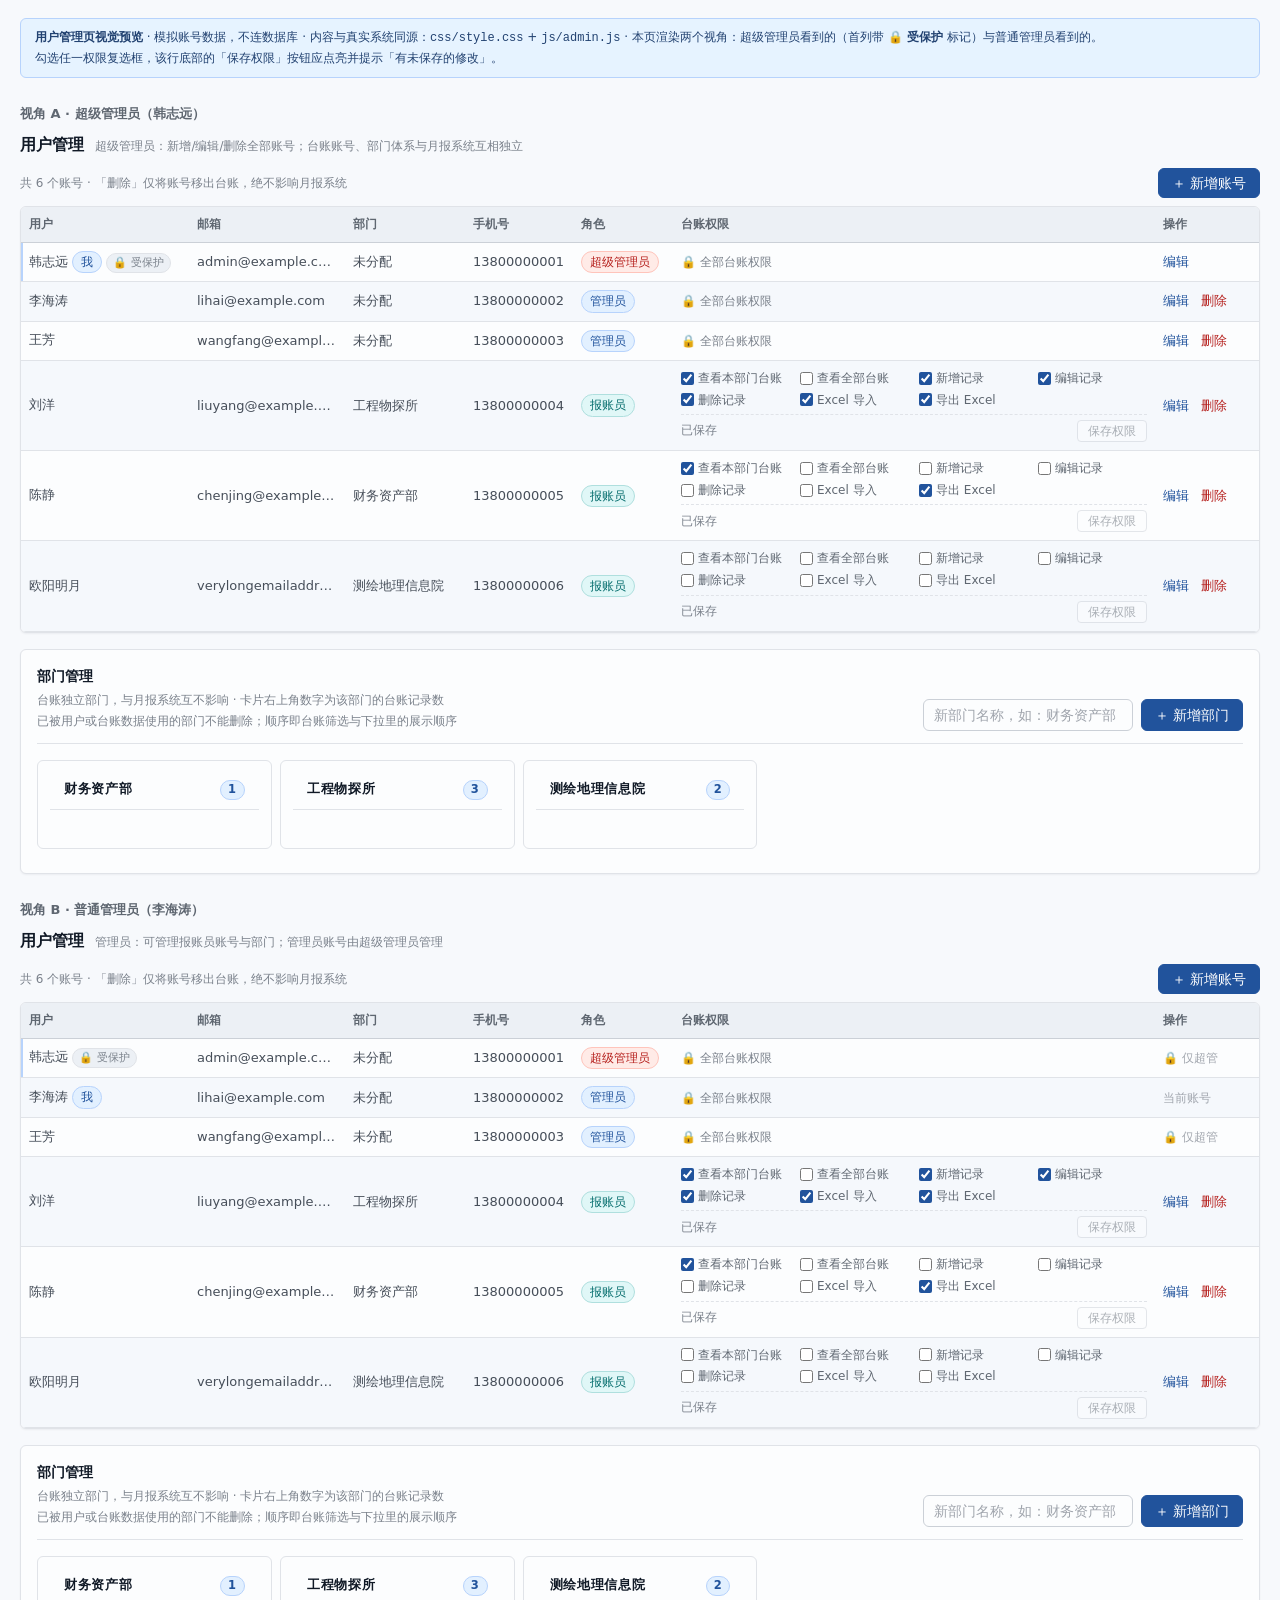
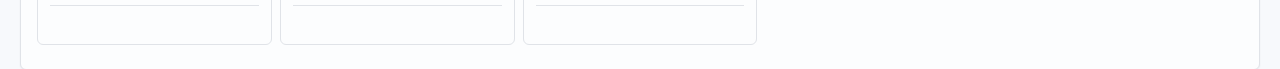
<file: docs/preview/admin-preview.html>
<!DOCTYPE html>
<html lang="zh-CN">
<head>
<meta charset="UTF-8">
<meta name="viewport" content="width=device-width, initial-scale=1">
<title>用户管理预览 · 企业应收账款台账系统</title>
<style>
/* ==========================================================================
   企业应收账款台账系统 · 样式表
   设计语言：账簿工业风 Ledger Industrial（精确 / 稳重 / 克制）
   上下文见 .impeccable.md；令牌改动请同步该文件

   分层：① 设计令牌 ② 基础与排版 ③ 原子 ④ 组件 ⑤ 响应式 ⑥ 打印
   ========================================================================== */

/* ==========================================================================
   ① 设计令牌
   ========================================================================== */
:root {
  /* — 中性色阶（冷调灰，色相偏主色 258°，避免"死灰"） — */
  --ink-950: oklch(21% 0.030 258);
  --ink-900: oklch(28% 0.028 258);   /* 侧边栏底色 */
  --ink-800: oklch(35% 0.024 258);
  --ink-700: oklch(42% 0.021 258);   /* 正文主色 */
  --ink-600: oklch(51% 0.019 258);   /* 正文次色 */
  --ink-500: oklch(60% 0.017 258);   /* 辅助文本（12px 下限） */
  --ink-400: oklch(72% 0.013 258);   /* 占位/禁用 */
  --ink-300: oklch(80% 0.012 258);   /* 深底上的文本 */
  --ink-100: oklch(93% 0.008 258);

  --line: oklch(91.5% 0.008 258);    /* 发丝分隔线 */
  --line-2: oklch(85.5% 0.012 258);  /* 强分隔线 / 控件描边 */

  --bg: oklch(96.8% 0.006 258);      /* 页面底 */
  --surface: oklch(99.4% 0.002 258); /* 卡片/表格底（非纯白） */
  --surface-2: oklch(98.1% 0.005 258); /* 斑马行 / 次级面板 */
  --surface-3: oklch(95.4% 0.008 258); /* 表头底 / 悬浮态 */

  /* — 主色：深靛蓝（区别于默认亮蓝，稳重可信） — */
  --primary: oklch(45% 0.130 258);
  --primary-600: oklch(39.5% 0.130 258);
  --primary-soft: oklch(95% 0.032 258);
  --primary-line: oklch(86% 0.065 258);

  /* — 语义色（朱砂红为唯一"警示"强调色，仅用于风险与危险操作） — */
  --danger: oklch(50% 0.185 28);
  --danger-600: oklch(43% 0.175 28);
  --danger-soft: oklch(96% 0.028 28);
  --danger-line: oklch(87% 0.070 28);

  --ok: oklch(50% 0.110 152);
  --ok-soft: oklch(96% 0.030 152);
  --ok-line: oklch(87% 0.065 152);

  --warn: oklch(52% 0.120 66);
  --warn-soft: oklch(96.5% 0.035 78);
  --warn-line: oklch(87% 0.080 78);

  --teal: oklch(47% 0.088 195);
  --teal-soft: oklch(96% 0.025 195);
  --violet: oklch(45% 0.140 300);
  --violet-soft: oklch(96% 0.025 300);

  --focus: oklch(58% 0.155 258);

  /* — 排版 — */
  --font: "PingFang SC", "HarmonyOS Sans SC", "Microsoft YaHei", "Segoe UI",
          system-ui, -apple-system, "Helvetica Neue", sans-serif;
  --t-xs: 0.75rem;      /* 12px 辅助说明 */
  --t-sm: 0.8125rem;    /* 13px 表格单元格 */
  --t-base: 0.875rem;   /* 14px 正文 */
  --t-md: 1rem;         /* 16px 页面标题 */
  --t-lg: 1.125rem;     /* 18px 区块标题 */
  --t-xl: 1.375rem;     /* 22px 弹窗标题 */
  --t-2xl: 1.75rem;     /* 28px KPI 数字 */
  --lh-tight: 1.35;
  --lh-base: 1.55;

  /* — 空间（4 的倍数，按角色取用，制造节奏而非平铺） — */
  --s1: 4px;  --s2: 8px;  --s3: 12px; --s4: 16px;
  --s5: 24px; --s6: 32px; --s7: 48px;

  /* — 圆角（收敛到三档，不再出现 8/12/14 混用） — */
  --r1: 4px; --r2: 6px; --r3: 10px; --r-pill: 999px;

  /* — 阴影：卡片靠发丝线，浮层才用阴影 — */
  --sh1: 0 1px 2px oklch(21% 0.03 258 / 0.05);
  --sh2: 0 6px 18px oklch(21% 0.03 258 / 0.10);
  --sh3: 0 18px 48px oklch(21% 0.03 258 / 0.18);

  /* — 动效：只动 transform/opacity/color，指数缓出 — */
  --ease: cubic-bezier(0.16, 1, 0.3, 1);
  --dur-f: 120ms;
  --dur: 200ms;

  /* 表格行底色（供冻结列继承，避免透明穿帮） */
  --row-bg: var(--surface);
  --row-alt: oklch(97.7% 0.006 258);   /* 斑马行：原为 surface-2（98.1%），与白底差 1.3% 实际看不出来 */
  --row-hover: oklch(96.5% 0.013 258); /* 必须比斑马行更深，否则偶数行 hover 反而变浅 */
  --row-checked: var(--primary-soft);
  --thead-bg: var(--surface-3);
  --thead-fc-bg: oklch(93.6% 0.010 258); /* 冻结区表头（比表头底再深一档，标示"这列被冻住了"） */
  --foot-bg: oklch(96.2% 0.010 258);
}

/* ==========================================================================
   ② 基础与排版
   ========================================================================== */
* { box-sizing: border-box; margin: 0; padding: 0; }
html, body { height: 100%; }
html { -webkit-text-size-adjust: 100%; }
#root { min-height: 100vh; }

body {
  font-family: var(--font);
  font-size: var(--t-base);
  line-height: var(--lh-base);
  font-kerning: normal;
  background: var(--bg);
  color: var(--ink-700);
  -webkit-font-smoothing: antialiased;
}

a { color: var(--primary); cursor: pointer; text-decoration: none; }
a:hover { text-decoration: underline; text-underline-offset: 2px; }

h1, h2, h3, h4 { color: var(--ink-950); line-height: var(--lh-tight); font-weight: 600; }
h1 { font-size: var(--t-xl); }
h2 { font-size: var(--t-md); }
h3 { font-size: var(--t-base); }

::selection { background: oklch(88% 0.06 258); color: var(--ink-950); }

/* 焦点可见性（键盘用户专用，鼠标点击不出现） */
:focus-visible {
  outline: 2px solid var(--focus);
  outline-offset: 2px;
  border-radius: var(--r1);
}
:focus:not(:focus-visible) { outline: none; }

/* ==========================================================================
   ③ 原子
   ========================================================================== */
.hidden { display: none !important; }
.muted { color: var(--ink-500); font-size: var(--t-xs); }
.ta-r { text-align: right; }
.text-danger { color: var(--danger); }
.text-ok { color: var(--ok); }
.page { display: block; }

/* ==========================================================================
   ④ 组件
   ========================================================================== */

/* ---------- 按钮 ---------- */
.btn {
  display: inline-flex; align-items: center; justify-content: center; gap: var(--s1);
  padding: 6px 13px; min-height: 30px;
  border: 1px solid var(--line-2); border-radius: var(--r2);
  background: var(--surface); color: var(--ink-700);
  font-family: var(--font); font-size: var(--t-base); line-height: 1.2;
  cursor: pointer; white-space: nowrap;
  transition: background var(--dur-f) var(--ease), border-color var(--dur-f) var(--ease),
              color var(--dur-f) var(--ease), transform var(--dur-f) var(--ease);
}
.btn:hover { border-color: var(--primary); color: var(--primary); background: var(--primary-soft); }
.btn:active { transform: translateY(1px); }
.btn:disabled, .btn[disabled] { opacity: 0.42; cursor: not-allowed; transform: none; }
.btn:disabled:hover { border-color: var(--line-2); color: var(--ink-700); background: var(--surface); }

.btn-primary { background: var(--primary); border-color: var(--primary); color: var(--surface); }
.btn-primary:hover { background: var(--primary-600); border-color: var(--primary-600); color: var(--surface); }
.btn-primary:disabled:hover { background: var(--primary); border-color: var(--primary); }

.btn-danger { background: var(--danger); border-color: var(--danger); color: var(--surface); }
.btn-danger:hover { background: var(--danger-600); border-color: var(--danger-600); color: var(--surface); }

.btn-danger-plain { color: var(--danger); border-color: var(--danger-line); background: var(--surface); }
.btn-danger-plain:hover { background: var(--danger-soft); border-color: var(--danger); color: var(--danger); }

.btn-xs { padding: 3px 9px; min-height: 24px; font-size: var(--t-xs); border-radius: var(--r1); }
.btn-sm { padding: 5px 11px; min-height: 28px; font-size: var(--t-sm); }
.btn-lg { padding: 10px 26px; min-height: 42px; font-size: var(--t-md); }
.btn-block { width: 100%; }

/* ---------- 输入控件 ---------- */
.ipt {
  padding: 6px 10px; min-height: 30px;
  border: 1px solid var(--line-2); border-radius: var(--r2);
  background: var(--surface); color: var(--ink-700);
  font-family: var(--font); font-size: var(--t-base); line-height: 1.3;
  transition: border-color var(--dur-f) var(--ease), box-shadow var(--dur-f) var(--ease);
}
.ipt::placeholder { color: var(--ink-400); }
.ipt:focus { border-color: var(--primary); box-shadow: 0 0 0 3px oklch(45% 0.13 258 / 0.13); outline: none; }
.ipt:disabled { background: var(--surface-2); color: var(--ink-500); cursor: not-allowed; }
textarea.ipt { min-height: 62px; line-height: var(--lh-base); resize: vertical; }
select.ipt { padding-right: 26px; cursor: pointer; }

/* ---------- 登录页 ---------- */
.login-wrap {
  min-height: 100vh; display: grid; place-items: center; padding: var(--s5);
  background:
    radial-gradient(120% 80% at 50% -20%, oklch(94% 0.020 258) 0%, transparent 60%),
    repeating-linear-gradient(0deg, oklch(93% 0.008 258 / 0.5) 0 1px, transparent 1px 32px),
    repeating-linear-gradient(90deg, oklch(93% 0.008 258 / 0.5) 0 1px, transparent 1px 32px),
    var(--bg);
}
.login-card {
  width: 396px; max-width: 100%;
  background: var(--surface); border: 1px solid var(--line);
  border-radius: var(--r3); padding: var(--s6) var(--s6) var(--s5);
  box-shadow: var(--sh3);
}
.login-logo {
  width: 46px; height: 46px; margin-bottom: var(--s4);
  border-radius: var(--r2); background: var(--ink-900);
  color: var(--surface); font-size: 22px; line-height: 46px; font-weight: 600;
  text-align: center; letter-spacing: 0;
}
.login-title { font-size: var(--t-lg); font-weight: 600; margin-bottom: var(--s1); letter-spacing: -0.01em; }
.login-sub { font-size: var(--t-sm); color: var(--ink-500); margin-bottom: var(--s5); }
.login-form { display: flex; flex-direction: column; gap: var(--s3); }
.login-form .form-field { gap: 5px; }
.login-foot {
  margin-top: var(--s5); padding-top: var(--s3);
  border-top: 1px solid var(--line);
  font-size: var(--t-xs); color: var(--ink-500); line-height: 1.7;
}

/* ---------- 主框架 ---------- */
.app-shell { display: flex; min-height: 100vh; }

.sidebar {
  width: 210px; flex-shrink: 0; background: var(--ink-900); color: var(--ink-300);
  display: flex; flex-direction: column; position: sticky; top: 0;
  height: 100vh; overflow-y: auto;
  border-right: 1px solid oklch(32% 0.02 258);
}
.side-brand {
  padding: var(--s5) var(--s4) var(--s4);
  font-size: 15px; font-weight: 600; color: var(--surface);
  letter-spacing: 0.02em; line-height: 1.45;
  border-bottom: 1px solid oklch(34% 0.02 258);
}
.side-nav { padding: var(--s3) var(--s2); display: flex; flex-direction: column; gap: 1px; }
.nav-item {
  display: flex; align-items: center; gap: var(--s2);
  padding: 8px var(--s3); border: none; border-radius: var(--r2);
  background: transparent; color: var(--ink-300);
  font-family: var(--font); font-size: var(--t-base); text-align: left;
  cursor: pointer; width: 100%; position: relative;
  transition: background var(--dur-f) var(--ease), color var(--dur-f) var(--ease);
}
.nav-item:hover { background: oklch(34% 0.022 258); color: var(--surface); }
.nav-item.active {
  background: oklch(36% 0.045 258); color: var(--surface); font-weight: 500;
}
.nav-item.active::before {
  content: ""; position: absolute; left: 0; top: 8px; bottom: 8px; width: 2px;
  background: oklch(72% 0.11 258); border-radius: 2px;
}
.nav-icon { width: 17px; text-align: center; opacity: 0.7; font-size: 13px; }
.nav-item.active .nav-icon { opacity: 1; }

.side-perms {
  margin-top: auto; padding: var(--s4) var(--s4) var(--s5);
  border-top: 1px solid oklch(34% 0.02 258);
}
.sp-title {
  font-size: 11px; color: oklch(72% 0.015 258);
  letter-spacing: 0.08em; text-transform: none; margin-bottom: var(--s2);
}
.perm-list { list-style: none; }
.perm-list li {
  display: flex; align-items: center; gap: 7px; padding: 2.5px 0;
  font-size: var(--t-xs); color: oklch(62% 0.014 258);
}
.perm-list li.on { color: var(--ink-300); }
.pm-icon { width: 13px; text-align: center; font-weight: 600; font-size: 11px; }
.perm-list li.on .pm-icon { color: oklch(78% 0.14 152); }
.perm-list li.off .pm-icon { color: oklch(46% 0.012 258); }

.app-main { flex: 1; min-width: 0; display: flex; flex-direction: column; }

.topbar {
  min-height: 54px; background: var(--surface); border-bottom: 1px solid var(--line);
  display: flex; align-items: center; justify-content: space-between; gap: var(--s4);
  padding: 0 var(--s5); position: sticky; top: 0; z-index: 20;
}
.topbar-left { display: flex; align-items: center; gap: var(--s2); min-width: 0; }
.topbar-title {
  font-size: var(--t-md); font-weight: 600; color: var(--ink-950);
  letter-spacing: -0.01em; white-space: nowrap; overflow: hidden; text-overflow: ellipsis;
}
.topbar-user { display: flex; align-items: center; gap: var(--s3); }
.user-dept {
  font-size: var(--t-xs); color: var(--primary); background: var(--primary-soft);
  border: 1px solid var(--primary-line); padding: 2px 10px; border-radius: var(--r-pill);
}
.user-name { font-size: var(--t-sm); font-weight: 500; color: var(--ink-700); }

.page-container { padding: var(--s4) var(--s5) var(--s7); flex: 1; min-width: 0; }
/* 台账总览：让表格吃掉剩余高度，页面上只留**一个**滚动区（就是表格卡片本身）。
   高度由 js/ledger.js 的 fitHeight() 量成 px 写进来（--x 由内联样式给出）：
   先前写 height:100% 是解析不出具体值的（上层 .app-main 的高度由内容决定），
   于是下面那句 max-height:100% 退化成 none —— 表格没有内部滚动区、整页往下滚，
   表头跟着滚走，横向滚动条被推到几千像素高的表格最底部。现在链条有确定值，
   表头 sticky 在卡片内生效，页面本身不再产生第二条滚动条。
   注意只给 #page-ledger 挂弹性链，不动 .page-container —— 否则看板等长页面
   会被压成"视口高 + 内容溢出"，容器自身的底部内边距就白给了。 */
#page-ledger:not(.hidden) {
  display: flex; flex-direction: column; min-height: 0;
}
#page-ledger #ledger-table-box { display: flex; flex-direction: column; flex: 1; min-height: 0; }
/* 表格卡片贴着数据收边（内容高就撑满、超出才出现内滚动），
   而不是拉成一个大白框、让合计行孤零零浮在中间 */
#page-ledger .table-wrap { flex: 0 1 auto; min-height: 0; max-height: 100%; }
/* 空状态没有"数据高度"可贴，若仍按内容收边就会在下方留一大片空白；
   这里让它吃掉剩余高度，把引导文案在可视区正中呈现 */
#page-ledger .table-wrap.is-empty { flex: 1 1 auto; max-height: 100%; }
.page-head { display: flex; align-items: baseline; gap: var(--s3); margin-bottom: var(--s3); flex-wrap: wrap; }
.page-head h2 { font-size: var(--t-md); font-weight: 600; letter-spacing: -0.01em; }
.page-head h3 { font-size: var(--t-base); }
.page-head .muted { flex: 1; min-width: 200px; }

/* ---------- 工具栏 / 筛选胶囊 ---------- */
.toolbar {
  display: flex; justify-content: space-between; align-items: center; gap: var(--s3);
  margin-bottom: var(--s2); flex-wrap: wrap;
}
.toolbar-left { display: flex; align-items: center; gap: var(--s2); flex-wrap: wrap; }
.toolbar-right { display: flex; gap: var(--s2); flex-wrap: wrap; }

.kw-input {
  width: 300px; padding: 6px 13px; min-height: 30px;
  border: 1px solid var(--line-2); border-radius: var(--r-pill);
  background: var(--surface); font-family: var(--font); font-size: var(--t-base); color: var(--ink-700);
  transition: border-color var(--dur-f) var(--ease), box-shadow var(--dur-f) var(--ease);
}
.kw-input::placeholder { color: var(--ink-400); }
.kw-input:focus { border-color: var(--primary); box-shadow: 0 0 0 3px oklch(45% 0.13 258 / 0.13); outline: none; }

.batch-chip {
  display: inline-flex; align-items: center; gap: var(--s1);
  background: var(--warn-soft); color: oklch(42% 0.11 66);
  border: 1px solid var(--warn-line); padding: 3px 12px; border-radius: var(--r-pill);
  font-size: var(--t-xs); font-weight: 500;
}
.batch-chip a { margin-left: var(--s1); font-weight: 600; color: inherit; }

/* 筛选条：恒定一行 chip，点开才是胶囊选项。
   原先 5 行胶囊平铺（部门一变多就 4~5 行），现在每个维度只占一个 chip，
   显示「维度名 + 当前值」，真的筛过这一维才上色。 */
.filterbar {
  display: flex; align-items: center; gap: 6px; flex-wrap: wrap;
  margin-bottom: var(--s2); min-height: 30px;
}
.fb-chip {
  display: inline-flex; align-items: center; gap: 6px; max-width: 300px;
  padding: 4px 10px; border: 1px solid var(--line-2); border-radius: var(--r-pill);
  background: var(--surface); color: var(--ink-500);
  font-family: var(--font); font-size: var(--t-xs); line-height: 1.5;
  cursor: pointer; white-space: nowrap;
  transition: background var(--dur-f) var(--ease), border-color var(--dur-f) var(--ease),
              color var(--dur-f) var(--ease);
}
.fb-lab { color: var(--ink-400); }
.fb-val {
  color: var(--ink-950); font-weight: 600; min-width: 0;
  max-width: 132px; overflow: hidden; text-overflow: ellipsis;
}
.fb-caret { font-size: 9px; opacity: 0.5; }
.fb-chip:hover { border-color: var(--primary); background: var(--primary-soft); }
.fb-chip:hover .fb-val { color: var(--primary); }
/* 默认值（部门=全部 / 结清状态=未结）保持素色：上色只表示"这一维真的筛过" */
.fb-chip.is-set { background: var(--primary-soft); border-color: var(--primary-line); }
.fb-chip.is-set .fb-val, .fb-chip.is-set .fb-lab { color: var(--primary); }
/* 选中的值在当前条件下一条也筛不出来 —— 点开就能看到每个选项的实际条数 */
.fb-chip.is-zero { background: var(--warn-soft); border-color: var(--warn-line); }
.fb-chip.is-zero .fb-val, .fb-chip.is-zero .fb-lab { color: oklch(42% 0.11 66); }
.fb-zero { font-size: 10.5px; font-weight: 700; color: oklch(42% 0.13 60); }
.fb-sum { margin-left: auto; font-size: var(--t-xs); color: var(--ink-500); }
.fb-sum b { color: var(--ink-950); font-weight: 600; font-variant-numeric: tabular-nums; }
.fb-clear { font-size: var(--t-xs); }

/* 维度选项面板：胶囊 + 「点下去能筛出几条」 */
.fb-pop {
  position: absolute; z-index: 60; width: max-content; min-width: 200px; max-width: 460px;
  background: var(--surface); border: 1px solid var(--line-2); border-radius: var(--r3);
  box-shadow: var(--sh2); overflow: hidden;
}
.fb-pop-head {
  display: flex; justify-content: space-between; align-items: baseline; gap: var(--s3);
  padding: 9px var(--s3); border-bottom: 1px solid var(--line);
  background: var(--surface-2); font-size: var(--t-sm); font-weight: 600; color: var(--ink-950);
}
.fb-pop-tip { font-size: 11.5px; font-weight: 400; color: var(--ink-500); }
.fb-search {
  display: block; margin: var(--s2) var(--s3) 0; width: calc(100% - 2 * var(--s3));
  padding: 5px 11px; border: 1px solid var(--line-2); border-radius: var(--r-pill);
  font-family: var(--font); font-size: var(--t-xs); color: var(--ink-700);
}
.fb-search:focus { border-color: var(--primary); outline: none; }
.fb-opts {
  display: flex; flex-wrap: wrap; gap: 5px; align-content: flex-start;
  padding: var(--s3); max-height: 46vh; overflow-y: auto;
}
.fb-cnt {
  margin-left: 5px; font-size: 10.5px; font-weight: 500;
  font-variant-numeric: tabular-nums; color: var(--ink-400);
}
.capsule.active .fb-cnt, .capsule.is-zero .fb-cnt { color: inherit; opacity: 0.75; }
/* 0 条的选项淡化但保留可点：它正是"这一维没错、是被别的默认条件挡住了"的证据 */
.capsule.is-zero { opacity: 0.6; }
.capsule.is-zero:hover { opacity: 1; }
.capsule {
  padding: 3px 12px; border: 1px solid var(--line-2); border-radius: var(--r-pill);
  background: var(--surface); color: var(--ink-600);
  font-family: var(--font); font-size: var(--t-xs); line-height: 1.6;
  cursor: pointer; white-space: nowrap;
  transition: background var(--dur-f) var(--ease), border-color var(--dur-f) var(--ease),
              color var(--dur-f) var(--ease);
}
.capsule:hover { border-color: var(--primary); color: var(--primary); background: var(--primary-soft); }
.capsule.active {
  background: var(--primary); border-color: var(--primary); color: var(--surface); font-weight: 500;
}
/* 默认值（全部 / 未结）被选中时用淡色：实心蓝只表示"这一维真的筛过"，
   否则 5 行胶囊各挂一颗实心蓝，颜色不再承载任何信息 */
.capsule.active.is-default {
  background: var(--primary-soft); border-color: var(--primary-line);
  color: var(--primary); font-weight: 500;
}
.capsule.active.is-default:hover {
  background: oklch(92.5% 0.042 258); border-color: var(--primary);
}

/* ---------- 表格容器 ---------- */
.table-wrap {
  background: var(--surface); border: 1px solid var(--line); border-radius: var(--r2);
  overflow: auto; box-shadow: var(--sh1); overscroll-behavior: contain;
  max-height: calc(100vh - 252px);
}
.ledger-table, .map-table, .batch-table, .admin-table, .invoice-table {
  width: 100%; border-collapse: separate; border-spacing: 0;
  font-size: var(--t-sm); font-variant-numeric: tabular-nums;
}
.ledger-table th, .ledger-table td { padding: 6px 8px; }

/* 表头：固定 + 换行 + 发丝下沿 */
.ledger-table thead th {
  position: sticky; top: 0; z-index: 5;
  background: var(--thead-bg); color: var(--ink-600);
  font-weight: 600; font-size: var(--t-xs); line-height: var(--lh-tight);
  letter-spacing: 0.01em;
  padding: 8px; white-space: normal; word-break: break-word;
  vertical-align: middle; cursor: default;
  border-bottom: 1px solid var(--line-2);
  box-shadow: inset 0 -1px 0 var(--line), 0 1px 0 oklch(21% 0.03 258 / 0.03);
}
.ledger-table thead th.ta-r { padding-right: 10px; }
th[data-sort] { cursor: pointer; user-select: none; transition: color var(--dur-f) var(--ease); }
th[data-sort]:hover { color: var(--primary); background: var(--surface-2); }
th.sorted { color: var(--primary); }
th.sorted::after { content: "▾"; margin-left: 3px; font-size: 9px; opacity: 0.8; }

/* 数据行：行底色走变量，冻结列可继承（不透明，不穿帮） */
.ledger-table tbody tr { --row-bg: var(--surface); }
.ledger-table tbody tr:nth-child(even) { --row-bg: var(--row-alt); }
.ledger-table tbody tr:hover { --row-bg: var(--row-hover); }
.ledger-table tbody tr.row-checked { --row-bg: var(--row-checked); }
.ledger-table tbody td {
  background: var(--row-bg);
  border-bottom: 1px solid var(--line);
  padding: 6px 8px;
  white-space: nowrap; overflow: hidden; text-overflow: ellipsis;
  vertical-align: middle; line-height: 1.5;
}
.ledger-table tbody tr:last-child td { border-bottom: none; }

/* 冻结列：左侧「勾选 + 序号 + 用户指定的列」，右侧「操作」。
   ⚠️ 冻结列的【实际宽度】必须与 left 偏移严格相等。
   本表是 table-layout:auto，浏览器会把声明宽度向内容最小宽度回缩
   （勾选列声明 36px、实际只画到 29px），此时只写 width 会让冻结列
   比偏移窄，两列之间露出一条正在横向滚动的单元格 —— 表现为
   「序号冻结后左边有一片空白 / 穿帮」。故宽度只定义一次，三处锁死。 */
.ledger-table {
  --fc-check: 36px;                              /* 勾选列宽 */
  --fc-idx: 40px;                                /* 序号列宽 */
  --fc-act: 104px;                               /* 操作列宽 */
  --fc-w: calc(var(--fc-check) + var(--fc-idx)); /* 冻结区总宽 */
}
.ledger-table th.col-check, .ledger-table td.col-check {
  position: sticky; left: 0; z-index: 3;
  width: var(--fc-check); min-width: var(--fc-check); max-width: var(--fc-check);
  text-align: center;
}
.ledger-table th.col-idx, .ledger-table td.col-idx {
  position: sticky; left: var(--fc-check); z-index: 3;
  width: var(--fc-idx); min-width: var(--fc-idx); max-width: var(--fc-idx);
  text-align: center; color: var(--ink-500); font-size: var(--t-xs);
  box-shadow: inset -1px 0 0 var(--line);
}
.ledger-table th.col-actions, .ledger-table td.col-actions {
  position: sticky; right: 0; z-index: 3;
  width: var(--fc-act); min-width: var(--fc-act); max-width: var(--fc-act);
  box-shadow: inset 1px 0 0 var(--line);
}
.ledger-table thead th.col-check, .ledger-table thead th.col-idx,
.ledger-table thead th.col-actions, .ledger-table thead th.is-frozen { z-index: 8; }
/* 冻住的列：表头底色再深一档，与右侧滑动区分开 */
.ledger-table thead th.col-check, .ledger-table thead th.col-idx,
.ledger-table thead th.is-frozen { background: var(--thead-fc-bg); }

/* 用户自定义的左侧冻结列（「列设置」里指定，顺序即渲染顺序）。
   left 偏移由 js/ledger.js 的 syncFrozen() 按【实测宽度】生成
   （`.ledger-table .fz-i { left: … }` 写进 <style id="cfz-style">），
   这里只负责"粘住 + 表头底色 + 最后一列投影"。
   万一生成样式缺失，left 为 auto → 退化成不粘的普通单元格，不会压列。 */
.ledger-table th.is-frozen, .ledger-table td.is-frozen { position: sticky; z-index: 3; }

/* 横向滚动提示：只在确实还有内容被滚出去的一侧投影（类名由 ledger.js 的 syncOverflow 维护）。
   投影挂在"冻结区最后一列"上（用户没设冻结列时就是序号列），而不是写死 col-idx ——
   否则冻结了别的列之后，投影会出现在表格中间。 */
.table-wrap.is-scrolled .ledger-table .is-fz-last {
  box-shadow: inset -1px 0 0 var(--line), 12px 0 14px -12px oklch(21% 0.03 258 / 0.22);
}
.table-wrap.has-more .ledger-table th.col-actions,
.table-wrap.has-more .ledger-table td.col-actions {
  box-shadow: inset 1px 0 0 var(--line), -12px 0 14px -12px oklch(21% 0.03 258 / 0.22);
}

.col-actions { text-align: center; white-space: nowrap; }
.col-actions a { margin: 0 5px; font-size: var(--t-xs); }
.link-danger { color: var(--danger); }

/* 单元格语义 */
.td-money { font-variant-numeric: tabular-nums; letter-spacing: 0.005em; }
.td-money.owed { color: var(--danger); font-weight: 600; }
.td-money.neg { color: var(--danger); }
.td-date { color: var(--ink-600); font-variant-numeric: tabular-nums; }
/* 归属部门是「归属」类属性，不是内容主体 —— 压一档灰度，避免和项目名称/客户名称抢视线 */
.td-dept { color: var(--ink-600); }
/* 没有归属部门的记录：用警示色标出来，别让「未指定」混在其它单元格里看不见 */
.td-dept.is-none { color: var(--warn); font-style: italic; }
.td-name { line-height: 1.45; white-space: normal; word-break: break-word; }
/* 合计行：原本只有金额格带底纹，中间一格一格是透明的，视觉上像一条
   「断成几截的空白带」；改为整条铺满，并固定在表格底部当作实时合计条 */
.ledger-table tfoot td {
  position: sticky; bottom: 0; z-index: 4;
  background: var(--foot-bg);
  border-top: 1px solid var(--line-2);
  box-shadow: inset 0 1px 0 var(--line);
}
.td-foot { font-weight: 600; color: var(--ink-950); }
.ledger-table tfoot td.td-foot-label {
  left: 0; z-index: 6;
  font-weight: 600; color: var(--ink-600);
  box-shadow: inset 0 1px 0 var(--line), inset -1px 0 0 var(--line);
}
.table-wrap.is-scrolled .ledger-table tfoot td.td-foot-label {
  box-shadow: inset 0 1px 0 var(--line), inset -1px 0 0 var(--line),
              12px 0 14px -12px oklch(21% 0.03 258 / 0.22);
}
.empty-cell {
  text-align: center; color: var(--ink-500); padding: var(--s7) var(--s4) !important;
  font-size: var(--t-sm); line-height: 1.9; background: var(--surface);
}
.empty-cell::before {
  content: "▤"; display: block; margin: 0 auto var(--s3);
  width: 36px; height: 36px; line-height: 34px;
  font-size: 15px; color: var(--ink-400);
  border: 1px solid var(--line-2); border-radius: var(--r2); background: var(--surface-2);
}
.empty-cell b { color: var(--ink-700); font-weight: 600; }
/* 台账空状态用独立面板：这张表宽可达 3000px+，
   <td colspan="N"> 里的居中内容会落在整表中点（可视区之外），等于一片空白 */
.table-wrap.is-empty {
  display: flex; align-items: center; justify-content: center;
  min-height: 220px; padding: var(--s6) var(--s4);
}
.empty-state { text-align: center; max-width: 440px; }
.es-badge {
  display: block; width: 40px; height: 40px; margin: 0 auto var(--s3);
  line-height: 38px; font-size: 17px; color: var(--ink-400);
  border: 1px solid var(--line-2); border-radius: var(--r2); background: var(--surface-2);
}
.es-title { font-size: var(--t-base); font-weight: 600; color: var(--ink-700); }
.es-hint { margin-top: 6px; font-size: var(--t-sm); color: var(--ink-500); line-height: 1.75; }
/* 「当前条件下没有记录」时的快捷放行按钮：把挡路的那个筛选条件一键松开，
   省得用户自己对着一排筛选条件猜是哪一项把数据挡住了 */
.es-actions { display: flex; flex-direction: column; align-items: center; gap: 6px; margin-top: var(--s3); }
.table-status {
  display: flex; align-items: baseline; gap: var(--s3);
  margin-top: var(--s2); padding: 0 2px;
  font-size: var(--t-xs); color: var(--ink-500);
}
.table-status .ts-right { margin-left: auto; color: var(--ink-400); }
.table-status b { color: var(--ink-700); font-weight: 600; font-variant-numeric: tabular-nums; }
/* .row-admin 的整行粉色底已移除：斑马行 + 首列竖标记已足够，染色反而形成色块 */
.att-has { color: var(--primary); font-weight: 500; }

/* ---------- 标签 ---------- */
.tag {
  display: inline-block; padding: 1px 8px; border-radius: var(--r-pill);
  font-size: 11.5px; line-height: 1.6; font-weight: 500;
  border: 1px solid transparent; white-space: nowrap;
}
.tag-blue   { background: var(--primary-soft); color: var(--primary); border-color: var(--primary-line); }
.tag-green  { background: var(--ok-soft);      color: var(--ok);      border-color: var(--ok-line); }
.tag-teal   { background: var(--teal-soft);    color: var(--teal);    border-color: oklch(87% 0.05 195); }
.tag-gray   { background: var(--surface-3);    color: var(--ink-600);  border-color: var(--line); }
.tag-red    { background: var(--danger-soft);  color: var(--danger);  border-color: var(--danger-line); }
.tag-orange { background: var(--warn-soft);    color: var(--warn);    border-color: var(--warn-line); }
/* 兼容历史类名（超期预警） */
.tag-settled { background: var(--ok-soft); color: var(--ok); border-color: var(--ok-line); }
.tag-overdue { background: var(--danger-soft); color: var(--danger); border-color: var(--danger-line); font-weight: 600; }
.tag-soon    { background: var(--warn-soft); color: var(--warn); border-color: var(--warn-line); }
.tag-ok      { background: var(--surface-3); color: var(--ink-600); border-color: var(--line); }
.tag-none    { background: transparent; color: var(--ink-500); }

/* ---------- 弹窗 ---------- */
.modal-mask {
  position: fixed; inset: 0; z-index: 100;
  background: oklch(21% 0.03 258 / 0.42);
  display: flex; align-items: center; justify-content: center;
  padding: var(--s5); animation: mask-in var(--dur) var(--ease);
}
.modal {
  background: var(--surface); border: 1px solid var(--line); border-radius: var(--r3);
  width: 640px; max-width: 96vw; max-height: 90vh;
  display: flex; flex-direction: column; box-shadow: var(--sh3);
  animation: modal-in var(--dur) var(--ease);
}
@keyframes mask-in { from { opacity: 0; } to { opacity: 1; } }
@keyframes modal-in {
  from { opacity: 0; transform: translateY(6px) scale(0.985); }
  to { opacity: 1; transform: none; }
}
.modal-sm { width: 400px; }
.modal-lg { width: 780px; }
.modal-xl { width: min(1060px, 96vw); }
.modal-xl .modal-body { max-height: calc(100vh - 200px); overflow-y: auto; }
.modal-header {
  padding: var(--s4) var(--s5); font-size: var(--t-base); font-weight: 600; color: var(--ink-950);
  border-bottom: 1px solid var(--line);
  display: flex; justify-content: space-between; align-items: center; gap: var(--s4);
}
.modal-close {
  cursor: pointer; font-size: 20px; line-height: 1; color: var(--ink-400);
  width: 26px; height: 26px; display: inline-flex; align-items: center; justify-content: center;
  border-radius: var(--r1); transition: background var(--dur-f) var(--ease), color var(--dur-f) var(--ease);
}
.modal-close:hover { background: var(--surface-3); color: var(--ink-950); }
.modal-tabs { display: flex; gap: var(--s1); padding: var(--s2) var(--s4) 0; border-bottom: 1px solid var(--line); }
.mtab {
  padding: 8px 15px; border: none; background: transparent; cursor: pointer;
  font-family: var(--font); font-size: var(--t-base); color: var(--ink-500);
  border-bottom: 2px solid transparent; border-radius: var(--r1) var(--r1) 0 0;
  transition: color var(--dur-f) var(--ease), border-color var(--dur-f) var(--ease);
}
.mtab:hover { color: var(--primary); }
.mtab.active { color: var(--primary); border-bottom-color: var(--primary); font-weight: 600; }
.modal-body { padding: var(--s4) var(--s5); overflow-y: auto; }
.modal-footer {
  padding: var(--s3) var(--s5); border-top: 1px solid var(--line);
  display: flex; justify-content: flex-end; gap: var(--s2); background: var(--surface-2);
  border-radius: 0 0 var(--r3) var(--r3);
}
.confirm-msg { line-height: 1.8; color: var(--ink-700); }

/* ---------- 表单 ---------- */
.form-grid { display: grid; grid-template-columns: 1fr 1fr; gap: var(--s3) var(--s4); }
.form-field { display: flex; flex-direction: column; gap: 5px; min-width: 0; }
.form-full { grid-column: 1 / -1; margin-top: var(--s3); }
.ff-label { font-size: var(--t-xs); color: var(--ink-600); letter-spacing: 0.01em; }
.form-hint { font-size: var(--t-xs); color: var(--ink-500); margin-top: var(--s3); line-height: 1.7; }
.ff-dept { grid-column: 1 / -1; max-width: 320px; }
.form-sec { padding: 2px 0 var(--s4); border-bottom: 1px solid var(--line); }
.form-sec:last-of-type { border-bottom: none; }
.form-sec-title {
  font-size: var(--t-sm); font-weight: 600; color: var(--ink-950);
  margin: var(--s4) 0 var(--s3); display: flex; align-items: center; gap: var(--s2);
}
.form-sec-title::before {
  content: ""; width: 3px; height: 13px; border-radius: 2px; background: var(--primary);
  flex-shrink: 0;
}
.form-sec-tag {
  font-size: 11px; font-weight: 400; color: var(--primary);
  background: var(--primary-soft); border: 1px solid var(--primary-line);
  border-radius: var(--r-pill); padding: 1px 8px;
}
.form-sec-tag.warn { color: var(--warn); background: var(--warn-soft); border-color: var(--warn-line); }

/* 锁定字段（部门账号不可编辑） */
.ff-locked .ipt { background: var(--surface-3); color: var(--ink-400); cursor: not-allowed; }
.ff-locked .ff-label { color: var(--ink-400); }
.lock-banner {
  font-size: var(--t-sm); color: oklch(42% 0.10 66);
  background: var(--warn-soft); border: 1px solid var(--warn-line);
  border-left: 3px solid var(--warn);
  border-radius: var(--r2); padding: var(--s2) var(--s3); margin-bottom: var(--s2);
  line-height: 1.7;
}

/* 实时计算条（账内 / 账外 / 余额） */
.calc-bar {
  display: flex; gap: var(--s5); flex-wrap: wrap;
  background: var(--surface-2); border: 1px solid var(--line);
  border-radius: var(--r2); padding: var(--s3) var(--s4); margin-top: var(--s3);
  border-left: 3px solid var(--primary);
}
.calc-bar span {
  font-size: var(--t-xs); color: var(--ink-500);
  display: flex; align-items: baseline; gap: 6px;
}
.calc-bar b {
  font-size: 15px; color: var(--ink-950); font-weight: 600;
  font-variant-numeric: tabular-nums; letter-spacing: 0.005em;
}
.calc-bar i { font-size: 11px; font-style: normal; color: var(--ink-400); }

.editor-error {
  color: var(--danger); background: var(--danger-soft);
  border: 1px solid var(--danger-line); border-left: 3px solid var(--danger);
  border-radius: var(--r2); padding: var(--s2) var(--s3);
  font-size: var(--t-sm); margin-top: var(--s3); line-height: 1.7;
}

/* select + 其他自由填写 */
.sel-free { display: flex; flex-direction: column; gap: 6px; }

/* ---------- 导入 ---------- */
.file-pick {
  border: 1px dashed var(--line-2); border-radius: var(--r3);
  padding: var(--s6) var(--s5); text-align: center; color: var(--ink-500);
  cursor: pointer; margin-bottom: var(--s4);
  transition: border-color var(--dur) var(--ease), background var(--dur) var(--ease),
              color var(--dur) var(--ease);
}
.file-pick:hover, .file-pick.drag {
  border-color: var(--primary); background: var(--primary-soft); color: var(--primary);
}
.file-pick .muted { display: block; margin-top: 4px; }
.fp-icon { font-size: 26px; margin-bottom: var(--s2); color: var(--ink-400); line-height: 1; }
.file-pick:hover .fp-icon, .file-pick.drag .fp-icon { color: var(--primary); }
.import-opts { margin-top: var(--s1); }
.import-step { display: flex; flex-direction: column; }
.import-meta { margin-bottom: var(--s2); font-size: var(--t-base); color: var(--ink-700); }
.import-meta b { color: var(--ink-950); }
.map-wrap { max-height: 320px; }
.map-table th, .map-table td { padding: 7px 10px; border-bottom: 1px solid var(--line); text-align: left; }
.map-table thead th {
  background: var(--thead-bg); font-size: var(--t-xs); color: var(--ink-600);
  position: sticky; top: 0; font-weight: 600;
}
.map-src { font-weight: 500; color: var(--ink-700); }
.map-sample { color: var(--ink-500); font-size: var(--t-xs); }
.map-table tr.map-miss td { background: var(--warn-soft); }
.map-select { width: 100%; padding: 4px 8px; }

/* 部门归属预检（导入第 3 步）：匹配不上的部门名在这里就地指定归属 */
.dept-check {
  margin: var(--s3) 0 var(--s1); padding: var(--s2) var(--s3);
  border: 1px solid var(--line); border-left: 3px solid var(--primary);
  border-radius: var(--r2); background: var(--surface-2);
  font-size: var(--t-sm); line-height: 1.7; color: var(--ink-700);
}
.dept-check.is-ok {
  color: oklch(42% 0.09 152); background: var(--ok-soft);
  border-color: var(--ok-line); border-left-color: var(--ok);
}
.dept-check.is-warn {
  color: oklch(42% 0.10 66); background: var(--warn-soft);
  border-color: var(--warn-line); border-left-color: var(--warn);
}
.dchk-title { font-weight: 600; }
.dchk-hint { color: var(--ink-600); font-size: var(--t-xs); margin-top: 2px; }
.dchk-hint a { color: var(--primary); cursor: pointer; font-weight: 500; }
.dchk-row { display: flex; align-items: center; gap: var(--s2); margin-top: 6px; }
.dchk-name {
  /* 0 1 auto 而不是 1 1 auto：部门名普遍只有 3~6 字，让它撑满整行会把
     「N 行」推到最右边、和名字之间隔出一大片空白。改成按内容收边，
     多余空间交给下拉的 margin-left:auto 吸收。 */
  flex: 0 1 auto; min-width: 0; font-weight: 500; color: var(--ink-950);
  overflow: hidden; text-overflow: ellipsis; white-space: nowrap;
}
.dchk-cnt { flex: 0 0 auto; font-size: var(--t-xs); color: var(--ink-500); font-variant-numeric: tabular-nums; }
.dchk-sel { flex: 0 0 auto; width: 200px; margin-left: auto; padding: 3px 8px; }
.dchk-row.is-set .dchk-name { color: var(--ok); }
.done-dept { text-align: left; max-width: 100%; margin-top: var(--s1); }

/* 导入预览表：列多（19 列）且表头长，让表头不换行、随表格横向滚动，
   否则「合同金额（自动带入决算）」这类长表头会被挤成 5 行，比数据还占地方。
   只约束 th —— td 里有项目名称/备注这类长文本，放开让它们正常收缩。 */
.import-step .ledger-table th { white-space: nowrap; }

.import-done { align-items: center; padding: var(--s5) 0 var(--s2); }
.done-icon {
  width: 52px; height: 52px; border-radius: 50%; font-size: 24px; font-weight: 600;
  display: flex; align-items: center; justify-content: center; margin-bottom: var(--s3);
}
.done-icon.ok { background: var(--ok-soft); color: var(--ok); }
.done-icon.warn { background: var(--warn-soft); color: var(--warn); }
.done-title { font-size: var(--t-lg); font-weight: 600; margin-bottom: var(--s1); color: var(--ink-950); }
.done-stats { margin-bottom: var(--s4); color: var(--ink-600); }
.loading-hint {
  color: var(--ink-500); padding: var(--s5) 0; text-align: center; font-size: var(--t-sm);
}
.loading-hint::after {
  content: ""; display: inline-block; width: 14px; height: 14px; margin-left: 8px;
  vertical-align: -2px; border: 2px solid var(--line-2); border-top-color: var(--primary);
  border-radius: 50%; animation: spin 0.7s linear infinite;
}
@keyframes spin { to { transform: rotate(360deg); } }

/* ---------- 明细表（开票 / 回款 / 附件） ---------- */
.invoice-summary {
  display: flex; align-items: center; gap: var(--s3); flex-wrap: wrap;
  margin-bottom: var(--s3);
  background: var(--surface-2); border: 1px solid var(--line); border-radius: var(--r2);
  padding: var(--s2) var(--s3);
}
.invoice-summary .muted { font-size: var(--t-xs); }
.invoice-table th, .invoice-table td {
  padding: 6px 10px; border-bottom: 1px solid var(--line); text-align: left;
}
.invoice-table thead th {
  background: var(--thead-bg); font-size: var(--t-xs); color: var(--ink-600); font-weight: 600;
}
.invoice-table tbody tr:hover td { background: var(--row-hover); }
.invoice-table tbody tr:last-child td { border-bottom: none; }
.invoice-table { font-variant-numeric: tabular-nums; }
.invoice-add { display: flex; gap: var(--s2); margin-top: var(--s3); flex-wrap: wrap; align-items: center; }
.att-table td, .att-table th { vertical-align: middle; }

/* 附件上传 */
.att-upload { display: flex; gap: var(--s2); align-items: center; flex-wrap: wrap; margin-bottom: var(--s3); }
.att-progress {
  flex-basis: 100%; height: 5px; background: var(--surface-3);
  border-radius: var(--r-pill); overflow: hidden;
}
.att-progress-bar {
  height: 100%; width: 0; background: var(--primary); border-radius: var(--r-pill);
  transition: width var(--dur) var(--ease);
}
.att-has { color: var(--primary); font-weight: 500; }

/* ---------- 导出汇总表弹窗 ---------- */
.exp-scope {
  display: flex; gap: var(--s5); flex-wrap: wrap; align-items: center;
  font-size: var(--t-sm); color: var(--ink-600);
  background: var(--surface-2); border: 1px solid var(--line); border-radius: var(--r2);
  padding: var(--s3); margin-bottom: var(--s3);
}
.exp-scope label { display: inline-flex; align-items: center; gap: 5px; cursor: pointer; }
.exp-scope input { accent-color: var(--primary); cursor: pointer; }
.exp-total-row {
  display: flex; align-items: center; gap: 6px;
  font-size: var(--t-sm); color: var(--ink-600);
  margin: var(--s2) 0; cursor: pointer; line-height: 1.7;
}
.exp-total-row input { accent-color: var(--primary); cursor: pointer; flex-shrink: 0; }
.exp-total-row:hover { color: var(--primary); }
.exp-fields-head {
  display: flex; align-items: baseline; justify-content: space-between; gap: var(--s3);
  margin: var(--s4) 0 var(--s2); padding-bottom: var(--s2);
  border-bottom: 1px solid var(--line);
  font-size: var(--t-sm); font-weight: 600; color: var(--ink-950);
}
.exp-fields-ops { font-size: var(--t-xs); font-weight: 400; color: var(--ink-500); }
.exp-fields-ops a { margin: 0 2px; }
.exp-fields {
  display: grid; grid-template-columns: repeat(auto-fill, minmax(168px, 1fr));
  gap: 2px var(--s3); max-height: 300px; overflow-y: auto;
  padding: var(--s1) 0;
}
.exp-field {
  display: flex; align-items: center; gap: 6px;
  padding: 3px 4px; border-radius: var(--r1);
  font-size: var(--t-sm); color: var(--ink-700); cursor: pointer;
  transition: background var(--dur-f) var(--ease), color var(--dur-f) var(--ease);
}
.exp-field:hover { background: var(--surface-2); color: var(--primary); }
.exp-field input { accent-color: var(--primary); cursor: pointer; flex-shrink: 0; }

/* ---------- 选项管理 ---------- */
/* 双栏面板：左栏是类别索引（导航），右栏是当前类别的选项编辑区。
   为什么不用「12 个胶囊排一行」：类别名长短不一（最宽「单位（债权单位）」122px），
   横排要占满 1156px，且胶囊塞不下「项数」和「是否已自定义」这两个信息 ——
   而财务最需要知道的就是「哪些类别还只是内置默认、没落过库」。
   竖排还有个好处：这一页元素极少，横排时内容只占顶部约 40%，下方近半屏是空白。

   ⚠ 但「竖排把高度用起来」不等于「把面板撑满视口」。早期给 #page-dict 写了
   height:100%，百分比链因此解析出确定值，.dict-panel 被撑到满屏（实测 792px）；
   而本页内容常常只有 4~6 行选项，右栏下方就空出 506px，看着像没渲染完。
   现在面板按内容定高，长列表交给 .dm-body 自己滚，右栏空白由底部一致性卡片收尾。
   flex-basis 用 auto 而不是 0：父容器高是 auto，basis:0 会把面板的可算高度算成 0。 */
#page-dict:not(.hidden) { display: flex; flex-direction: column; min-height: 0; }
#page-dict .dict-panel { flex: 1 1 auto; min-height: 0; }

.dict-panel {
  display: grid; grid-template-columns: 212px minmax(0, 1fr);
  background: var(--surface); border: 1px solid var(--line); border-radius: var(--r2);
  box-shadow: var(--sh1); overflow: hidden; min-height: 360px;
}

/* — 左栏：类别索引 — */
.dict-cats {
  display: flex; flex-direction: column; min-height: 0;
  background: var(--surface-2); border-right: 1px solid var(--line);
}
.dc-head {
  display: flex; align-items: center; justify-content: space-between;
  padding: 9px 14px; border-bottom: 1px solid var(--line);
  font-size: var(--t-xs); font-weight: 600; color: var(--ink-500); letter-spacing: 0.06em;
}
.dc-total { font-weight: 400; color: var(--ink-400); font-variant-numeric: tabular-nums; }
.dc-list { flex: 1; min-height: 0; overflow-y: auto; overflow-x: hidden; padding: var(--s1) 0; }
/* 行高 29px（原 33px）：这 12 行是导航而不是内容，类别名最长 4 个字，33px 偏松；
   而且左栏高度直接决定面板高度 —— 12 行 396px 比右栏的选项表高出一大截，
   面板被左栏顶高后，右栏下方就空出一块（实测 94px）。压紧后降到 ~42px。
   29px 仍在可点击下限（WCAG 2.5.8：24px）之上。 */
.dc-item {
  display: flex; align-items: center; gap: var(--s2); width: 100%;
  padding: 5px 14px; border: none; border-left: 2px solid transparent;
  background: none; color: var(--ink-700);
  font-family: var(--font); font-size: var(--t-sm); line-height: 1.5; text-align: left;
  cursor: pointer;
  transition: background var(--dur-f) var(--ease), color var(--dur-f) var(--ease),
              border-color var(--dur-f) var(--ease);
}
.dc-item:hover { background: var(--surface-3); color: var(--primary); }
.dc-item.is-active {
  background: var(--primary-soft); border-left-color: var(--primary);
  color: var(--primary); font-weight: 600;
}
.dc-name { flex: 1; min-width: 0; overflow: hidden; text-overflow: ellipsis; white-space: nowrap; }
/* 项数固定宽度右对齐：否则「4」和「15」宽度不同，名称列会跟着前后差几像素，
   12 行的左缘看起来就会参差 */
.dc-num { width: 22px; flex-shrink: 0; text-align: right; font-size: var(--t-xs); color: var(--ink-400); font-variant-numeric: tabular-nums; }
.dc-item.is-active .dc-num { color: var(--primary); }
/* 已自定义（已在 ar_dict 落库）用实心点，内置默认用空心点 */
.dc-dot {
  width: 6px; height: 6px; border-radius: 50%; flex-shrink: 0;
  border: 1px solid var(--ink-300); background: transparent;
}
.dc-dot.is-db { background: var(--primary); border-color: var(--primary); }
.dc-legend {
  display: flex; gap: var(--s3); flex-wrap: wrap;
  padding: 8px 14px; border-top: 1px solid var(--line);
  font-size: 11px; color: var(--ink-400);
}
.dc-legend span { display: inline-flex; align-items: center; gap: 5px; }

/* — 右栏：当前类别编辑区 — */
.dict-main { display: flex; flex-direction: column; min-height: 0; }
.dm-head {
  display: flex; align-items: center; gap: var(--s2); flex-wrap: wrap;
  padding: 10px 16px; border-bottom: 1px solid var(--line);
}
.dm-head h3 { font-size: var(--t-base); }
.dm-count { margin-left: auto; font-size: var(--t-xs); color: var(--ink-500); font-variant-numeric: tabular-nums; }
.dm-warn {
  display: inline-flex; align-items: center; gap: 6px;
  font-size: var(--t-xs); font-weight: 500; color: var(--warn);
}
.dm-warn::before {
  content: ""; width: 5px; height: 5px; border-radius: 50%;
  background: var(--warn); box-shadow: 0 0 0 3px oklch(52% 0.12 66 / 0.16);
}
/* flex 竖排是为了让底部的一致性卡片（.dm-consist，在 .dm-body 之外）能贴住底缘；
   max-height 保证选项多时在卡片内部滚 —— 表头的 sticky 靠的正是这个滚动容器。
   380px ≈ 顶栏 + 页头 + 面板头 + 一致性卡片 + 底部按钮区的合计高度，
   留够这些之后面板才不会顶出视口（实测 15 行时右栏正好用满且页面无第二条滚动条）。 */
.dm-body {
  flex: 1; min-height: 0; overflow: auto;
  display: flex; flex-direction: column;
  max-height: max(240px, calc(100vh - 380px));
}
.dict-table { flex-shrink: 0; }

/* — 选项表 — */
.dict-table {
  width: 100%; border-collapse: separate; border-spacing: 0;
  font-size: var(--t-sm); font-variant-numeric: tabular-nums;
}
.dict-table thead th {
  position: sticky; top: 0; z-index: 2;
  background: var(--thead-bg); color: var(--ink-600);
  font-size: var(--t-xs); font-weight: 600; letter-spacing: 0.01em;
  text-align: left; padding: 7px 12px;
  box-shadow: inset 0 -1px 0 var(--line-2);
}
.dict-table tbody td { border-bottom: 1px solid var(--line); }
.dict-table tbody tr:last-child td { border-bottom: none; }
.dict-table tbody tr:hover td,
.dict-table tbody tr:focus-within td { background: var(--row-hover); }
.dict-table .dt-idx {
  width: 46px; text-align: right; padding: 8px 6px 8px 12px;
  color: var(--ink-400); font-size: var(--t-xs);
}
.dict-table thead .dt-idx, .dict-table thead .dt-act { text-align: right; }
.dict-table .dt-act { width: 118px; padding: 4px 10px; }
.dict-table .dt-val { padding: 0; }
/* 「在用」列：本选项被多少条台账（或附件）引用。
   0 用一条空槽加灰「—」表示 —— 空槽本身就是「从未使用」的信号。
   细条按本类别最高用量归一，只用于读数量级，不是精确图表。 */
.dict-table .dt-use { width: 132px; padding: 8px 10px; }
.du-cell { display: flex; align-items: center; gap: 8px; }
.du-meter { flex: 1; min-width: 24px; height: 4px; border-radius: 2px; background: var(--surface-3); overflow: hidden; }
.du-meter > i { display: block; height: 100%; border-radius: 2px; background: var(--primary); }
.du-n {
  flex-shrink: 0; width: 34px; text-align: right;
  font-size: var(--t-xs); color: var(--ink-600); font-variant-numeric: tabular-nums;
}
.du-n.is-zero { color: var(--ink-300); }
/* 输入框默认"隐形"——看起来就是一行文本（像账簿里的条目）。
   4 行 4 个 32px 描边输入框堆在一起是"一堆表单框"，噪音远大于信息；
   hover 只为提示"这里能打字"，不改变行本身的观感。
   line-height 用绝对值而非 1.5：13px×1.5=19.5 会让行高在 38/39 之间跳，
   表格边框看起来一深一浅。 */
.dict-item {
  display: block; width: 100%;
  padding: 8px 11px; margin: 0;
  border: 1px solid transparent; border-radius: var(--r1);
  background: transparent; color: var(--ink-700);
  font-family: var(--font); font-size: var(--t-sm); line-height: 20px;
  transition: background var(--dur-f) var(--ease), border-color var(--dur-f) var(--ease),
              box-shadow var(--dur-f) var(--ease);
}
.dict-item:hover { border-color: var(--line-2); background: var(--surface); }
.dict-item:focus {
  border-color: var(--primary); background: var(--surface);
  box-shadow: 0 0 0 3px oklch(45% 0.13 258 / 0.13); outline: none;
}
.dict-empty { padding: var(--s6) var(--s4) !important; text-align: center; line-height: 1.9; }
.dict-empty b { display: block; color: var(--ink-700); font-weight: 600; }
.dict-empty span { color: var(--ink-500); font-size: var(--t-xs); }
.dict-empty::before {
  content: "▤"; display: block; margin: 0 auto var(--s3);
  width: 34px; height: 34px; line-height: 32px;
  font-size: 14px; color: var(--ink-400);
  border: 1px solid var(--line-2); border-radius: var(--r2); background: var(--surface-2);
}

/* — 底部：与台账数据的一致性 区（数据里在用、选项表里没有的值）—
   这一块同时解决两件事：把「孤儿值」摆到财务眼前，以及让右栏下缘不再是空白。
   margin-top:auto 把它压到右栏底缘，选项只有 4~6 行时也不会飘在中间。 */
.dm-consist {
  margin-top: auto;
  border-top: 1px solid var(--line);
  background: var(--surface-2);
  padding: 10px 16px 12px;
}
.du-head { display: flex; align-items: baseline; gap: var(--s2); flex-wrap: wrap; margin-bottom: 7px; }
.du-head b { font-size: var(--t-xs); font-weight: 600; color: var(--ink-600); letter-spacing: 0.04em; }
.du-scope {
  font-size: 11px; color: var(--ink-400);
  padding: 0 6px; border-radius: 999px; border: 1px dashed var(--line-2);
}
.du-sum { margin-left: auto; font-size: var(--t-xs); color: var(--ink-500); font-variant-numeric: tabular-nums; }
.du-note { margin: 0; font-size: var(--t-xs); line-height: 1.8; color: var(--ink-500); }
.du-ok { display: flex; align-items: center; gap: 6px; margin: 0; font-size: var(--t-xs); color: var(--ok); }
.du-ok::before { content: "✓"; font-weight: 700; }
.du-alert {
  margin-bottom: var(--s2); padding: 6px 10px;
  font-size: var(--t-xs); line-height: 1.75;
  color: oklch(42% 0.10 66); background: var(--warn-soft);
  border: 1px solid var(--warn-line); border-radius: var(--r2);
}
.du-list {
  list-style: none; margin: 0; padding: 0;
  display: flex; flex-direction: column; gap: 4px;
  max-height: 168px; overflow-y: auto;
}
.du-row {
  display: flex; align-items: center; gap: var(--s2);
  padding: 4px 6px 4px 10px; border-radius: var(--r1);
  background: var(--surface); border: 1px solid var(--line);
  font-size: var(--t-xs);
}
.du-row.is-opt { border-color: var(--warn-line); background: var(--warn-soft); }
.du-val { flex: 1; min-width: 0; overflow: hidden; text-overflow: ellipsis; white-space: nowrap; color: var(--ink-700); }
.du-src {
  flex-shrink: 0; padding: 0 6px; border-radius: 999px;
  border: 1px solid var(--line); background: var(--surface-2); color: var(--ink-500);
}
.du-row.is-opt .du-src { border-color: var(--warn-line); background: transparent; color: var(--warn); }
.du-cnt { flex-shrink: 0; color: var(--ink-500); font-variant-numeric: tabular-nums; }
.du-row .btn { flex-shrink: 0; }
.du-tip { margin: var(--s2) 0 0; font-size: 11px; line-height: 1.75; color: var(--ink-400); }

/* 操作按钮：旧版是 12×14px 的裸文本链接，三个紧挨着 —— 远低于 24×24 的可点击下限，
   而且「上移」和「删除」只差十几像素，误点后一保存就真的删掉了。
   删除额外左移一档：把"改顺序"和"不可逆"分成两组，手感上也分开。 */
.dt-acts { display: flex; align-items: center; justify-content: flex-end; gap: 2px; }
.iconbtn {
  display: inline-flex; align-items: center; justify-content: center;
  width: 26px; height: 26px; flex-shrink: 0; padding: 0;
  border: 1px solid transparent; border-radius: var(--r1);
  background: transparent; color: var(--ink-500);
  font-family: var(--font); font-size: 13px; line-height: 1;
  cursor: pointer;
  transition: background var(--dur-f) var(--ease), border-color var(--dur-f) var(--ease),
              color var(--dur-f) var(--ease);
}
.iconbtn.is-del { margin-left: 6px; }
.iconbtn:hover { background: var(--surface-3); border-color: var(--line-2); color: var(--primary); }
.iconbtn.is-del:hover { background: var(--danger-soft); border-color: var(--danger-line); color: var(--danger); }
.iconbtn:disabled, .iconbtn:disabled:hover {
  color: var(--ink-300); background: transparent; border-color: transparent; cursor: not-allowed;
}

/* — 底部：新增 + 保存 — */
.dm-foot {
  display: flex; align-items: center; gap: var(--s3); flex-wrap: wrap;
  padding: 10px 16px; border-top: 1px solid var(--line); background: var(--surface-2);
}
/* 新增输入框不必占满整行：旧版是 904px 宽，只输「微信」两个字却占掉大半屏 */
.dm-add { display: flex; align-items: center; gap: var(--s2); flex: 1; min-width: 200px; max-width: 360px; }
.dm-add .ipt { flex: 1; min-width: 0; min-height: 28px; padding: 5px 10px; font-size: var(--t-sm); }
.dm-foot > .btn { margin-left: auto; }
.dm-foot .editor-error { flex-basis: 100%; margin: 0; }

/* 勾选框统一配色 */
.row-check, .perm-toggle input, .cp-item input { accent-color: var(--primary); cursor: pointer; }

/* ---------- 明细批量导入 ---------- */
.di-entry {
  margin-top: var(--s3); font-size: var(--t-sm); color: var(--ink-600);
  background: var(--surface-2); border: 1px dashed var(--line-2); border-radius: var(--r2);
  padding: var(--s2) var(--s3);
}
.di-entry a { color: var(--primary); cursor: pointer; font-weight: 600; }
.di-unmatched {
  margin: var(--s2) 0; font-size: var(--t-xs);
  color: oklch(42% 0.10 66); background: var(--warn-soft);
  border: 1px solid var(--warn-line); border-radius: var(--r2);
  padding: 6px 10px; word-break: break-all; line-height: 1.7;
}

/* ---------- 引导 / 设置 ---------- */
.guide-card {
  background: var(--surface); border: 1px solid var(--line); border-radius: var(--r2);
  padding: var(--s5) var(--s5) var(--s4); box-shadow: var(--sh1);
}
.guide-steps { padding-left: var(--s5); line-height: 2; margin-bottom: var(--s4); color: var(--ink-600); }
.guide-steps li::marker { color: var(--ink-400); font-variant-numeric: tabular-nums; }
.guide-steps b { color: var(--ink-950); }
.settings-card {
  background: var(--surface); border: 1px solid var(--line); border-radius: var(--r2);
  padding: var(--s5); box-shadow: var(--sh1); max-width: 540px;
  display: flex; flex-direction: column; gap: var(--s4);
}
/* 设置页：信息卡网格 + 键值行 */
.settings-grid {
  display: grid; gap: var(--s4); align-items: start;
  grid-template-columns: repeat(auto-fit, minmax(320px, 1fr));
}
.settings-grid .settings-card { max-width: none; gap: var(--s3); }
.set-title {
  font-size: var(--t-base); font-weight: 600; color: var(--ink-950);
  padding-bottom: var(--s2); border-bottom: 1px solid var(--line);
}
.set-list { display: flex; flex-direction: column; }
.set-row {
  display: flex; justify-content: space-between; align-items: baseline;
  gap: var(--s4); padding: 7px 0; border-bottom: 1px dashed var(--line);
  font-size: var(--t-sm);
}
.set-row:last-child { border-bottom: 0; }
.set-k { color: var(--ink-500); flex: none; }
.set-v { color: var(--ink-950); font-weight: 500; text-align: right; word-break: break-all; }
.set-hint { font-size: var(--t-xs); color: var(--ink-500); line-height: 1.8; margin: 0; }

/* 用户管理：权限表读取异常的可视化提示（避免静默显示成"没有权限"） */
.admin-warn {
  margin-bottom: var(--s3); padding: 10px var(--s3);
  font-size: var(--t-xs); line-height: 1.7; word-break: break-all;
  color: oklch(42% 0.10 66); background: var(--warn-soft);
  border: 1px solid var(--warn-line); border-radius: var(--r2);
}

/* ---------- 用户 / 批次管理表格 ---------- */
.batch-table th, .batch-table td, .admin-table th, .admin-table td {
  padding: 8px var(--s3); border-bottom: 1px solid var(--line); text-align: left;
}
.batch-table thead th, .admin-table thead th {
  background: var(--thead-bg); font-size: var(--t-xs); color: var(--ink-600);
  font-weight: 600; position: sticky; top: 0; z-index: 5;
  border-bottom: 1px solid var(--line-2);
}
.batch-table tbody tr, .admin-table tbody tr { --row-bg: var(--surface); }
.batch-table tbody tr:nth-child(even), .admin-table tbody tr:nth-child(even) { --row-bg: var(--row-alt); }
/* 行悬浮必须落在 td 上——td 自带不透明底色，染 tr 是看不见的 */
.batch-table tbody tr:hover td, .admin-table tbody tr:hover td { background: var(--row-hover); }
.batch-table tbody td, .admin-table tbody td { background: var(--row-bg); vertical-align: middle; }

/* 用户表：固定列宽（列宽写死在 colgroup 上，表头与表体永不漂移） */
.admin-table { table-layout: fixed; }
/* 横向内边距收到 8px：与台账主表一致，也给「台账权限」列腾出勾选网格的宽度 */
.admin-table th, .admin-table td { padding-left: 8px; padding-right: 8px; }
.admin-table col.c-user  { width: 168px; }
.admin-table col.c-mail  { width: 156px; }
.admin-table col.c-dept  { width: 120px; }
.admin-table col.c-phone { width: 108px; }
.admin-table col.c-role  { width: 100px; }
.admin-table col.c-act   { width: 104px; }
/* 单行省略：固定布局下超长内容会压到邻列，必须裁掉 */
.admin-table td.cell-ell { white-space: nowrap; overflow: hidden; text-overflow: ellipsis; }
.admin-table td.cell-name { white-space: normal; line-height: 1.45; }
.admin-table tbody td:last-child a + a { margin-left: 12px; }
/* 受保护的主管理员：整行染色会在单元格之间断成色块，改用首列一道竖标记 */
.admin-table tbody tr.row-admin td:first-child { box-shadow: inset 2px 0 0 var(--primary-line); }

/* 台账权限列：CSS Grid 对齐（绝不可给 td 直接 display:flex，会退出表格布局） */
.perm-cell {
  display: grid; grid-template-columns: repeat(auto-fit, minmax(96px, 1fr));
  gap: 3px 10px; align-items: center;
}
.perm-toggle {
  display: inline-flex; align-items: center; gap: 4px; min-width: 0;
  font-size: var(--t-xs); color: var(--ink-600); cursor: pointer; white-space: nowrap;
}
.perm-toggle:hover { color: var(--primary); }
.perm-toggle input { accent-color: var(--primary); cursor: pointer; flex-shrink: 0; }
.perm-foot {
  grid-column: 1 / -1; display: flex; align-items: center; justify-content: space-between;
  gap: var(--s2); margin-top: 2px; padding-top: 5px; border-top: 1px dashed var(--line);
}
.perm-state { font-size: 11.5px; color: var(--ink-500); }
.perm-cell.is-dirty .perm-state { color: var(--warn); font-weight: 500; }
.perm-save {
  font-family: var(--font); font-size: var(--t-xs); line-height: 1; padding: 4px 10px;
  border: 1px solid var(--line-2); background: var(--surface); color: var(--ink-600);
  border-radius: var(--r1); cursor: pointer;
  transition: border-color var(--dur-f) var(--ease), color var(--dur-f) var(--ease),
              background var(--dur-f) var(--ease);
}
.perm-save:hover:not(:disabled) { border-color: var(--primary); color: var(--primary); background: var(--primary-soft); }
.perm-cell.is-dirty .perm-save { background: var(--primary); border-color: var(--primary); color: var(--surface); }
.perm-cell.is-dirty .perm-save:hover:not(:disabled) { background: var(--primary-600); color: var(--surface); }
.perm-save:disabled { opacity: 0.5; cursor: default; }
.perm-full { font-size: var(--t-xs); color: var(--ink-500); }
.act-none { font-size: var(--t-xs); color: var(--ink-400); }
.lock-chip {
  display: inline-block; padding: 0 6px; border-radius: var(--r-pill);
  font-size: 11px; line-height: 1.6; color: var(--ink-500);
  background: var(--surface-3); border: 1px solid var(--line);
}

/* 密码强度条 */
.pwd-meter { height: 5px; background: var(--surface-3); border-radius: var(--r-pill); overflow: hidden; margin-top: var(--s2); }
.pwd-meter-bar { height: 100%; width: 0; background: var(--line-2); border-radius: var(--r-pill); transition: width var(--dur) var(--ease), background var(--dur) var(--ease); }
.pwd-hint { font-size: 11.5px; color: var(--ink-500); margin-top: var(--s1); min-height: 16px; }
.pwd-hint.ok { color: var(--ok); }

/* ---------- 部门管理（卡片网格） ---------- */
.dept-panel {
  margin-top: var(--s4); background: var(--surface); border: 1px solid var(--line);
  border-radius: var(--r2); box-shadow: var(--sh1); padding: var(--s4) var(--s4) var(--s5);
}
.dept-panel-head {
  display: flex; justify-content: space-between; align-items: flex-end; gap: var(--s4);
  flex-wrap: wrap; margin-bottom: var(--s4); padding-bottom: var(--s3);
  border-bottom: 1px solid var(--line);
}
.dph-title { font-size: var(--t-base); font-weight: 600; color: var(--ink-950); margin-bottom: 3px; }
.dph-sub { font-size: var(--t-xs); color: var(--ink-500); line-height: 1.7; }
.dept-add { display: flex; gap: var(--s2); }
.dept-add .ipt { width: 210px; }

.dept-grid { display: grid; grid-template-columns: repeat(auto-fill, minmax(196px, 1fr)); gap: var(--s2); }
.dept-card {
  position: relative; border: 1px solid var(--line); border-radius: var(--r2);
  padding: 10px var(--s3); background: var(--surface);
  min-height: 62px; display: flex; flex-direction: column; justify-content: space-between; gap: 6px;
  transition: border-color var(--dur-f) var(--ease), background var(--dur-f) var(--ease),
              box-shadow var(--dur-f) var(--ease);
}
.dept-card:hover {
  border-color: var(--primary); background: var(--surface);
  box-shadow: 0 2px 10px oklch(45% 0.13 258 / 0.10);
}
.dc-head { display: flex; align-items: flex-start; justify-content: space-between; gap: var(--s2); }
.dc-name {
  font-size: var(--t-sm); font-weight: 600; color: var(--ink-950); line-height: 1.45;
  white-space: nowrap; overflow: hidden; text-overflow: ellipsis;
}
.dc-count {
  flex-shrink: 0; min-width: 24px; text-align: center; font-size: 11.5px;
  color: var(--primary); background: var(--primary-soft);
  border: 1px solid var(--primary-line);
  border-radius: var(--r-pill); padding: 0 7px; font-variant-numeric: tabular-nums;
}
.dc-count.zero { color: var(--ink-500); background: var(--surface-3); border-color: var(--line); }
.dc-acts {
  display: flex; gap: var(--s1); justify-content: flex-end;
  opacity: 0; transition: opacity var(--dur-f) var(--ease);
}
.dept-card:hover .dc-acts, .dept-card:focus-within .dc-acts { opacity: 1; }
.dc-btn {
  min-width: 34px; height: 22px; padding: 0 6px;
  border: 1px solid var(--line); background: var(--surface);
  border-radius: var(--r1); font-size: 11.5px; line-height: 1; color: var(--ink-600);
  cursor: pointer; display: inline-flex; align-items: center; justify-content: center;
  font-family: var(--font);
  transition: border-color var(--dur-f) var(--ease), color var(--dur-f) var(--ease),
              background var(--dur-f) var(--ease);
}
.dc-btn:hover:not(:disabled) { border-color: var(--primary); color: var(--primary); background: var(--primary-soft); }
.dc-btn.danger:hover:not(:disabled) { border-color: var(--danger); color: var(--danger); background: var(--danger-soft); }
.dc-btn:disabled { opacity: 0.3; cursor: not-allowed; }
.dept-empty {
  grid-column: 1 / -1; text-align: center; color: var(--ink-500); font-size: var(--t-sm);
  padding: var(--s5) 0; border: 1px dashed var(--line-2); border-radius: var(--r2);
  background: var(--surface-2);
}

/* 旧版纯文本部门芯片（保留兼容） */
.dept-chip {
  display: inline-flex; align-items: center; gap: 6px;
  padding: 3px 10px; border: 1px solid var(--line); border-radius: var(--r-pill);
  background: var(--surface); font-size: var(--t-xs); color: var(--ink-700);
}
.dept-chip a { font-size: 11px; }

/* ---------- 列设置面板（显示 / 顺序 / 左侧冻结，按账号保存） ---------- */
.col-panel {
  position: absolute; z-index: 60; width: 336px; background: var(--surface);
  border: 1px solid var(--line-2); border-radius: var(--r3);
  box-shadow: var(--sh2); display: flex; flex-direction: column;
  max-height: min(72vh, 700px);
}
.cp-head {
  display: flex; justify-content: space-between; align-items: baseline; gap: var(--s2);
  padding: 9px var(--s3); border-bottom: 1px solid var(--line);
  font-size: var(--t-sm); font-weight: 600; color: var(--ink-950); background: var(--surface-2);
}
.cp-tip { font-size: 11.5px; color: var(--ink-500); font-weight: 400; }
.cp-body { flex: 1; min-height: 0; overflow-y: auto; padding: var(--s1) var(--s3) var(--s3); }
.cp-zone + .cp-zone { margin-top: var(--s2); }
/* 区块标题吸顶：滚动长列表时始终知道哪一段是冻结区 */
.cp-zone-title {
  position: sticky; top: 0; z-index: 2;
  display: flex; justify-content: space-between; align-items: baseline; gap: var(--s2);
  padding: 5px 0 4px; background: var(--surface);
  font-size: var(--t-xs); font-weight: 600; color: var(--ink-600);
  border-bottom: 1px solid var(--line);
}
.cp-zone-title span { font-size: 11px; font-weight: 400; color: var(--ink-400); }
.cp-list { min-height: 26px; padding-top: 2px; }
.cp-list.cp-drop { background: var(--primary-soft); border-radius: var(--r2); }
.cp-row {
  display: flex; align-items: center; gap: 6px; padding: 3px 4px;
  font-size: var(--t-sm); color: var(--ink-700); white-space: nowrap;
  border-radius: 4px;
}
.cp-row:hover { background: var(--surface-2); }
.cp-row.is-off .cp-name { color: var(--ink-400); text-decoration: line-through; }
.cp-row.is-dragging { opacity: 0.4; }
.cp-row.cp-drop-before { box-shadow: inset 0 2px 0 var(--primary); }
.cp-row.cp-drop-after { box-shadow: inset 0 -2px 0 var(--primary); }
.cp-grip { flex: 0 0 auto; color: var(--ink-300); cursor: grab; font-size: 11px; }
.cp-row:active .cp-grip { cursor: grabbing; }
.cp-row input[type="checkbox"] { flex: 0 0 auto; accent-color: var(--primary); cursor: pointer; }
.cp-name { flex: 1; min-width: 0; overflow: hidden; text-overflow: ellipsis; }
.cp-fz {
  flex: 0 0 auto; padding: 2px 8px; border: 1px solid var(--line-2); border-radius: var(--r-pill);
  background: var(--surface); color: var(--ink-500);
  font-family: var(--font); font-size: 11px; line-height: 1.5; cursor: pointer;
}
.cp-fz:hover { border-color: var(--primary); color: var(--primary); }
.cp-fz.is-on {
  background: var(--primary-soft); border-color: var(--primary-line);
  color: var(--primary); font-weight: 500;
}
.cp-hint { padding: 4px 2px; font-size: var(--t-xs); color: var(--ink-400); }
.cp-foot {
  display: flex; align-items: center; gap: var(--s3); padding: var(--s2) var(--s3);
  border-top: 1px solid var(--line); background: var(--surface-2); font-size: var(--t-xs);
}
.cp-foot a { font-size: var(--t-xs); }
.cp-dbstate { margin-left: auto; color: var(--ok); font-size: 11.5px; }
.cp-dbstate.warn { color: var(--warn); }

/* ---------- Toast ---------- */
#toast-box {
  position: fixed; top: var(--s5); left: 50%; transform: translateX(-50%);
  z-index: 999; display: flex; flex-direction: column; gap: var(--s2); align-items: center;
  pointer-events: none;
}
.toast {
  display: flex; align-items: center; gap: var(--s2);
  padding: 9px var(--s4) 9px var(--s3);
  border-radius: var(--r2); font-size: var(--t-base);
  background: var(--ink-900); color: var(--ink-100);
  border: 1px solid oklch(35% 0.02 258);
  border-left: 3px solid var(--ink-500);
  box-shadow: var(--sh2);
  opacity: 0; transform: translateY(-8px);
  transition: opacity var(--dur) var(--ease), transform var(--dur) var(--ease);
  max-width: min(560px, 90vw); line-height: 1.6;
}
.toast.show { opacity: 1; transform: none; }
.toast-info { border-left-color: oklch(68% 0.03 258); }
.toast-success { border-left-color: oklch(70% 0.14 152); }
.toast-error { border-left-color: oklch(65% 0.17 28); }

.boot-error { padding: var(--s7); text-align: center; color: var(--danger); font-size: var(--t-base); }

/* ---------- 滚动条 ---------- */
::-webkit-scrollbar { width: 10px; height: 10px; }
::-webkit-scrollbar-thumb {
  background: oklch(82% 0.012 258); border-radius: var(--r-pill);
  border: 3px solid transparent; background-clip: content-box;
}
::-webkit-scrollbar-thumb:hover { background: oklch(70% 0.015 258); background-clip: content-box; }
::-webkit-scrollbar-track { background: transparent; }
::-webkit-scrollbar-corner { background: transparent; }

/* ---------- 数据看板 ---------- */
.dash-kpis { display: grid; grid-template-columns: repeat(4, 1fr); gap: var(--s3); margin-bottom: var(--s3); }
.kpi-card {
  position: relative; background: var(--surface); border: 1px solid var(--line);
  border-radius: var(--r2); box-shadow: var(--sh1);
  padding: var(--s4) var(--s4) var(--s3);
}
.kpi-card::before {
  content: ""; position: absolute; left: 0; top: var(--s4); bottom: var(--s4);
  width: 3px; border-radius: 0 3px 3px 0; background: var(--line-2);
}
.kpi-label {
  font-size: var(--t-xs); color: var(--ink-500); letter-spacing: 0.02em;
  display: flex; align-items: center; gap: 5px;
}
.kpi-value {
  font-size: var(--t-2xl); font-weight: 600; color: var(--ink-950);
  margin-top: var(--s2); letter-spacing: -0.02em; line-height: 1.15;
  font-variant-numeric: tabular-nums;
  white-space: nowrap;            /* 金额数字不折行（折行会破坏 KPI 行基线） */
}
.kpi-value .kpi-unit { font-size: var(--t-sm); font-weight: 500; margin-left: 3px; color: var(--ink-500); }
.kpi-value .kpi-sep { font-size: var(--t-lg); color: var(--ink-300); margin: 0 6px; font-weight: 400; }
.kpi-sub { font-size: 11.5px; color: var(--ink-500); margin-top: var(--s2); line-height: 1.6; }
/* 口径提示行（如「另有 N 笔决算未定未计入」）—— 用告警色区分于普通统计附注，
   否则用户会把「口径排除」误读成「真的没有欠款」 */
.kpi-sub.is-warn { color: var(--warn); }
.kpi-blue::before { background: var(--primary); }
.kpi-blue .kpi-value { color: var(--primary); }
.kpi-danger::before { background: var(--danger); }
.kpi-danger .kpi-value { color: var(--danger); }

.dash-grid { display: grid; grid-template-columns: 3fr 2fr; gap: var(--s3); margin-bottom: var(--s3); }
.dash-grid.even { grid-template-columns: 1fr 1fr; }
.dash-card {
  background: var(--surface); border: 1px solid var(--line);
  border-radius: var(--r2); box-shadow: var(--sh1); margin-bottom: var(--s3);
}
.dash-grid .dash-card { margin-bottom: 0; }
.dash-card-head {
  display: flex; align-items: baseline; gap: var(--s3); flex-wrap: wrap;
  padding: var(--s3) var(--s4); border-bottom: 1px solid var(--line);
}
.dash-card-head h3 { font-size: var(--t-sm); font-weight: 600; color: var(--ink-950); }
.dash-card-head .muted { flex: 1; min-width: 120px; text-align: right; }
.dash-card-body { padding: var(--s4); }
/* 图表：SVG 宽度 = 容器实测宽度（缩放比 1，图内文字即设计字号），故此处不再干预尺寸 */
.dash-card-body svg { display: block; }
.dash-card-body [data-chart] + [data-chart] { margin-top: var(--s1); }
.dash-empty-sm {
  padding: var(--s5) var(--s4); text-align: center; color: var(--ink-500);
  font-size: var(--t-sm); line-height: 1.9;
}
.dash-empty {
  background: var(--surface); border: 1px dashed var(--line-2); border-radius: var(--r3);
  padding: var(--s7) var(--s5); text-align: center; font-size: var(--t-base); color: var(--ink-600);
}
.dash-legend { display: flex; flex-wrap: wrap; gap: var(--s2) var(--s5); margin-top: var(--s3); }
.dash-legend-item {
  display: flex; align-items: center; gap: 6px;
  font-size: var(--t-xs); color: var(--ink-500);
}
.dash-legend-item i { width: 9px; height: 9px; border-radius: 2px; display: inline-block; flex-shrink: 0; }
/* 空心块 = 条形图里的「决算未定」段（描边色由内联 style 给出，与对应色同源） */
.dash-legend-item i.hollow { background: transparent; border: 1px solid currentColor; }
.dash-legend-item b { color: var(--ink-950); font-weight: 600; font-variant-numeric: tabular-nums; }
.dash-table { font-size: var(--t-xs); }
.dash-table th { position: sticky; top: 0; }
.dash-table td, .dash-table th { padding: 6px 8px; }

/* 汉堡按钮（仅移动端显示） */
.menu-btn {
  display: none; align-items: center; justify-content: center;
  width: 30px; height: 30px; flex-shrink: 0;
  border: 1px solid var(--line-2); border-radius: var(--r2);
  background: var(--surface); font-size: 15px; line-height: 1; cursor: pointer; color: var(--ink-700);
}
.menu-btn:hover { border-color: var(--primary); color: var(--primary); }
.sidebar-mask { display: none; }

/* ==========================================================================
   ⑤ 响应式
   ========================================================================== */
@media (max-width: 1100px) {
  .dash-kpis { grid-template-columns: repeat(2, 1fr); }
}
@media (max-width: 900px) {
  .sidebar { width: 60px; }
  .side-brand { font-size: 10px; padding: var(--s3) 6px; letter-spacing: 0; text-align: center; }
  .nav-item { justify-content: center; padding: 9px 0; }
  .nav-item span:not(.nav-icon) { display: none; }
  .side-perms { display: none; }
  .form-grid { grid-template-columns: 1fr; }
  .dash-grid, .dash-grid.even { grid-template-columns: 1fr; }
  .table-wrap { max-height: none; }
  /* 窄屏不再锁死台账页高度：让页面自然往下滚，表格卡片不承担滚动区
     （内联的 px 高度是 JS 按桌面视口算的，必须 !important 才能盖掉） */
  #page-ledger:not(.hidden) { height: auto !important; }
}
@media (max-width: 680px) {
  .menu-btn { display: inline-flex; }
  .sidebar {
    position: fixed; left: 0; top: 0; z-index: 60; width: 210px;
    transform: translateX(-100%); transition: transform var(--dur) var(--ease);
  }
  .sidebar.open { transform: translateX(0); box-shadow: var(--sh3); }
  .sidebar .nav-item { justify-content: flex-start; padding: 9px var(--s3); }
  .sidebar .nav-item span:not(.nav-icon) { display: inline; }
  .sidebar .side-perms { display: block; }
  .sidebar-mask.show { display: block; position: fixed; inset: 0; background: oklch(21% 0.03 258 / 0.45); z-index: 55; }
  .topbar { padding: 0 var(--s3); }
  .topbar-user .user-dept { display: none; }
  .page-container { padding: var(--s3) var(--s3) var(--s6); }
  .dash-kpis { grid-template-columns: 1fr; }
  .toolbar { align-items: stretch; }
  .kw-input { width: 100%; }
  .invoice-add { align-items: stretch; }
  .modal-xl { width: 100vw; }
  .calc-bar { gap: var(--s3); }
  /* 小屏不冻结列，避免可用宽度被吃掉 */
  .ledger-table th.col-check, .ledger-table td.col-check,
  .ledger-table th.col-idx, .ledger-table td.col-idx,
  .ledger-table th.col-actions, .ledger-table td.col-actions,
  .ledger-table th.is-frozen, .ledger-table td.is-frozen,
  .ledger-table tfoot td, .td-foot-label { position: static; box-shadow: none; }
  #page-ledger .table-wrap { min-height: 0; }
  /* 选项管理：窄屏改为上下堆叠，类别索引变横向滚动条 —— 212px 固定左栏
     在 600px 以下会把选项内容挤到放不下。
     ⚠ 必须是 minmax(0, 1fr) 而不是 1fr：1fr 等价于 minmax(auto, 1fr)，
     auto 的下限取内容的 min-content —— 而不换行的横向胶囊行的 min-content
     就是 12 个胶囊宽度之和（实测 1337px），整张面板会被撑到视口外，
     保存按钮与操作列全部跑到屏幕右边看不见。min-width:0 同理。 */
  #page-dict .dict-panel { grid-template-columns: minmax(0, 1fr); min-height: 0; }
  .dict-cats { min-width: 0; border-right: none; border-bottom: 1px solid var(--line); }
  .dc-head { display: none; }
  .dc-list {
    min-width: 0; display: flex; flex-wrap: nowrap;
    overflow-x: auto; overflow-y: hidden; padding: 0; flex: 0 0 auto;
  }
  /* 胶囊不参与收缩：宁可横向滚动，也不要把名称压成省略号 */
  .dc-item { flex: 0 0 auto; width: auto; border-left: none; border-bottom: 2px solid transparent; padding: 8px 12px; }
  .dc-item.is-active { border-left-color: transparent; border-bottom-color: var(--primary); }
  .dc-legend { display: none; }
}
@media (max-width: 460px) {
  .topbar-user .user-name { display: none; }
}

/* ==========================================================================
   ⑥ 打印（财务常把汇总表打出来或存 PDF）
   ========================================================================== */
@media print {
  @page { margin: 12mm; }
  body { background: #fff; font-size: 10.5pt; }
  .sidebar, .sidebar-mask, .topbar, .toolbar, .filterbar, .menu-btn,
  .col-check, .col-actions, .table-status, #toast-box, .dash-kpis .kpi-card::before { display: none !important; }
  .app-shell { display: block; }
  .page-container { padding: 0; }
  .hidden { display: none !important; }
  .table-wrap, .dash-card, .guide-card, .dept-panel {
    max-height: none !important; overflow: visible !important;
    border-color: #bbb; box-shadow: none; break-inside: auto;
  }
  .ledger-table thead { display: table-header-group; }
  .ledger-table thead th { position: static; box-shadow: none; background: #f2f4f7; }
  /* 纸上没有冻结列这回事，全部退回普通流；台账页也不能是"视口高" */
  #page-ledger:not(.hidden) { height: auto !important; }
  .ledger-table th.col-idx, .ledger-table td.col-idx,
  .ledger-table th.is-frozen, .ledger-table td.is-frozen,
  .ledger-table tfoot td, .td-foot-label { position: static; box-shadow: none; }
  .ledger-table tbody tr, .dash-table tr { break-inside: avoid; }
  .ledger-table td, .ledger-table th { border-color: #ccc; }
  /* 用户表：纸上没有横向滚动，退回自动列宽并允许换行，避免账号/部门被省略号吃掉 */
  .admin-table { table-layout: auto; }
  .admin-table td.cell-ell { white-space: normal; overflow: visible; text-overflow: clip; }
  .ledger-table th.col-check, .ledger-table td.col-check,
  .ledger-table th.col-idx, .ledger-table td.col-idx { position: static; box-shadow: none; }
  .td-foot-label { position: static; box-shadow: none; }
  /* 选项管理：纸上不需要操作列、底部按钮与左栏底色，全部退回普通流 */
  .dict-panel { display: block; border-color: #bbb; box-shadow: none; }
  .dict-cats { background: transparent; border-right: none; border-bottom: 1px solid #ccc; }
  .dc-list { overflow: visible; }
  .dict-main { display: block; }
  /* 纸面上不滚动：max-height / flex 都得撤掉，否则选项多的类别会被截断 */
  .dm-body { overflow: visible; max-height: none !important; display: block !important; }
  .dm-consist { margin-top: 0 !important; background: transparent; }
  .du-list { max-height: none; overflow: visible; }
  .dict-table { flex-shrink: initial; }
  .dict-table .dt-act, .dm-foot { display: none !important; }
  .dict-item { border: none; padding: 0; }
  a { color: inherit; text-decoration: none; }
}

/* ==========================================================================
   ⑦ 动效偏好
   ========================================================================== */
@media (prefers-reduced-motion: reduce) {
  *, *::before, *::after {
    animation-duration: 0.01ms !important;
    animation-iteration-count: 1 !important;
    transition-duration: 0.01ms !important;
    scroll-behavior: auto !important;
  }
}

/* —— 预览页专属，不属于产品样式 —— */
body { margin: 0; padding: 18px 20px 60px; background: var(--surface-2); }
.preview-note {
  margin-bottom: 16px; padding: 8px 14px; font-size: 12px; line-height: 1.7;
  background: oklch(96% 0.03 258); color: oklch(38% 0.09 258);
  border: 1px solid oklch(86% 0.065 258); border-radius: 6px;
}
.preview-note b { font-weight: 600; }
.preview-h { margin: 26px 0 10px; font-size: 13px; font-weight: 600; color: var(--ink-600); }
.preview-h:first-of-type { margin-top: 0; }
#page-admin { display: none; }
</style>
</head>
<body>
<div class="preview-note">
  <b>用户管理页视觉预览</b> · 模拟账号数据，不连数据库 ·
  内容与真实系统同源：<code>css/style.css</code> + <code>js/admin.js</code> ·
  本页渲染两个视角：超级管理员看到的（首列带 <b>🔒 受保护</b> 标记）与普通管理员看到的。
  <br>勾选任一权限复选框，该行底部的「保存权限」按钮应点亮并提示「有未保存的修改」。
</div>
<div id="page-admin"></div>
<div class="preview-h">视角 A · 超级管理员（韩志远）</div>
<div id="view-super"></div>
<div class="preview-h">视角 B · 普通管理员（李海涛）</div>
<div id="view-admin"></div>
<script>/**
 * fields.js - 台账字段定义（新指标体系 v3，依据《应收系统统计指标.xlsx》28 列）
 *
 * 台账表格 / 编辑表单 / Excel 导入映射 / 导出 共用。
 *
 * type: text | money | date | select | combo | textarea
 *   - select: 下拉选择（dict 指定 ar_dict 类别；freeOther=true 时带「其他」自由填写）
 *   - combo : 可输可选（datalist，dict 选项作建议，允许自由输入）
 * width: 表格列宽（px）；money/date 列右对齐
 * aliases: Excel 导入时用于自动匹配的候选表头名
 * dict: 选项字典类别（ar_dict.category，选项可由财务管理员在「选项管理」页编辑）
 * deptEditable: 实体部门（非管理员）可编辑（要求五：仅催收跟踪类字段）
 * cls: 表格单元格附加 class（如 td-dept）
 * noImport: 不参与导入映射与导入模板生成（该维度由导入端的专用目标承担）
 *
 * 自动计算口径（要求：账内应收 = 开票金额 − 到账金额；账外应收 = 决算金额 − 开票金额）：
 *   receivable_internal / receivable_external / receivable_balance 均为虚拟计算列，不入库。
 *
 * 旧版字段（合同金额/开工完工日期/工程进度/付款节点/成本费用/应收合计/催收反馈等）
 * 数据库保留、界面隐藏，需要时可随时恢复。
 */

const FIELD_DEFS = [
  /* ---- 基本信息 ---- */
  { key: 'contract_no',    label: '合同编号',     type: 'text',   width: 110, aliases: ['合同编号', '编号', '合同号'] },
  { key: 'project_name',   label: '项目名称',     type: 'text',   width: 200, clamp: true, aliases: ['项目名称', '项目', '工程项目'] },
  /* 归属部门：数据库列是 department_id（UUID），列上按「部门名」展示 ——
     值由 ledger.js computeRow 派生（deptNameOf），表格 / 排序 / 导出共用同一口径。
     ⚠️ 三处刻意「不参与」：
       ① 编辑表单 —— 部门下拉由 ledger.js renderModal 独立渲染（#ed-department_id，仅管理员），
          放进 FORM_GROUPS 会重复出现
       ② 导入映射与模板 —— 导入端已有专用的虚拟目标「部门名称（归属部门）」，
          模板首两列也已是「序号 / 部门名称」，故标 noImport 挡掉（见 importer.js）
       ③ 非管理员的保存载荷 —— 既非 deptEditable 也不在 FORM_GROUPS[0]，
          editableKeys() 会自然过滤掉，数据库字段保护触发器不受影响 */
  { key: 'department_id',  label: '归属部门',     type: 'text',   width: 110, cls: 'td-dept', noImport: true,
    aliases: ['归属部门', '部门', '部门名称'] },
  { key: 'owner_unit',     label: '客户名称',     type: 'text',   width: 170, aliases: ['客户名称', '甲方单位', '甲方', '建设单位'], datalist: true },
  { key: 'client_attr',    label: '客户属性',     type: 'select', width: 96,  dict: 'client_attr', freeOther: true, aliases: ['客户属性'] },
  { key: 'creditor_unit',  label: '单位',         type: 'combo',  width: 130, dict: 'unit', aliases: ['单位', '债权单位', '乙方单位'] },
  { key: 'work_nature',    label: '工作性质',     type: 'combo',  width: 96,  dict: 'work_nature', aliases: ['工作性质', '性质'] },
  { key: 'sector',         label: '八大板块',     type: 'combo',  width: 96,  dict: 'sector', aliases: ['八大板块', '板块'] },

  /* ---- 状态与金额 ---- */
  { key: 'project_status', label: '项目状态',     type: 'select', width: 88,  dict: 'project_status', freeOther: true,
    deptEditable: true, aliases: ['项目状态', '工程进度'] },
  { key: 'final_method',   label: '决算方式',     type: 'select', width: 92,  dict: 'final_method', freeOther: true,
    deptEditable: true, aliases: ['决算方式'] },
  { key: 'charge_date',    label: '最新挂账时间', type: 'date',   width: 108,
    aliases: ['最新挂账时间', '挂账时间', '挂账日期'], note: '= 最近一笔开票日期，登记开票明细时自动维护' },
  { key: 'final_amount',   label: '决算金额',     type: 'money',  width: 92,  aliases: ['决算金额'] },
  { key: 'invoiced_amount',label: '开票金额',     type: 'money',  width: 92,  aliases: ['开票金额', '已开发票金额'] },
  { key: 'received_amount',label: '到账金额',     type: 'money',  width: 92,  aliases: ['到账金额', '已到账金额', '已回款'] },
  { key: 'writeoff_amount',label: '核销金额',     type: 'money',  width: 92,  aliases: ['核销金额', '核销'] },

  /* ---- 债权与催收（实体部门可编辑区） ---- */
  { key: 'debt_status',    label: '债权状态',     type: 'select', width: 88,  dict: 'debt_status', freeOther: true,
    deptEditable: true, aliases: ['债权状态'] },
  { key: 'collector',      label: '清收责任人',   type: 'text',   width: 100,
    deptEditable: true, aliases: ['清收责任人', '责任人'] },
  { key: 'dunning_date',   label: '最新催收时间', type: 'date',   width: 108,
    deptEditable: true, aliases: ['最新催收时间', '催收时间', '催收/询证日期', '催收日期', '询证日期'] },
  { key: 'comm_method',    label: '沟通方式',     type: 'select', width: 104, dict: 'comm_method', freeOther: true,
    deptEditable: true, aliases: ['沟通方式'] },
  { key: 'feedback',       label: '对方反馈',     type: 'select', width: 150, dict: 'feedback', freeOther: true,
    deptEditable: true, aliases: ['对方反馈', '反馈'] },
  { key: 'latest_progress',label: '最新进展',     type: 'select', width: 140, dict: 'progress_note', freeOther: true,
    deptEditable: true, aliases: ['最新进展', '进展'] },
  { key: 'next_plan',      label: '下一步计划',   type: 'select', width: 130, dict: 'next_plan', freeOther: true,
    deptEditable: true, aliases: ['下一步计划', '计划'] },
  { key: 'remark',         label: '备注',         type: 'textarea', width: 150, aliases: ['备注'] },
];

/* 自动计算列（不对应数据库字段，前端实时计算） */
const COMPUTED_DEFS = [
  { key: 'receivable_internal', label: '账内应收金额', type: 'money', width: 102, formula: '= 开票 − 到账' },
  { key: 'receivable_external', label: '账外应收金额', type: 'money', width: 102, formula: '= 决算 − 开票' },
  { key: 'receivable_balance',  label: '应收余额',     type: 'money', width: 96,  formula: '= 决算 − 到账 − 核销' },
  { key: 'attach_summary',      label: '附件类别及数量', type: 'text',  width: 130 },
];

const ALL_FIELDS = FIELD_DEFS.map(f => f.key);

const MONEY_KEYS = FIELD_DEFS.filter(f => f.type === 'money').map(f => f.key);

/* 编辑表单分组（要求一：一个项目一个界面，按业务分区展示全部要素） */
const FORM_GROUPS = [
  { key: 'base',    label: '基本信息', fields: ['contract_no', 'project_name', 'owner_unit', 'client_attr', 'creditor_unit', 'work_nature', 'sector'] },
  { key: 'finance', label: '状态与金额', fields: ['project_status', 'final_method', 'charge_date', 'final_amount', 'invoiced_amount', 'received_amount', 'writeoff_amount'] },
  { key: 'dunning', label: '债权与催收', fields: ['debt_status', 'collector', 'dunning_date', 'comm_method', 'feedback', 'latest_progress', 'next_plan', 'remark'] },
];

/* 字典类别定义（「选项管理」页展示顺序与说明） */
const DICT_CATEGORIES = [
  { key: 'project_status',  label: '项目状态' },
  { key: 'final_method',    label: '决算方式' },
  { key: 'debt_status',     label: '债权状态' },
  { key: 'client_attr',     label: '客户属性' },
  { key: 'comm_method',     label: '沟通方式' },
  { key: 'feedback',        label: '对方反馈' },
  { key: 'progress_note',   label: '最新进展' },
  { key: 'next_plan',       label: '下一步计划' },
  { key: 'attach_category', label: '附件类别' },
  { key: 'unit',            label: '单位（债权单位）' },
  { key: 'work_nature',     label: '工作性质' },
  { key: 'sector',          label: '八大板块' },
];

/* 客户名称建议（内置 + 库内历史值自动并入 datalist） */
const OWNER_UNIT_PRESETS = [
  '山西省第十地质工程勘察院',
];

/* 权限定义（左侧权限栏 + 管理员授权页共用） */
const PERM_DEFS = [
  { key: 'view',     label: '查看本部门台账' },
  { key: 'view_all', label: '查看全部台账' },
  { key: 'add',      label: '新增记录' },
  { key: 'edit',     label: '编辑记录' },
  { key: 'delete',   label: '删除记录' },
  { key: 'import',   label: 'Excel 导入' },
  { key: 'export',   label: '导出 Excel' },
];

/* 标签颜色映射（表格中状态列的胶囊配色） */
const TAG_COLORS = {
  '完工': 'tag-green', '施工中': 'tag-blue', '中止': 'tag-orange', '取消或作废': 'tag-gray',
  '正常': 'tag-green', '逾期': 'tag-overdue', '诉讼': 'tag-red', '和解': 'tag-teal',
};
</script>
<script>/**
 * utils.js - 通用工具（格式化 / DOM / 提示 / 确认框 / 防抖）
 */

const Utils = {

  /** HTML 转义 */
  escapeHtml(str) {
    if (str === null || str === undefined) return '';
    return String(str)
      .replace(/&/g, '&amp;').replace(/</g, '&lt;').replace(/>/g, '&gt;')
      .replace(/"/g, '&quot;').replace(/'/g, '&#39;');
  },

  /** 金额格式化：千分位，最多 2 位小数（整数不带小数点） */
  fmtMoney(v) {
    if (v === null || v === undefined || v === '') return '';
    const n = Number(v);
    if (!isFinite(n)) return String(v);
    const fixed = Math.abs(n) >= 1000 ? n.toLocaleString('zh-CN', { maximumFractionDigits: 2 }) : String(Math.round(n * 100) / 100);
    return fixed;
  },

  /** 解析金额输入/Excel 单元格（支持千分位、字符串） */
  parseMoney(v) {
    if (v === null || v === undefined || v === '') return null;
    if (typeof v === 'number') return isFinite(v) ? v : null;
    const s = String(v).replace(/[,\s￥¥]/g, '').replace(/[（）()]/g, m => m === '（' || m === '(' ? '-' : '');
    const n = Number(s);
    return isFinite(n) && s !== '' ? n : null;
  },

  /** 日期格式化 YYYY-MM-DD */
  fmtDate(v) {
    if (!v) return '';
    if (typeof v === 'string') {
      const m = v.match(/^(\d{4})[-/年](\d{1,2})[-/月](\d{1,2})/);
      if (m) return `${m[1]}-${String(m[2]).padStart(2, '0')}-${String(m[3]).padStart(2, '0')}`;
      const d = new Date(v);
      return isNaN(d) ? v.slice(0, 10) : d.toISOString().slice(0, 10);
    }
    return '';
  },

  /**
   * Excel 日期值 -> YYYY-MM-DD
   * SheetJS cellDates 模式给 Date 对象；数字为 Excel 序列号
   */
  parseExcelDate(v) {
    if (v === null || v === undefined || v === '') return null;
    if (v instanceof Date && !isNaN(v)) {
      return `${v.getFullYear()}-${String(v.getMonth() + 1).padStart(2, '0')}-${String(v.getDate()).padStart(2, '0')}`;
    }
    if (typeof v === 'number' && v > 20000 && v < 80000) {
      // Excel 序列号（1900 日期系统）
      const d = new Date(Math.round((v - 25569) * 86400 * 1000));
      return d.toISOString().slice(0, 10);
    }
    const s = String(v).trim();
    if (!s) return null;
    const m = s.match(/^(\d{4})[-/年.](\d{1,2})[-/月.](\d{1,2})日?$/);
    if (m) return `${m[1]}-${String(m[2]).padStart(2, '0')}-${String(m[3]).padStart(2, '0')}`;
    const d = new Date(s);
    if (!isNaN(d) && d.getFullYear() > 1990) return d.toISOString().slice(0, 10);
    return null;
  },

  /**
   * 项目名称等长文本截断：≤3 行 × 每行 12 个汉字，超出以 … 结尾
   */
  clampName(str, maxLine = 12, maxLineCount = 3) {
    const s = String(str || '');
    if (!s) return '';
    const limit = maxLine * maxLineCount;
    if (s.length <= limit) return s;
    return s.slice(0, limit) + '…';
  },

  /** 防抖 */
  debounce(fn, wait = 300) {
    let t = null;
    return function (...args) {
      clearTimeout(t);
      t = setTimeout(() => fn.apply(this, args), wait);
    };
  },

  /** 轻提示 */
  toast(msg, type = 'info') {
    let box = document.getElementById('toast-box');
    if (!box) {
      box = document.createElement('div');
      box.id = 'toast-box';
      document.body.appendChild(box);
    }
    const el = document.createElement('div');
    el.className = `toast toast-${type}`;
    el.textContent = msg;
    box.appendChild(el);
    setTimeout(() => { el.classList.add('show'); }, 10);
    setTimeout(() => {
      el.classList.remove('show');
      setTimeout(() => el.remove(), 300);
    }, type === 'error' ? 4200 : 2600);
  },

  /**
   * 确认框（Promise<boolean>）
   * @param {string} message 支持 \n 换行
   * @param {object} opts { title, danger, confirmText }
   */
  confirm(message, opts = {}) {
    return new Promise(resolve => {
      const old = document.getElementById('modal-confirm');
      if (old) old.remove();
      const el = document.createElement('div');
      el.id = 'modal-confirm';
      el.className = 'modal-mask';
      el.innerHTML = `
        <div class="modal modal-sm">
          <div class="modal-header">${Utils.escapeHtml(opts.title || '请确认')}</div>
          <div class="modal-body confirm-msg">${Utils.escapeHtml(message).replace(/\n/g, '<br>')}</div>
          <div class="modal-footer">
            <button class="btn" data-act="cancel">取消</button>
            <button class="btn ${opts.danger ? 'btn-danger' : 'btn-primary'}" data-act="ok">${Utils.escapeHtml(opts.confirmText || '确定')}</button>
          </div>
        </div>`;
      document.body.appendChild(el);
      let sx = 0, sy = 0;
      el.addEventListener('mousedown', e => { sx = e.clientX; sy = e.clientY; });
      el.addEventListener('click', e => {
        if (Math.hypot(e.clientX - sx, e.clientY - sy) > 6) return;
        if (e.target === el || e.target.closest('[data-act="cancel"]')) { el.remove(); resolve(false); }
        else if (e.target.closest('[data-act="ok"]')) { el.remove(); resolve(true); }
      });
    });
  },

  /**
   * 弹窗遮罩点击关闭（带拖拽误触保护：按下滑动超 6px 不关闭）
   * @param {HTMLElement} mask 遮罩元素
   * @param {Function} onClose 点击遮罩关闭时回调
   */
  bindMaskClose(mask, onClose) {
    let sx = 0, sy = 0;
    mask.addEventListener('mousedown', e => { sx = e.clientX; sy = e.clientY; });
    mask.addEventListener('click', e => {
      if (e.target !== mask) return;
      if (Math.hypot(e.clientX - sx, e.clientY - sy) > 6) return;
      onClose();
    });
  },

  /** 密码强度评分（0-5）：长度≥8 / 大写 / 小写 / 数字 / 符号 各计 1 分 */
  pwdScore(v) {
    if (!v) return 0;
    let s = 0;
    if (v.length >= 8) s++;
    if (/[A-Z]/.test(v)) s++;
    if (/[a-z]/.test(v)) s++;
    if (/[0-9]/.test(v)) s++;
    if (/[^A-Za-z0-9]/.test(v)) s++;
    return s;
  },

  /** 密码是否符合强密码规则（≥8 位 + 四类字符） */
  pwdValid(v) { return this.pwdScore(v) >= 5; },

  /** 给密码输入框绑定实时强度进度条（bar 进度条元素，hint 提示元素） */
  bindPwdMeter(input, bar, hint) {
    /* 色阶与设计令牌同源（oklch → sRGB）：灰 → 朱砂 → 琥珀 → 橄榄 → 绿 */
    const colors = ['#e0e3e8', '#a74639', '#975800', '#756c00', '#53760e', '#137d41'];
    const update = () => {
      const v = input.value;
      const s = this.pwdScore(v);
      const ok = this.pwdValid(v);
      bar.style.width = (v ? Math.max(s / 5 * 100, 8) : 0) + '%';
      bar.style.background = v ? colors[s] : colors[0];
      if (!v) {
        hint.textContent = '至少 8 位，须同时包含大写字母、小写字母、数字和符号';
        hint.classList.remove('ok');
        return;
      }
      const missing = [];
      if (v.length < 8) missing.push('至少 8 位');
      if (!/[A-Z]/.test(v)) missing.push('大写字母');
      if (!/[a-z]/.test(v)) missing.push('小写字母');
      if (!/[0-9]/.test(v)) missing.push('数字');
      if (!/[^A-Za-z0-9]/.test(v)) missing.push('符号');
      hint.textContent = ok ? '✓ 密码强度合格' : '还缺：' + missing.join('、');
      hint.classList.toggle('ok', ok);
    };
    input.addEventListener('input', update);
    update();
  },

  /** 计算两个日期相差天数（b - a） */
  daysBetween(a, b) {
    if (!a || !b) return null;
    const da = new Date(a + 'T00:00:00'), db = new Date(b + 'T00:00:00');
    if (isNaN(da) || isNaN(db)) return null;
    return Math.round((db - da) / 86400000);
  },

  /** 今天 YYYY-MM-DD */
  today() {
    const d = new Date();
    return `${d.getFullYear()}-${String(d.getMonth() + 1).padStart(2, '0')}-${String(d.getDate()).padStart(2, '0')}`;
  },

  /**
   * 说明（2026-09-15）：原 `overdueStatus()`（按完工日期 + 预警天数自动判定超期）
   * 已删除。它引用的 receivable_total / end_date 是 v3 已废弃字段，且按
   * CONTEXT.md / ADR-0002 的结论——本院"按合同期限几乎全部逾期"、自动判定无区分度，
   * 债权状态改为人工维护（「债权状态」下拉）。系统不做自动逾期判定。
   */
};
</script>
<script>/**
 * admin.js - 用户管理 + 部门管理（管理员）+ 系统设置（管理员）
 *
 * 角色体系（与月报系统独立）：
 *   超级管理员 ar_super_admin=true → 全部账号管理 + 部门管理 + 系统设置
 *   普通管理员 ar_role='admin'    → 台账全部权限 + 报账员管理 + 部门管理 + 系统设置
 *   报账员     ar_role='user'     → 权限由 ar_user_perms 逐人开放
 *
 * 部门存于台账独立的 ar_departments 表，与月报系统互不影响；
 * 删除账号只移出台账（不删登录账号），对月报系统零影响。
 */

const Admin = {

  users: [],   // [{id, email, full_name, phone, ar_role, ar_super_admin, department_id, ar_departments, perms}]
  depts: [],   // [{id, name, sort_order}]
  /** 权限表读取异常时的页面提示（空串 = 正常） */
  permsWarning: '',

  async load() {
    const { data: profiles, error } = await sb.from('ar_users')
      .select('user_id, email, full_name, phone, department_id, ar_role, ar_super_admin, ar_protected, ar_departments(name)')
      .order('ar_super_admin', { ascending: false }).limit(500);
    if (error) { Utils.toast('用户列表加载失败：' + error.message, 'error'); return; }
    // 报账员的「台账权限」列完全依赖这张表。读不到时必须**看得见**，
    // 否则会表现成"所有报账员都没有权限"（常见原因：管理员判定策略未更新）
    const { data: permsRows, error: permErr } = await sb.from('ar_user_perms').select('user_id, perms');
    const permMap = new Map((permsRows || []).map(p => [p.user_id, p.perms || {}]));
    this.users = (profiles || []).map(p => ({ ...p, id: p.user_id, perms: permMap.get(p.user_id) || {} }));
    this.permsWarning = '';
    if (permErr) {
      this.permsWarning = '权限数据读取失败：' + permErr.message +
        '　→ 下面的权限勾选不可信，请先执行 sql/upgrade-v3.2-admin-rls.sql 再刷新。';
    } else if (!(permsRows || []).length && this.users.some(u => u.ar_role === 'user')) {
      this.permsWarning = '系统里有报账员，但一条权限记录都没读到。若确认分配过权限，请执行 sql/upgrade-v3.2-admin-rls.sql（管理员判定策略修复）后刷新。';
    }
    await this.loadDepts();
    this.render();
  },

  /** 加载台账部门字典（同步给台账页/导入页的下拉使用） */
  async loadDepts() {
    const { data } = await sb.from('ar_departments').select('id, name, sort_order').order('sort_order');
    this.depts = data || [];
    Ledger.departments = this.depts.map(d => ({ id: d.id, name: d.name }));
  },

  roleTag(u) {
    if (u.ar_super_admin) return '<span class="tag tag-red">超级管理员</span>';
    if (u.ar_role === 'admin') return '<span class="tag tag-blue">管理员</span>';
    return '<span class="tag tag-teal">报账员</span>';
  },

  render() {
    const page = document.getElementById('page-admin');
    if (!page) return;
    if (!Auth.isAdmin) {
      page.innerHTML = '<div class="page-head"><h2>用户管理</h2></div><div class="guide-card"><p class="muted">只有管理员可以查看用户。</p></div>';
      return;
    }
    const canManage = Auth.isSuperAdmin;   // 超级管理员：管理全部账号；普通管理员：仅管理报账员

    const rows = this.users.map(u => {
      const isSelf = u.id === Auth.currentUser.id;
      const dept = (u.ar_departments && u.ar_departments.name) || '未分配';
      const isReporter = u.ar_role === 'user';

      // 台账权限列：管理员恒有全部权限；报账员逐项勾选
      let permCell;
      if (!isReporter) {
        permCell = '<span class="perm-full" title="管理员自动拥有全部台账权限，无需逐项分配">🔒 全部台账权限</span>';
      } else if (Auth.isAdmin) {
        permCell = '<div class="perm-cell" data-perm-cell="' + u.id + '">' +
          PERM_DEFS.map(p => `
            <label class="perm-toggle" title="${p.label}">
              <input type="checkbox" data-user="${u.id}" data-perm="${p.key}" ${u.perms[p.key] ? 'checked' : ''}>
              <span>${p.label}</span>
            </label>`).join('') +
          `<div class="perm-foot">
             <span class="perm-state">已保存</span>
             <button class="perm-save" data-act="save-perms" data-id="${u.id}" disabled>保存权限</button>
           </div></div>`;
      } else {
        const n = PERM_DEFS.filter(p => u.perms[p.key]).length;
        permCell = '<span class="perm-full">' + n + ' / ' + PERM_DEFS.length + ' 项权限</span>';
      }

      // 操作列
      const acts = [];
      const canEditThis = canManage ? (!u.ar_protected || isSelf) : isReporter;
      if (canEditThis) acts.push('<a data-act="edit" data-id="' + u.id + '">编辑</a>');
      // 删除：超级管理员可删除自己以外任何账号；普通管理员仅可删报账员；主管理员受保护不可删
      const canDelete = (Auth.isSuperAdmin && !isSelf && !u.ar_protected) || (!Auth.isSuperAdmin && isReporter);
      if (canDelete) acts.push('<a class="link-danger" data-act="del" data-id="' + u.id + '">删除</a>');
      // 无可执行操作时给出原因，避免整列空白看起来像坏了
      const actCell = acts.length ? acts.join('')
        : isSelf ? '<span class="act-none" title="不能在这里删除或降级自己的账号">当前账号</span>'
          : !isReporter ? '<span class="act-none" title="管理员账号只能由超级管理员管理">🔒 仅超管</span>'
            : '<span class="act-none">—</span>';

      return `<tr data-id="${u.id}" class="${u.ar_protected ? 'row-admin' : ''}">
        <td class="cell-name">${Utils.escapeHtml(u.full_name || '（未命名）')}${isSelf ? ' <span class="tag tag-blue">我</span>' : ''}${u.ar_protected ? ' <span class="lock-chip" title="系统保留账号：不可删除、不可降级">🔒 受保护</span>' : ''}</td>
        <td class="cell-ell" title="${Utils.escapeHtml(u.email || '')}">${Utils.escapeHtml(u.email || '')}</td>
        <td class="cell-ell" title="${Utils.escapeHtml(dept)}">${Utils.escapeHtml(dept)}</td>
        <td class="cell-ell">${Utils.escapeHtml(u.phone || '')}</td>
        <td class="cell-ell">${this.roleTag(u)}</td>
        <td>${permCell}</td>
        <td>${actCell}</td>
      </tr>`;
    }).join('');

    // 部门管理（卡片网格）：笔数 = 该部门的台账记录数，便于判断哪些部门在用
    const countOf = {};
    (Ledger.rows || []).forEach(r => { countOf[r.department_id] = (countOf[r.department_id] || 0) + 1; });
    const deptCards = this.depts.map((d, i) => `
      <div class="dept-card" data-id="${d.id}">
        <div class="dc-head">
          <span class="dc-name" title="${Utils.escapeHtml(d.name)}">${Utils.escapeHtml(d.name)}</span>
          <span class="dc-count ${countOf[d.id] ? '' : 'zero'}" title="该部门的台账记录数">${countOf[d.id] || 0}</span>
        </div>
        <div class="dc-acts">
          <button class="dc-btn" data-act="dept-up" data-id="${d.id}" ${i === 0 ? 'disabled' : ''} title="上移">↑</button>
          <button class="dc-btn" data-act="dept-down" data-id="${d.id}" ${i === this.depts.length - 1 ? 'disabled' : ''} title="下移">↓</button>
          <button class="dc-btn" data-act="dept-edit" data-id="${d.id}" title="重命名">重命名</button>
          <button class="dc-btn danger" data-act="dept-del" data-id="${d.id}" title="删除" ${countOf[d.id] ? 'disabled' : ''}>删除</button>
        </div>
      </div>`).join('') || '<div class="dept-empty">暂无部门，在右上角输入名称后点「＋ 新增部门」创建</div>';

    page.innerHTML = `
      <div class="page-head">
        <h2>用户管理</h2>
        <span class="muted">${canManage
          ? '超级管理员：新增/编辑/删除全部账号；台账账号、部门体系与月报系统互相独立'
          : '管理员：可管理报账员账号与部门；管理员账号由超级管理员管理'}</span>
      </div>
      <div class="toolbar">
        <div class="toolbar-left"><span class="muted">共 ${this.users.length} 个账号 · 「删除」仅将账号移出台账，绝不影响月报系统</span></div>
        <div class="toolbar-right">${Auth.isAdmin ? '<button class="btn btn-primary" data-act="create">＋ 新增账号</button>' : ''}</div>
      </div>
      ${this.permsWarning ? `<div class="admin-warn">⚠ ${Utils.escapeHtml(this.permsWarning)}</div>` : ''}
      <div class="table-wrap">
        <table class="admin-table">
          <colgroup>
            <col class="c-user"><col class="c-mail"><col class="c-dept">
            <col class="c-phone"><col class="c-role"><col class="c-perm"><col class="c-act">
          </colgroup>
          <thead><tr>
            <th>用户</th><th>邮箱</th><th>部门</th><th>手机号</th><th>角色</th><th>台账权限</th><th>操作</th>
          </tr></thead>
          <tbody>${rows}</tbody>
        </table>
      </div>
      <div class="dept-panel">
        <div class="dept-panel-head">
          <div>
            <div class="dph-title">部门管理</div>
            <div class="dph-sub">台账独立部门，与月报系统互不影响 · 卡片右上角数字为该部门的台账记录数<br>
              已被用户或台账数据使用的部门不能删除；顺序即台账筛选与下拉里的展示顺序</div>
          </div>
          <div class="dept-add">
            <input class="ipt" id="dept-new-name" placeholder="新部门名称，如：财务资产部">
            <button class="btn btn-primary" data-act="dept-add">＋ 新增部门</button>
          </div>
        </div>
        <div class="dept-grid" id="dept-list">${deptCards}</div>
      </div>`;

    if (Auth.isAdmin) {
      page.querySelector('[data-act="create"]').addEventListener('click', () => this.userDialog(null));
      page.querySelectorAll('[data-act="edit"]').forEach(a => a.addEventListener('click', () => {
        const u = this.users.find(x => x.id === a.dataset.id);
        if (u) this.userDialog(u);
      }));
      page.querySelectorAll('[data-act="save-perms"]').forEach(a => a.addEventListener('click', () => this.savePerms(a.dataset.id)));
      // 勾选后才有「保存权限」：有改动时按钮点亮并提示，避免一个常驻却无意义的链接
      page.querySelectorAll('[data-perm-cell]').forEach(cell => {
        cell.addEventListener('change', () => {
          cell.classList.add('is-dirty');
          const st = cell.querySelector('.perm-state');
          const btn = cell.querySelector('[data-act="save-perms"]');
          if (st) st.textContent = '有未保存的修改';
          if (btn) btn.disabled = false;
        });
      });
      page.querySelector('[data-act="dept-add"]').addEventListener('click', () => this.deptAdd());
      page.querySelectorAll('[data-act="dept-up"]').forEach(b =>
        b.addEventListener('click', () => this.moveDept(b.dataset.id, 'up')));
      page.querySelectorAll('[data-act="dept-down"]').forEach(b =>
        b.addEventListener('click', () => this.moveDept(b.dataset.id, 'down')));
      page.querySelectorAll('[data-act="dept-edit"]').forEach(a => a.addEventListener('click', () => {
        const d = this.depts.find(x => x.id === a.dataset.id);
        if (d) this.deptDialog(d);
      }));
      page.querySelectorAll('[data-act="dept-del"]').forEach(a => a.addEventListener('click', () => this.deleteDept(a.dataset.id)));
    }
    page.querySelectorAll('[data-act="del"]').forEach(a => a.addEventListener('click', () => this.deleteUser(a.dataset.id)));
  },

  /** 删除账号（超级管理员：除自己外任意；普通管理员：仅报账员） */
  async deleteUser(userId) {
    const u = this.users.find(x => x.id === userId);
    if (!u) return;
    const ok = await Utils.confirm(
      `确定删除账号「${u.full_name || u.email}」？\n该账号将被移出台账系统（登录账号保留，月报系统不受任何影响）。`,
      { danger: true, title: '删除账号', confirmText: '删除' });
    if (!ok) return;
    const { error } = await sb.rpc('ar_delete_user', { p_user_id: userId });
    if (error) { Utils.toast('删除失败：' + error.message, 'error'); return; }
    Utils.toast('已移出台账（不影响月报系统）', 'success');
    await this.load();
  },

  /** 报账员权限保存 */
  async savePerms(userId) {
    const perms = {};
    document.querySelectorAll(`input[data-user="${userId}"]`).forEach(cb => {
      if (cb.checked) perms[cb.dataset.perm] = true;
    });
    const { error } = await sb.from('ar_user_perms').upsert(
      { user_id: userId, perms, updated_by: Auth.currentUser.id, updated_at: new Date().toISOString() },
      { onConflict: 'user_id' });
    if (error) { Utils.toast('保存失败：' + error.message, 'error'); return; }
    const u = this.users.find(x => x.id === userId);
    if (u) u.perms = perms;
    // 复位该行的「未保存」态：按钮退回未点亮、状态文字回到已保存
    const cell = document.querySelector(`[data-perm-cell="${userId}"]`);
    if (cell) {
      cell.classList.remove('is-dirty');
      const st = cell.querySelector('.perm-state');
      const btn = cell.querySelector('[data-act="save-perms"]');
      if (st) st.textContent = '已保存';
      if (btn) btn.disabled = true;
    }
    Utils.toast('权限已保存', 'success');
  },

  /** 新增 / 编辑账号弹窗（含密码强度条） */
  userDialog(user) {
    const isNew = !user;
    const old = document.getElementById('modal-user');
    if (old) old.remove();

    const deptOpts = ['<option value="">（请选择部门）</option>', ...this.depts.map(d =>
      `<option value="${d.id}" ${user && user.department_id === d.id ? 'selected' : ''}>${Utils.escapeHtml(d.name)}</option>`)].join('');
    const adminOpt = Auth.isSuperAdmin ? '<option value="admin">管理员（全部台账权限）</option>' : '';
    const roleOpts = isNew
      ? `<option value="user" selected>报账员（按权限开放）</option>${adminOpt}`
      : user.ar_super_admin
        ? '<option value="admin" selected>超级管理员（SQL 设置，界面不可改）</option>'
        : `<option value="user" ${user.ar_role === 'user' ? 'selected' : ''}>报账员（按权限开放）</option>${adminOpt}`;
    const permBoxes = PERM_DEFS.map(p => `
      <label class="perm-toggle"><input type="checkbox" data-perm="${p.key}" ${user && user.perms[p.key] ? 'checked' : ''}>
      <span>${p.label}</span></label>`).join('');

    const el = document.createElement('div');
    el.id = 'modal-user';
    el.className = 'modal-mask';
    el.innerHTML = `
      <div class="modal">
        <div class="modal-header">${isNew ? '新增账号' : '编辑账号'}<span class="modal-close" data-act="close">×</span></div>
        <div class="modal-body">
          <div class="form-grid">
            ${isNew ? `<label class="form-field"><span class="ff-label">邮箱（登录账号）</span><input class="ipt" id="u-email" placeholder="name@company.com"></label>
                       <label class="form-field"><span class="ff-label">初始密码</span><input class="ipt" id="u-pwd" type="text" placeholder="至少 8 位，含大小写/数字/符号" autocomplete="new-password"></label>`
                    : `<label class="form-field"><span class="ff-label">邮箱</span><input class="ipt" value="${Utils.escapeHtml(user.email || '')}" disabled></label>
                       <label class="form-field"><span class="ff-label">重置密码（留空不修改）</span><input class="ipt" id="u-pwd" type="text" placeholder="至少 8 位，含大小写/数字/符号" autocomplete="new-password"></label>`}
            <label class="form-field"><span class="ff-label">姓名</span><input class="ipt" id="u-name" value="${Utils.escapeHtml(user ? (user.full_name || '') : '')}"></label>
            <label class="form-field"><span class="ff-label">手机号（可用于登录）</span><input class="ipt" id="u-phone" value="${Utils.escapeHtml(user ? (user.phone || '') : '')}"></label>
            <label class="form-field"><span class="ff-label">角色</span><select class="ipt" id="u-role" ${isNew ? '' : (user.ar_super_admin ? 'disabled' : '')}>${roleOpts}</select></label>
            <label class="form-field"><span class="ff-label">部门（报账员必选）</span><select class="ipt" id="u-dept">${deptOpts}</select></label>
          </div>
          <div class="pwd-meter"><div class="pwd-meter-bar" id="u-pwd-bar"></div></div>
          <div class="pwd-hint" id="u-pwd-hint"></div>
          <div class="form-field form-full" style="margin-top:12px"><span class="ff-label">台账权限（报账员生效；管理员自动拥有全部）</span>
            <div class="perm-cell" id="u-perms">${permBoxes}</div>
          </div>
          <div class="form-hint">若邮箱已被月报系统使用，将直接把该账号加入台账（无需密码，原登录方式不变）。</div>
          <div id="user-error" class="editor-error hidden"></div>
        </div>
        <div class="modal-footer">
          <button class="btn" data-act="close">取消</button>
          <button class="btn btn-primary" data-act="ok">${isNew ? '创建账号' : '保存修改'}</button>
        </div>
      </div>`;
    document.body.appendChild(el);
    el.querySelector('[data-act="close"]').addEventListener('click', () => el.remove());
    Utils.bindMaskClose(el, () => el.remove());
    Utils.bindPwdMeter(el.querySelector('#u-pwd'), el.querySelector('#u-pwd-bar'), el.querySelector('#u-pwd-hint'));

    const roleSel = el.querySelector('#u-role');
    const syncPermDisabled = () => {
      const r = roleSel.value;
      el.querySelectorAll('#u-perms input').forEach(cb => { cb.disabled = r !== 'user'; });
      el.querySelector('#u-perms').style.opacity = r === 'user' ? '1' : '.45';
    };
    roleSel.addEventListener('change', syncPermDisabled);
    syncPermDisabled();

    el.querySelector('[data-act="ok"]').addEventListener('click', async () => {
      const errBox = el.querySelector('#user-error');
      errBox.classList.add('hidden');
      const fullName = el.querySelector('#u-name').value.trim();
      const phone = el.querySelector('#u-phone').value.trim();
      const dept = el.querySelector('#u-dept').value || null;
      const pwd = el.querySelector('#u-pwd').value;
      const role = roleSel.value;
      const perms = {};
      el.querySelectorAll('#u-perms input[data-perm]').forEach(cb => { if (cb.checked) perms[cb.dataset.perm] = true; });

      // 强密码前端校验（创建必填；编辑留空表示不改密码）
      if ((isNew || pwd) && !Utils.pwdValid(pwd)) {
        errBox.textContent = '密码须至少 8 位，且同时包含大写字母、小写字母、数字和符号';
        errBox.classList.remove('hidden');
        return;
      }

      let error;
      if (isNew) {
        const email = el.querySelector('#u-email').value.trim();
        if (!email || !pwd) {
          errBox.textContent = '邮箱和初始密码必填'; errBox.classList.remove('hidden'); return;
        }
        ({ error } = await sb.rpc('ar_create_user', {
          p_email: email, p_password: pwd, p_full_name: fullName || null,
          p_phone: phone || null, p_department_id: dept, p_ar_role: role, p_perms: perms }));
      } else {
        ({ error } = await sb.rpc('ar_update_user', {
          p_user_id: user.id, p_full_name: fullName || null, p_phone: phone || null,
          p_department_id: dept, p_ar_role: roleSel.disabled ? null : role,
          p_password: pwd || null, p_perms: role === 'user' ? perms : null }));
      }
      if (error) {
        errBox.textContent = '保存失败：' + error.message;
        errBox.classList.remove('hidden');
        return;
      }
      el.remove();
      Utils.toast(isNew ? '账号已创建' : '已保存', 'success');
      await this.load();
    });
  },

  /* ---------- 部门管理 ---------- */

  /** 新增部门：输入框有值直接创建，留空则开弹窗（走带校验的完整流程） */
  async deptAdd() {
    const inp = document.getElementById('dept-new-name');
    const name = (inp && inp.value || '').trim();
    if (!name) { this.deptDialog(null); return; }
    const { error } = await sb.from('ar_departments').insert({ name, sort_order: this.depts.length + 1 });
    if (error) {
      Utils.toast('创建失败：' + (/duplicate|unique/i.test(error.message) ? '该部门名称已存在' : error.message), 'error');
      return;
    }
    Utils.toast(`已创建部门「${name}」`, 'success');
    await this.load();
  },

  /** 部门排序：与相邻项交换，并把 sort_order 规范化为 1..n（下拉与筛选顺序即此顺序） */
  async moveDept(deptId, dir) {
    const i = this.depts.findIndex(d => d.id === deptId);
    if (i < 0) return;
    const j = dir === 'up' ? i - 1 : i + 1;
    if (j < 0 || j >= this.depts.length) return;
    const arr = [...this.depts];
    [arr[i], arr[j]] = [arr[j], arr[i]];
    // 只更新顺序真正变化的行，避免无谓写入
    const changed = arr
      .map((d, idx) => ({ id: d.id, sort_order: idx + 1, old: Number(d.sort_order || 0) }))
      .filter(r => r.old !== r.sort_order);
    for (const r of changed) {
      const { error } = await sb.from('ar_departments').update({ sort_order: r.sort_order }).eq('id', r.id);
      if (error) { Utils.toast('排序保存失败：' + error.message, 'error'); await this.load(); return; }
    }
    await this.load();
  },

  deptDialog(dept) {
    const isNew = !dept;
    const old = document.getElementById('modal-dept');
    if (old) old.remove();
    const el = document.createElement('div');
    el.id = 'modal-dept';
    el.className = 'modal-mask';
    el.innerHTML = `
      <div class="modal modal-sm">
        <div class="modal-header">${isNew ? '新增部门' : '重命名部门'}<span class="modal-close" data-act="close">×</span></div>
        <div class="modal-body">
          <label class="form-field"><span class="ff-label">部门名称</span>
            <input class="ipt" id="dept-name" value="${Utils.escapeHtml(dept ? dept.name : '')}" placeholder="如：财务资产部"></label>
          <div id="dept-error" class="editor-error hidden"></div>
        </div>
        <div class="modal-footer">
          <button class="btn" data-act="close">取消</button>
          <button class="btn btn-primary" data-act="ok">${isNew ? '创建' : '保存'}</button>
        </div>
      </div>`;
    document.body.appendChild(el);
    el.querySelector('[data-act="close"]').addEventListener('click', () => el.remove());
    Utils.bindMaskClose(el, () => el.remove());
    el.querySelector('#dept-name').focus();

    el.querySelector('[data-act="ok"]').addEventListener('click', async () => {
      const name = el.querySelector('#dept-name').value.trim();
      const errBox = el.querySelector('#dept-error');
      errBox.classList.add('hidden');
      if (!name) { errBox.textContent = '请输入部门名称'; errBox.classList.remove('hidden'); return; }
      let error;
      if (isNew) ({ error } = await sb.from('ar_departments').insert({ name }));
      else ({ error } = await sb.from('ar_departments').update({ name }).eq('id', dept.id));
      if (error) {
        errBox.textContent = '保存失败：' + (error.message.includes('duplicate') || error.message.includes('unique') ? '该部门名称已存在' : error.message);
        errBox.classList.remove('hidden');
        return;
      }
      el.remove();
      Utils.toast(isNew ? '部门已创建' : '已保存', 'success');
      await this.load();
    });
  },

  async deleteDept(deptId) {
    const d = this.depts.find(x => x.id === deptId);
    if (!d) return;
    const used = this.users.some(u => u.department_id === deptId);
    const ok = await Utils.confirm(
      `确定删除部门「${d.name}」？` + (used ? '\n该部门下仍有用户，需先在用户列表中调整其部门。' : ''),
      { danger: true, title: '删除部门', confirmText: '删除' });
    if (!ok) return;
    const { error } = await sb.from('ar_departments').delete().eq('id', deptId);
    if (error) {
      const msg = /foreign key|外键/i.test(error.message)
        ? '该部门仍被用户或台账数据引用，无法删除'
        : error.message;
      Utils.toast('删除失败：' + msg, 'error');
      return;
    }
    Utils.toast('部门已删除', 'success');
    await this.load();
  },

  /* ---------- 系统设置（管理员） ---------- */
  /*
   * 本页只放「运行信息 + 数据维护工具」，不放业务词典：
   *   客户属性 / 部门 / 单位 / 工作性质 … 等下拉选项统一在「选项管理」页维护（ar_dict）。
   *
   * 历史变更（2026-09-15）：删除「超期预警天数」设置。它来自 v1 的自动逾期设想，
   * 但按 CONTEXT.md / ADR-0002 的结论，本院业务"按合同期限几乎全部逾期"、自动判定
   * 无区分度，债权状态改为人工维护，该天数已无人使用（Utils.overdueStatus 亦无调用方）。
   */

  async loadSettings() {
    const page = document.getElementById('page-settings');
    if (!page) return;

    // 前端构建版本：直接读 index.html 里 config.js 的 ?v=（免去两处手工同步）
    const build = (document.querySelector('script[src*="config.js"]') || { src: '' }).src.match(/[?&]v=([\w.]+)/);
    const dbHost = String(SUPABASE_URL || '').replace(/^https?:\/\//, '').replace(/\/+$/, '') || '未配置';
    const u = Auth.arUser || {};
    const roleName = Auth.isSuperAdmin ? '超级管理员' : (Auth.isAdmin ? '管理员' : '报账员');

    // 明细表探测：表未建时给出明确指引，而不是让回款区块静默报错
    let detailState = '<span class="tag tag-green">已就绪</span>';
    const { error: probeErr } = await sb.from('ar_receipts').select('id').limit(1);
    if (probeErr) {
      detailState = '<span class="tag tag-orange">未创建</span> <span class="muted">需执行 sql/upgrade-v3.1-receipts.sql</span>';
    }

    page.innerHTML = `
      <div class="page-head">
        <h2>系统设置</h2>
        <span class="muted">本页为运行信息与数据维护；业务下拉选项（客户属性 / 部门 / 单位 / 工作性质等）在「选项管理」页维护</span>
      </div>
      <div class="settings-grid">
        <div class="settings-card">
          <div class="set-title">系统信息</div>
          <div class="set-list">
            <div class="set-row"><span class="set-k">前端构建版本</span><span class="set-v">${build ? 'v' + Utils.escapeHtml(build[1]) : '未识别'}</span></div>
            <div class="set-row"><span class="set-k">数据库实例</span><span class="set-v">${Utils.escapeHtml(dbHost)}</span></div>
            <div class="set-row"><span class="set-k">台账记录</span><span class="set-v">${(Ledger.rows || []).length} 条</span></div>
            <div class="set-row"><span class="set-k">开票/回款明细</span><span class="set-v">${detailState}</span></div>
          </div>
        </div>

        <div class="settings-card">
          <div class="set-title">当前账号</div>
          <div class="set-list">
            <div class="set-row"><span class="set-k">登录邮箱</span><span class="set-v">${Utils.escapeHtml((Auth.currentUser && Auth.currentUser.email) || '—')}</span></div>
            <div class="set-row"><span class="set-k">姓名</span><span class="set-v">${Utils.escapeHtml(u.full_name || '（未填写）')}</span></div>
            <div class="set-row"><span class="set-k">角色</span><span class="set-v">${roleName}</span></div>
            <div class="set-row"><span class="set-k">归属部门</span><span class="set-v">${Utils.escapeHtml((u.ar_departments && u.ar_departments.name) || '未分配')}</span></div>
            <div class="set-row"><span class="set-k">台账权限</span><span class="set-v">${Auth.permCount()} / ${PERM_DEFS.length} 项${Auth.isAdmin ? '（管理员默认全部）' : ''}</span></div>
          </div>
          <div class="set-hint">账号信息与权限由管理员在「用户管理」页调整；密码在右上角「个人设置」里修改。</div>
        </div>

        <div class="settings-card">
          <div class="set-title">数据维护</div>
          <p class="set-hint">
            「最新挂账时间」已改为按开票明细自动维护（= 该合同最近一笔开票日期）。
            历史手工填写或导入的值与明细不一致时，可在此一键校正；没有开票明细的记录保持不变。
          </p>
          <button class="btn btn-primary" id="set-recalc">重算全部台账的挂账时间</button>
          <div class="pwd-hint" id="set-recalc-msg"></div>
        </div>
      </div>`;

    page.querySelector('#set-recalc').addEventListener('click', async () => {
      const msg = page.querySelector('#set-recalc-msg');
      const ok = await Utils.confirm(
        '将把每条台账的「最新挂账时间」重算为该合同最近一笔开票日期。\n' +
        '没有开票明细的记录保持不变。该操作可重复执行。',
        { title: '重算挂账时间', confirmText: '开始重算' });
      if (!ok) return;
      msg.textContent = '正在重算…';
      const { data, error } = await sb.rpc('ar_recalc_charge_date');
      if (error) {
        msg.textContent = /does not exist|schema cache|Could not find/i.test(error.message)
          ? '数据库还没有这个维护函数，请先执行 sql/upgrade-v3.2-admin-rls.sql'
          : '重算失败：' + error.message;
        return;
      }
      const n = data && data.updated != null ? data.updated : 0;
      msg.textContent = `已更新 ${n} 条记录`;
      Utils.toast(`挂账时间重算完成：更新 ${n} 条`, 'success');
      // 目标页是隐藏的台账页，刷新失败不影响本页结果
      try { await Ledger.reload(); } catch (e) { /* 忽略 */ }
    });
  },
};
</script>
<script>
/* ---------- 模拟数据 & 假 Supabase（仅预览用） ---------- */
const DEPTS = [
  { id: 'd1', name: '财务资产部', sort_order: 0 },
  { id: 'd2', name: '工程物探所', sort_order: 1 },
  { id: 'd3', name: '测绘地理信息院', sort_order: 2 }
];

/* ⚠️ 本仓库是公开仓库，预览产物会内联这些数据。**一律用合成值**（example.com 是
   保留域名；手机号用 138000000xx 这种一眼假的号段）。别再从真实库里粘贴。 */
const USERS = [
  { user_id: 'u1', email: 'admin@example.com', full_name: '韩志远', phone: '13800000001',
    department_id: null, ar_role: 'admin', ar_super_admin: true, ar_protected: true, ar_departments: null },
  { user_id: 'u2', email: 'lihai@example.com', full_name: '李海涛', phone: '13800000002',
    department_id: null, ar_role: 'admin', ar_super_admin: false, ar_protected: false, ar_departments: null },
  { user_id: 'u3', email: 'wangfang@example.com', full_name: '王芳', phone: '13800000003',
    department_id: null, ar_role: 'admin', ar_super_admin: false, ar_protected: false, ar_departments: null },
  { user_id: 'u4', email: 'liuyang@example.com', full_name: '刘洋', phone: '13800000004',
    department_id: 'd2', ar_role: 'user', ar_super_admin: false, ar_protected: false,
    ar_departments: { name: '工程物探所' } },
  { user_id: 'u5', email: 'chenjing@example.com', full_name: '陈静', phone: '13800000005',
    department_id: 'd1', ar_role: 'user', ar_super_admin: false, ar_protected: false,
    ar_departments: { name: '财务资产部' } },
  { user_id: 'u6', email: 'verylongemailaddress@geo-survey.example.com', full_name: '欧阳明月',
    phone: '13800000006', department_id: 'd3', ar_role: 'user', ar_super_admin: false,
    ar_protected: false, ar_departments: { name: '测绘地理信息院' } }
];

const PERMS = {
  u1: {}, u2: {}, u3: {},
  u4: { view: true, add: true, edit: true, delete: true, import: true, export: true },
  u5: { view: true, export: true },
  u6: {}
};

/* 最小可用的 PostgREST 链式替身 */
function chain(result) {
  const o = {
    select: () => o, order: () => o, limit: () => o,
    then: (res, rej) => Promise.resolve(result).then(res, rej)
  };
  return o;
}
const sb = {
  from(t) {
    if (t === 'ar_users') return chain({ data: USERS.slice(), error: null });
    if (t === 'ar_user_perms') {
      return chain({ data: Object.keys(PERMS).map(k => ({ user_id: k, perms: PERMS[k] })), error: null });
    }
    if (t === 'ar_departments') return chain({ data: DEPTS.slice(), error: null });
    return chain({ data: [], error: null });
  }
};

const Ledger = { rows: [
  { department_id: 'd2' }, { department_id: 'd2' }, { department_id: 'd2' },
  { department_id: 'd1' }, { department_id: 'd3' }, { department_id: 'd3' }
], departments: [] };

const Auth = {
  isAdmin: true, isSuperAdmin: false,
  currentUser: { id: 'u2' },
  permCount: () => 0
};

(async () => {
  const stage = document.getElementById('page-admin');

  // ① 超级管理员视角（看自己 = 李海涛 换成 韩志远）
  Auth.isSuperAdmin = true;
  Auth.currentUser = { id: 'u1' };
  await Admin.load();
  document.getElementById('view-super').innerHTML = stage.innerHTML;

  // ② 普通管理员视角（本人 = 李海涛，正是截图里的情况）
  Auth.isSuperAdmin = false;
  Auth.currentUser = { id: 'u2' };
  await Admin.load();
  document.getElementById('view-admin').innerHTML = stage.innerHTML;

  stage.remove();

  // 预览用：把「勾选→点亮保存按钮」的交互重新绑上（innerHTML 复制不会带走监听）
  document.querySelectorAll('[data-perm-cell]').forEach(cell => {
    cell.addEventListener('change', () => {
      cell.classList.add('is-dirty');
      const st = cell.querySelector('.perm-state');
      const btn = cell.querySelector('[data-act="save-perms"]');
      if (st) st.textContent = '有未保存的修改';
      if (btn) btn.disabled = false;
    });
  });
  document.title = '用户管理预览 · 已渲染';
  document.body.dataset.ready = '1';

  // 附加：#perm-modal 时直接打开编辑弹窗（校验弹窗里的权限网格，与表格共用组件）
  // 注意用 Admin.users（load 时已把 perms 合并进去），mock 的 USERS 本身没有 perms 字段
  if (location.hash === '#perm-modal') {
    Auth.isSuperAdmin = true;
    Auth.currentUser = { id: 'u1' };
    Admin.userDialog(Admin.users.find(u => u.ar_role === 'user'));
  }
})();
</script>
</body>
</html>
</file>
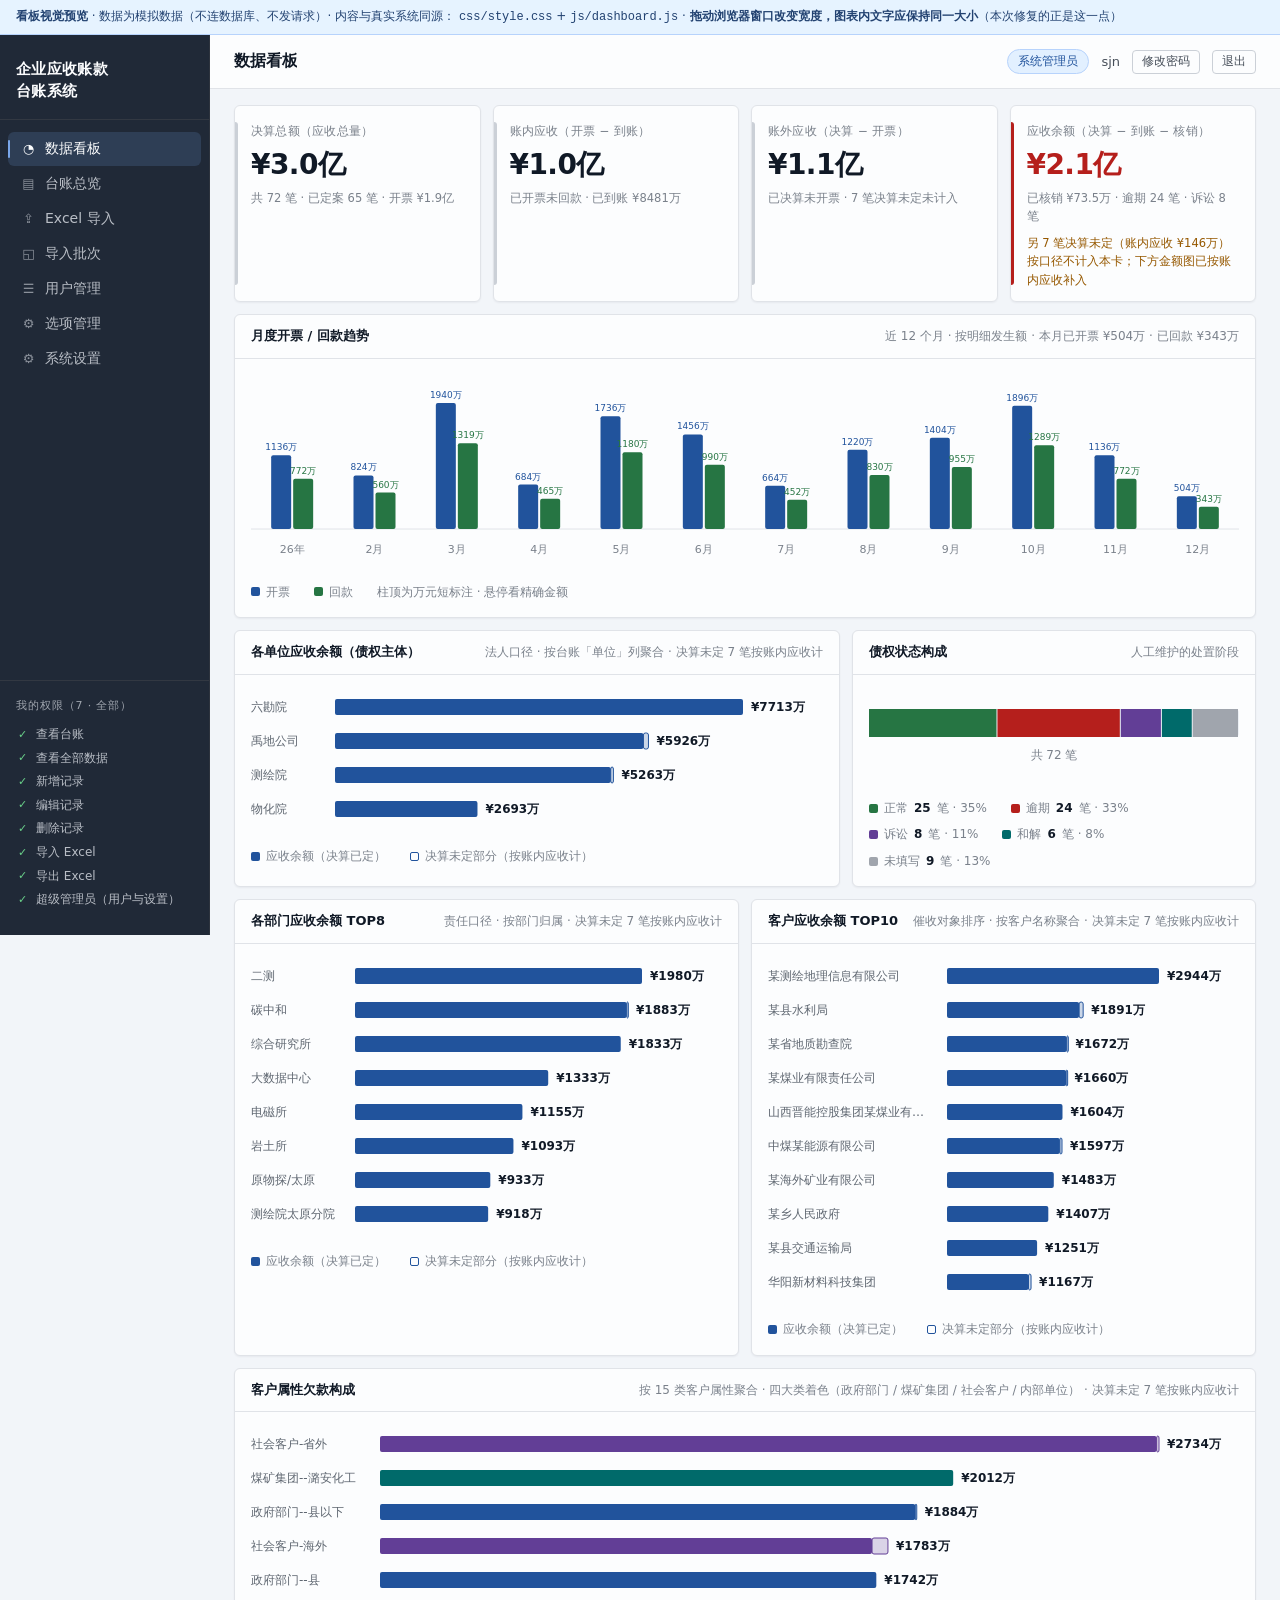
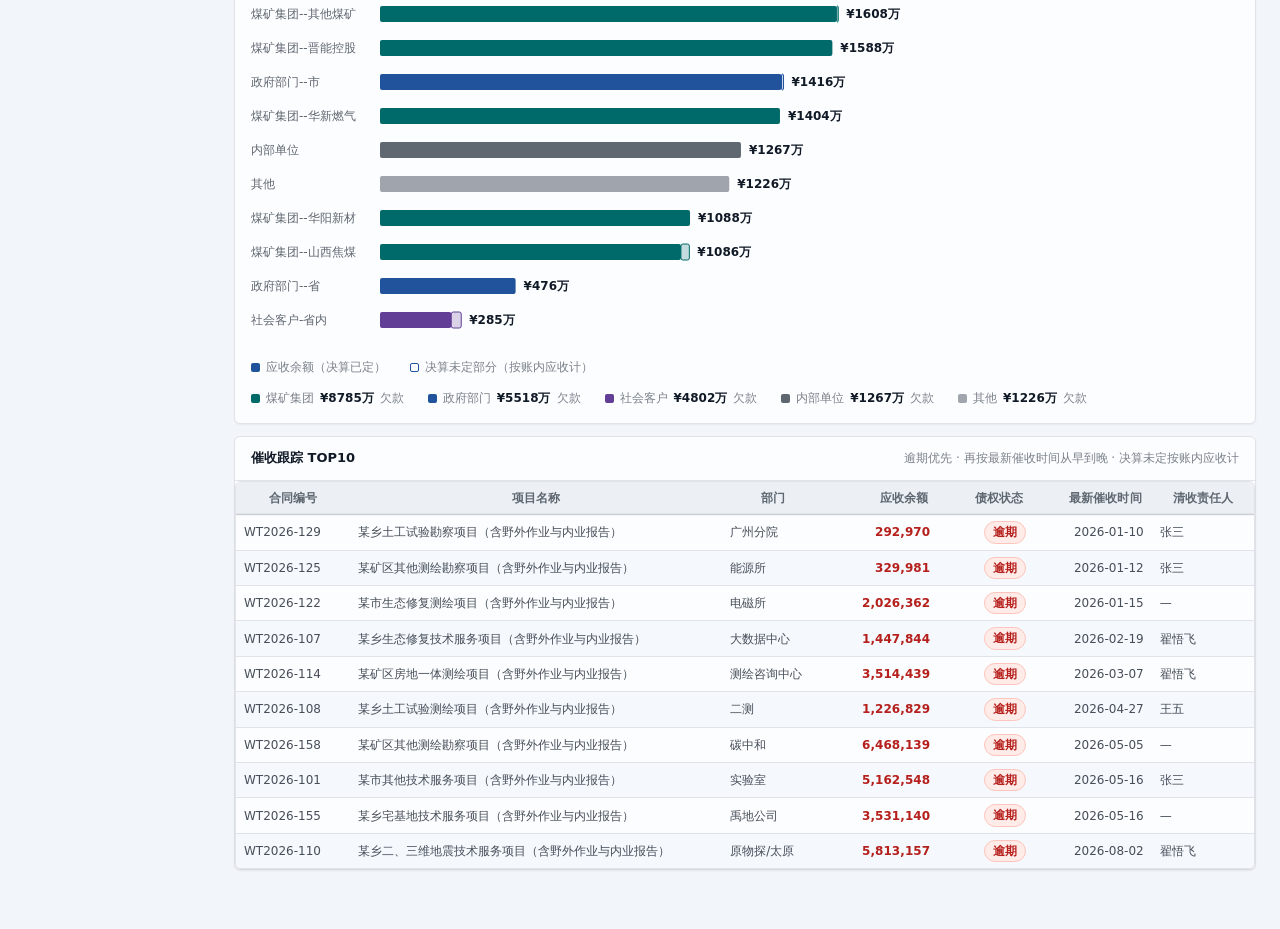
<file: docs/preview/dashboard-preview.html>
<!DOCTYPE html>
<html lang="zh-CN">
<head>
<meta charset="UTF-8">
<meta name="viewport" content="width=device-width, initial-scale=1">
<title>数据看板预览 · 企业应收账款台账系统</title>
<style>
/* ==========================================================================
   企业应收账款台账系统 · 样式表
   设计语言：账簿工业风 Ledger Industrial（精确 / 稳重 / 克制）
   上下文见 .impeccable.md；令牌改动请同步该文件

   分层：① 设计令牌 ② 基础与排版 ③ 原子 ④ 组件 ⑤ 响应式 ⑥ 打印
   ========================================================================== */

/* ==========================================================================
   ① 设计令牌
   ========================================================================== */
:root {
  /* — 中性色阶（冷调灰，色相偏主色 258°，避免"死灰"） — */
  --ink-950: oklch(21% 0.030 258);
  --ink-900: oklch(28% 0.028 258);   /* 侧边栏底色 */
  --ink-800: oklch(35% 0.024 258);
  --ink-700: oklch(42% 0.021 258);   /* 正文主色 */
  --ink-600: oklch(51% 0.019 258);   /* 正文次色 */
  --ink-500: oklch(60% 0.017 258);   /* 辅助文本（12px 下限） */
  --ink-400: oklch(72% 0.013 258);   /* 占位/禁用 */
  --ink-300: oklch(80% 0.012 258);   /* 深底上的文本 */
  --ink-100: oklch(93% 0.008 258);

  --line: oklch(91.5% 0.008 258);    /* 发丝分隔线 */
  --line-2: oklch(85.5% 0.012 258);  /* 强分隔线 / 控件描边 */

  --bg: oklch(96.8% 0.006 258);      /* 页面底 */
  --surface: oklch(99.4% 0.002 258); /* 卡片/表格底（非纯白） */
  --surface-2: oklch(98.1% 0.005 258); /* 斑马行 / 次级面板 */
  --surface-3: oklch(95.4% 0.008 258); /* 表头底 / 悬浮态 */

  /* — 主色：深靛蓝（区别于默认亮蓝，稳重可信） — */
  --primary: oklch(45% 0.130 258);
  --primary-600: oklch(39.5% 0.130 258);
  --primary-soft: oklch(95% 0.032 258);
  --primary-line: oklch(86% 0.065 258);

  /* — 语义色（朱砂红为唯一"警示"强调色，仅用于风险与危险操作） — */
  --danger: oklch(50% 0.185 28);
  --danger-600: oklch(43% 0.175 28);
  --danger-soft: oklch(96% 0.028 28);
  --danger-line: oklch(87% 0.070 28);

  --ok: oklch(50% 0.110 152);
  --ok-soft: oklch(96% 0.030 152);
  --ok-line: oklch(87% 0.065 152);

  --warn: oklch(52% 0.120 66);
  --warn-soft: oklch(96.5% 0.035 78);
  --warn-line: oklch(87% 0.080 78);

  --teal: oklch(47% 0.088 195);
  --teal-soft: oklch(96% 0.025 195);
  --violet: oklch(45% 0.140 300);
  --violet-soft: oklch(96% 0.025 300);

  --focus: oklch(58% 0.155 258);

  /* — 排版 — */
  --font: "PingFang SC", "HarmonyOS Sans SC", "Microsoft YaHei", "Segoe UI",
          system-ui, -apple-system, "Helvetica Neue", sans-serif;
  --t-xs: 0.75rem;      /* 12px 辅助说明 */
  --t-sm: 0.8125rem;    /* 13px 表格单元格 */
  --t-base: 0.875rem;   /* 14px 正文 */
  --t-md: 1rem;         /* 16px 页面标题 */
  --t-lg: 1.125rem;     /* 18px 区块标题 */
  --t-xl: 1.375rem;     /* 22px 弹窗标题 */
  --t-2xl: 1.75rem;     /* 28px KPI 数字 */
  --lh-tight: 1.35;
  --lh-base: 1.55;

  /* — 空间（4 的倍数，按角色取用，制造节奏而非平铺） — */
  --s1: 4px;  --s2: 8px;  --s3: 12px; --s4: 16px;
  --s5: 24px; --s6: 32px; --s7: 48px;

  /* — 圆角（收敛到三档，不再出现 8/12/14 混用） — */
  --r1: 4px; --r2: 6px; --r3: 10px; --r-pill: 999px;

  /* — 阴影：卡片靠发丝线，浮层才用阴影 — */
  --sh1: 0 1px 2px oklch(21% 0.03 258 / 0.05);
  --sh2: 0 6px 18px oklch(21% 0.03 258 / 0.10);
  --sh3: 0 18px 48px oklch(21% 0.03 258 / 0.18);

  /* — 动效：只动 transform/opacity/color，指数缓出 — */
  --ease: cubic-bezier(0.16, 1, 0.3, 1);
  --dur-f: 120ms;
  --dur: 200ms;

  /* 表格行底色（供冻结列继承，避免透明穿帮） */
  --row-bg: var(--surface);
  --row-alt: oklch(97.7% 0.006 258);   /* 斑马行：原为 surface-2（98.1%），与白底差 1.3% 实际看不出来 */
  --row-hover: oklch(96.5% 0.013 258); /* 必须比斑马行更深，否则偶数行 hover 反而变浅 */
  --row-checked: var(--primary-soft);
  --thead-bg: var(--surface-3);
  --thead-fc-bg: oklch(93.6% 0.010 258); /* 冻结区表头（比表头底再深一档，标示"这列被冻住了"） */
  --foot-bg: oklch(96.2% 0.010 258);
}

/* ==========================================================================
   ② 基础与排版
   ========================================================================== */
* { box-sizing: border-box; margin: 0; padding: 0; }
html, body { height: 100%; }
html { -webkit-text-size-adjust: 100%; }
#root { min-height: 100vh; }

body {
  font-family: var(--font);
  font-size: var(--t-base);
  line-height: var(--lh-base);
  font-kerning: normal;
  background: var(--bg);
  color: var(--ink-700);
  -webkit-font-smoothing: antialiased;
}

a { color: var(--primary); cursor: pointer; text-decoration: none; }
a:hover { text-decoration: underline; text-underline-offset: 2px; }

h1, h2, h3, h4 { color: var(--ink-950); line-height: var(--lh-tight); font-weight: 600; }
h1 { font-size: var(--t-xl); }
h2 { font-size: var(--t-md); }
h3 { font-size: var(--t-base); }

::selection { background: oklch(88% 0.06 258); color: var(--ink-950); }

/* 焦点可见性（键盘用户专用，鼠标点击不出现） */
:focus-visible {
  outline: 2px solid var(--focus);
  outline-offset: 2px;
  border-radius: var(--r1);
}
:focus:not(:focus-visible) { outline: none; }

/* ==========================================================================
   ③ 原子
   ========================================================================== */
.hidden { display: none !important; }
.muted { color: var(--ink-500); font-size: var(--t-xs); }
.ta-r { text-align: right; }
.text-danger { color: var(--danger); }
.text-ok { color: var(--ok); }
.page { display: block; }

/* ==========================================================================
   ④ 组件
   ========================================================================== */

/* ---------- 按钮 ---------- */
.btn {
  display: inline-flex; align-items: center; justify-content: center; gap: var(--s1);
  padding: 6px 13px; min-height: 30px;
  border: 1px solid var(--line-2); border-radius: var(--r2);
  background: var(--surface); color: var(--ink-700);
  font-family: var(--font); font-size: var(--t-base); line-height: 1.2;
  cursor: pointer; white-space: nowrap;
  transition: background var(--dur-f) var(--ease), border-color var(--dur-f) var(--ease),
              color var(--dur-f) var(--ease), transform var(--dur-f) var(--ease);
}
.btn:hover { border-color: var(--primary); color: var(--primary); background: var(--primary-soft); }
.btn:active { transform: translateY(1px); }
.btn:disabled, .btn[disabled] { opacity: 0.42; cursor: not-allowed; transform: none; }
.btn:disabled:hover { border-color: var(--line-2); color: var(--ink-700); background: var(--surface); }

.btn-primary { background: var(--primary); border-color: var(--primary); color: var(--surface); }
.btn-primary:hover { background: var(--primary-600); border-color: var(--primary-600); color: var(--surface); }
.btn-primary:disabled:hover { background: var(--primary); border-color: var(--primary); }

.btn-danger { background: var(--danger); border-color: var(--danger); color: var(--surface); }
.btn-danger:hover { background: var(--danger-600); border-color: var(--danger-600); color: var(--surface); }

.btn-danger-plain { color: var(--danger); border-color: var(--danger-line); background: var(--surface); }
.btn-danger-plain:hover { background: var(--danger-soft); border-color: var(--danger); color: var(--danger); }

.btn-xs { padding: 3px 9px; min-height: 24px; font-size: var(--t-xs); border-radius: var(--r1); }
.btn-sm { padding: 5px 11px; min-height: 28px; font-size: var(--t-sm); }
.btn-lg { padding: 10px 26px; min-height: 42px; font-size: var(--t-md); }
.btn-block { width: 100%; }

/* ---------- 输入控件 ---------- */
.ipt {
  padding: 6px 10px; min-height: 30px;
  border: 1px solid var(--line-2); border-radius: var(--r2);
  background: var(--surface); color: var(--ink-700);
  font-family: var(--font); font-size: var(--t-base); line-height: 1.3;
  transition: border-color var(--dur-f) var(--ease), box-shadow var(--dur-f) var(--ease);
}
.ipt::placeholder { color: var(--ink-400); }
.ipt:focus { border-color: var(--primary); box-shadow: 0 0 0 3px oklch(45% 0.13 258 / 0.13); outline: none; }
.ipt:disabled { background: var(--surface-2); color: var(--ink-500); cursor: not-allowed; }
textarea.ipt { min-height: 62px; line-height: var(--lh-base); resize: vertical; }
select.ipt { padding-right: 26px; cursor: pointer; }

/* ---------- 登录页 ---------- */
.login-wrap {
  min-height: 100vh; display: grid; place-items: center; padding: var(--s5);
  background:
    radial-gradient(120% 80% at 50% -20%, oklch(94% 0.020 258) 0%, transparent 60%),
    repeating-linear-gradient(0deg, oklch(93% 0.008 258 / 0.5) 0 1px, transparent 1px 32px),
    repeating-linear-gradient(90deg, oklch(93% 0.008 258 / 0.5) 0 1px, transparent 1px 32px),
    var(--bg);
}
.login-card {
  width: 396px; max-width: 100%;
  background: var(--surface); border: 1px solid var(--line);
  border-radius: var(--r3); padding: var(--s6) var(--s6) var(--s5);
  box-shadow: var(--sh3);
}
.login-logo {
  width: 46px; height: 46px; margin-bottom: var(--s4);
  border-radius: var(--r2); background: var(--ink-900);
  color: var(--surface); font-size: 22px; line-height: 46px; font-weight: 600;
  text-align: center; letter-spacing: 0;
}
.login-title { font-size: var(--t-lg); font-weight: 600; margin-bottom: var(--s1); letter-spacing: -0.01em; }
.login-sub { font-size: var(--t-sm); color: var(--ink-500); margin-bottom: var(--s5); }
.login-form { display: flex; flex-direction: column; gap: var(--s3); }
.login-form .form-field { gap: 5px; }
.login-foot {
  margin-top: var(--s5); padding-top: var(--s3);
  border-top: 1px solid var(--line);
  font-size: var(--t-xs); color: var(--ink-500); line-height: 1.7;
}

/* ---------- 主框架 ---------- */
.app-shell { display: flex; min-height: 100vh; }

.sidebar {
  width: 210px; flex-shrink: 0; background: var(--ink-900); color: var(--ink-300);
  display: flex; flex-direction: column; position: sticky; top: 0;
  height: 100vh; overflow-y: auto;
  border-right: 1px solid oklch(32% 0.02 258);
}
.side-brand {
  padding: var(--s5) var(--s4) var(--s4);
  font-size: 15px; font-weight: 600; color: var(--surface);
  letter-spacing: 0.02em; line-height: 1.45;
  border-bottom: 1px solid oklch(34% 0.02 258);
}
.side-nav { padding: var(--s3) var(--s2); display: flex; flex-direction: column; gap: 1px; }
.nav-item {
  display: flex; align-items: center; gap: var(--s2);
  padding: 8px var(--s3); border: none; border-radius: var(--r2);
  background: transparent; color: var(--ink-300);
  font-family: var(--font); font-size: var(--t-base); text-align: left;
  cursor: pointer; width: 100%; position: relative;
  transition: background var(--dur-f) var(--ease), color var(--dur-f) var(--ease);
}
.nav-item:hover { background: oklch(34% 0.022 258); color: var(--surface); }
.nav-item.active {
  background: oklch(36% 0.045 258); color: var(--surface); font-weight: 500;
}
.nav-item.active::before {
  content: ""; position: absolute; left: 0; top: 8px; bottom: 8px; width: 2px;
  background: oklch(72% 0.11 258); border-radius: 2px;
}
.nav-icon { width: 17px; text-align: center; opacity: 0.7; font-size: 13px; }
.nav-item.active .nav-icon { opacity: 1; }

.side-perms {
  margin-top: auto; padding: var(--s4) var(--s4) var(--s5);
  border-top: 1px solid oklch(34% 0.02 258);
}
.sp-title {
  font-size: 11px; color: oklch(72% 0.015 258);
  letter-spacing: 0.08em; text-transform: none; margin-bottom: var(--s2);
}
.perm-list { list-style: none; }
.perm-list li {
  display: flex; align-items: center; gap: 7px; padding: 2.5px 0;
  font-size: var(--t-xs); color: oklch(62% 0.014 258);
}
.perm-list li.on { color: var(--ink-300); }
.pm-icon { width: 13px; text-align: center; font-weight: 600; font-size: 11px; }
.perm-list li.on .pm-icon { color: oklch(78% 0.14 152); }
.perm-list li.off .pm-icon { color: oklch(46% 0.012 258); }

.app-main { flex: 1; min-width: 0; display: flex; flex-direction: column; }

.topbar {
  min-height: 54px; background: var(--surface); border-bottom: 1px solid var(--line);
  display: flex; align-items: center; justify-content: space-between; gap: var(--s4);
  padding: 0 var(--s5); position: sticky; top: 0; z-index: 20;
}
.topbar-left { display: flex; align-items: center; gap: var(--s2); min-width: 0; }
.topbar-title {
  font-size: var(--t-md); font-weight: 600; color: var(--ink-950);
  letter-spacing: -0.01em; white-space: nowrap; overflow: hidden; text-overflow: ellipsis;
}
.topbar-user { display: flex; align-items: center; gap: var(--s3); }
.user-dept {
  font-size: var(--t-xs); color: var(--primary); background: var(--primary-soft);
  border: 1px solid var(--primary-line); padding: 2px 10px; border-radius: var(--r-pill);
}
.user-name { font-size: var(--t-sm); font-weight: 500; color: var(--ink-700); }

.page-container { padding: var(--s4) var(--s5) var(--s7); flex: 1; min-width: 0; }
/* 台账总览：让表格吃掉剩余高度，页面上只留**一个**滚动区（就是表格卡片本身）。
   高度由 js/ledger.js 的 fitHeight() 量成 px 写进来（--x 由内联样式给出）：
   先前写 height:100% 是解析不出具体值的（上层 .app-main 的高度由内容决定），
   于是下面那句 max-height:100% 退化成 none —— 表格没有内部滚动区、整页往下滚，
   表头跟着滚走，横向滚动条被推到几千像素高的表格最底部。现在链条有确定值，
   表头 sticky 在卡片内生效，页面本身不再产生第二条滚动条。
   注意只给 #page-ledger 挂弹性链，不动 .page-container —— 否则看板等长页面
   会被压成"视口高 + 内容溢出"，容器自身的底部内边距就白给了。 */
#page-ledger:not(.hidden) {
  display: flex; flex-direction: column; min-height: 0;
}
#page-ledger #ledger-table-box { display: flex; flex-direction: column; flex: 1; min-height: 0; }
/* 表格卡片贴着数据收边（内容高就撑满、超出才出现内滚动），
   而不是拉成一个大白框、让合计行孤零零浮在中间 */
#page-ledger .table-wrap { flex: 0 1 auto; min-height: 0; max-height: 100%; }
/* 空状态没有"数据高度"可贴，若仍按内容收边就会在下方留一大片空白；
   这里让它吃掉剩余高度，把引导文案在可视区正中呈现 */
#page-ledger .table-wrap.is-empty { flex: 1 1 auto; max-height: 100%; }
.page-head { display: flex; align-items: baseline; gap: var(--s3); margin-bottom: var(--s3); flex-wrap: wrap; }
.page-head h2 { font-size: var(--t-md); font-weight: 600; letter-spacing: -0.01em; }
.page-head h3 { font-size: var(--t-base); }
.page-head .muted { flex: 1; min-width: 200px; }

/* ---------- 工具栏 / 筛选胶囊 ---------- */
.toolbar {
  display: flex; justify-content: space-between; align-items: center; gap: var(--s3);
  margin-bottom: var(--s2); flex-wrap: wrap;
}
.toolbar-left { display: flex; align-items: center; gap: var(--s2); flex-wrap: wrap; }
.toolbar-right { display: flex; gap: var(--s2); flex-wrap: wrap; }

.kw-input {
  width: 300px; padding: 6px 13px; min-height: 30px;
  border: 1px solid var(--line-2); border-radius: var(--r-pill);
  background: var(--surface); font-family: var(--font); font-size: var(--t-base); color: var(--ink-700);
  transition: border-color var(--dur-f) var(--ease), box-shadow var(--dur-f) var(--ease);
}
.kw-input::placeholder { color: var(--ink-400); }
.kw-input:focus { border-color: var(--primary); box-shadow: 0 0 0 3px oklch(45% 0.13 258 / 0.13); outline: none; }

.batch-chip {
  display: inline-flex; align-items: center; gap: var(--s1);
  background: var(--warn-soft); color: oklch(42% 0.11 66);
  border: 1px solid var(--warn-line); padding: 3px 12px; border-radius: var(--r-pill);
  font-size: var(--t-xs); font-weight: 500;
}
.batch-chip a { margin-left: var(--s1); font-weight: 600; color: inherit; }

/* 筛选条：恒定一行 chip，点开才是胶囊选项。
   原先 5 行胶囊平铺（部门一变多就 4~5 行），现在每个维度只占一个 chip，
   显示「维度名 + 当前值」，真的筛过这一维才上色。 */
.filterbar {
  display: flex; align-items: center; gap: 6px; flex-wrap: wrap;
  margin-bottom: var(--s2); min-height: 30px;
}
.fb-chip {
  display: inline-flex; align-items: center; gap: 6px; max-width: 300px;
  padding: 4px 10px; border: 1px solid var(--line-2); border-radius: var(--r-pill);
  background: var(--surface); color: var(--ink-500);
  font-family: var(--font); font-size: var(--t-xs); line-height: 1.5;
  cursor: pointer; white-space: nowrap;
  transition: background var(--dur-f) var(--ease), border-color var(--dur-f) var(--ease),
              color var(--dur-f) var(--ease);
}
.fb-lab { color: var(--ink-400); }
.fb-val {
  color: var(--ink-950); font-weight: 600; min-width: 0;
  max-width: 132px; overflow: hidden; text-overflow: ellipsis;
}
.fb-caret { font-size: 9px; opacity: 0.5; }
.fb-chip:hover { border-color: var(--primary); background: var(--primary-soft); }
.fb-chip:hover .fb-val { color: var(--primary); }
/* 默认值（部门=全部 / 结清状态=未结）保持素色：上色只表示"这一维真的筛过" */
.fb-chip.is-set { background: var(--primary-soft); border-color: var(--primary-line); }
.fb-chip.is-set .fb-val, .fb-chip.is-set .fb-lab { color: var(--primary); }
/* 选中的值在当前条件下一条也筛不出来 —— 点开就能看到每个选项的实际条数 */
.fb-chip.is-zero { background: var(--warn-soft); border-color: var(--warn-line); }
.fb-chip.is-zero .fb-val, .fb-chip.is-zero .fb-lab { color: oklch(42% 0.11 66); }
.fb-zero { font-size: 10.5px; font-weight: 700; color: oklch(42% 0.13 60); }
.fb-sum { margin-left: auto; font-size: var(--t-xs); color: var(--ink-500); }
.fb-sum b { color: var(--ink-950); font-weight: 600; font-variant-numeric: tabular-nums; }
.fb-clear { font-size: var(--t-xs); }

/* 维度选项面板：胶囊 + 「点下去能筛出几条」 */
.fb-pop {
  position: absolute; z-index: 60; width: max-content; min-width: 200px; max-width: 460px;
  background: var(--surface); border: 1px solid var(--line-2); border-radius: var(--r3);
  box-shadow: var(--sh2); overflow: hidden;
}
.fb-pop-head {
  display: flex; justify-content: space-between; align-items: baseline; gap: var(--s3);
  padding: 9px var(--s3); border-bottom: 1px solid var(--line);
  background: var(--surface-2); font-size: var(--t-sm); font-weight: 600; color: var(--ink-950);
}
.fb-pop-tip { font-size: 11.5px; font-weight: 400; color: var(--ink-500); }
.fb-search {
  display: block; margin: var(--s2) var(--s3) 0; width: calc(100% - 2 * var(--s3));
  padding: 5px 11px; border: 1px solid var(--line-2); border-radius: var(--r-pill);
  font-family: var(--font); font-size: var(--t-xs); color: var(--ink-700);
}
.fb-search:focus { border-color: var(--primary); outline: none; }
.fb-opts {
  display: flex; flex-wrap: wrap; gap: 5px; align-content: flex-start;
  padding: var(--s3); max-height: 46vh; overflow-y: auto;
}
.fb-cnt {
  margin-left: 5px; font-size: 10.5px; font-weight: 500;
  font-variant-numeric: tabular-nums; color: var(--ink-400);
}
.capsule.active .fb-cnt, .capsule.is-zero .fb-cnt { color: inherit; opacity: 0.75; }
/* 0 条的选项淡化但保留可点：它正是"这一维没错、是被别的默认条件挡住了"的证据 */
.capsule.is-zero { opacity: 0.6; }
.capsule.is-zero:hover { opacity: 1; }
.capsule {
  padding: 3px 12px; border: 1px solid var(--line-2); border-radius: var(--r-pill);
  background: var(--surface); color: var(--ink-600);
  font-family: var(--font); font-size: var(--t-xs); line-height: 1.6;
  cursor: pointer; white-space: nowrap;
  transition: background var(--dur-f) var(--ease), border-color var(--dur-f) var(--ease),
              color var(--dur-f) var(--ease);
}
.capsule:hover { border-color: var(--primary); color: var(--primary); background: var(--primary-soft); }
.capsule.active {
  background: var(--primary); border-color: var(--primary); color: var(--surface); font-weight: 500;
}
/* 默认值（全部 / 未结）被选中时用淡色：实心蓝只表示"这一维真的筛过"，
   否则 5 行胶囊各挂一颗实心蓝，颜色不再承载任何信息 */
.capsule.active.is-default {
  background: var(--primary-soft); border-color: var(--primary-line);
  color: var(--primary); font-weight: 500;
}
.capsule.active.is-default:hover {
  background: oklch(92.5% 0.042 258); border-color: var(--primary);
}

/* ---------- 表格容器 ---------- */
.table-wrap {
  background: var(--surface); border: 1px solid var(--line); border-radius: var(--r2);
  overflow: auto; box-shadow: var(--sh1); overscroll-behavior: contain;
  max-height: calc(100vh - 252px);
}
.ledger-table, .map-table, .batch-table, .admin-table, .invoice-table {
  width: 100%; border-collapse: separate; border-spacing: 0;
  font-size: var(--t-sm); font-variant-numeric: tabular-nums;
}
.ledger-table th, .ledger-table td { padding: 6px 8px; }

/* 表头：固定 + 换行 + 发丝下沿 */
.ledger-table thead th {
  position: sticky; top: 0; z-index: 5;
  background: var(--thead-bg); color: var(--ink-600);
  font-weight: 600; font-size: var(--t-xs); line-height: var(--lh-tight);
  letter-spacing: 0.01em;
  padding: 8px; white-space: normal; word-break: break-word;
  vertical-align: middle; cursor: default;
  border-bottom: 1px solid var(--line-2);
  box-shadow: inset 0 -1px 0 var(--line), 0 1px 0 oklch(21% 0.03 258 / 0.03);
}
.ledger-table thead th.ta-r { padding-right: 10px; }
th[data-sort] { cursor: pointer; user-select: none; transition: color var(--dur-f) var(--ease); }
th[data-sort]:hover { color: var(--primary); background: var(--surface-2); }
th.sorted { color: var(--primary); }
th.sorted::after { content: "▾"; margin-left: 3px; font-size: 9px; opacity: 0.8; }

/* 数据行：行底色走变量，冻结列可继承（不透明，不穿帮） */
.ledger-table tbody tr { --row-bg: var(--surface); }
.ledger-table tbody tr:nth-child(even) { --row-bg: var(--row-alt); }
.ledger-table tbody tr:hover { --row-bg: var(--row-hover); }
.ledger-table tbody tr.row-checked { --row-bg: var(--row-checked); }
.ledger-table tbody td {
  background: var(--row-bg);
  border-bottom: 1px solid var(--line);
  padding: 6px 8px;
  white-space: nowrap; overflow: hidden; text-overflow: ellipsis;
  vertical-align: middle; line-height: 1.5;
}
.ledger-table tbody tr:last-child td { border-bottom: none; }

/* 冻结列：左侧「勾选 + 序号 + 用户指定的列」，右侧「操作」。
   ⚠️ 冻结列的【实际宽度】必须与 left 偏移严格相等。
   本表是 table-layout:auto，浏览器会把声明宽度向内容最小宽度回缩
   （勾选列声明 36px、实际只画到 29px），此时只写 width 会让冻结列
   比偏移窄，两列之间露出一条正在横向滚动的单元格 —— 表现为
   「序号冻结后左边有一片空白 / 穿帮」。故宽度只定义一次，三处锁死。 */
.ledger-table {
  --fc-check: 36px;                              /* 勾选列宽 */
  --fc-idx: 40px;                                /* 序号列宽 */
  --fc-act: 104px;                               /* 操作列宽 */
  --fc-w: calc(var(--fc-check) + var(--fc-idx)); /* 冻结区总宽 */
}
.ledger-table th.col-check, .ledger-table td.col-check {
  position: sticky; left: 0; z-index: 3;
  width: var(--fc-check); min-width: var(--fc-check); max-width: var(--fc-check);
  text-align: center;
}
.ledger-table th.col-idx, .ledger-table td.col-idx {
  position: sticky; left: var(--fc-check); z-index: 3;
  width: var(--fc-idx); min-width: var(--fc-idx); max-width: var(--fc-idx);
  text-align: center; color: var(--ink-500); font-size: var(--t-xs);
  box-shadow: inset -1px 0 0 var(--line);
}
.ledger-table th.col-actions, .ledger-table td.col-actions {
  position: sticky; right: 0; z-index: 3;
  width: var(--fc-act); min-width: var(--fc-act); max-width: var(--fc-act);
  box-shadow: inset 1px 0 0 var(--line);
}
.ledger-table thead th.col-check, .ledger-table thead th.col-idx,
.ledger-table thead th.col-actions, .ledger-table thead th.is-frozen { z-index: 8; }
/* 冻住的列：表头底色再深一档，与右侧滑动区分开 */
.ledger-table thead th.col-check, .ledger-table thead th.col-idx,
.ledger-table thead th.is-frozen { background: var(--thead-fc-bg); }

/* 用户自定义的左侧冻结列（「列设置」里指定，顺序即渲染顺序）。
   left 偏移由 js/ledger.js 的 syncFrozen() 按【实测宽度】生成
   （`.ledger-table .fz-i { left: … }` 写进 <style id="cfz-style">），
   这里只负责"粘住 + 表头底色 + 最后一列投影"。
   万一生成样式缺失，left 为 auto → 退化成不粘的普通单元格，不会压列。 */
.ledger-table th.is-frozen, .ledger-table td.is-frozen { position: sticky; z-index: 3; }

/* 横向滚动提示：只在确实还有内容被滚出去的一侧投影（类名由 ledger.js 的 syncOverflow 维护）。
   投影挂在"冻结区最后一列"上（用户没设冻结列时就是序号列），而不是写死 col-idx ——
   否则冻结了别的列之后，投影会出现在表格中间。 */
.table-wrap.is-scrolled .ledger-table .is-fz-last {
  box-shadow: inset -1px 0 0 var(--line), 12px 0 14px -12px oklch(21% 0.03 258 / 0.22);
}
.table-wrap.has-more .ledger-table th.col-actions,
.table-wrap.has-more .ledger-table td.col-actions {
  box-shadow: inset 1px 0 0 var(--line), -12px 0 14px -12px oklch(21% 0.03 258 / 0.22);
}

.col-actions { text-align: center; white-space: nowrap; }
.col-actions a { margin: 0 5px; font-size: var(--t-xs); }
.link-danger { color: var(--danger); }

/* 单元格语义 */
.td-money { font-variant-numeric: tabular-nums; letter-spacing: 0.005em; }
.td-money.owed { color: var(--danger); font-weight: 600; }
.td-money.neg { color: var(--danger); }
.td-date { color: var(--ink-600); font-variant-numeric: tabular-nums; }
/* 归属部门是「归属」类属性，不是内容主体 —— 压一档灰度，避免和项目名称/客户名称抢视线 */
.td-dept { color: var(--ink-600); }
/* 没有归属部门的记录：用警示色标出来，别让「未指定」混在其它单元格里看不见 */
.td-dept.is-none { color: var(--warn); font-style: italic; }
.td-name { line-height: 1.45; white-space: normal; word-break: break-word; }
/* 合计行：原本只有金额格带底纹，中间一格一格是透明的，视觉上像一条
   「断成几截的空白带」；改为整条铺满，并固定在表格底部当作实时合计条 */
.ledger-table tfoot td {
  position: sticky; bottom: 0; z-index: 4;
  background: var(--foot-bg);
  border-top: 1px solid var(--line-2);
  box-shadow: inset 0 1px 0 var(--line);
}
.td-foot { font-weight: 600; color: var(--ink-950); }
.ledger-table tfoot td.td-foot-label {
  left: 0; z-index: 6;
  font-weight: 600; color: var(--ink-600);
  box-shadow: inset 0 1px 0 var(--line), inset -1px 0 0 var(--line);
}
.table-wrap.is-scrolled .ledger-table tfoot td.td-foot-label {
  box-shadow: inset 0 1px 0 var(--line), inset -1px 0 0 var(--line),
              12px 0 14px -12px oklch(21% 0.03 258 / 0.22);
}
.empty-cell {
  text-align: center; color: var(--ink-500); padding: var(--s7) var(--s4) !important;
  font-size: var(--t-sm); line-height: 1.9; background: var(--surface);
}
.empty-cell::before {
  content: "▤"; display: block; margin: 0 auto var(--s3);
  width: 36px; height: 36px; line-height: 34px;
  font-size: 15px; color: var(--ink-400);
  border: 1px solid var(--line-2); border-radius: var(--r2); background: var(--surface-2);
}
.empty-cell b { color: var(--ink-700); font-weight: 600; }
/* 台账空状态用独立面板：这张表宽可达 3000px+，
   <td colspan="N"> 里的居中内容会落在整表中点（可视区之外），等于一片空白 */
.table-wrap.is-empty {
  display: flex; align-items: center; justify-content: center;
  min-height: 220px; padding: var(--s6) var(--s4);
}
.empty-state { text-align: center; max-width: 440px; }
.es-badge {
  display: block; width: 40px; height: 40px; margin: 0 auto var(--s3);
  line-height: 38px; font-size: 17px; color: var(--ink-400);
  border: 1px solid var(--line-2); border-radius: var(--r2); background: var(--surface-2);
}
.es-title { font-size: var(--t-base); font-weight: 600; color: var(--ink-700); }
.es-hint { margin-top: 6px; font-size: var(--t-sm); color: var(--ink-500); line-height: 1.75; }
/* 「当前条件下没有记录」时的快捷放行按钮：把挡路的那个筛选条件一键松开，
   省得用户自己对着一排筛选条件猜是哪一项把数据挡住了 */
.es-actions { display: flex; flex-direction: column; align-items: center; gap: 6px; margin-top: var(--s3); }
.table-status {
  display: flex; align-items: baseline; gap: var(--s3);
  margin-top: var(--s2); padding: 0 2px;
  font-size: var(--t-xs); color: var(--ink-500);
}
.table-status .ts-right { margin-left: auto; color: var(--ink-400); }
.table-status b { color: var(--ink-700); font-weight: 600; font-variant-numeric: tabular-nums; }
/* .row-admin 的整行粉色底已移除：斑马行 + 首列竖标记已足够，染色反而形成色块 */
.att-has { color: var(--primary); font-weight: 500; }

/* ---------- 标签 ---------- */
.tag {
  display: inline-block; padding: 1px 8px; border-radius: var(--r-pill);
  font-size: 11.5px; line-height: 1.6; font-weight: 500;
  border: 1px solid transparent; white-space: nowrap;
}
.tag-blue   { background: var(--primary-soft); color: var(--primary); border-color: var(--primary-line); }
.tag-green  { background: var(--ok-soft);      color: var(--ok);      border-color: var(--ok-line); }
.tag-teal   { background: var(--teal-soft);    color: var(--teal);    border-color: oklch(87% 0.05 195); }
.tag-gray   { background: var(--surface-3);    color: var(--ink-600);  border-color: var(--line); }
.tag-red    { background: var(--danger-soft);  color: var(--danger);  border-color: var(--danger-line); }
.tag-orange { background: var(--warn-soft);    color: var(--warn);    border-color: var(--warn-line); }
/* 兼容历史类名（超期预警） */
.tag-settled { background: var(--ok-soft); color: var(--ok); border-color: var(--ok-line); }
.tag-overdue { background: var(--danger-soft); color: var(--danger); border-color: var(--danger-line); font-weight: 600; }
.tag-soon    { background: var(--warn-soft); color: var(--warn); border-color: var(--warn-line); }
.tag-ok      { background: var(--surface-3); color: var(--ink-600); border-color: var(--line); }
.tag-none    { background: transparent; color: var(--ink-500); }

/* ---------- 弹窗 ---------- */
.modal-mask {
  position: fixed; inset: 0; z-index: 100;
  background: oklch(21% 0.03 258 / 0.42);
  display: flex; align-items: center; justify-content: center;
  padding: var(--s5); animation: mask-in var(--dur) var(--ease);
}
.modal {
  background: var(--surface); border: 1px solid var(--line); border-radius: var(--r3);
  width: 640px; max-width: 96vw; max-height: 90vh;
  display: flex; flex-direction: column; box-shadow: var(--sh3);
  animation: modal-in var(--dur) var(--ease);
}
@keyframes mask-in { from { opacity: 0; } to { opacity: 1; } }
@keyframes modal-in {
  from { opacity: 0; transform: translateY(6px) scale(0.985); }
  to { opacity: 1; transform: none; }
}
.modal-sm { width: 400px; }
.modal-lg { width: 780px; }
.modal-xl { width: min(1060px, 96vw); }
.modal-xl .modal-body { max-height: calc(100vh - 200px); overflow-y: auto; }
.modal-header {
  padding: var(--s4) var(--s5); font-size: var(--t-base); font-weight: 600; color: var(--ink-950);
  border-bottom: 1px solid var(--line);
  display: flex; justify-content: space-between; align-items: center; gap: var(--s4);
}
.modal-close {
  cursor: pointer; font-size: 20px; line-height: 1; color: var(--ink-400);
  width: 26px; height: 26px; display: inline-flex; align-items: center; justify-content: center;
  border-radius: var(--r1); transition: background var(--dur-f) var(--ease), color var(--dur-f) var(--ease);
}
.modal-close:hover { background: var(--surface-3); color: var(--ink-950); }
.modal-tabs { display: flex; gap: var(--s1); padding: var(--s2) var(--s4) 0; border-bottom: 1px solid var(--line); }
.mtab {
  padding: 8px 15px; border: none; background: transparent; cursor: pointer;
  font-family: var(--font); font-size: var(--t-base); color: var(--ink-500);
  border-bottom: 2px solid transparent; border-radius: var(--r1) var(--r1) 0 0;
  transition: color var(--dur-f) var(--ease), border-color var(--dur-f) var(--ease);
}
.mtab:hover { color: var(--primary); }
.mtab.active { color: var(--primary); border-bottom-color: var(--primary); font-weight: 600; }
.modal-body { padding: var(--s4) var(--s5); overflow-y: auto; }
.modal-footer {
  padding: var(--s3) var(--s5); border-top: 1px solid var(--line);
  display: flex; justify-content: flex-end; gap: var(--s2); background: var(--surface-2);
  border-radius: 0 0 var(--r3) var(--r3);
}
.confirm-msg { line-height: 1.8; color: var(--ink-700); }

/* ---------- 表单 ---------- */
.form-grid { display: grid; grid-template-columns: 1fr 1fr; gap: var(--s3) var(--s4); }
.form-field { display: flex; flex-direction: column; gap: 5px; min-width: 0; }
.form-full { grid-column: 1 / -1; margin-top: var(--s3); }
.ff-label { font-size: var(--t-xs); color: var(--ink-600); letter-spacing: 0.01em; }
.form-hint { font-size: var(--t-xs); color: var(--ink-500); margin-top: var(--s3); line-height: 1.7; }
.ff-dept { grid-column: 1 / -1; max-width: 320px; }
.form-sec { padding: 2px 0 var(--s4); border-bottom: 1px solid var(--line); }
.form-sec:last-of-type { border-bottom: none; }
.form-sec-title {
  font-size: var(--t-sm); font-weight: 600; color: var(--ink-950);
  margin: var(--s4) 0 var(--s3); display: flex; align-items: center; gap: var(--s2);
}
.form-sec-title::before {
  content: ""; width: 3px; height: 13px; border-radius: 2px; background: var(--primary);
  flex-shrink: 0;
}
.form-sec-tag {
  font-size: 11px; font-weight: 400; color: var(--primary);
  background: var(--primary-soft); border: 1px solid var(--primary-line);
  border-radius: var(--r-pill); padding: 1px 8px;
}
.form-sec-tag.warn { color: var(--warn); background: var(--warn-soft); border-color: var(--warn-line); }

/* 锁定字段（部门账号不可编辑） */
.ff-locked .ipt { background: var(--surface-3); color: var(--ink-400); cursor: not-allowed; }
.ff-locked .ff-label { color: var(--ink-400); }
.lock-banner {
  font-size: var(--t-sm); color: oklch(42% 0.10 66);
  background: var(--warn-soft); border: 1px solid var(--warn-line);
  border-left: 3px solid var(--warn);
  border-radius: var(--r2); padding: var(--s2) var(--s3); margin-bottom: var(--s2);
  line-height: 1.7;
}

/* 实时计算条（账内 / 账外 / 余额） */
.calc-bar {
  display: flex; gap: var(--s5); flex-wrap: wrap;
  background: var(--surface-2); border: 1px solid var(--line);
  border-radius: var(--r2); padding: var(--s3) var(--s4); margin-top: var(--s3);
  border-left: 3px solid var(--primary);
}
.calc-bar span {
  font-size: var(--t-xs); color: var(--ink-500);
  display: flex; align-items: baseline; gap: 6px;
}
.calc-bar b {
  font-size: 15px; color: var(--ink-950); font-weight: 600;
  font-variant-numeric: tabular-nums; letter-spacing: 0.005em;
}
.calc-bar i { font-size: 11px; font-style: normal; color: var(--ink-400); }

.editor-error {
  color: var(--danger); background: var(--danger-soft);
  border: 1px solid var(--danger-line); border-left: 3px solid var(--danger);
  border-radius: var(--r2); padding: var(--s2) var(--s3);
  font-size: var(--t-sm); margin-top: var(--s3); line-height: 1.7;
}

/* select + 其他自由填写 */
.sel-free { display: flex; flex-direction: column; gap: 6px; }

/* ---------- 导入 ---------- */
.file-pick {
  border: 1px dashed var(--line-2); border-radius: var(--r3);
  padding: var(--s6) var(--s5); text-align: center; color: var(--ink-500);
  cursor: pointer; margin-bottom: var(--s4);
  transition: border-color var(--dur) var(--ease), background var(--dur) var(--ease),
              color var(--dur) var(--ease);
}
.file-pick:hover, .file-pick.drag {
  border-color: var(--primary); background: var(--primary-soft); color: var(--primary);
}
.file-pick .muted { display: block; margin-top: 4px; }
.fp-icon { font-size: 26px; margin-bottom: var(--s2); color: var(--ink-400); line-height: 1; }
.file-pick:hover .fp-icon, .file-pick.drag .fp-icon { color: var(--primary); }
.import-opts { margin-top: var(--s1); }
.import-step { display: flex; flex-direction: column; }
.import-meta { margin-bottom: var(--s2); font-size: var(--t-base); color: var(--ink-700); }
.import-meta b { color: var(--ink-950); }
.map-wrap { max-height: 320px; }
.map-table th, .map-table td { padding: 7px 10px; border-bottom: 1px solid var(--line); text-align: left; }
.map-table thead th {
  background: var(--thead-bg); font-size: var(--t-xs); color: var(--ink-600);
  position: sticky; top: 0; font-weight: 600;
}
.map-src { font-weight: 500; color: var(--ink-700); }
.map-sample { color: var(--ink-500); font-size: var(--t-xs); }
.map-table tr.map-miss td { background: var(--warn-soft); }
.map-select { width: 100%; padding: 4px 8px; }

/* 部门归属预检（导入第 3 步）：匹配不上的部门名在这里就地指定归属 */
.dept-check {
  margin: var(--s3) 0 var(--s1); padding: var(--s2) var(--s3);
  border: 1px solid var(--line); border-left: 3px solid var(--primary);
  border-radius: var(--r2); background: var(--surface-2);
  font-size: var(--t-sm); line-height: 1.7; color: var(--ink-700);
}
.dept-check.is-ok {
  color: oklch(42% 0.09 152); background: var(--ok-soft);
  border-color: var(--ok-line); border-left-color: var(--ok);
}
.dept-check.is-warn {
  color: oklch(42% 0.10 66); background: var(--warn-soft);
  border-color: var(--warn-line); border-left-color: var(--warn);
}
.dchk-title { font-weight: 600; }
.dchk-hint { color: var(--ink-600); font-size: var(--t-xs); margin-top: 2px; }
.dchk-hint a { color: var(--primary); cursor: pointer; font-weight: 500; }
.dchk-row { display: flex; align-items: center; gap: var(--s2); margin-top: 6px; }
.dchk-name {
  /* 0 1 auto 而不是 1 1 auto：部门名普遍只有 3~6 字，让它撑满整行会把
     「N 行」推到最右边、和名字之间隔出一大片空白。改成按内容收边，
     多余空间交给下拉的 margin-left:auto 吸收。 */
  flex: 0 1 auto; min-width: 0; font-weight: 500; color: var(--ink-950);
  overflow: hidden; text-overflow: ellipsis; white-space: nowrap;
}
.dchk-cnt { flex: 0 0 auto; font-size: var(--t-xs); color: var(--ink-500); font-variant-numeric: tabular-nums; }
.dchk-sel { flex: 0 0 auto; width: 200px; margin-left: auto; padding: 3px 8px; }
.dchk-row.is-set .dchk-name { color: var(--ok); }
.done-dept { text-align: left; max-width: 100%; margin-top: var(--s1); }

/* 导入预览表：列多（19 列）且表头长，让表头不换行、随表格横向滚动，
   否则「合同金额（自动带入决算）」这类长表头会被挤成 5 行，比数据还占地方。
   只约束 th —— td 里有项目名称/备注这类长文本，放开让它们正常收缩。 */
.import-step .ledger-table th { white-space: nowrap; }

.import-done { align-items: center; padding: var(--s5) 0 var(--s2); }
.done-icon {
  width: 52px; height: 52px; border-radius: 50%; font-size: 24px; font-weight: 600;
  display: flex; align-items: center; justify-content: center; margin-bottom: var(--s3);
}
.done-icon.ok { background: var(--ok-soft); color: var(--ok); }
.done-icon.warn { background: var(--warn-soft); color: var(--warn); }
.done-title { font-size: var(--t-lg); font-weight: 600; margin-bottom: var(--s1); color: var(--ink-950); }
.done-stats { margin-bottom: var(--s4); color: var(--ink-600); }
.loading-hint {
  color: var(--ink-500); padding: var(--s5) 0; text-align: center; font-size: var(--t-sm);
}
.loading-hint::after {
  content: ""; display: inline-block; width: 14px; height: 14px; margin-left: 8px;
  vertical-align: -2px; border: 2px solid var(--line-2); border-top-color: var(--primary);
  border-radius: 50%; animation: spin 0.7s linear infinite;
}
@keyframes spin { to { transform: rotate(360deg); } }

/* ---------- 明细表（开票 / 回款 / 附件） ---------- */
.invoice-summary {
  display: flex; align-items: center; gap: var(--s3); flex-wrap: wrap;
  margin-bottom: var(--s3);
  background: var(--surface-2); border: 1px solid var(--line); border-radius: var(--r2);
  padding: var(--s2) var(--s3);
}
.invoice-summary .muted { font-size: var(--t-xs); }
.invoice-table th, .invoice-table td {
  padding: 6px 10px; border-bottom: 1px solid var(--line); text-align: left;
}
.invoice-table thead th {
  background: var(--thead-bg); font-size: var(--t-xs); color: var(--ink-600); font-weight: 600;
}
.invoice-table tbody tr:hover td { background: var(--row-hover); }
.invoice-table tbody tr:last-child td { border-bottom: none; }
.invoice-table { font-variant-numeric: tabular-nums; }
.invoice-add { display: flex; gap: var(--s2); margin-top: var(--s3); flex-wrap: wrap; align-items: center; }
.att-table td, .att-table th { vertical-align: middle; }

/* 附件上传 */
.att-upload { display: flex; gap: var(--s2); align-items: center; flex-wrap: wrap; margin-bottom: var(--s3); }
.att-progress {
  flex-basis: 100%; height: 5px; background: var(--surface-3);
  border-radius: var(--r-pill); overflow: hidden;
}
.att-progress-bar {
  height: 100%; width: 0; background: var(--primary); border-radius: var(--r-pill);
  transition: width var(--dur) var(--ease);
}
.att-has { color: var(--primary); font-weight: 500; }

/* ---------- 导出汇总表弹窗 ---------- */
.exp-scope {
  display: flex; gap: var(--s5); flex-wrap: wrap; align-items: center;
  font-size: var(--t-sm); color: var(--ink-600);
  background: var(--surface-2); border: 1px solid var(--line); border-radius: var(--r2);
  padding: var(--s3); margin-bottom: var(--s3);
}
.exp-scope label { display: inline-flex; align-items: center; gap: 5px; cursor: pointer; }
.exp-scope input { accent-color: var(--primary); cursor: pointer; }
.exp-total-row {
  display: flex; align-items: center; gap: 6px;
  font-size: var(--t-sm); color: var(--ink-600);
  margin: var(--s2) 0; cursor: pointer; line-height: 1.7;
}
.exp-total-row input { accent-color: var(--primary); cursor: pointer; flex-shrink: 0; }
.exp-total-row:hover { color: var(--primary); }
.exp-fields-head {
  display: flex; align-items: baseline; justify-content: space-between; gap: var(--s3);
  margin: var(--s4) 0 var(--s2); padding-bottom: var(--s2);
  border-bottom: 1px solid var(--line);
  font-size: var(--t-sm); font-weight: 600; color: var(--ink-950);
}
.exp-fields-ops { font-size: var(--t-xs); font-weight: 400; color: var(--ink-500); }
.exp-fields-ops a { margin: 0 2px; }
.exp-fields {
  display: grid; grid-template-columns: repeat(auto-fill, minmax(168px, 1fr));
  gap: 2px var(--s3); max-height: 300px; overflow-y: auto;
  padding: var(--s1) 0;
}
.exp-field {
  display: flex; align-items: center; gap: 6px;
  padding: 3px 4px; border-radius: var(--r1);
  font-size: var(--t-sm); color: var(--ink-700); cursor: pointer;
  transition: background var(--dur-f) var(--ease), color var(--dur-f) var(--ease);
}
.exp-field:hover { background: var(--surface-2); color: var(--primary); }
.exp-field input { accent-color: var(--primary); cursor: pointer; flex-shrink: 0; }

/* ---------- 选项管理 ---------- */
/* 双栏面板：左栏是类别索引（导航），右栏是当前类别的选项编辑区。
   为什么不用「12 个胶囊排一行」：类别名长短不一（最宽「单位（债权单位）」122px），
   横排要占满 1156px，且胶囊塞不下「项数」和「是否已自定义」这两个信息 ——
   而财务最需要知道的就是「哪些类别还只是内置默认、没落过库」。
   竖排还有个好处：这一页元素极少，横排时内容只占顶部约 40%，下方近半屏是空白。

   ⚠ 但「竖排把高度用起来」不等于「把面板撑满视口」。早期给 #page-dict 写了
   height:100%，百分比链因此解析出确定值，.dict-panel 被撑到满屏（实测 792px）；
   而本页内容常常只有 4~6 行选项，右栏下方就空出 506px，看着像没渲染完。
   现在面板按内容定高，长列表交给 .dm-body 自己滚，右栏空白由底部一致性卡片收尾。
   flex-basis 用 auto 而不是 0：父容器高是 auto，basis:0 会把面板的可算高度算成 0。 */
#page-dict:not(.hidden) { display: flex; flex-direction: column; min-height: 0; }
#page-dict .dict-panel { flex: 1 1 auto; min-height: 0; }

.dict-panel {
  display: grid; grid-template-columns: 212px minmax(0, 1fr);
  background: var(--surface); border: 1px solid var(--line); border-radius: var(--r2);
  box-shadow: var(--sh1); overflow: hidden; min-height: 360px;
}

/* — 左栏：类别索引 — */
.dict-cats {
  display: flex; flex-direction: column; min-height: 0;
  background: var(--surface-2); border-right: 1px solid var(--line);
}
.dc-head {
  display: flex; align-items: center; justify-content: space-between;
  padding: 9px 14px; border-bottom: 1px solid var(--line);
  font-size: var(--t-xs); font-weight: 600; color: var(--ink-500); letter-spacing: 0.06em;
}
.dc-total { font-weight: 400; color: var(--ink-400); font-variant-numeric: tabular-nums; }
.dc-list { flex: 1; min-height: 0; overflow-y: auto; overflow-x: hidden; padding: var(--s1) 0; }
/* 行高 29px（原 33px）：这 12 行是导航而不是内容，类别名最长 4 个字，33px 偏松；
   而且左栏高度直接决定面板高度 —— 12 行 396px 比右栏的选项表高出一大截，
   面板被左栏顶高后，右栏下方就空出一块（实测 94px）。压紧后降到 ~42px。
   29px 仍在可点击下限（WCAG 2.5.8：24px）之上。 */
.dc-item {
  display: flex; align-items: center; gap: var(--s2); width: 100%;
  padding: 5px 14px; border: none; border-left: 2px solid transparent;
  background: none; color: var(--ink-700);
  font-family: var(--font); font-size: var(--t-sm); line-height: 1.5; text-align: left;
  cursor: pointer;
  transition: background var(--dur-f) var(--ease), color var(--dur-f) var(--ease),
              border-color var(--dur-f) var(--ease);
}
.dc-item:hover { background: var(--surface-3); color: var(--primary); }
.dc-item.is-active {
  background: var(--primary-soft); border-left-color: var(--primary);
  color: var(--primary); font-weight: 600;
}
.dc-name { flex: 1; min-width: 0; overflow: hidden; text-overflow: ellipsis; white-space: nowrap; }
/* 项数固定宽度右对齐：否则「4」和「15」宽度不同，名称列会跟着前后差几像素，
   12 行的左缘看起来就会参差 */
.dc-num { width: 22px; flex-shrink: 0; text-align: right; font-size: var(--t-xs); color: var(--ink-400); font-variant-numeric: tabular-nums; }
.dc-item.is-active .dc-num { color: var(--primary); }
/* 已自定义（已在 ar_dict 落库）用实心点，内置默认用空心点 */
.dc-dot {
  width: 6px; height: 6px; border-radius: 50%; flex-shrink: 0;
  border: 1px solid var(--ink-300); background: transparent;
}
.dc-dot.is-db { background: var(--primary); border-color: var(--primary); }
.dc-legend {
  display: flex; gap: var(--s3); flex-wrap: wrap;
  padding: 8px 14px; border-top: 1px solid var(--line);
  font-size: 11px; color: var(--ink-400);
}
.dc-legend span { display: inline-flex; align-items: center; gap: 5px; }

/* — 右栏：当前类别编辑区 — */
.dict-main { display: flex; flex-direction: column; min-height: 0; }
.dm-head {
  display: flex; align-items: center; gap: var(--s2); flex-wrap: wrap;
  padding: 10px 16px; border-bottom: 1px solid var(--line);
}
.dm-head h3 { font-size: var(--t-base); }
.dm-count { margin-left: auto; font-size: var(--t-xs); color: var(--ink-500); font-variant-numeric: tabular-nums; }
.dm-warn {
  display: inline-flex; align-items: center; gap: 6px;
  font-size: var(--t-xs); font-weight: 500; color: var(--warn);
}
.dm-warn::before {
  content: ""; width: 5px; height: 5px; border-radius: 50%;
  background: var(--warn); box-shadow: 0 0 0 3px oklch(52% 0.12 66 / 0.16);
}
/* flex 竖排是为了让底部的一致性卡片（.dm-consist，在 .dm-body 之外）能贴住底缘；
   max-height 保证选项多时在卡片内部滚 —— 表头的 sticky 靠的正是这个滚动容器。
   380px ≈ 顶栏 + 页头 + 面板头 + 一致性卡片 + 底部按钮区的合计高度，
   留够这些之后面板才不会顶出视口（实测 15 行时右栏正好用满且页面无第二条滚动条）。 */
.dm-body {
  flex: 1; min-height: 0; overflow: auto;
  display: flex; flex-direction: column;
  max-height: max(240px, calc(100vh - 380px));
}
.dict-table { flex-shrink: 0; }

/* — 选项表 — */
.dict-table {
  width: 100%; border-collapse: separate; border-spacing: 0;
  font-size: var(--t-sm); font-variant-numeric: tabular-nums;
}
.dict-table thead th {
  position: sticky; top: 0; z-index: 2;
  background: var(--thead-bg); color: var(--ink-600);
  font-size: var(--t-xs); font-weight: 600; letter-spacing: 0.01em;
  text-align: left; padding: 7px 12px;
  box-shadow: inset 0 -1px 0 var(--line-2);
}
.dict-table tbody td { border-bottom: 1px solid var(--line); }
.dict-table tbody tr:last-child td { border-bottom: none; }
.dict-table tbody tr:hover td,
.dict-table tbody tr:focus-within td { background: var(--row-hover); }
.dict-table .dt-idx {
  width: 46px; text-align: right; padding: 8px 6px 8px 12px;
  color: var(--ink-400); font-size: var(--t-xs);
}
.dict-table thead .dt-idx, .dict-table thead .dt-act { text-align: right; }
.dict-table .dt-act { width: 118px; padding: 4px 10px; }
.dict-table .dt-val { padding: 0; }
/* 「在用」列：本选项被多少条台账（或附件）引用。
   0 用一条空槽加灰「—」表示 —— 空槽本身就是「从未使用」的信号。
   细条按本类别最高用量归一，只用于读数量级，不是精确图表。 */
.dict-table .dt-use { width: 132px; padding: 8px 10px; }
.du-cell { display: flex; align-items: center; gap: 8px; }
.du-meter { flex: 1; min-width: 24px; height: 4px; border-radius: 2px; background: var(--surface-3); overflow: hidden; }
.du-meter > i { display: block; height: 100%; border-radius: 2px; background: var(--primary); }
.du-n {
  flex-shrink: 0; width: 34px; text-align: right;
  font-size: var(--t-xs); color: var(--ink-600); font-variant-numeric: tabular-nums;
}
.du-n.is-zero { color: var(--ink-300); }
/* 输入框默认"隐形"——看起来就是一行文本（像账簿里的条目）。
   4 行 4 个 32px 描边输入框堆在一起是"一堆表单框"，噪音远大于信息；
   hover 只为提示"这里能打字"，不改变行本身的观感。
   line-height 用绝对值而非 1.5：13px×1.5=19.5 会让行高在 38/39 之间跳，
   表格边框看起来一深一浅。 */
.dict-item {
  display: block; width: 100%;
  padding: 8px 11px; margin: 0;
  border: 1px solid transparent; border-radius: var(--r1);
  background: transparent; color: var(--ink-700);
  font-family: var(--font); font-size: var(--t-sm); line-height: 20px;
  transition: background var(--dur-f) var(--ease), border-color var(--dur-f) var(--ease),
              box-shadow var(--dur-f) var(--ease);
}
.dict-item:hover { border-color: var(--line-2); background: var(--surface); }
.dict-item:focus {
  border-color: var(--primary); background: var(--surface);
  box-shadow: 0 0 0 3px oklch(45% 0.13 258 / 0.13); outline: none;
}
.dict-empty { padding: var(--s6) var(--s4) !important; text-align: center; line-height: 1.9; }
.dict-empty b { display: block; color: var(--ink-700); font-weight: 600; }
.dict-empty span { color: var(--ink-500); font-size: var(--t-xs); }
.dict-empty::before {
  content: "▤"; display: block; margin: 0 auto var(--s3);
  width: 34px; height: 34px; line-height: 32px;
  font-size: 14px; color: var(--ink-400);
  border: 1px solid var(--line-2); border-radius: var(--r2); background: var(--surface-2);
}

/* — 底部：与台账数据的一致性 区（数据里在用、选项表里没有的值）—
   这一块同时解决两件事：把「孤儿值」摆到财务眼前，以及让右栏下缘不再是空白。
   margin-top:auto 把它压到右栏底缘，选项只有 4~6 行时也不会飘在中间。 */
.dm-consist {
  margin-top: auto;
  border-top: 1px solid var(--line);
  background: var(--surface-2);
  padding: 10px 16px 12px;
}
.du-head { display: flex; align-items: baseline; gap: var(--s2); flex-wrap: wrap; margin-bottom: 7px; }
.du-head b { font-size: var(--t-xs); font-weight: 600; color: var(--ink-600); letter-spacing: 0.04em; }
.du-scope {
  font-size: 11px; color: var(--ink-400);
  padding: 0 6px; border-radius: 999px; border: 1px dashed var(--line-2);
}
.du-sum { margin-left: auto; font-size: var(--t-xs); color: var(--ink-500); font-variant-numeric: tabular-nums; }
.du-note { margin: 0; font-size: var(--t-xs); line-height: 1.8; color: var(--ink-500); }
.du-ok { display: flex; align-items: center; gap: 6px; margin: 0; font-size: var(--t-xs); color: var(--ok); }
.du-ok::before { content: "✓"; font-weight: 700; }
.du-alert {
  margin-bottom: var(--s2); padding: 6px 10px;
  font-size: var(--t-xs); line-height: 1.75;
  color: oklch(42% 0.10 66); background: var(--warn-soft);
  border: 1px solid var(--warn-line); border-radius: var(--r2);
}
.du-list {
  list-style: none; margin: 0; padding: 0;
  display: flex; flex-direction: column; gap: 4px;
  max-height: 168px; overflow-y: auto;
}
.du-row {
  display: flex; align-items: center; gap: var(--s2);
  padding: 4px 6px 4px 10px; border-radius: var(--r1);
  background: var(--surface); border: 1px solid var(--line);
  font-size: var(--t-xs);
}
.du-row.is-opt { border-color: var(--warn-line); background: var(--warn-soft); }
.du-val { flex: 1; min-width: 0; overflow: hidden; text-overflow: ellipsis; white-space: nowrap; color: var(--ink-700); }
.du-src {
  flex-shrink: 0; padding: 0 6px; border-radius: 999px;
  border: 1px solid var(--line); background: var(--surface-2); color: var(--ink-500);
}
.du-row.is-opt .du-src { border-color: var(--warn-line); background: transparent; color: var(--warn); }
.du-cnt { flex-shrink: 0; color: var(--ink-500); font-variant-numeric: tabular-nums; }
.du-row .btn { flex-shrink: 0; }
.du-tip { margin: var(--s2) 0 0; font-size: 11px; line-height: 1.75; color: var(--ink-400); }

/* 操作按钮：旧版是 12×14px 的裸文本链接，三个紧挨着 —— 远低于 24×24 的可点击下限，
   而且「上移」和「删除」只差十几像素，误点后一保存就真的删掉了。
   删除额外左移一档：把"改顺序"和"不可逆"分成两组，手感上也分开。 */
.dt-acts { display: flex; align-items: center; justify-content: flex-end; gap: 2px; }
.iconbtn {
  display: inline-flex; align-items: center; justify-content: center;
  width: 26px; height: 26px; flex-shrink: 0; padding: 0;
  border: 1px solid transparent; border-radius: var(--r1);
  background: transparent; color: var(--ink-500);
  font-family: var(--font); font-size: 13px; line-height: 1;
  cursor: pointer;
  transition: background var(--dur-f) var(--ease), border-color var(--dur-f) var(--ease),
              color var(--dur-f) var(--ease);
}
.iconbtn.is-del { margin-left: 6px; }
.iconbtn:hover { background: var(--surface-3); border-color: var(--line-2); color: var(--primary); }
.iconbtn.is-del:hover { background: var(--danger-soft); border-color: var(--danger-line); color: var(--danger); }
.iconbtn:disabled, .iconbtn:disabled:hover {
  color: var(--ink-300); background: transparent; border-color: transparent; cursor: not-allowed;
}

/* — 底部：新增 + 保存 — */
.dm-foot {
  display: flex; align-items: center; gap: var(--s3); flex-wrap: wrap;
  padding: 10px 16px; border-top: 1px solid var(--line); background: var(--surface-2);
}
/* 新增输入框不必占满整行：旧版是 904px 宽，只输「微信」两个字却占掉大半屏 */
.dm-add { display: flex; align-items: center; gap: var(--s2); flex: 1; min-width: 200px; max-width: 360px; }
.dm-add .ipt { flex: 1; min-width: 0; min-height: 28px; padding: 5px 10px; font-size: var(--t-sm); }
.dm-foot > .btn { margin-left: auto; }
.dm-foot .editor-error { flex-basis: 100%; margin: 0; }

/* 勾选框统一配色 */
.row-check, .perm-toggle input, .cp-item input { accent-color: var(--primary); cursor: pointer; }

/* ---------- 明细批量导入 ---------- */
.di-entry {
  margin-top: var(--s3); font-size: var(--t-sm); color: var(--ink-600);
  background: var(--surface-2); border: 1px dashed var(--line-2); border-radius: var(--r2);
  padding: var(--s2) var(--s3);
}
.di-entry a { color: var(--primary); cursor: pointer; font-weight: 600; }
.di-unmatched {
  margin: var(--s2) 0; font-size: var(--t-xs);
  color: oklch(42% 0.10 66); background: var(--warn-soft);
  border: 1px solid var(--warn-line); border-radius: var(--r2);
  padding: 6px 10px; word-break: break-all; line-height: 1.7;
}

/* ---------- 引导 / 设置 ---------- */
.guide-card {
  background: var(--surface); border: 1px solid var(--line); border-radius: var(--r2);
  padding: var(--s5) var(--s5) var(--s4); box-shadow: var(--sh1);
}
.guide-steps { padding-left: var(--s5); line-height: 2; margin-bottom: var(--s4); color: var(--ink-600); }
.guide-steps li::marker { color: var(--ink-400); font-variant-numeric: tabular-nums; }
.guide-steps b { color: var(--ink-950); }
.settings-card {
  background: var(--surface); border: 1px solid var(--line); border-radius: var(--r2);
  padding: var(--s5); box-shadow: var(--sh1); max-width: 540px;
  display: flex; flex-direction: column; gap: var(--s4);
}
/* 设置页：信息卡网格 + 键值行 */
.settings-grid {
  display: grid; gap: var(--s4); align-items: start;
  grid-template-columns: repeat(auto-fit, minmax(320px, 1fr));
}
.settings-grid .settings-card { max-width: none; gap: var(--s3); }
.set-title {
  font-size: var(--t-base); font-weight: 600; color: var(--ink-950);
  padding-bottom: var(--s2); border-bottom: 1px solid var(--line);
}
.set-list { display: flex; flex-direction: column; }
.set-row {
  display: flex; justify-content: space-between; align-items: baseline;
  gap: var(--s4); padding: 7px 0; border-bottom: 1px dashed var(--line);
  font-size: var(--t-sm);
}
.set-row:last-child { border-bottom: 0; }
.set-k { color: var(--ink-500); flex: none; }
.set-v { color: var(--ink-950); font-weight: 500; text-align: right; word-break: break-all; }
.set-hint { font-size: var(--t-xs); color: var(--ink-500); line-height: 1.8; margin: 0; }

/* 用户管理：权限表读取异常的可视化提示（避免静默显示成"没有权限"） */
.admin-warn {
  margin-bottom: var(--s3); padding: 10px var(--s3);
  font-size: var(--t-xs); line-height: 1.7; word-break: break-all;
  color: oklch(42% 0.10 66); background: var(--warn-soft);
  border: 1px solid var(--warn-line); border-radius: var(--r2);
}

/* ---------- 用户 / 批次管理表格 ---------- */
.batch-table th, .batch-table td, .admin-table th, .admin-table td {
  padding: 8px var(--s3); border-bottom: 1px solid var(--line); text-align: left;
}
.batch-table thead th, .admin-table thead th {
  background: var(--thead-bg); font-size: var(--t-xs); color: var(--ink-600);
  font-weight: 600; position: sticky; top: 0; z-index: 5;
  border-bottom: 1px solid var(--line-2);
}
.batch-table tbody tr, .admin-table tbody tr { --row-bg: var(--surface); }
.batch-table tbody tr:nth-child(even), .admin-table tbody tr:nth-child(even) { --row-bg: var(--row-alt); }
/* 行悬浮必须落在 td 上——td 自带不透明底色，染 tr 是看不见的 */
.batch-table tbody tr:hover td, .admin-table tbody tr:hover td { background: var(--row-hover); }
.batch-table tbody td, .admin-table tbody td { background: var(--row-bg); vertical-align: middle; }

/* 用户表：固定列宽（列宽写死在 colgroup 上，表头与表体永不漂移） */
.admin-table { table-layout: fixed; }
/* 横向内边距收到 8px：与台账主表一致，也给「台账权限」列腾出勾选网格的宽度 */
.admin-table th, .admin-table td { padding-left: 8px; padding-right: 8px; }
.admin-table col.c-user  { width: 168px; }
.admin-table col.c-mail  { width: 156px; }
.admin-table col.c-dept  { width: 120px; }
.admin-table col.c-phone { width: 108px; }
.admin-table col.c-role  { width: 100px; }
.admin-table col.c-act   { width: 104px; }
/* 单行省略：固定布局下超长内容会压到邻列，必须裁掉 */
.admin-table td.cell-ell { white-space: nowrap; overflow: hidden; text-overflow: ellipsis; }
.admin-table td.cell-name { white-space: normal; line-height: 1.45; }
.admin-table tbody td:last-child a + a { margin-left: 12px; }
/* 受保护的主管理员：整行染色会在单元格之间断成色块，改用首列一道竖标记 */
.admin-table tbody tr.row-admin td:first-child { box-shadow: inset 2px 0 0 var(--primary-line); }

/* 台账权限列：CSS Grid 对齐（绝不可给 td 直接 display:flex，会退出表格布局） */
.perm-cell {
  display: grid; grid-template-columns: repeat(auto-fit, minmax(96px, 1fr));
  gap: 3px 10px; align-items: center;
}
.perm-toggle {
  display: inline-flex; align-items: center; gap: 4px; min-width: 0;
  font-size: var(--t-xs); color: var(--ink-600); cursor: pointer; white-space: nowrap;
}
.perm-toggle:hover { color: var(--primary); }
.perm-toggle input { accent-color: var(--primary); cursor: pointer; flex-shrink: 0; }
.perm-foot {
  grid-column: 1 / -1; display: flex; align-items: center; justify-content: space-between;
  gap: var(--s2); margin-top: 2px; padding-top: 5px; border-top: 1px dashed var(--line);
}
.perm-state { font-size: 11.5px; color: var(--ink-500); }
.perm-cell.is-dirty .perm-state { color: var(--warn); font-weight: 500; }
.perm-save {
  font-family: var(--font); font-size: var(--t-xs); line-height: 1; padding: 4px 10px;
  border: 1px solid var(--line-2); background: var(--surface); color: var(--ink-600);
  border-radius: var(--r1); cursor: pointer;
  transition: border-color var(--dur-f) var(--ease), color var(--dur-f) var(--ease),
              background var(--dur-f) var(--ease);
}
.perm-save:hover:not(:disabled) { border-color: var(--primary); color: var(--primary); background: var(--primary-soft); }
.perm-cell.is-dirty .perm-save { background: var(--primary); border-color: var(--primary); color: var(--surface); }
.perm-cell.is-dirty .perm-save:hover:not(:disabled) { background: var(--primary-600); color: var(--surface); }
.perm-save:disabled { opacity: 0.5; cursor: default; }
.perm-full { font-size: var(--t-xs); color: var(--ink-500); }
.act-none { font-size: var(--t-xs); color: var(--ink-400); }
.lock-chip {
  display: inline-block; padding: 0 6px; border-radius: var(--r-pill);
  font-size: 11px; line-height: 1.6; color: var(--ink-500);
  background: var(--surface-3); border: 1px solid var(--line);
}

/* 密码强度条 */
.pwd-meter { height: 5px; background: var(--surface-3); border-radius: var(--r-pill); overflow: hidden; margin-top: var(--s2); }
.pwd-meter-bar { height: 100%; width: 0; background: var(--line-2); border-radius: var(--r-pill); transition: width var(--dur) var(--ease), background var(--dur) var(--ease); }
.pwd-hint { font-size: 11.5px; color: var(--ink-500); margin-top: var(--s1); min-height: 16px; }
.pwd-hint.ok { color: var(--ok); }

/* ---------- 部门管理（卡片网格） ---------- */
.dept-panel {
  margin-top: var(--s4); background: var(--surface); border: 1px solid var(--line);
  border-radius: var(--r2); box-shadow: var(--sh1); padding: var(--s4) var(--s4) var(--s5);
}
.dept-panel-head {
  display: flex; justify-content: space-between; align-items: flex-end; gap: var(--s4);
  flex-wrap: wrap; margin-bottom: var(--s4); padding-bottom: var(--s3);
  border-bottom: 1px solid var(--line);
}
.dph-title { font-size: var(--t-base); font-weight: 600; color: var(--ink-950); margin-bottom: 3px; }
.dph-sub { font-size: var(--t-xs); color: var(--ink-500); line-height: 1.7; }
.dept-add { display: flex; gap: var(--s2); }
.dept-add .ipt { width: 210px; }

.dept-grid { display: grid; grid-template-columns: repeat(auto-fill, minmax(196px, 1fr)); gap: var(--s2); }
.dept-card {
  position: relative; border: 1px solid var(--line); border-radius: var(--r2);
  padding: 10px var(--s3); background: var(--surface);
  min-height: 62px; display: flex; flex-direction: column; justify-content: space-between; gap: 6px;
  transition: border-color var(--dur-f) var(--ease), background var(--dur-f) var(--ease),
              box-shadow var(--dur-f) var(--ease);
}
.dept-card:hover {
  border-color: var(--primary); background: var(--surface);
  box-shadow: 0 2px 10px oklch(45% 0.13 258 / 0.10);
}
.dc-head { display: flex; align-items: flex-start; justify-content: space-between; gap: var(--s2); }
.dc-name {
  font-size: var(--t-sm); font-weight: 600; color: var(--ink-950); line-height: 1.45;
  white-space: nowrap; overflow: hidden; text-overflow: ellipsis;
}
.dc-count {
  flex-shrink: 0; min-width: 24px; text-align: center; font-size: 11.5px;
  color: var(--primary); background: var(--primary-soft);
  border: 1px solid var(--primary-line);
  border-radius: var(--r-pill); padding: 0 7px; font-variant-numeric: tabular-nums;
}
.dc-count.zero { color: var(--ink-500); background: var(--surface-3); border-color: var(--line); }
.dc-acts {
  display: flex; gap: var(--s1); justify-content: flex-end;
  opacity: 0; transition: opacity var(--dur-f) var(--ease);
}
.dept-card:hover .dc-acts, .dept-card:focus-within .dc-acts { opacity: 1; }
.dc-btn {
  min-width: 34px; height: 22px; padding: 0 6px;
  border: 1px solid var(--line); background: var(--surface);
  border-radius: var(--r1); font-size: 11.5px; line-height: 1; color: var(--ink-600);
  cursor: pointer; display: inline-flex; align-items: center; justify-content: center;
  font-family: var(--font);
  transition: border-color var(--dur-f) var(--ease), color var(--dur-f) var(--ease),
              background var(--dur-f) var(--ease);
}
.dc-btn:hover:not(:disabled) { border-color: var(--primary); color: var(--primary); background: var(--primary-soft); }
.dc-btn.danger:hover:not(:disabled) { border-color: var(--danger); color: var(--danger); background: var(--danger-soft); }
.dc-btn:disabled { opacity: 0.3; cursor: not-allowed; }
.dept-empty {
  grid-column: 1 / -1; text-align: center; color: var(--ink-500); font-size: var(--t-sm);
  padding: var(--s5) 0; border: 1px dashed var(--line-2); border-radius: var(--r2);
  background: var(--surface-2);
}

/* 旧版纯文本部门芯片（保留兼容） */
.dept-chip {
  display: inline-flex; align-items: center; gap: 6px;
  padding: 3px 10px; border: 1px solid var(--line); border-radius: var(--r-pill);
  background: var(--surface); font-size: var(--t-xs); color: var(--ink-700);
}
.dept-chip a { font-size: 11px; }

/* ---------- 列设置面板（显示 / 顺序 / 左侧冻结，按账号保存） ---------- */
.col-panel {
  position: absolute; z-index: 60; width: 336px; background: var(--surface);
  border: 1px solid var(--line-2); border-radius: var(--r3);
  box-shadow: var(--sh2); display: flex; flex-direction: column;
  max-height: min(72vh, 700px);
}
.cp-head {
  display: flex; justify-content: space-between; align-items: baseline; gap: var(--s2);
  padding: 9px var(--s3); border-bottom: 1px solid var(--line);
  font-size: var(--t-sm); font-weight: 600; color: var(--ink-950); background: var(--surface-2);
}
.cp-tip { font-size: 11.5px; color: var(--ink-500); font-weight: 400; }
.cp-body { flex: 1; min-height: 0; overflow-y: auto; padding: var(--s1) var(--s3) var(--s3); }
.cp-zone + .cp-zone { margin-top: var(--s2); }
/* 区块标题吸顶：滚动长列表时始终知道哪一段是冻结区 */
.cp-zone-title {
  position: sticky; top: 0; z-index: 2;
  display: flex; justify-content: space-between; align-items: baseline; gap: var(--s2);
  padding: 5px 0 4px; background: var(--surface);
  font-size: var(--t-xs); font-weight: 600; color: var(--ink-600);
  border-bottom: 1px solid var(--line);
}
.cp-zone-title span { font-size: 11px; font-weight: 400; color: var(--ink-400); }
.cp-list { min-height: 26px; padding-top: 2px; }
.cp-list.cp-drop { background: var(--primary-soft); border-radius: var(--r2); }
.cp-row {
  display: flex; align-items: center; gap: 6px; padding: 3px 4px;
  font-size: var(--t-sm); color: var(--ink-700); white-space: nowrap;
  border-radius: 4px;
}
.cp-row:hover { background: var(--surface-2); }
.cp-row.is-off .cp-name { color: var(--ink-400); text-decoration: line-through; }
.cp-row.is-dragging { opacity: 0.4; }
.cp-row.cp-drop-before { box-shadow: inset 0 2px 0 var(--primary); }
.cp-row.cp-drop-after { box-shadow: inset 0 -2px 0 var(--primary); }
.cp-grip { flex: 0 0 auto; color: var(--ink-300); cursor: grab; font-size: 11px; }
.cp-row:active .cp-grip { cursor: grabbing; }
.cp-row input[type="checkbox"] { flex: 0 0 auto; accent-color: var(--primary); cursor: pointer; }
.cp-name { flex: 1; min-width: 0; overflow: hidden; text-overflow: ellipsis; }
.cp-fz {
  flex: 0 0 auto; padding: 2px 8px; border: 1px solid var(--line-2); border-radius: var(--r-pill);
  background: var(--surface); color: var(--ink-500);
  font-family: var(--font); font-size: 11px; line-height: 1.5; cursor: pointer;
}
.cp-fz:hover { border-color: var(--primary); color: var(--primary); }
.cp-fz.is-on {
  background: var(--primary-soft); border-color: var(--primary-line);
  color: var(--primary); font-weight: 500;
}
.cp-hint { padding: 4px 2px; font-size: var(--t-xs); color: var(--ink-400); }
.cp-foot {
  display: flex; align-items: center; gap: var(--s3); padding: var(--s2) var(--s3);
  border-top: 1px solid var(--line); background: var(--surface-2); font-size: var(--t-xs);
}
.cp-foot a { font-size: var(--t-xs); }
.cp-dbstate { margin-left: auto; color: var(--ok); font-size: 11.5px; }
.cp-dbstate.warn { color: var(--warn); }

/* ---------- Toast ---------- */
#toast-box {
  position: fixed; top: var(--s5); left: 50%; transform: translateX(-50%);
  z-index: 999; display: flex; flex-direction: column; gap: var(--s2); align-items: center;
  pointer-events: none;
}
.toast {
  display: flex; align-items: center; gap: var(--s2);
  padding: 9px var(--s4) 9px var(--s3);
  border-radius: var(--r2); font-size: var(--t-base);
  background: var(--ink-900); color: var(--ink-100);
  border: 1px solid oklch(35% 0.02 258);
  border-left: 3px solid var(--ink-500);
  box-shadow: var(--sh2);
  opacity: 0; transform: translateY(-8px);
  transition: opacity var(--dur) var(--ease), transform var(--dur) var(--ease);
  max-width: min(560px, 90vw); line-height: 1.6;
}
.toast.show { opacity: 1; transform: none; }
.toast-info { border-left-color: oklch(68% 0.03 258); }
.toast-success { border-left-color: oklch(70% 0.14 152); }
.toast-error { border-left-color: oklch(65% 0.17 28); }

.boot-error { padding: var(--s7); text-align: center; color: var(--danger); font-size: var(--t-base); }

/* ---------- 滚动条 ---------- */
::-webkit-scrollbar { width: 10px; height: 10px; }
::-webkit-scrollbar-thumb {
  background: oklch(82% 0.012 258); border-radius: var(--r-pill);
  border: 3px solid transparent; background-clip: content-box;
}
::-webkit-scrollbar-thumb:hover { background: oklch(70% 0.015 258); background-clip: content-box; }
::-webkit-scrollbar-track { background: transparent; }
::-webkit-scrollbar-corner { background: transparent; }

/* ---------- 数据看板 ---------- */
.dash-kpis { display: grid; grid-template-columns: repeat(4, 1fr); gap: var(--s3); margin-bottom: var(--s3); }
.kpi-card {
  position: relative; background: var(--surface); border: 1px solid var(--line);
  border-radius: var(--r2); box-shadow: var(--sh1);
  padding: var(--s4) var(--s4) var(--s3);
}
.kpi-card::before {
  content: ""; position: absolute; left: 0; top: var(--s4); bottom: var(--s4);
  width: 3px; border-radius: 0 3px 3px 0; background: var(--line-2);
}
.kpi-label {
  font-size: var(--t-xs); color: var(--ink-500); letter-spacing: 0.02em;
  display: flex; align-items: center; gap: 5px;
}
.kpi-value {
  font-size: var(--t-2xl); font-weight: 600; color: var(--ink-950);
  margin-top: var(--s2); letter-spacing: -0.02em; line-height: 1.15;
  font-variant-numeric: tabular-nums;
  white-space: nowrap;            /* 金额数字不折行（折行会破坏 KPI 行基线） */
}
.kpi-value .kpi-unit { font-size: var(--t-sm); font-weight: 500; margin-left: 3px; color: var(--ink-500); }
.kpi-value .kpi-sep { font-size: var(--t-lg); color: var(--ink-300); margin: 0 6px; font-weight: 400; }
.kpi-sub { font-size: 11.5px; color: var(--ink-500); margin-top: var(--s2); line-height: 1.6; }
/* 口径提示行（如「另有 N 笔决算未定未计入」）—— 用告警色区分于普通统计附注，
   否则用户会把「口径排除」误读成「真的没有欠款」 */
.kpi-sub.is-warn { color: var(--warn); }
.kpi-blue::before { background: var(--primary); }
.kpi-blue .kpi-value { color: var(--primary); }
.kpi-danger::before { background: var(--danger); }
.kpi-danger .kpi-value { color: var(--danger); }

.dash-grid { display: grid; grid-template-columns: 3fr 2fr; gap: var(--s3); margin-bottom: var(--s3); }
.dash-grid.even { grid-template-columns: 1fr 1fr; }
.dash-card {
  background: var(--surface); border: 1px solid var(--line);
  border-radius: var(--r2); box-shadow: var(--sh1); margin-bottom: var(--s3);
}
.dash-grid .dash-card { margin-bottom: 0; }
.dash-card-head {
  display: flex; align-items: baseline; gap: var(--s3); flex-wrap: wrap;
  padding: var(--s3) var(--s4); border-bottom: 1px solid var(--line);
}
.dash-card-head h3 { font-size: var(--t-sm); font-weight: 600; color: var(--ink-950); }
.dash-card-head .muted { flex: 1; min-width: 120px; text-align: right; }
.dash-card-body { padding: var(--s4); }
/* 图表：SVG 宽度 = 容器实测宽度（缩放比 1，图内文字即设计字号），故此处不再干预尺寸 */
.dash-card-body svg { display: block; }
.dash-card-body [data-chart] + [data-chart] { margin-top: var(--s1); }
.dash-empty-sm {
  padding: var(--s5) var(--s4); text-align: center; color: var(--ink-500);
  font-size: var(--t-sm); line-height: 1.9;
}
.dash-empty {
  background: var(--surface); border: 1px dashed var(--line-2); border-radius: var(--r3);
  padding: var(--s7) var(--s5); text-align: center; font-size: var(--t-base); color: var(--ink-600);
}
.dash-legend { display: flex; flex-wrap: wrap; gap: var(--s2) var(--s5); margin-top: var(--s3); }
.dash-legend-item {
  display: flex; align-items: center; gap: 6px;
  font-size: var(--t-xs); color: var(--ink-500);
}
.dash-legend-item i { width: 9px; height: 9px; border-radius: 2px; display: inline-block; flex-shrink: 0; }
/* 空心块 = 条形图里的「决算未定」段（描边色由内联 style 给出，与对应色同源） */
.dash-legend-item i.hollow { background: transparent; border: 1px solid currentColor; }
.dash-legend-item b { color: var(--ink-950); font-weight: 600; font-variant-numeric: tabular-nums; }
.dash-table { font-size: var(--t-xs); }
.dash-table th { position: sticky; top: 0; }
.dash-table td, .dash-table th { padding: 6px 8px; }

/* 汉堡按钮（仅移动端显示） */
.menu-btn {
  display: none; align-items: center; justify-content: center;
  width: 30px; height: 30px; flex-shrink: 0;
  border: 1px solid var(--line-2); border-radius: var(--r2);
  background: var(--surface); font-size: 15px; line-height: 1; cursor: pointer; color: var(--ink-700);
}
.menu-btn:hover { border-color: var(--primary); color: var(--primary); }
.sidebar-mask { display: none; }

/* ==========================================================================
   ⑤ 响应式
   ========================================================================== */
@media (max-width: 1100px) {
  .dash-kpis { grid-template-columns: repeat(2, 1fr); }
}
@media (max-width: 900px) {
  .sidebar { width: 60px; }
  .side-brand { font-size: 10px; padding: var(--s3) 6px; letter-spacing: 0; text-align: center; }
  .nav-item { justify-content: center; padding: 9px 0; }
  .nav-item span:not(.nav-icon) { display: none; }
  .side-perms { display: none; }
  .form-grid { grid-template-columns: 1fr; }
  .dash-grid, .dash-grid.even { grid-template-columns: 1fr; }
  .table-wrap { max-height: none; }
  /* 窄屏不再锁死台账页高度：让页面自然往下滚，表格卡片不承担滚动区
     （内联的 px 高度是 JS 按桌面视口算的，必须 !important 才能盖掉） */
  #page-ledger:not(.hidden) { height: auto !important; }
}
@media (max-width: 680px) {
  .menu-btn { display: inline-flex; }
  .sidebar {
    position: fixed; left: 0; top: 0; z-index: 60; width: 210px;
    transform: translateX(-100%); transition: transform var(--dur) var(--ease);
  }
  .sidebar.open { transform: translateX(0); box-shadow: var(--sh3); }
  .sidebar .nav-item { justify-content: flex-start; padding: 9px var(--s3); }
  .sidebar .nav-item span:not(.nav-icon) { display: inline; }
  .sidebar .side-perms { display: block; }
  .sidebar-mask.show { display: block; position: fixed; inset: 0; background: oklch(21% 0.03 258 / 0.45); z-index: 55; }
  .topbar { padding: 0 var(--s3); }
  .topbar-user .user-dept { display: none; }
  .page-container { padding: var(--s3) var(--s3) var(--s6); }
  .dash-kpis { grid-template-columns: 1fr; }
  .toolbar { align-items: stretch; }
  .kw-input { width: 100%; }
  .invoice-add { align-items: stretch; }
  .modal-xl { width: 100vw; }
  .calc-bar { gap: var(--s3); }
  /* 小屏不冻结列，避免可用宽度被吃掉 */
  .ledger-table th.col-check, .ledger-table td.col-check,
  .ledger-table th.col-idx, .ledger-table td.col-idx,
  .ledger-table th.col-actions, .ledger-table td.col-actions,
  .ledger-table th.is-frozen, .ledger-table td.is-frozen,
  .ledger-table tfoot td, .td-foot-label { position: static; box-shadow: none; }
  #page-ledger .table-wrap { min-height: 0; }
  /* 选项管理：窄屏改为上下堆叠，类别索引变横向滚动条 —— 212px 固定左栏
     在 600px 以下会把选项内容挤到放不下。
     ⚠ 必须是 minmax(0, 1fr) 而不是 1fr：1fr 等价于 minmax(auto, 1fr)，
     auto 的下限取内容的 min-content —— 而不换行的横向胶囊行的 min-content
     就是 12 个胶囊宽度之和（实测 1337px），整张面板会被撑到视口外，
     保存按钮与操作列全部跑到屏幕右边看不见。min-width:0 同理。 */
  #page-dict .dict-panel { grid-template-columns: minmax(0, 1fr); min-height: 0; }
  .dict-cats { min-width: 0; border-right: none; border-bottom: 1px solid var(--line); }
  .dc-head { display: none; }
  .dc-list {
    min-width: 0; display: flex; flex-wrap: nowrap;
    overflow-x: auto; overflow-y: hidden; padding: 0; flex: 0 0 auto;
  }
  /* 胶囊不参与收缩：宁可横向滚动，也不要把名称压成省略号 */
  .dc-item { flex: 0 0 auto; width: auto; border-left: none; border-bottom: 2px solid transparent; padding: 8px 12px; }
  .dc-item.is-active { border-left-color: transparent; border-bottom-color: var(--primary); }
  .dc-legend { display: none; }
}
@media (max-width: 460px) {
  .topbar-user .user-name { display: none; }
}

/* ==========================================================================
   ⑥ 打印（财务常把汇总表打出来或存 PDF）
   ========================================================================== */
@media print {
  @page { margin: 12mm; }
  body { background: #fff; font-size: 10.5pt; }
  .sidebar, .sidebar-mask, .topbar, .toolbar, .filterbar, .menu-btn,
  .col-check, .col-actions, .table-status, #toast-box, .dash-kpis .kpi-card::before { display: none !important; }
  .app-shell { display: block; }
  .page-container { padding: 0; }
  .hidden { display: none !important; }
  .table-wrap, .dash-card, .guide-card, .dept-panel {
    max-height: none !important; overflow: visible !important;
    border-color: #bbb; box-shadow: none; break-inside: auto;
  }
  .ledger-table thead { display: table-header-group; }
  .ledger-table thead th { position: static; box-shadow: none; background: #f2f4f7; }
  /* 纸上没有冻结列这回事，全部退回普通流；台账页也不能是"视口高" */
  #page-ledger:not(.hidden) { height: auto !important; }
  .ledger-table th.col-idx, .ledger-table td.col-idx,
  .ledger-table th.is-frozen, .ledger-table td.is-frozen,
  .ledger-table tfoot td, .td-foot-label { position: static; box-shadow: none; }
  .ledger-table tbody tr, .dash-table tr { break-inside: avoid; }
  .ledger-table td, .ledger-table th { border-color: #ccc; }
  /* 用户表：纸上没有横向滚动，退回自动列宽并允许换行，避免账号/部门被省略号吃掉 */
  .admin-table { table-layout: auto; }
  .admin-table td.cell-ell { white-space: normal; overflow: visible; text-overflow: clip; }
  .ledger-table th.col-check, .ledger-table td.col-check,
  .ledger-table th.col-idx, .ledger-table td.col-idx { position: static; box-shadow: none; }
  .td-foot-label { position: static; box-shadow: none; }
  /* 选项管理：纸上不需要操作列、底部按钮与左栏底色，全部退回普通流 */
  .dict-panel { display: block; border-color: #bbb; box-shadow: none; }
  .dict-cats { background: transparent; border-right: none; border-bottom: 1px solid #ccc; }
  .dc-list { overflow: visible; }
  .dict-main { display: block; }
  /* 纸面上不滚动：max-height / flex 都得撤掉，否则选项多的类别会被截断 */
  .dm-body { overflow: visible; max-height: none !important; display: block !important; }
  .dm-consist { margin-top: 0 !important; background: transparent; }
  .du-list { max-height: none; overflow: visible; }
  .dict-table { flex-shrink: initial; }
  .dict-table .dt-act, .dm-foot { display: none !important; }
  .dict-item { border: none; padding: 0; }
  a { color: inherit; text-decoration: none; }
}

/* ==========================================================================
   ⑦ 动效偏好
   ========================================================================== */
@media (prefers-reduced-motion: reduce) {
  *, *::before, *::after {
    animation-duration: 0.01ms !important;
    animation-iteration-count: 1 !important;
    transition-duration: 0.01ms !important;
    scroll-behavior: auto !important;
  }
}

/* —— 预览页专属：仅用于说明，不属于产品样式 —— */
.preview-note {
  position: sticky; top: 0; z-index: 99;
  padding: 7px 16px; font-size: 12px; line-height: 1.6;
  background: oklch(96% 0.03 258); color: oklch(38% 0.09 258);
  border-bottom: 1px solid oklch(86% 0.065 258);
}
.preview-note b { font-weight: 600; }
</style>
</head>
<body>
<div class="preview-note">
  <b>看板视觉预览</b> · 数据为模拟数据（不连数据库、不发请求）· 内容与真实系统同源：
  <code>css/style.css</code> + <code>js/dashboard.js</code> ·
  <b>拖动浏览器窗口改变宽度，图表内文字应保持同一大小</b>（本次修复的正是这一点）
</div>
<div id="root"></div>
<script>/**
 * fields.js - 台账字段定义（新指标体系 v3，依据《应收系统统计指标.xlsx》28 列）
 *
 * 台账表格 / 编辑表单 / Excel 导入映射 / 导出 共用。
 *
 * type: text | money | date | select | combo | textarea
 *   - select: 下拉选择（dict 指定 ar_dict 类别；freeOther=true 时带「其他」自由填写）
 *   - combo : 可输可选（datalist，dict 选项作建议，允许自由输入）
 * width: 表格列宽（px）；money/date 列右对齐
 * aliases: Excel 导入时用于自动匹配的候选表头名
 * dict: 选项字典类别（ar_dict.category，选项可由财务管理员在「选项管理」页编辑）
 * deptEditable: 实体部门（非管理员）可编辑（要求五：仅催收跟踪类字段）
 * cls: 表格单元格附加 class（如 td-dept）
 * noImport: 不参与导入映射与导入模板生成（该维度由导入端的专用目标承担）
 *
 * 自动计算口径（要求：账内应收 = 开票金额 − 到账金额；账外应收 = 决算金额 − 开票金额）：
 *   receivable_internal / receivable_external / receivable_balance 均为虚拟计算列，不入库。
 *
 * 旧版字段（合同金额/开工完工日期/工程进度/付款节点/成本费用/应收合计/催收反馈等）
 * 数据库保留、界面隐藏，需要时可随时恢复。
 */

const FIELD_DEFS = [
  /* ---- 基本信息 ---- */
  { key: 'contract_no',    label: '合同编号',     type: 'text',   width: 110, aliases: ['合同编号', '编号', '合同号'] },
  { key: 'project_name',   label: '项目名称',     type: 'text',   width: 200, clamp: true, aliases: ['项目名称', '项目', '工程项目'] },
  /* 归属部门：数据库列是 department_id（UUID），列上按「部门名」展示 ——
     值由 ledger.js computeRow 派生（deptNameOf），表格 / 排序 / 导出共用同一口径。
     ⚠️ 三处刻意「不参与」：
       ① 编辑表单 —— 部门下拉由 ledger.js renderModal 独立渲染（#ed-department_id，仅管理员），
          放进 FORM_GROUPS 会重复出现
       ② 导入映射与模板 —— 导入端已有专用的虚拟目标「部门名称（归属部门）」，
          模板首两列也已是「序号 / 部门名称」，故标 noImport 挡掉（见 importer.js）
       ③ 非管理员的保存载荷 —— 既非 deptEditable 也不在 FORM_GROUPS[0]，
          editableKeys() 会自然过滤掉，数据库字段保护触发器不受影响 */
  { key: 'department_id',  label: '归属部门',     type: 'text',   width: 110, cls: 'td-dept', noImport: true,
    aliases: ['归属部门', '部门', '部门名称'] },
  { key: 'owner_unit',     label: '客户名称',     type: 'text',   width: 170, aliases: ['客户名称', '甲方单位', '甲方', '建设单位'], datalist: true },
  { key: 'client_attr',    label: '客户属性',     type: 'select', width: 96,  dict: 'client_attr', freeOther: true, aliases: ['客户属性'] },
  { key: 'creditor_unit',  label: '单位',         type: 'combo',  width: 130, dict: 'unit', aliases: ['单位', '债权单位', '乙方单位'] },
  { key: 'work_nature',    label: '工作性质',     type: 'combo',  width: 96,  dict: 'work_nature', aliases: ['工作性质', '性质'] },
  { key: 'sector',         label: '八大板块',     type: 'combo',  width: 96,  dict: 'sector', aliases: ['八大板块', '板块'] },

  /* ---- 状态与金额 ---- */
  { key: 'project_status', label: '项目状态',     type: 'select', width: 88,  dict: 'project_status', freeOther: true,
    deptEditable: true, aliases: ['项目状态', '工程进度'] },
  { key: 'final_method',   label: '决算方式',     type: 'select', width: 92,  dict: 'final_method', freeOther: true,
    deptEditable: true, aliases: ['决算方式'] },
  { key: 'charge_date',    label: '最新挂账时间', type: 'date',   width: 108,
    aliases: ['最新挂账时间', '挂账时间', '挂账日期'], note: '= 最近一笔开票日期，登记开票明细时自动维护' },
  { key: 'final_amount',   label: '决算金额',     type: 'money',  width: 92,  aliases: ['决算金额'] },
  { key: 'invoiced_amount',label: '开票金额',     type: 'money',  width: 92,  aliases: ['开票金额', '已开发票金额'] },
  { key: 'received_amount',label: '到账金额',     type: 'money',  width: 92,  aliases: ['到账金额', '已到账金额', '已回款'] },
  { key: 'writeoff_amount',label: '核销金额',     type: 'money',  width: 92,  aliases: ['核销金额', '核销'] },

  /* ---- 债权与催收（实体部门可编辑区） ---- */
  { key: 'debt_status',    label: '债权状态',     type: 'select', width: 88,  dict: 'debt_status', freeOther: true,
    deptEditable: true, aliases: ['债权状态'] },
  { key: 'collector',      label: '清收责任人',   type: 'text',   width: 100,
    deptEditable: true, aliases: ['清收责任人', '责任人'] },
  { key: 'dunning_date',   label: '最新催收时间', type: 'date',   width: 108,
    deptEditable: true, aliases: ['最新催收时间', '催收时间', '催收/询证日期', '催收日期', '询证日期'] },
  { key: 'comm_method',    label: '沟通方式',     type: 'select', width: 104, dict: 'comm_method', freeOther: true,
    deptEditable: true, aliases: ['沟通方式'] },
  { key: 'feedback',       label: '对方反馈',     type: 'select', width: 150, dict: 'feedback', freeOther: true,
    deptEditable: true, aliases: ['对方反馈', '反馈'] },
  { key: 'latest_progress',label: '最新进展',     type: 'select', width: 140, dict: 'progress_note', freeOther: true,
    deptEditable: true, aliases: ['最新进展', '进展'] },
  { key: 'next_plan',      label: '下一步计划',   type: 'select', width: 130, dict: 'next_plan', freeOther: true,
    deptEditable: true, aliases: ['下一步计划', '计划'] },
  { key: 'remark',         label: '备注',         type: 'textarea', width: 150, aliases: ['备注'] },
];

/* 自动计算列（不对应数据库字段，前端实时计算） */
const COMPUTED_DEFS = [
  { key: 'receivable_internal', label: '账内应收金额', type: 'money', width: 102, formula: '= 开票 − 到账' },
  { key: 'receivable_external', label: '账外应收金额', type: 'money', width: 102, formula: '= 决算 − 开票' },
  { key: 'receivable_balance',  label: '应收余额',     type: 'money', width: 96,  formula: '= 决算 − 到账 − 核销' },
  { key: 'attach_summary',      label: '附件类别及数量', type: 'text',  width: 130 },
];

const ALL_FIELDS = FIELD_DEFS.map(f => f.key);

const MONEY_KEYS = FIELD_DEFS.filter(f => f.type === 'money').map(f => f.key);

/* 编辑表单分组（要求一：一个项目一个界面，按业务分区展示全部要素） */
const FORM_GROUPS = [
  { key: 'base',    label: '基本信息', fields: ['contract_no', 'project_name', 'owner_unit', 'client_attr', 'creditor_unit', 'work_nature', 'sector'] },
  { key: 'finance', label: '状态与金额', fields: ['project_status', 'final_method', 'charge_date', 'final_amount', 'invoiced_amount', 'received_amount', 'writeoff_amount'] },
  { key: 'dunning', label: '债权与催收', fields: ['debt_status', 'collector', 'dunning_date', 'comm_method', 'feedback', 'latest_progress', 'next_plan', 'remark'] },
];

/* 字典类别定义（「选项管理」页展示顺序与说明） */
const DICT_CATEGORIES = [
  { key: 'project_status',  label: '项目状态' },
  { key: 'final_method',    label: '决算方式' },
  { key: 'debt_status',     label: '债权状态' },
  { key: 'client_attr',     label: '客户属性' },
  { key: 'comm_method',     label: '沟通方式' },
  { key: 'feedback',        label: '对方反馈' },
  { key: 'progress_note',   label: '最新进展' },
  { key: 'next_plan',       label: '下一步计划' },
  { key: 'attach_category', label: '附件类别' },
  { key: 'unit',            label: '单位（债权单位）' },
  { key: 'work_nature',     label: '工作性质' },
  { key: 'sector',          label: '八大板块' },
];

/* 客户名称建议（内置 + 库内历史值自动并入 datalist） */
const OWNER_UNIT_PRESETS = [
  '山西省第十地质工程勘察院',
];

/* 权限定义（左侧权限栏 + 管理员授权页共用） */
const PERM_DEFS = [
  { key: 'view',     label: '查看本部门台账' },
  { key: 'view_all', label: '查看全部台账' },
  { key: 'add',      label: '新增记录' },
  { key: 'edit',     label: '编辑记录' },
  { key: 'delete',   label: '删除记录' },
  { key: 'import',   label: 'Excel 导入' },
  { key: 'export',   label: '导出 Excel' },
];

/* 标签颜色映射（表格中状态列的胶囊配色） */
const TAG_COLORS = {
  '完工': 'tag-green', '施工中': 'tag-blue', '中止': 'tag-orange', '取消或作废': 'tag-gray',
  '正常': 'tag-green', '逾期': 'tag-overdue', '诉讼': 'tag-red', '和解': 'tag-teal',
};
</script>
<script>/**
 * utils.js - 通用工具（格式化 / DOM / 提示 / 确认框 / 防抖）
 */

const Utils = {

  /** HTML 转义 */
  escapeHtml(str) {
    if (str === null || str === undefined) return '';
    return String(str)
      .replace(/&/g, '&amp;').replace(/</g, '&lt;').replace(/>/g, '&gt;')
      .replace(/"/g, '&quot;').replace(/'/g, '&#39;');
  },

  /** 金额格式化：千分位，最多 2 位小数（整数不带小数点） */
  fmtMoney(v) {
    if (v === null || v === undefined || v === '') return '';
    const n = Number(v);
    if (!isFinite(n)) return String(v);
    const fixed = Math.abs(n) >= 1000 ? n.toLocaleString('zh-CN', { maximumFractionDigits: 2 }) : String(Math.round(n * 100) / 100);
    return fixed;
  },

  /** 解析金额输入/Excel 单元格（支持千分位、字符串） */
  parseMoney(v) {
    if (v === null || v === undefined || v === '') return null;
    if (typeof v === 'number') return isFinite(v) ? v : null;
    const s = String(v).replace(/[,\s￥¥]/g, '').replace(/[（）()]/g, m => m === '（' || m === '(' ? '-' : '');
    const n = Number(s);
    return isFinite(n) && s !== '' ? n : null;
  },

  /** 日期格式化 YYYY-MM-DD */
  fmtDate(v) {
    if (!v) return '';
    if (typeof v === 'string') {
      const m = v.match(/^(\d{4})[-/年](\d{1,2})[-/月](\d{1,2})/);
      if (m) return `${m[1]}-${String(m[2]).padStart(2, '0')}-${String(m[3]).padStart(2, '0')}`;
      const d = new Date(v);
      return isNaN(d) ? v.slice(0, 10) : d.toISOString().slice(0, 10);
    }
    return '';
  },

  /**
   * Excel 日期值 -> YYYY-MM-DD
   * SheetJS cellDates 模式给 Date 对象；数字为 Excel 序列号
   */
  parseExcelDate(v) {
    if (v === null || v === undefined || v === '') return null;
    if (v instanceof Date && !isNaN(v)) {
      return `${v.getFullYear()}-${String(v.getMonth() + 1).padStart(2, '0')}-${String(v.getDate()).padStart(2, '0')}`;
    }
    if (typeof v === 'number' && v > 20000 && v < 80000) {
      // Excel 序列号（1900 日期系统）
      const d = new Date(Math.round((v - 25569) * 86400 * 1000));
      return d.toISOString().slice(0, 10);
    }
    const s = String(v).trim();
    if (!s) return null;
    const m = s.match(/^(\d{4})[-/年.](\d{1,2})[-/月.](\d{1,2})日?$/);
    if (m) return `${m[1]}-${String(m[2]).padStart(2, '0')}-${String(m[3]).padStart(2, '0')}`;
    const d = new Date(s);
    if (!isNaN(d) && d.getFullYear() > 1990) return d.toISOString().slice(0, 10);
    return null;
  },

  /**
   * 项目名称等长文本截断：≤3 行 × 每行 12 个汉字，超出以 … 结尾
   */
  clampName(str, maxLine = 12, maxLineCount = 3) {
    const s = String(str || '');
    if (!s) return '';
    const limit = maxLine * maxLineCount;
    if (s.length <= limit) return s;
    return s.slice(0, limit) + '…';
  },

  /** 防抖 */
  debounce(fn, wait = 300) {
    let t = null;
    return function (...args) {
      clearTimeout(t);
      t = setTimeout(() => fn.apply(this, args), wait);
    };
  },

  /** 轻提示 */
  toast(msg, type = 'info') {
    let box = document.getElementById('toast-box');
    if (!box) {
      box = document.createElement('div');
      box.id = 'toast-box';
      document.body.appendChild(box);
    }
    const el = document.createElement('div');
    el.className = `toast toast-${type}`;
    el.textContent = msg;
    box.appendChild(el);
    setTimeout(() => { el.classList.add('show'); }, 10);
    setTimeout(() => {
      el.classList.remove('show');
      setTimeout(() => el.remove(), 300);
    }, type === 'error' ? 4200 : 2600);
  },

  /**
   * 确认框（Promise<boolean>）
   * @param {string} message 支持 \n 换行
   * @param {object} opts { title, danger, confirmText }
   */
  confirm(message, opts = {}) {
    return new Promise(resolve => {
      const old = document.getElementById('modal-confirm');
      if (old) old.remove();
      const el = document.createElement('div');
      el.id = 'modal-confirm';
      el.className = 'modal-mask';
      el.innerHTML = `
        <div class="modal modal-sm">
          <div class="modal-header">${Utils.escapeHtml(opts.title || '请确认')}</div>
          <div class="modal-body confirm-msg">${Utils.escapeHtml(message).replace(/\n/g, '<br>')}</div>
          <div class="modal-footer">
            <button class="btn" data-act="cancel">取消</button>
            <button class="btn ${opts.danger ? 'btn-danger' : 'btn-primary'}" data-act="ok">${Utils.escapeHtml(opts.confirmText || '确定')}</button>
          </div>
        </div>`;
      document.body.appendChild(el);
      let sx = 0, sy = 0;
      el.addEventListener('mousedown', e => { sx = e.clientX; sy = e.clientY; });
      el.addEventListener('click', e => {
        if (Math.hypot(e.clientX - sx, e.clientY - sy) > 6) return;
        if (e.target === el || e.target.closest('[data-act="cancel"]')) { el.remove(); resolve(false); }
        else if (e.target.closest('[data-act="ok"]')) { el.remove(); resolve(true); }
      });
    });
  },

  /**
   * 弹窗遮罩点击关闭（带拖拽误触保护：按下滑动超 6px 不关闭）
   * @param {HTMLElement} mask 遮罩元素
   * @param {Function} onClose 点击遮罩关闭时回调
   */
  bindMaskClose(mask, onClose) {
    let sx = 0, sy = 0;
    mask.addEventListener('mousedown', e => { sx = e.clientX; sy = e.clientY; });
    mask.addEventListener('click', e => {
      if (e.target !== mask) return;
      if (Math.hypot(e.clientX - sx, e.clientY - sy) > 6) return;
      onClose();
    });
  },

  /** 密码强度评分（0-5）：长度≥8 / 大写 / 小写 / 数字 / 符号 各计 1 分 */
  pwdScore(v) {
    if (!v) return 0;
    let s = 0;
    if (v.length >= 8) s++;
    if (/[A-Z]/.test(v)) s++;
    if (/[a-z]/.test(v)) s++;
    if (/[0-9]/.test(v)) s++;
    if (/[^A-Za-z0-9]/.test(v)) s++;
    return s;
  },

  /** 密码是否符合强密码规则（≥8 位 + 四类字符） */
  pwdValid(v) { return this.pwdScore(v) >= 5; },

  /** 给密码输入框绑定实时强度进度条（bar 进度条元素，hint 提示元素） */
  bindPwdMeter(input, bar, hint) {
    /* 色阶与设计令牌同源（oklch → sRGB）：灰 → 朱砂 → 琥珀 → 橄榄 → 绿 */
    const colors = ['#e0e3e8', '#a74639', '#975800', '#756c00', '#53760e', '#137d41'];
    const update = () => {
      const v = input.value;
      const s = this.pwdScore(v);
      const ok = this.pwdValid(v);
      bar.style.width = (v ? Math.max(s / 5 * 100, 8) : 0) + '%';
      bar.style.background = v ? colors[s] : colors[0];
      if (!v) {
        hint.textContent = '至少 8 位，须同时包含大写字母、小写字母、数字和符号';
        hint.classList.remove('ok');
        return;
      }
      const missing = [];
      if (v.length < 8) missing.push('至少 8 位');
      if (!/[A-Z]/.test(v)) missing.push('大写字母');
      if (!/[a-z]/.test(v)) missing.push('小写字母');
      if (!/[0-9]/.test(v)) missing.push('数字');
      if (!/[^A-Za-z0-9]/.test(v)) missing.push('符号');
      hint.textContent = ok ? '✓ 密码强度合格' : '还缺：' + missing.join('、');
      hint.classList.toggle('ok', ok);
    };
    input.addEventListener('input', update);
    update();
  },

  /** 计算两个日期相差天数（b - a） */
  daysBetween(a, b) {
    if (!a || !b) return null;
    const da = new Date(a + 'T00:00:00'), db = new Date(b + 'T00:00:00');
    if (isNaN(da) || isNaN(db)) return null;
    return Math.round((db - da) / 86400000);
  },

  /** 今天 YYYY-MM-DD */
  today() {
    const d = new Date();
    return `${d.getFullYear()}-${String(d.getMonth() + 1).padStart(2, '0')}-${String(d.getDate()).padStart(2, '0')}`;
  },

  /**
   * 说明（2026-09-15）：原 `overdueStatus()`（按完工日期 + 预警天数自动判定超期）
   * 已删除。它引用的 receivable_total / end_date 是 v3 已废弃字段，且按
   * CONTEXT.md / ADR-0002 的结论——本院"按合同期限几乎全部逾期"、自动判定无区分度，
   * 债权状态改为人工维护（「债权状态」下拉）。系统不做自动逾期判定。
   */
};
</script>
<script>/**
 * dashboard.js - 数据看板 v3（新指标体系口径）
 * 数据来源：Ledger.rows（RLS 已按部门权限隔离，与台账总览口径一致）
 * 口径：账内应收 = 开票 − 到账；账外应收 = 决算 − 开票；
 *      应收余额 = 决算 − 到账 − 核销；债权状态为手工维护（正常/逾期/诉讼/和解）
 *      决算金额未定的行：账外应收 / 应收余额不计入合计（KPI 附提示笔数）
 * 视角：部门（责任口径）与 单位（债权主体法人口径）正交聚合（CONTEXT.md「组织」）
 * 趋势：月度开票/回款（数据源 ar_invoices / ar_receipts 明细表，表未建时该卡静默隐藏）
 *
 * 图表：纯 SVG 手绘，无外部依赖。
 *   ⚠ 关键：SVG 用 viewBox + width:100% 时，容器比 viewBox 宽多少，图内文字就放
 *   大多少倍（520 宽的 viewBox 放进 1400px 卡片 → 12px 文字渲染成 32px）。
 *   因此这里**先量容器宽度再生成 viewBox**（见 paintCharts），缩放比恒为 1，
 *   文字尺寸即设计尺寸；同时用 max-width 封顶，避免超宽屏上条形长得失去可比性。
 * 配色：颜色只承载语义，不承载装饰——「欠款量级」类图统一主色，
 *   仅「客户属性大类」与「债权状态」使用分类/语义色。
 */

/* —— 图表色板（对应 css/style.css :root 令牌的 sRGB 等价色）—— */
const C_PRIMARY   = '#21539c';   // --primary
const C_INK_950   = '#101926';   // --ink-950
const C_INK_600   = '#5f6771';   // --ink-600
const C_INK_500   = '#7a818b';   // --ink-500
const C_INK_400   = '#a0a5ad';   // --ink-400
const C_LINE      = '#e0e3e8';   // --line
const C_SURFACE_3 = '#ecf0f5';   // --surface-3
const C_DANGER    = '#b51f1c';   // --danger
const C_OK        = '#267543';   // --ok
const C_TEAL      = '#006a6a';   // --teal
const C_VIOLET    = '#623e96';   // --violet

/** 图表宽度上限：超过这个宽度条形过长、标签与数值距离过远，反而不好读 */
const DASH_MAX_W = 1120;

/** 客户属性大类着色（分类用色，刻意避开红/琥珀以免与风险语义混淆） */
function groupColorOf(name) {
  if (/^内部单位/.test(name)) return C_INK_600;
  if (/^政府部门/.test(name)) return C_PRIMARY;
  if (/^煤矿集团/.test(name)) return C_TEAL;
  if (/^社会客户/.test(name)) return C_VIOLET;
  return C_INK_400;
}

const Dashboard = {

  /* 图表数据缓存（供窗口尺寸变化后重绘，避免重新拉数据） */
  _ch: null,
  _resizeBound: false,

  render() {
    const page = document.getElementById('page-dashboard');
    if (!page) return;
    const rows = Ledger.rows || [];

    if (!rows.length) {
      this._ch = null;
      page.innerHTML = `
        <div class="dash-empty">
          <p>暂无可统计的台账数据</p>
          <p class="muted">可能原因：账号未开放台账查看权限，或本部门尚无台账记录。</p>
        </div>`;
      return;
    }

    /* ---------- 汇总（决算未定的行不参与账外/余额合计，CONTEXT.md 口径） ---------- */
    const comp = r => Ledger.computeRow(r);
    const sum = (fn) => rows.reduce((s, r) => s + fn(r), 0);
    const hasFinal = r => r.final_amount !== null && r.final_amount !== undefined && r.final_amount !== '';
    const unfinalCount = rows.filter(r => !hasFinal(r)).length;
    const finalCount = rows.length - unfinalCount;
    const totalFinal = sum(r => Number(r.final_amount || 0));
    const totalInvoiced = sum(r => Number(r.invoiced_amount || 0));
    const totalReceived = sum(r => Number(r.received_amount || 0));
    const totalWriteoff = sum(r => Number(r.writeoff_amount || 0));
    const totalInternal = sum(r => comp(r).receivable_internal);
    const totalExternal = sum(r => Number(comp(r).receivable_external) || 0);
    const totalBalance = sum(r => Number(comp(r).receivable_balance) || 0);

    /* 债权状态构成 */
    const debtCounts = {};
    rows.forEach(r => {
      const k = r.debt_status || '未填写';
      debtCounts[k] = (debtCounts[k] || 0) + 1;
    });

    /* ---------- 欠款口径（四张金额图统一，与「催收跟踪」一致，见提交 2dad2e4）----------
       决算已定 → 应收余额（决算 − 到账 − 核销）
       决算未定 → 账内应收（开票 − 到账），照样子要催、也要看
       ⚠ 为什么必须分两段聚合而不是合成一个数：
         ① 只看应收余额 —— 决算大面积未定的台账整张图会被清空（用户即如此反馈：
            「各部门应收余额中没有显示各部门的余额」）。v3.1 空值口径把决算未定的行
            一律记 0 再被 filter(v > 0) 滤掉，图就只剩零星几条甚至一条不剩。
         ② 直接相加 —— 「应收余额」与「账内应收」是两个口径，混成一个数字会让金额
            失去含义，财务无法核对。故按段堆叠：实色段 = 应收余额，淡色段 = 决算未定部分。 */
    const owedOf = r => {
      const c = comp(r);
      const b = c.receivable_balance;
      return b === null ? Number(c.receivable_internal) || 0 : Number(b) || 0;
    };
    const owedParts = r => {
      const c = comp(r);
      const b = c.receivable_balance;
      return b === null ? { bal: 0, unfin: Number(c.receivable_internal) || 0 }
                        : { bal: Number(b) || 0, unfin: 0 };
    };
    const unfinCount = rows.filter(r => comp(r).receivable_balance === null).length;
    const unfinWan = rows.reduce((s, r) => s + owedParts(r).unfin, 0);
    /* 卡片头口径注（仅当确有决算未定的行时才出现，避免常态下噪音） */
    const unfinNote = unfinCount ? ` · 决算未定 ${unfinCount} 笔按账内应收计` : '';

    /** 按任意维度聚合 → [名称, 应收余额, 决算未定按账内应收] 三元组（降序，剔除合计 ≤ 0） */
    const agg = keyOf => {
      const m = {};
      rows.forEach(r => {
        const k = keyOf(r);
        const o = owedParts(r);
        if (!m[k]) m[k] = [0, 0];
        m[k][0] += o.bal;
        m[k][1] += o.unfin;
      });
      return Object.entries(m)
        .map(([k, v]) => [k, v[0], v[1]])
        .filter(([, a, b]) => a + b > 0)
        .sort((x, y) => (y[1] + y[2]) - (x[1] + x[2]));
    };

    /* 部门应收余额 TOP8（责任口径） */
    const deptBars = agg(r => Ledger.deptNameOf(r)).slice(0, 8);

    /* 各单位（债权主体，法人口径）应收余额——部门与单位正交，按行上「单位」字段聚合 */
    const unitBars = agg(r => r.creditor_unit || '未填写');

    /* 客户应收余额 TOP10（按客户名称聚合） */
    const custBars = agg(r => r.owner_unit && String(r.owner_unit).trim() || '未填写').slice(0, 10);

    /* 客户属性欠款构成（按大类着色：内部单位/政府部门/煤矿集团/社会客户） */
    const ATTR_GROUPS = [
      ['内部单位', /^内部单位/], ['政府部门', /^政府部门/],
      ['煤矿集团', /^煤矿集团/], ['社会客户', /^社会客户/], ['其他', /.*/],
    ];
    const groupOf = name => ATTR_GROUPS.find(([, re]) => re.test(name))[0];
    const attrBars = agg(r => r.client_attr && String(r.client_attr).trim() || '未填写');
    const attrGroupTotals = {};
    attrBars.forEach(([k, a, b]) => {
      const g = groupOf(k);
      attrGroupTotals[g] = (attrGroupTotals[g] || 0) + a + b;
    });

    /* 催收跟踪 TOP10：欠款 > 0，优先逾期，再按最新催收时间最早
       欠款口径同上 owedOf（决算已定 = 应收余额；决算未定 = 账内应收） */
    const tracking = rows
      .filter(r => owedOf(r) > 0)
      .sort((a, b) => {
        const ra = a.debt_status === '逾期' ? 0 : 1, rb = b.debt_status === '逾期' ? 0 : 1;
        if (ra !== rb) return ra - rb;
        return String(a.dunning_date || '9999').localeCompare(String(b.dunning_date || '9999'));
      }).slice(0, 10);

    page.innerHTML = `
      <div class="dash-kpis">
        <div class="kpi-card">
          <div class="kpi-label">决算总额（应收总量）</div>
          <div class="kpi-value">${this.wan(totalFinal)}</div>
          <div class="kpi-sub">共 ${rows.length} 笔 · 已定案 ${finalCount} 笔 · 开票 ${this.wan(totalInvoiced)}</div>
        </div>
        <div class="kpi-card">
          <div class="kpi-label">账内应收（开票 − 到账）</div>
          <div class="kpi-value kpi-blue">${this.wan(totalInternal)}</div>
          <div class="kpi-sub">已开票未回款 · 已到账 ${this.wan(totalReceived)}</div>
        </div>
        <div class="kpi-card">
          <div class="kpi-label">账外应收（决算 − 开票）</div>
          <div class="kpi-value">${this.wan(totalExternal)}</div>
          <div class="kpi-sub">已决算未开票${unfinalCount ? ` · ${unfinalCount} 笔决算未定未计入` : ''}</div>
        </div>
        <div class="kpi-card kpi-danger">
          <div class="kpi-label">应收余额（决算 − 到账 − 核销）</div>
          <div class="kpi-value">${this.wan(totalBalance)}</div>
          <div class="kpi-sub">已核销 ${this.wan(totalWriteoff)} · 逾期 ${debtCounts['逾期'] || 0} 笔 · 诉讼 ${debtCounts['诉讼'] || 0} 笔</div>
          ${unfinCount ? `<div class="kpi-sub is-warn">另 ${unfinCount} 笔决算未定（账内应收 ${this.wan(unfinWan)}）按口径不计入本卡；下方金额图已按账内应收补入</div>` : ''}
        </div>
      </div>

      <div class="dash-card" id="dash-trend" style="display:none">
        <div class="dash-card-head">
          <h3>月度开票 / 回款趋势</h3>
          <span class="muted">近 12 个月 · 按明细发生额 · <span id="dash-trend-note"></span></span>
        </div>
        <div class="dash-card-body"><div data-chart="trend"></div></div>
      </div>

      <div class="dash-grid">
        <div class="dash-card">
          <div class="dash-card-head">
            <h3>各单位应收余额（债权主体）</h3>
            <span class="muted">法人口径 · 按台账「单位」列聚合${unfinNote}</span>
          </div>
          <div class="dash-card-body"><div data-chart="unit"></div></div>
        </div>
        <div class="dash-card">
          <div class="dash-card-head"><h3>债权状态构成</h3><span class="muted">人工维护的处置阶段</span></div>
          <div class="dash-card-body"><div data-chart="debt"></div></div>
        </div>
      </div>

      <div class="dash-grid even">
        <div class="dash-card">
          <div class="dash-card-head"><h3>各部门应收余额 TOP8</h3><span class="muted">责任口径 · 按部门归属${unfinNote}</span></div>
          <div class="dash-card-body"><div data-chart="dept"></div></div>
        </div>
        <div class="dash-card">
          <div class="dash-card-head"><h3>客户应收余额 TOP10</h3><span class="muted">催收对象排序 · 按客户名称聚合${unfinNote}</span></div>
          <div class="dash-card-body"><div data-chart="cust"></div></div>
        </div>
      </div>

      <div class="dash-card">
        <div class="dash-card-head">
          <h3>客户属性欠款构成</h3>
          <span class="muted">按 15 类客户属性聚合 · 四大类着色（政府部门 / 煤矿集团 / 社会客户 / 内部单位）${unfinNote}</span>
        </div>
        <div class="dash-card-body"><div data-chart="attr"></div></div>
      </div>

      <div class="dash-card">
        <div class="dash-card-head">
          <h3>催收跟踪 TOP10</h3>
          <span class="muted">逾期优先 · 再按最新催收时间从早到晚 · 决算未定按账内应收计</span>
        </div>
        <div class="table-wrap">
          <table class="ledger-table dash-table">
            <thead><tr>
              <th style="min-width:100px;max-width:100px">合同编号</th>
              <th style="min-width:200px;max-width:200px">项目名称</th>
              <th style="min-width:90px;max-width:90px">部门</th>
              <th style="min-width:100px;max-width:100px" class="ta-r">应收余额</th>
              <th style="min-width:84px;max-width:84px" class="ta-r">债权状态</th>
              <th style="min-width:104px;max-width:104px" class="ta-r">最新催收时间</th>
              <th style="min-width:90px;max-width:90px">清收责任人</th>
            </tr></thead>
            <tbody>
              ${tracking.length
                ? tracking.map(r => `
                  <tr>
                    <td title="${Utils.escapeHtml(r.contract_no || '')}">${Utils.escapeHtml(r.contract_no || '—')}</td>
                    <td class="td-name" title="${Utils.escapeHtml(r.project_name || '')}">${Utils.escapeHtml(Utils.clampName(r.project_name || '（未填项目）'))}</td>
                    <td>${Utils.escapeHtml(Ledger.deptNameOf(r))}</td>
                    <td class="ta-r td-money owed" ${comp(r).receivable_balance === null ? 'title="决算未定，此处为账内应收（开票−到账）"' : ''}>${Utils.fmtMoney(owedOf(r))}${comp(r).receivable_balance === null ? '<span class="muted">*</span>' : ''}</td>
                    <td class="ta-r">${r.debt_status ? `<span class="tag ${TAG_COLORS[r.debt_status] || 'tag-gray'}">${Utils.escapeHtml(r.debt_status)}</span>` : '—'}</td>
                    <td class="ta-r">${Utils.escapeHtml(r.dunning_date || '—')}</td>
                    <td>${Utils.escapeHtml(r.collector || '—')}</td>
                  </tr>`).join('')
                : '<tr><td colspan="7" class="empty-cell">暂无未清收合同 ✓</td></tr>'}
            </tbody>
          </table>
        </div>
      </div>`;

    /* 图表数据入缓存 → 量宽绘制（render 时页面已可见，clientWidth 有效） */
    this._ch = {
      unit: unitBars, dept: deptBars, cust: custBars,
      attr: attrBars, attrTotals: attrGroupTotals,
      debt: { counts: debtCounts, total: rows.length },
      trend: null,
    };
    this.bindResize();
    this.paintCharts();
    this.loadTrend();
  },

  /* ---------- 按容器实测宽度绘制全部图表（缩放比恒为 1） ---------- */
  paintCharts() {
    const page = document.getElementById('page-dashboard');
    const ch = this._ch;
    if (!page || !ch) return;

    const paint = (name, build) => {
      const el = page.querySelector(`[data-chart="${name}"]`);
      if (!el) return;
      const w = Math.round(el.clientWidth);
      if (!w || w < 80) return;   // 容器不可见（如趋势卡尚未展开）→ 稍后重绘
      el.innerHTML = build(Math.min(w, DASH_MAX_W));
    };

    paint('unit', w => this.unitChart(ch.unit, w));
    paint('debt', w => this.debtChart(ch.debt.counts, ch.debt.total, w));
    paint('dept', w => this.deptChart(ch.dept, w));
    paint('cust', w => this.custChart(ch.cust, w));
    paint('attr', w => this.attrChart(ch.attr, w) + this.attrLegend(ch.attrTotals));
    if (ch.trend) paint('trend', w => this.trendChart(ch.trend.months, ch.trend.invMap, ch.trend.recvMap, w));
  },

  /* 窗口尺寸变化 → 防抖重绘（不重新请求数据） */
  bindResize() {
    if (this._resizeBound) return;
    this._resizeBound = true;
    let timer = null;
    window.addEventListener('resize', () => {
      clearTimeout(timer);
      timer = setTimeout(() => {
        if (typeof App !== 'undefined' && App.currentView === 'dashboard') this.paintCharts();
      }, 160);
    });
  },

  /* ---------- 月度开票/回款趋势（ar_invoices / ar_receipts 明细聚合） ---------- */
  async loadTrend() {
    const card = document.getElementById('dash-trend');
    if (!card) return;

    /* 近 12 个月起始日（含当月） */
    const since = new Date();
    since.setMonth(since.getMonth() - 11, 1);
    const sinceStr = since.toISOString().slice(0, 10);

    let inv, recv;
    try {
      [inv, recv] = await Promise.all([
        sb.from('ar_invoices').select('invoice_date,amount').gte('invoice_date', sinceStr),
        sb.from('ar_receipts').select('receipt_date,amount').gte('receipt_date', sinceStr),
      ]);
    } catch (e) { card.remove(); return; }
    /* 明细表未建（upgrade-v3.1-receipts.sql 未执行）或查询失败 → 静默隐藏整卡 */
    if ((inv && inv.error) || (recv && recv.error)) { card.remove(); return; }

    /* 页面可能已切走，缓存已重置 */
    if (!this._ch) return;

    const months = [];
    const now = new Date();
    for (let i = 11; i >= 0; i--) {
      const d = new Date(now.getFullYear(), now.getMonth() - i, 1);
      months.push(`${d.getFullYear()}-${String(d.getMonth() + 1).padStart(2, '0')}`);
    }
    const bucket = (arr, dateKey) => {
      const m = {};
      (arr || []).forEach(x => {
        const k = String(x[dateKey] || '').slice(0, 7);
        if (k) m[k] = (m[k] || 0) + Number(x.amount || 0);
      });
      return m;
    };
    const invMap = bucket(inv.data, 'invoice_date');
    const recvMap = bucket(recv.data, 'receipt_date');

    /* 本自然月摘要 */
    const curMonth = months[months.length - 1];
    const note = document.getElementById('dash-trend-note');
    if (note) note.textContent = `本月已开票 ${this.wan(invMap[curMonth] || 0)} · 已回款 ${this.wan(recvMap[curMonth] || 0)}`;

    this._ch.trend = { months, invMap, recvMap };
    card.style.display = '';
    this.paintCharts();
  },

  /* 月度双序列分组柱状图：开票（蓝）/ 回款（绿） */
  trendChart(months, invMap, recvMap, W = 560) {
    const vals = months.map(m => [Number(invMap[m] || 0), Number(recvMap[m] || 0)]);
    if (!vals.some(v => v[0] > 0 || v[1] > 0)) {
      return '<div class="dash-empty-sm">近 12 个月无开票 / 回款明细记录<br><span class="muted">在编辑弹窗的「开票明细 / 回款明细」区块登记后，此处自动汇总</span></div>';
    }
    const max = Math.max(...vals.flat());
    const H = 196, top = 28, bottom = 42;
    const plotH = H - top - bottom;
    const groupW = W / months.length;
    /* 柱宽随容器伸缩，但设上限，避免超宽屏上柱子变成细线、柱间出现大空洞 */
    const barW = Math.max(5, Math.min(20, groupW * 0.30));
    const y = v => top + plotH * (1 - v / max);

    const bars = months.map((m, i) => {
      const cx = i * groupW + groupW / 2;
      const [iv, rv] = vals[i];
      const x1 = cx - barW - 1, x2 = cx + 1;
      const label = Number(m.slice(5)) + '月';
      const lab = i === 0 || Number(m.slice(5)) === 1 ? String(m.slice(2, 4)) + '年' : label;
      const t1 = iv > 0 ? `<text x="${x1 + barW / 2}" y="${y(iv) - 5}" text-anchor="middle" font-size="9" fill="${C_PRIMARY}">${this.wanShort(iv)}</text>` : '';
      const t2 = rv > 0 ? `<text x="${x2 + barW / 2}" y="${y(rv) - 5}" text-anchor="middle" font-size="9" fill="${C_OK}">${this.wanShort(rv)}</text>` : '';
      /* 悬停显示精确金额（柱顶标注为短格式，避免相邻柱标签重叠） */
      const tip = `${m.slice(0, 4)}年${Number(m.slice(5))}月 · 开票 ${Utils.fmtMoney(iv)} · 回款 ${Utils.fmtMoney(rv)}`;
      return `<g><title>${Utils.escapeHtml(tip)}</title>
        ${t1}<rect x="${x1}" y="${y(iv)}" width="${barW}" height="${Math.max(top + plotH - y(iv), iv > 0 ? 2 : 0)}" rx="2" fill="${C_PRIMARY}"/>
        ${t2}<rect x="${x2}" y="${y(rv)}" width="${barW}" height="${Math.max(top + plotH - y(rv), rv > 0 ? 2 : 0)}" rx="2" fill="${C_OK}"/>
        <text x="${cx}" y="${H - 18}" text-anchor="middle" font-size="11" fill="${C_INK_500}">${lab}</text></g>`;
    }).join('');
    const axis = `<line x1="0" y1="${top + plotH}" x2="${W}" y2="${top + plotH}" stroke="${C_LINE}"/>`;
    return `
      <svg viewBox="0 0 ${W} ${H}" role="img"
           aria-label="近 12 个月开票与回款趋势柱状图" style="width:100%;max-width:${W}px;height:auto">${axis}${bars}</svg>
      <div class="dash-legend">
        <div class="dash-legend-item"><i style="background:${C_PRIMARY}"></i>开票</div>
        <div class="dash-legend-item"><i style="background:${C_OK}"></i>回款</div>
        <div class="dash-legend-item muted">柱顶为万元短标注 · 悬停看精确金额</div>
      </div>`;
  },

  /** 金额短格式（趋势图柱顶标注用，无货币符） */
  wanShort(n) {
    const v = Number(n) || 0;
    const abs = Math.abs(v);
    if (abs >= 100000000) return (v / 100000000).toFixed(1).replace(/\.0$/, '') + '亿';
    if (abs >= 10000) return (v / 10000).toFixed(abs >= 1000000 ? 0 : 1).replace(/\.0$/, '') + '万';
    return String(Math.round(v));
  },

  /** 文本像素宽度估算 —— SVG 里我们是**拼字符串**，没有布局引擎可查。
   *  汉字/全角 ≈ 1em，数字/字母/半角标点 ≈ 0.55em。
   *  绝不能拿「字数」当宽度：中英混排时必然失准（见 fitLabel 的注释）。 */
  textW(str, fontSize) {
    let w = 0;
    for (const ch of String(str)) w += ch.charCodeAt(0) > 0x2e80 ? fontSize : fontSize * 0.55;
    return w;
  },

  /** 把标签截到不超过 maxPx（末尾补省略号），**从头部截**。
   *  历史 bug（用户报告「名称很长的显示不全，只能看到中间几个字」）：
   *    原先按「字数」截断（客户图 labelMax = 12 字 → 144px），而该图标签区
   *    可用宽度只有 122px，又用 text-anchor="end" 右对齐定位 → 文字向左溢出
   *    被 SVG 裁掉开头，屏幕上只剩中间一段（实测「山西普能控股集团某煤业有…」
   *    左溢 34px）。宽度必须按像素算，且截断必须发生在尾部。 */
  fitLabel(str, maxPx, fontSize) {
    const s = String(str);
    if (this.textW(s, fontSize) <= maxPx) return s;
    const ellW = fontSize;                       // 「…」按 1em 计（保守）
    let out = '';
    let w = 0;
    for (const ch of s) {
      const cw = ch.charCodeAt(0) > 0x2e80 ? fontSize : fontSize * 0.55;
      if (w + cw + ellW > maxPx) break;
      out += ch; w += cw;
    }
    return (out || s.charAt(0)) + '…';
  },

  /* ---------- 部门条形图（责任口径） ---------- */
  deptChart(bars, W) {
    return this.barChart(bars, {
      color: C_PRIMARY, labelW: 96, title: '各部门应收余额',
      empty: this.EMPTY_OWED,
    }, W);
  },

  /* ---------- 单位（债权主体）条形图 ---------- */
  unitChart(bars, W) {
    return this.barChart(bars, {
      color: C_PRIMARY, labelW: 84, title: '各单位应收余额',
      empty: this.EMPTY_OWED,
    }, W);
  },

  /* ---------- 客户条形图（客户名普遍长，标签列上限放宽） ---------- */
  custChart(bars, W) {
    return this.barChart(bars, {
      color: C_PRIMARY, labelW: 132, maxLabelW: 200, title: '客户应收余额',
      empty: this.EMPTY_OWED,
    }, W);
  },

  /* ---------- 客户属性条形图（按大类着色） ---------- */
  attrChart(bars, W) {
    return this.barChart(bars, {
      labelW: 120, colorBy: name => groupColorOf(name), title: '客户属性欠款构成',
      empty: this.EMPTY_OWED,
    }, W);
  },

  /* 金额图共用的空状态文案：说明「为什么空」，而不是笼统的「暂无数据」 */
  EMPTY_OWED: '暂无未清应收余额<br><span class="muted">应收余额与账内应收（开票−到账）均为 0 —— 或已结清、或尚未开票</span>',

  /* 客户属性大类图例（含各类合计） */
  attrLegend(groupTotals) {
    const entries = Object.entries(groupTotals).sort((a, b) => b[1] - a[1]);
    if (!entries.length) return '';
    return `<div class="dash-legend">${entries.map(([g, v]) => `
      <div class="dash-legend-item"><i style="background:${groupColorOf(g)}"></i>${g}
        <b>${this.wan(v)}</b><span>欠款</span>
      </div>`).join('')}</div>`;
  },

  /* ---------- 通用水平条形图（W = 容器实测宽度） ----------
     每项 = [名称, 应收余额, 决算未定按账内应收]（第三项可省略）。
     两段**堆叠**而非相加：实色段 = 应收余额（决算已定）；淡色描边段 = 决算未定部分。
     一个数字里混两个口径会让金额失去含义（财务无法核对），故必须视觉可分。
     opts.empty 可覆盖空状态文案 —— 「真的没欠款」与「口径把它滤空了」要说清楚。 */
  barChart(bars, opts = {}, W = 520) {
    const seg = b => [Math.max(0, Number(b[1]) || 0), Math.max(0, Number(b[2]) || 0)];
    const totalOf = b => { const [a, c] = seg(b); return a + c; };
    const list = (bars || []).filter(b => totalOf(b) > 0);
    if (!list.length) return `<div class="dash-empty-sm">${opts.empty || '暂无未清应收余额'}</div>`;
    const color = opts.color || C_PRIMARY;
    const FS = 12;                       // 标签字号（须与下面 <text font-size> 一致）
    const base = opts.labelW || 96;
    /* 标签列宽自适应：按本图**最长名称**的估算宽度定，下限 base、上限
       min(opts.maxLabelW, 容器 38%)。写死一个值会让长名被截得过狠、短名白占空间。
       左侧用掉的宽度直接决定柱子可用宽 innerW，故上限必须有，否则柱子被挤没。
       +20 而非 +12：右边距已吃掉 12（见 fitLabel 调用），余量必须**大于**右边距，
       否则估算误差会让最长的那个名称差 0.2px 就被误截（实测过）。 */
    const cap = Math.max(base, Math.min(opts.maxLabelW || 180, Math.round(W * 0.38)));
    const nameNeed = Math.max(...list.map(b => this.textW(b[0], FS))) + 20;
    const labelW = Math.round(Math.min(Math.max(nameNeed, base), cap));
    const max = Math.max(...list.map(totalOf)) || 1;
    const rowH = 34, barH = 16, valueW = 80;
    const H = list.length * rowH + 8;
    const innerW = Math.max(80, W - labelW - valueW);
    let hasUnfin = false;
    const svg = list.map((b, i) => {
      const name = b[0];
      const [bal, unfin] = seg(b);
      const total = bal + unfin;
      const y = 8 + i * rowH;
      const wAll = Math.max(3, innerW * total / max);
      const wBal = total > 0 ? wAll * bal / total : 0;
      const barColor = opts.colorBy ? opts.colorBy(name) : color;
      const label = this.fitLabel(name, labelW - 12, FS);
      /* 淡色段 = 决算未定（账内应收）：同色相浅底 + 描边，不引入新色相（颜色只承载语义） */
      const segUnfin = unfin > 0
        ? `<rect x="${labelW + wBal}" y="${y}" width="${Math.max(wAll - wBal, 1.5)}" height="${barH}" rx="2"
             fill="${barColor}" fill-opacity="0.22" stroke="${barColor}" stroke-width="1"/>` : '';
      if (unfin > 0) hasUnfin = true;
      const tip = unfin > 0
        ? `${name} 合计 ${this.wan(total)}（应收余额 ${this.wan(bal)} + 决算未定按账内应收 ${this.wan(unfin)}）`
        : `${name} ${this.wan(bal)}`;
      /* 标签**左对齐**（默认 text-anchor:start，x=0）：名称列左缘齐平，比右对齐
         贴着柱子参差不齐更整齐；截断只发生在尾部，读到的始终是名称开头。 */
      return `<g><title>${Utils.escapeHtml(tip)}</title>
        <text x="0" y="${y + barH / 2 + 4}" font-size="${FS}" fill="${C_INK_600}">${Utils.escapeHtml(label)}</text>
        ${bal > 0 ? `<rect x="${labelW}" y="${y}" width="${Math.max(wBal, 1.5)}" height="${barH}" rx="2" fill="${barColor}"/>` : ''}
        ${segUnfin}
        <text x="${labelW + wAll + 8}" y="${y + barH / 2 + 4}" font-size="12" fill="${C_INK_950}" font-weight="600">${this.wan(total)}</text></g>`;
    }).join('');
    const aria = `${opts.title || '条形图'}：`
      + list.map(b => `${b[0]} ${this.wan(totalOf(b))}`).join('，');
    /* 只有确有两段时才有必要解释颜色 —— 常态下不添噪音 */
    const legend = hasUnfin ? `
      <div class="dash-legend">
        <div class="dash-legend-item"><i style="background:${color}"></i>应收余额（决算已定）</div>
        <div class="dash-legend-item"><i class="hollow" style="border-color:${color}"></i>决算未定部分（按账内应收计）</div>
      </div>` : '';
    return `<svg viewBox="0 0 ${W} ${H}" role="img" aria-label="${Utils.escapeHtml(aria)}"
                 style="width:100%;max-width:${W}px;height:auto">${svg}</svg>${legend}`;
  },

  /* ---------- 债权状态构成（水平堆叠条 + 图例） ---------- */
  debtChart(counts, total, W = 520) {
    const defs = [
      ['正常', C_OK], ['逾期', C_DANGER], ['诉讼', C_VIOLET],
      ['和解', C_TEAL], ['未填写', C_INK_400],
    ].filter(([k]) => counts[k] > 0);
    if (!defs.length) return '<div class="dash-empty-sm">暂无数据</div>';
    const H = 96, barY = 18, barH = 28;
    let x = 0;
    const segs = defs.map(([key, color]) => {
      const w = W * counts[key] / total;
      const seg = `<rect x="${x}" y="${barY}" width="${Math.max(w - 1, 1)}" height="${barH}" fill="${color}"><title>${key} ${counts[key]} 笔</title></rect>`;
      x += w;
      return seg;
    }).join('');
    const legend = defs.map(([key, color]) => `
      <div class="dash-legend-item">
        <i style="background:${color}"></i>${key}
        <b>${counts[key]}</b><span>笔 · ${Math.round(counts[key] / total * 100)}%</span>
      </div>`).join('');
    const aria = `债权状态构成：` + defs.map(([k]) => `${k} ${counts[k]} 笔`).join('，');
    return `
      <svg viewBox="0 0 ${W} ${H}" role="img" aria-label="${Utils.escapeHtml(aria)}"
           style="width:100%;max-width:${W}px;height:auto">
        <rect x="0" y="${barY}" width="${W}" height="${barH}" rx="4" fill="${C_SURFACE_3}"/>
        ${segs}
        <text x="${W / 2}" y="${barY + barH + 22}" text-anchor="middle" font-size="12" fill="${C_INK_500}">共 ${total} 笔</text>
      </svg>
      <div class="dash-legend">${legend}</div>`;
  },

  /** 金额 → 万元可读格式 */
  wan(n) {
    const v = Number(n) || 0;
    const abs = Math.abs(v);
    if (abs >= 100000000) return '¥' + (v / 100000000).toFixed(abs >= 1000000000 ? 0 : 1) + '亿';
    if (abs >= 10000) return '¥' + (v / 10000).toFixed(abs >= 1000000 ? 0 : 1) + '万';
    return '¥' + v.toLocaleString('zh-CN');
  },
};
</script>
<script>/**
 * mock-data.js - 看板预览用的模拟数据与最小桩件（不连数据库、不发请求）
 *
 * 供 docs/preview/build-dashboard-preview.js 内联进自包含预览页，
 * 目的是让「数据看板」在没有真实账号 / 数据的情况下也能完整渲染出来做视觉验收。
 * 数据为确定性伪随机（同一种子每次一致），仅用于看版面与字号。
 */

/* —— 与真实字典同源的取值 —— */
const PREVIEW_DEPTS = ['地调所', '地勘分院', '岩土所', '地灾所', '实验室', '禹地公司', '资环所', '测绘院太原分院', '大地测绘中心', '工程测绘中心', '遥感中心', '大数据中心', '测绘咨询中心', '晋城分院', '能源所', '地震物探', '工程物探所', '综合研究所', '广州分院', '电磁所', '碳中和', '矿产咨询', '六勘院太原分院', '一测', '二测', '综勘三', '原物探/太原', '翟悟飞', '孙勇军', '其他'];
const PREVIEW_UNITS = ['物化院', '六勘院', '测绘院', '禹地公司'];
const PREVIEW_ATTRS = ['内部单位', '政府部门--省', '政府部门--市', '政府部门--县', '政府部门--县以下', '煤矿集团--晋能控股', '煤矿集团--山西焦煤', '煤矿集团--潞安化工', '煤矿集团--华阳新材', '煤矿集团--华新燃气', '煤矿集团--其他煤矿', '社会客户-省内', '社会客户-省外', '社会客户-海外', '其他'];
const PREVIEW_NATURES = ['二、三维地震', '宅基地', '农经权', '房地一体', '其他测绘', '工民建勘察', '报告编写、设计方案', '政府性灾害勘察', '地灾评估、勘察、设计', '市场地质', '价款项目', '综合物探', '基础施工', '灾害施工', '生态修复', '化验、基础检测', '土工试验', '其他'];
const PREVIEW_SECTORS = ['能源资源勘查开发', '生态保护修复', '地质灾害治理', '工程勘察与施工', '地质延伸产业', '实验测试', '测绘地理信息', '海外勘查贸易'];
const PREVIEW_CLIENTS = [
  '山西晋能控股集团某煤业有限公司', '山西焦煤集团某煤矿', '潞安化工集团某煤业', '华阳新材料科技集团',
  '某县自然资源局', '某市规划和自然资源局', '某省地质勘查院', '某县农业农村局', '某煤业有限责任公司',
  '山西华新燃气集团', '某市住房和城乡建设局', '某县水利局', '中煤某能源有限公司', '某县交通运输局',
  '某测绘地理信息有限公司', '某乡人民政府', '某海外矿业有限公司', '某县应急管理局',
];

/* 确定性伪随机（LCG） */
let _seed = 20260915;
const rnd = () => { _seed = (_seed * 1103515245 + 12345) % 2147483648; return _seed / 2147483648; };
const pick = arr => arr[Math.floor(rnd() * arr.length)];
const money = (min, max) => Math.round((min + rnd() * (max - min)) / 1000) * 1000;
const pad2 = n => String(n).padStart(2, '0');

const PREVIEW_DEPT_ROWS = PREVIEW_DEPTS.map((name, i) => ({ id: 'D' + String(i + 1).padStart(3, '0'), name }));

/* —— 台账模拟行 ——
   决算未定比例由 URL hash 控制：
     默认      12%  常见状态（覆盖「—」口径与 KPI 附注）
     #unfinal  92%  极端状态 —— 用于复现「决算大面积未定 → 应收余额口径全空」时看板的表现。
                     真实业务里这是常态（CONTEXT.md：一般项目不专门做决算，直接以合同额替代；
                     工作量结算项目允许留空），故必须有稳定的复现姿势。 */
const UNFINAL = location.hash === '#unfinal';
const LEDGER_ROWS = (() => {
  const rows = [];
  const statuses = ['完工', '施工中', '中止', '取消或作废'];
  const debts = ['正常', '正常', '正常', '逾期', '逾期', '诉讼', '和解', ''];
  for (let i = 0; i < 72; i++) {
    const dept = PREVIEW_DEPT_ROWS[Math.floor(rnd() * PREVIEW_DEPT_ROWS.length)];
    const hasFinal = rnd() > (UNFINAL ? 0.92 : 0.12);
    const contract = money(300000, 9800000);
    const invoiced = Math.round((hasFinal ? contract : money(100000, 3000000)) * (0.25 + rnd() * 0.7));
    const received = Math.round(invoiced * rnd() * 0.95);
    rows.push({
      id: 'L' + String(i + 1).padStart(4, '0'),
      contract_no: `WT2026-${String(100 + i)}`,
      project_name: `某${pick(['县', '市', '矿区', '乡'])}${pick(PREVIEW_NATURES)}${pick(['技术服务', '勘察', '测绘', '施工'])}项目（含野外作业与内业报告）`,
      department_id: dept.id,
      creditor_unit: pick(PREVIEW_UNITS),
      owner_unit: pick(PREVIEW_CLIENTS),
      client_attr: pick(PREVIEW_ATTRS),
      work_nature: pick(PREVIEW_NATURES),
      sector: pick(PREVIEW_SECTORS),
      project_status: pick(statuses),
      final_amount: hasFinal ? contract : null,
      invoiced_amount: invoiced,
      received_amount: received,
      writeoff_amount: rnd() > 0.9 ? Math.round(received * 0.1) : 0,
      debt_status: pick(debts),
      dunning_date: rnd() > 0.3
        ? `2026-${pad2(1 + Math.floor(rnd() * 9))}-${pad2(1 + Math.floor(rnd() * 28))}` : null,
      collector: pick(['张三', '李四', '王五', '赵六', '孙勇军', '翟悟飞', '']),
    });
  }
  return rows;
})();

/* —— 明细模拟（近 12 个月开票 / 回款，供趋势卡） —— */
function mockDetail(kind) {
  const out = [];
  const now = new Date();
  for (let i = 11; i >= 0; i--) {
    const d = new Date(now.getFullYear(), now.getMonth() - i, 1);
    const key = `${d.getFullYear()}-${pad2(d.getMonth() + 1)}`;
    const cnt = 2 + ((i * 7) % 5);
    for (let j = 0; j < cnt; j++) {
      const amt = 200000 + ((i * 13 + j * 29) % 40) * 160000;
      const day = pad2(Math.min(3 + j * 4, 28));
      out.push(kind === 'invoice'
        ? { invoice_date: `${key}-${day}`, amount: amt }
        : { receipt_date: `${key}-${day}`, amount: Math.round(amt * 0.68) });
    }
  }
  return out;
}

/* —— 最小桩件：Ledger / sb / App —— */
const Ledger = {
  rows: LEDGER_ROWS,
  departments: PREVIEW_DEPT_ROWS,
  /** 与 js/ledger.js computeRow 口径一致（决算未定 → null） */
  computeRow(r) {
    const inv = Number(r.invoiced_amount || 0);
    const recv = Number(r.received_amount || 0);
    const wo = Number(r.writeoff_amount || 0);
    const has = r.final_amount !== null && r.final_amount !== undefined && r.final_amount !== '';
    const fin = has ? Number(r.final_amount) : null;
    return {
      receivable_internal: Math.round((inv - recv) * 10000) / 10000,
      receivable_external: fin === null ? null : Math.round((fin - inv) * 10000) / 10000,
      receivable_balance: fin === null ? null : Math.round((fin - recv - wo) * 10000) / 10000,
      attach_summary: '',
    };
  },
  deptNameOf(r) {
    const d = this.departments.find(x => x.id === r.department_id);
    return d ? d.name : '未指定';
  },
};

/** Supabase 客户端桩：loadTrend 的三段链式调用原样可用 */
const sb = {
  from(table) {
    return {
      select: () => ({
        gte: () => Promise.resolve({
          data: table === 'ar_invoices' ? mockDetail('invoice')
            : table === 'ar_receipts' ? mockDetail('receipt') : [],
          error: null,
        }),
      }),
    };
  },
};

const App = { currentView: 'dashboard' };

/* —— 渲染 —— */
document.getElementById('root').innerHTML = `
  <div class="app-shell">
    <aside class="sidebar">
      <div class="side-brand">企业应收账款<br>台账系统</div>
      <nav class="side-nav">
        ${[['◔', '数据看板', true], ['▤', '台账总览'], ['⇪', 'Excel 导入'], ['◱', '导入批次'],
           ['☰', '用户管理'], ['⚙', '选项管理'], ['⚙', '系统设置']]
          .map(([ic, label, on]) => `<button class="nav-item ${on ? 'active' : ''}">
            <span class="nav-icon" aria-hidden="true">${ic}</span><span>${label}</span></button>`).join('')}
      </nav>
      <div class="side-perms">
        <div class="sp-title">我的权限（7 · 全部）</div>
        <ul class="perm-list">
          ${['查看台账', '查看全部数据', '新增记录', '编辑记录', '删除记录', '导入 Excel', '导出 Excel']
            .map(l => `<li class="on"><span class="pm-icon">✓</span>${l}</li>`).join('')}
          <li class="on"><span class="pm-icon">✓</span>超级管理员（用户与设置）</li>
        </ul>
      </div>
    </aside>
    <div class="app-main">
      <header class="topbar">
        <div class="topbar-left"><div class="topbar-title">数据看板</div></div>
        <div class="topbar-user">
          <span class="user-dept">系统管理员</span><span class="user-name">sjn</span>
          <button class="btn btn-xs">修改密码</button><button class="btn btn-xs">退出</button>
        </div>
      </header>
      <main class="page-container"><section id="page-dashboard" class="page"></section></main>
    </div>
  </div>`;

Dashboard.render();
</script>
</body>
</html>
</file>
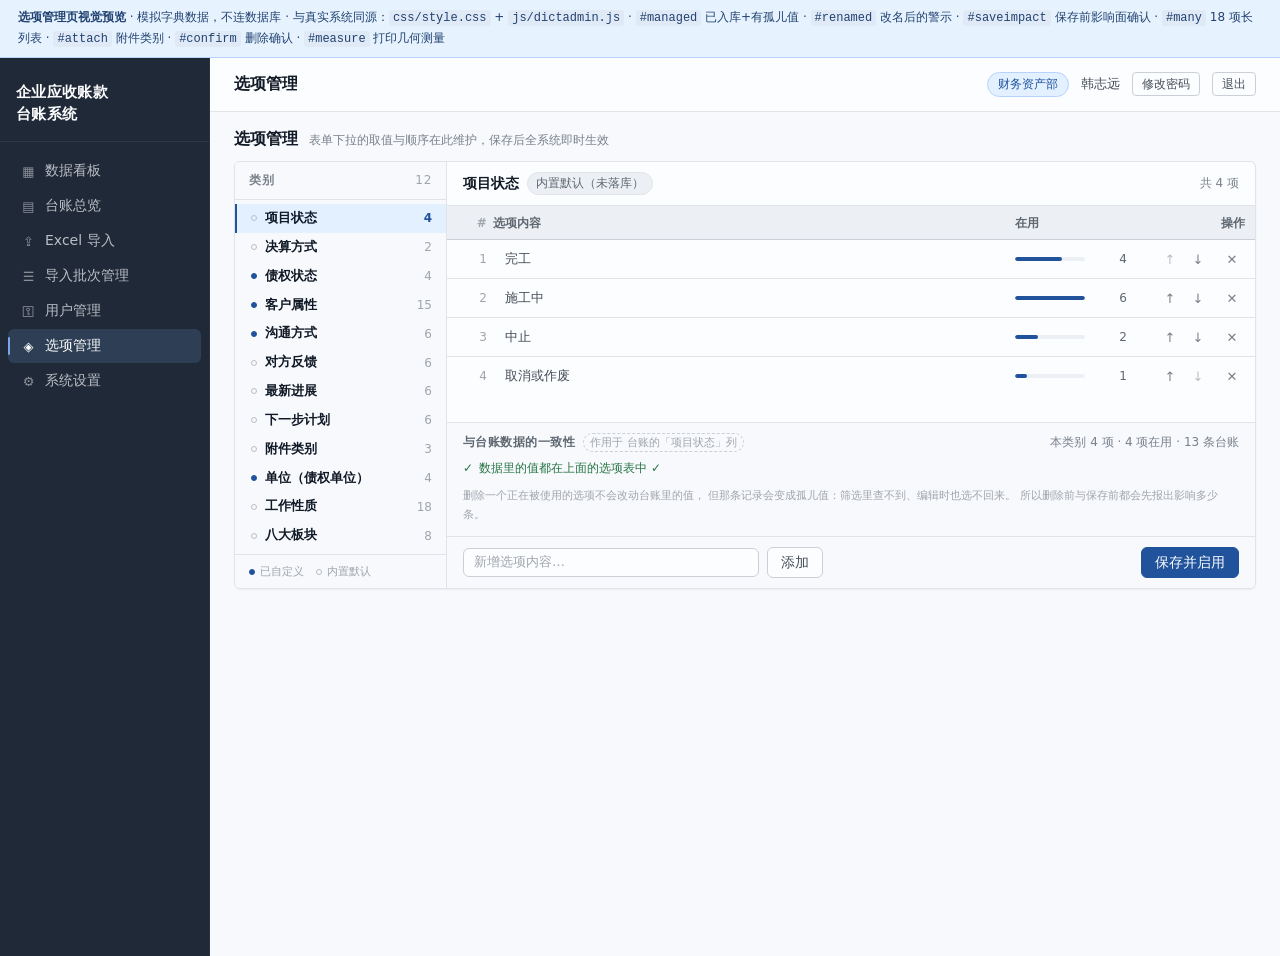
<file: docs/preview/dict-preview.html>
<!DOCTYPE html>
<html lang="zh-CN">
<head>
<meta charset="UTF-8">
<meta name="viewport" content="width=device-width, initial-scale=1">
<title>选项管理预览 · 企业应收账款台账系统</title>
<style>
/* ==========================================================================
   企业应收账款台账系统 · 样式表
   设计语言：账簿工业风 Ledger Industrial（精确 / 稳重 / 克制）
   上下文见 .impeccable.md；令牌改动请同步该文件

   分层：① 设计令牌 ② 基础与排版 ③ 原子 ④ 组件 ⑤ 响应式 ⑥ 打印
   ========================================================================== */

/* ==========================================================================
   ① 设计令牌
   ========================================================================== */
:root {
  /* — 中性色阶（冷调灰，色相偏主色 258°，避免"死灰"） — */
  --ink-950: oklch(21% 0.030 258);
  --ink-900: oklch(28% 0.028 258);   /* 侧边栏底色 */
  --ink-800: oklch(35% 0.024 258);
  --ink-700: oklch(42% 0.021 258);   /* 正文主色 */
  --ink-600: oklch(51% 0.019 258);   /* 正文次色 */
  --ink-500: oklch(60% 0.017 258);   /* 辅助文本（12px 下限） */
  --ink-400: oklch(72% 0.013 258);   /* 占位/禁用 */
  --ink-300: oklch(80% 0.012 258);   /* 深底上的文本 */
  --ink-100: oklch(93% 0.008 258);

  --line: oklch(91.5% 0.008 258);    /* 发丝分隔线 */
  --line-2: oklch(85.5% 0.012 258);  /* 强分隔线 / 控件描边 */

  --bg: oklch(96.8% 0.006 258);      /* 页面底 */
  --surface: oklch(99.4% 0.002 258); /* 卡片/表格底（非纯白） */
  --surface-2: oklch(98.1% 0.005 258); /* 斑马行 / 次级面板 */
  --surface-3: oklch(95.4% 0.008 258); /* 表头底 / 悬浮态 */

  /* — 主色：深靛蓝（区别于默认亮蓝，稳重可信） — */
  --primary: oklch(45% 0.130 258);
  --primary-600: oklch(39.5% 0.130 258);
  --primary-soft: oklch(95% 0.032 258);
  --primary-line: oklch(86% 0.065 258);

  /* — 语义色（朱砂红为唯一"警示"强调色，仅用于风险与危险操作） — */
  --danger: oklch(50% 0.185 28);
  --danger-600: oklch(43% 0.175 28);
  --danger-soft: oklch(96% 0.028 28);
  --danger-line: oklch(87% 0.070 28);

  --ok: oklch(50% 0.110 152);
  --ok-soft: oklch(96% 0.030 152);
  --ok-line: oklch(87% 0.065 152);

  --warn: oklch(52% 0.120 66);
  --warn-soft: oklch(96.5% 0.035 78);
  --warn-line: oklch(87% 0.080 78);

  --teal: oklch(47% 0.088 195);
  --teal-soft: oklch(96% 0.025 195);
  --violet: oklch(45% 0.140 300);
  --violet-soft: oklch(96% 0.025 300);

  --focus: oklch(58% 0.155 258);

  /* — 排版 — */
  --font: "PingFang SC", "HarmonyOS Sans SC", "Microsoft YaHei", "Segoe UI",
          system-ui, -apple-system, "Helvetica Neue", sans-serif;
  --t-xs: 0.75rem;      /* 12px 辅助说明 */
  --t-sm: 0.8125rem;    /* 13px 表格单元格 */
  --t-base: 0.875rem;   /* 14px 正文 */
  --t-md: 1rem;         /* 16px 页面标题 */
  --t-lg: 1.125rem;     /* 18px 区块标题 */
  --t-xl: 1.375rem;     /* 22px 弹窗标题 */
  --t-2xl: 1.75rem;     /* 28px KPI 数字 */
  --lh-tight: 1.35;
  --lh-base: 1.55;

  /* — 空间（4 的倍数，按角色取用，制造节奏而非平铺） — */
  --s1: 4px;  --s2: 8px;  --s3: 12px; --s4: 16px;
  --s5: 24px; --s6: 32px; --s7: 48px;

  /* — 圆角（收敛到三档，不再出现 8/12/14 混用） — */
  --r1: 4px; --r2: 6px; --r3: 10px; --r-pill: 999px;

  /* — 阴影：卡片靠发丝线，浮层才用阴影 — */
  --sh1: 0 1px 2px oklch(21% 0.03 258 / 0.05);
  --sh2: 0 6px 18px oklch(21% 0.03 258 / 0.10);
  --sh3: 0 18px 48px oklch(21% 0.03 258 / 0.18);

  /* — 动效：只动 transform/opacity/color，指数缓出 — */
  --ease: cubic-bezier(0.16, 1, 0.3, 1);
  --dur-f: 120ms;
  --dur: 200ms;

  /* 表格行底色（供冻结列继承，避免透明穿帮） */
  --row-bg: var(--surface);
  --row-alt: oklch(97.7% 0.006 258);   /* 斑马行：原为 surface-2（98.1%），与白底差 1.3% 实际看不出来 */
  --row-hover: oklch(96.5% 0.013 258); /* 必须比斑马行更深，否则偶数行 hover 反而变浅 */
  --row-checked: var(--primary-soft);
  --thead-bg: var(--surface-3);
  --thead-fc-bg: oklch(93.6% 0.010 258); /* 冻结区表头（比表头底再深一档，标示"这列被冻住了"） */
  --foot-bg: oklch(96.2% 0.010 258);
}

/* ==========================================================================
   ② 基础与排版
   ========================================================================== */
* { box-sizing: border-box; margin: 0; padding: 0; }
html, body { height: 100%; }
html { -webkit-text-size-adjust: 100%; }
#root { min-height: 100vh; }

body {
  font-family: var(--font);
  font-size: var(--t-base);
  line-height: var(--lh-base);
  font-kerning: normal;
  background: var(--bg);
  color: var(--ink-700);
  -webkit-font-smoothing: antialiased;
}

a { color: var(--primary); cursor: pointer; text-decoration: none; }
a:hover { text-decoration: underline; text-underline-offset: 2px; }

h1, h2, h3, h4 { color: var(--ink-950); line-height: var(--lh-tight); font-weight: 600; }
h1 { font-size: var(--t-xl); }
h2 { font-size: var(--t-md); }
h3 { font-size: var(--t-base); }

::selection { background: oklch(88% 0.06 258); color: var(--ink-950); }

/* 焦点可见性（键盘用户专用，鼠标点击不出现） */
:focus-visible {
  outline: 2px solid var(--focus);
  outline-offset: 2px;
  border-radius: var(--r1);
}
:focus:not(:focus-visible) { outline: none; }

/* ==========================================================================
   ③ 原子
   ========================================================================== */
.hidden { display: none !important; }
.muted { color: var(--ink-500); font-size: var(--t-xs); }
.ta-r { text-align: right; }
.text-danger { color: var(--danger); }
.text-ok { color: var(--ok); }
.page { display: block; }

/* ==========================================================================
   ④ 组件
   ========================================================================== */

/* ---------- 按钮 ---------- */
.btn {
  display: inline-flex; align-items: center; justify-content: center; gap: var(--s1);
  padding: 6px 13px; min-height: 30px;
  border: 1px solid var(--line-2); border-radius: var(--r2);
  background: var(--surface); color: var(--ink-700);
  font-family: var(--font); font-size: var(--t-base); line-height: 1.2;
  cursor: pointer; white-space: nowrap;
  transition: background var(--dur-f) var(--ease), border-color var(--dur-f) var(--ease),
              color var(--dur-f) var(--ease), transform var(--dur-f) var(--ease);
}
.btn:hover { border-color: var(--primary); color: var(--primary); background: var(--primary-soft); }
.btn:active { transform: translateY(1px); }
.btn:disabled, .btn[disabled] { opacity: 0.42; cursor: not-allowed; transform: none; }
.btn:disabled:hover { border-color: var(--line-2); color: var(--ink-700); background: var(--surface); }

.btn-primary { background: var(--primary); border-color: var(--primary); color: var(--surface); }
.btn-primary:hover { background: var(--primary-600); border-color: var(--primary-600); color: var(--surface); }
.btn-primary:disabled:hover { background: var(--primary); border-color: var(--primary); }

.btn-danger { background: var(--danger); border-color: var(--danger); color: var(--surface); }
.btn-danger:hover { background: var(--danger-600); border-color: var(--danger-600); color: var(--surface); }

.btn-danger-plain { color: var(--danger); border-color: var(--danger-line); background: var(--surface); }
.btn-danger-plain:hover { background: var(--danger-soft); border-color: var(--danger); color: var(--danger); }

.btn-xs { padding: 3px 9px; min-height: 24px; font-size: var(--t-xs); border-radius: var(--r1); }
.btn-sm { padding: 5px 11px; min-height: 28px; font-size: var(--t-sm); }
.btn-lg { padding: 10px 26px; min-height: 42px; font-size: var(--t-md); }
.btn-block { width: 100%; }

/* ---------- 输入控件 ---------- */
.ipt {
  padding: 6px 10px; min-height: 30px;
  border: 1px solid var(--line-2); border-radius: var(--r2);
  background: var(--surface); color: var(--ink-700);
  font-family: var(--font); font-size: var(--t-base); line-height: 1.3;
  transition: border-color var(--dur-f) var(--ease), box-shadow var(--dur-f) var(--ease);
}
.ipt::placeholder { color: var(--ink-400); }
.ipt:focus { border-color: var(--primary); box-shadow: 0 0 0 3px oklch(45% 0.13 258 / 0.13); outline: none; }
.ipt:disabled { background: var(--surface-2); color: var(--ink-500); cursor: not-allowed; }
textarea.ipt { min-height: 62px; line-height: var(--lh-base); resize: vertical; }
select.ipt { padding-right: 26px; cursor: pointer; }

/* ---------- 登录页 ---------- */
.login-wrap {
  min-height: 100vh; display: grid; place-items: center; padding: var(--s5);
  background:
    radial-gradient(120% 80% at 50% -20%, oklch(94% 0.020 258) 0%, transparent 60%),
    repeating-linear-gradient(0deg, oklch(93% 0.008 258 / 0.5) 0 1px, transparent 1px 32px),
    repeating-linear-gradient(90deg, oklch(93% 0.008 258 / 0.5) 0 1px, transparent 1px 32px),
    var(--bg);
}
.login-card {
  width: 396px; max-width: 100%;
  background: var(--surface); border: 1px solid var(--line);
  border-radius: var(--r3); padding: var(--s6) var(--s6) var(--s5);
  box-shadow: var(--sh3);
}
.login-logo {
  width: 46px; height: 46px; margin-bottom: var(--s4);
  border-radius: var(--r2); background: var(--ink-900);
  color: var(--surface); font-size: 22px; line-height: 46px; font-weight: 600;
  text-align: center; letter-spacing: 0;
}
.login-title { font-size: var(--t-lg); font-weight: 600; margin-bottom: var(--s1); letter-spacing: -0.01em; }
.login-sub { font-size: var(--t-sm); color: var(--ink-500); margin-bottom: var(--s5); }
.login-form { display: flex; flex-direction: column; gap: var(--s3); }
.login-form .form-field { gap: 5px; }
.login-foot {
  margin-top: var(--s5); padding-top: var(--s3);
  border-top: 1px solid var(--line);
  font-size: var(--t-xs); color: var(--ink-500); line-height: 1.7;
}

/* ---------- 主框架 ---------- */
.app-shell { display: flex; min-height: 100vh; }

.sidebar {
  width: 210px; flex-shrink: 0; background: var(--ink-900); color: var(--ink-300);
  display: flex; flex-direction: column; position: sticky; top: 0;
  height: 100vh; overflow-y: auto;
  border-right: 1px solid oklch(32% 0.02 258);
}
.side-brand {
  padding: var(--s5) var(--s4) var(--s4);
  font-size: 15px; font-weight: 600; color: var(--surface);
  letter-spacing: 0.02em; line-height: 1.45;
  border-bottom: 1px solid oklch(34% 0.02 258);
}
.side-nav { padding: var(--s3) var(--s2); display: flex; flex-direction: column; gap: 1px; }
.nav-item {
  display: flex; align-items: center; gap: var(--s2);
  padding: 8px var(--s3); border: none; border-radius: var(--r2);
  background: transparent; color: var(--ink-300);
  font-family: var(--font); font-size: var(--t-base); text-align: left;
  cursor: pointer; width: 100%; position: relative;
  transition: background var(--dur-f) var(--ease), color var(--dur-f) var(--ease);
}
.nav-item:hover { background: oklch(34% 0.022 258); color: var(--surface); }
.nav-item.active {
  background: oklch(36% 0.045 258); color: var(--surface); font-weight: 500;
}
.nav-item.active::before {
  content: ""; position: absolute; left: 0; top: 8px; bottom: 8px; width: 2px;
  background: oklch(72% 0.11 258); border-radius: 2px;
}
.nav-icon { width: 17px; text-align: center; opacity: 0.7; font-size: 13px; }
.nav-item.active .nav-icon { opacity: 1; }

.side-perms {
  margin-top: auto; padding: var(--s4) var(--s4) var(--s5);
  border-top: 1px solid oklch(34% 0.02 258);
}
.sp-title {
  font-size: 11px; color: oklch(72% 0.015 258);
  letter-spacing: 0.08em; text-transform: none; margin-bottom: var(--s2);
}
.perm-list { list-style: none; }
.perm-list li {
  display: flex; align-items: center; gap: 7px; padding: 2.5px 0;
  font-size: var(--t-xs); color: oklch(62% 0.014 258);
}
.perm-list li.on { color: var(--ink-300); }
.pm-icon { width: 13px; text-align: center; font-weight: 600; font-size: 11px; }
.perm-list li.on .pm-icon { color: oklch(78% 0.14 152); }
.perm-list li.off .pm-icon { color: oklch(46% 0.012 258); }

.app-main { flex: 1; min-width: 0; display: flex; flex-direction: column; }

.topbar {
  min-height: 54px; background: var(--surface); border-bottom: 1px solid var(--line);
  display: flex; align-items: center; justify-content: space-between; gap: var(--s4);
  padding: 0 var(--s5); position: sticky; top: 0; z-index: 20;
}
.topbar-left { display: flex; align-items: center; gap: var(--s2); min-width: 0; }
.topbar-title {
  font-size: var(--t-md); font-weight: 600; color: var(--ink-950);
  letter-spacing: -0.01em; white-space: nowrap; overflow: hidden; text-overflow: ellipsis;
}
.topbar-user { display: flex; align-items: center; gap: var(--s3); }
.user-dept {
  font-size: var(--t-xs); color: var(--primary); background: var(--primary-soft);
  border: 1px solid var(--primary-line); padding: 2px 10px; border-radius: var(--r-pill);
}
.user-name { font-size: var(--t-sm); font-weight: 500; color: var(--ink-700); }

.page-container { padding: var(--s4) var(--s5) var(--s7); flex: 1; min-width: 0; }
/* 台账总览：让表格吃掉剩余高度，页面上只留**一个**滚动区（就是表格卡片本身）。
   高度由 js/ledger.js 的 fitHeight() 量成 px 写进来（--x 由内联样式给出）：
   先前写 height:100% 是解析不出具体值的（上层 .app-main 的高度由内容决定），
   于是下面那句 max-height:100% 退化成 none —— 表格没有内部滚动区、整页往下滚，
   表头跟着滚走，横向滚动条被推到几千像素高的表格最底部。现在链条有确定值，
   表头 sticky 在卡片内生效，页面本身不再产生第二条滚动条。
   注意只给 #page-ledger 挂弹性链，不动 .page-container —— 否则看板等长页面
   会被压成"视口高 + 内容溢出"，容器自身的底部内边距就白给了。 */
#page-ledger:not(.hidden) {
  display: flex; flex-direction: column; min-height: 0;
}
#page-ledger #ledger-table-box { display: flex; flex-direction: column; flex: 1; min-height: 0; }
/* 表格卡片贴着数据收边（内容高就撑满、超出才出现内滚动），
   而不是拉成一个大白框、让合计行孤零零浮在中间 */
#page-ledger .table-wrap { flex: 0 1 auto; min-height: 0; max-height: 100%; }
/* 空状态没有"数据高度"可贴，若仍按内容收边就会在下方留一大片空白；
   这里让它吃掉剩余高度，把引导文案在可视区正中呈现 */
#page-ledger .table-wrap.is-empty { flex: 1 1 auto; max-height: 100%; }
.page-head { display: flex; align-items: baseline; gap: var(--s3); margin-bottom: var(--s3); flex-wrap: wrap; }
.page-head h2 { font-size: var(--t-md); font-weight: 600; letter-spacing: -0.01em; }
.page-head h3 { font-size: var(--t-base); }
.page-head .muted { flex: 1; min-width: 200px; }

/* ---------- 工具栏 / 筛选胶囊 ---------- */
.toolbar {
  display: flex; justify-content: space-between; align-items: center; gap: var(--s3);
  margin-bottom: var(--s2); flex-wrap: wrap;
}
.toolbar-left { display: flex; align-items: center; gap: var(--s2); flex-wrap: wrap; }
.toolbar-right { display: flex; gap: var(--s2); flex-wrap: wrap; }

.kw-input {
  width: 300px; padding: 6px 13px; min-height: 30px;
  border: 1px solid var(--line-2); border-radius: var(--r-pill);
  background: var(--surface); font-family: var(--font); font-size: var(--t-base); color: var(--ink-700);
  transition: border-color var(--dur-f) var(--ease), box-shadow var(--dur-f) var(--ease);
}
.kw-input::placeholder { color: var(--ink-400); }
.kw-input:focus { border-color: var(--primary); box-shadow: 0 0 0 3px oklch(45% 0.13 258 / 0.13); outline: none; }

.batch-chip {
  display: inline-flex; align-items: center; gap: var(--s1);
  background: var(--warn-soft); color: oklch(42% 0.11 66);
  border: 1px solid var(--warn-line); padding: 3px 12px; border-radius: var(--r-pill);
  font-size: var(--t-xs); font-weight: 500;
}
.batch-chip a { margin-left: var(--s1); font-weight: 600; color: inherit; }

/* 筛选条：恒定一行 chip，点开才是胶囊选项。
   原先 5 行胶囊平铺（部门一变多就 4~5 行），现在每个维度只占一个 chip，
   显示「维度名 + 当前值」，真的筛过这一维才上色。 */
.filterbar {
  display: flex; align-items: center; gap: 6px; flex-wrap: wrap;
  margin-bottom: var(--s2); min-height: 30px;
}
.fb-chip {
  display: inline-flex; align-items: center; gap: 6px; max-width: 300px;
  padding: 4px 10px; border: 1px solid var(--line-2); border-radius: var(--r-pill);
  background: var(--surface); color: var(--ink-500);
  font-family: var(--font); font-size: var(--t-xs); line-height: 1.5;
  cursor: pointer; white-space: nowrap;
  transition: background var(--dur-f) var(--ease), border-color var(--dur-f) var(--ease),
              color var(--dur-f) var(--ease);
}
.fb-lab { color: var(--ink-400); }
.fb-val {
  color: var(--ink-950); font-weight: 600; min-width: 0;
  max-width: 132px; overflow: hidden; text-overflow: ellipsis;
}
.fb-caret { font-size: 9px; opacity: 0.5; }
.fb-chip:hover { border-color: var(--primary); background: var(--primary-soft); }
.fb-chip:hover .fb-val { color: var(--primary); }
/* 默认值（部门=全部 / 结清状态=未结）保持素色：上色只表示"这一维真的筛过" */
.fb-chip.is-set { background: var(--primary-soft); border-color: var(--primary-line); }
.fb-chip.is-set .fb-val, .fb-chip.is-set .fb-lab { color: var(--primary); }
/* 选中的值在当前条件下一条也筛不出来 —— 点开就能看到每个选项的实际条数 */
.fb-chip.is-zero { background: var(--warn-soft); border-color: var(--warn-line); }
.fb-chip.is-zero .fb-val, .fb-chip.is-zero .fb-lab { color: oklch(42% 0.11 66); }
.fb-zero { font-size: 10.5px; font-weight: 700; color: oklch(42% 0.13 60); }
.fb-sum { margin-left: auto; font-size: var(--t-xs); color: var(--ink-500); }
.fb-sum b { color: var(--ink-950); font-weight: 600; font-variant-numeric: tabular-nums; }
.fb-clear { font-size: var(--t-xs); }

/* 维度选项面板：胶囊 + 「点下去能筛出几条」 */
.fb-pop {
  position: absolute; z-index: 60; width: max-content; min-width: 200px; max-width: 460px;
  background: var(--surface); border: 1px solid var(--line-2); border-radius: var(--r3);
  box-shadow: var(--sh2); overflow: hidden;
}
.fb-pop-head {
  display: flex; justify-content: space-between; align-items: baseline; gap: var(--s3);
  padding: 9px var(--s3); border-bottom: 1px solid var(--line);
  background: var(--surface-2); font-size: var(--t-sm); font-weight: 600; color: var(--ink-950);
}
.fb-pop-tip { font-size: 11.5px; font-weight: 400; color: var(--ink-500); }
.fb-search {
  display: block; margin: var(--s2) var(--s3) 0; width: calc(100% - 2 * var(--s3));
  padding: 5px 11px; border: 1px solid var(--line-2); border-radius: var(--r-pill);
  font-family: var(--font); font-size: var(--t-xs); color: var(--ink-700);
}
.fb-search:focus { border-color: var(--primary); outline: none; }
.fb-opts {
  display: flex; flex-wrap: wrap; gap: 5px; align-content: flex-start;
  padding: var(--s3); max-height: 46vh; overflow-y: auto;
}
.fb-cnt {
  margin-left: 5px; font-size: 10.5px; font-weight: 500;
  font-variant-numeric: tabular-nums; color: var(--ink-400);
}
.capsule.active .fb-cnt, .capsule.is-zero .fb-cnt { color: inherit; opacity: 0.75; }
/* 0 条的选项淡化但保留可点：它正是"这一维没错、是被别的默认条件挡住了"的证据 */
.capsule.is-zero { opacity: 0.6; }
.capsule.is-zero:hover { opacity: 1; }
.capsule {
  padding: 3px 12px; border: 1px solid var(--line-2); border-radius: var(--r-pill);
  background: var(--surface); color: var(--ink-600);
  font-family: var(--font); font-size: var(--t-xs); line-height: 1.6;
  cursor: pointer; white-space: nowrap;
  transition: background var(--dur-f) var(--ease), border-color var(--dur-f) var(--ease),
              color var(--dur-f) var(--ease);
}
.capsule:hover { border-color: var(--primary); color: var(--primary); background: var(--primary-soft); }
.capsule.active {
  background: var(--primary); border-color: var(--primary); color: var(--surface); font-weight: 500;
}
/* 默认值（全部 / 未结）被选中时用淡色：实心蓝只表示"这一维真的筛过"，
   否则 5 行胶囊各挂一颗实心蓝，颜色不再承载任何信息 */
.capsule.active.is-default {
  background: var(--primary-soft); border-color: var(--primary-line);
  color: var(--primary); font-weight: 500;
}
.capsule.active.is-default:hover {
  background: oklch(92.5% 0.042 258); border-color: var(--primary);
}

/* ---------- 表格容器 ---------- */
.table-wrap {
  background: var(--surface); border: 1px solid var(--line); border-radius: var(--r2);
  overflow: auto; box-shadow: var(--sh1); overscroll-behavior: contain;
  max-height: calc(100vh - 252px);
}
.ledger-table, .map-table, .batch-table, .admin-table, .invoice-table {
  width: 100%; border-collapse: separate; border-spacing: 0;
  font-size: var(--t-sm); font-variant-numeric: tabular-nums;
}
.ledger-table th, .ledger-table td { padding: 6px 8px; }

/* 表头：固定 + 换行 + 发丝下沿 */
.ledger-table thead th {
  position: sticky; top: 0; z-index: 5;
  background: var(--thead-bg); color: var(--ink-600);
  font-weight: 600; font-size: var(--t-xs); line-height: var(--lh-tight);
  letter-spacing: 0.01em;
  padding: 8px; white-space: normal; word-break: break-word;
  vertical-align: middle; cursor: default;
  border-bottom: 1px solid var(--line-2);
  box-shadow: inset 0 -1px 0 var(--line), 0 1px 0 oklch(21% 0.03 258 / 0.03);
}
.ledger-table thead th.ta-r { padding-right: 10px; }
th[data-sort] { cursor: pointer; user-select: none; transition: color var(--dur-f) var(--ease); }
th[data-sort]:hover { color: var(--primary); background: var(--surface-2); }
th.sorted { color: var(--primary); }
th.sorted::after { content: "▾"; margin-left: 3px; font-size: 9px; opacity: 0.8; }

/* 数据行：行底色走变量，冻结列可继承（不透明，不穿帮） */
.ledger-table tbody tr { --row-bg: var(--surface); }
.ledger-table tbody tr:nth-child(even) { --row-bg: var(--row-alt); }
.ledger-table tbody tr:hover { --row-bg: var(--row-hover); }
.ledger-table tbody tr.row-checked { --row-bg: var(--row-checked); }
.ledger-table tbody td {
  background: var(--row-bg);
  border-bottom: 1px solid var(--line);
  padding: 6px 8px;
  white-space: nowrap; overflow: hidden; text-overflow: ellipsis;
  vertical-align: middle; line-height: 1.5;
}
.ledger-table tbody tr:last-child td { border-bottom: none; }

/* 冻结列：左侧「勾选 + 序号 + 用户指定的列」，右侧「操作」。
   ⚠️ 冻结列的【实际宽度】必须与 left 偏移严格相等。
   本表是 table-layout:auto，浏览器会把声明宽度向内容最小宽度回缩
   （勾选列声明 36px、实际只画到 29px），此时只写 width 会让冻结列
   比偏移窄，两列之间露出一条正在横向滚动的单元格 —— 表现为
   「序号冻结后左边有一片空白 / 穿帮」。故宽度只定义一次，三处锁死。 */
.ledger-table {
  --fc-check: 36px;                              /* 勾选列宽 */
  --fc-idx: 40px;                                /* 序号列宽 */
  --fc-act: 104px;                               /* 操作列宽 */
  --fc-w: calc(var(--fc-check) + var(--fc-idx)); /* 冻结区总宽 */
}
.ledger-table th.col-check, .ledger-table td.col-check {
  position: sticky; left: 0; z-index: 3;
  width: var(--fc-check); min-width: var(--fc-check); max-width: var(--fc-check);
  text-align: center;
}
.ledger-table th.col-idx, .ledger-table td.col-idx {
  position: sticky; left: var(--fc-check); z-index: 3;
  width: var(--fc-idx); min-width: var(--fc-idx); max-width: var(--fc-idx);
  text-align: center; color: var(--ink-500); font-size: var(--t-xs);
  box-shadow: inset -1px 0 0 var(--line);
}
.ledger-table th.col-actions, .ledger-table td.col-actions {
  position: sticky; right: 0; z-index: 3;
  width: var(--fc-act); min-width: var(--fc-act); max-width: var(--fc-act);
  box-shadow: inset 1px 0 0 var(--line);
}
.ledger-table thead th.col-check, .ledger-table thead th.col-idx,
.ledger-table thead th.col-actions, .ledger-table thead th.is-frozen { z-index: 8; }
/* 冻住的列：表头底色再深一档，与右侧滑动区分开 */
.ledger-table thead th.col-check, .ledger-table thead th.col-idx,
.ledger-table thead th.is-frozen { background: var(--thead-fc-bg); }

/* 用户自定义的左侧冻结列（「列设置」里指定，顺序即渲染顺序）。
   left 偏移由 js/ledger.js 的 syncFrozen() 按【实测宽度】生成
   （`.ledger-table .fz-i { left: … }` 写进 <style id="cfz-style">），
   这里只负责"粘住 + 表头底色 + 最后一列投影"。
   万一生成样式缺失，left 为 auto → 退化成不粘的普通单元格，不会压列。 */
.ledger-table th.is-frozen, .ledger-table td.is-frozen { position: sticky; z-index: 3; }

/* 横向滚动提示：只在确实还有内容被滚出去的一侧投影（类名由 ledger.js 的 syncOverflow 维护）。
   投影挂在"冻结区最后一列"上（用户没设冻结列时就是序号列），而不是写死 col-idx ——
   否则冻结了别的列之后，投影会出现在表格中间。 */
.table-wrap.is-scrolled .ledger-table .is-fz-last {
  box-shadow: inset -1px 0 0 var(--line), 12px 0 14px -12px oklch(21% 0.03 258 / 0.22);
}
.table-wrap.has-more .ledger-table th.col-actions,
.table-wrap.has-more .ledger-table td.col-actions {
  box-shadow: inset 1px 0 0 var(--line), -12px 0 14px -12px oklch(21% 0.03 258 / 0.22);
}

.col-actions { text-align: center; white-space: nowrap; }
.col-actions a { margin: 0 5px; font-size: var(--t-xs); }
.link-danger { color: var(--danger); }

/* 单元格语义 */
.td-money { font-variant-numeric: tabular-nums; letter-spacing: 0.005em; }
.td-money.owed { color: var(--danger); font-weight: 600; }
.td-money.neg { color: var(--danger); }
.td-date { color: var(--ink-600); font-variant-numeric: tabular-nums; }
/* 归属部门是「归属」类属性，不是内容主体 —— 压一档灰度，避免和项目名称/客户名称抢视线 */
.td-dept { color: var(--ink-600); }
/* 没有归属部门的记录：用警示色标出来，别让「未指定」混在其它单元格里看不见 */
.td-dept.is-none { color: var(--warn); font-style: italic; }
.td-name { line-height: 1.45; white-space: normal; word-break: break-word; }
/* 合计行：原本只有金额格带底纹，中间一格一格是透明的，视觉上像一条
   「断成几截的空白带」；改为整条铺满，并固定在表格底部当作实时合计条 */
.ledger-table tfoot td {
  position: sticky; bottom: 0; z-index: 4;
  background: var(--foot-bg);
  border-top: 1px solid var(--line-2);
  box-shadow: inset 0 1px 0 var(--line);
}
.td-foot { font-weight: 600; color: var(--ink-950); }
.ledger-table tfoot td.td-foot-label {
  left: 0; z-index: 6;
  font-weight: 600; color: var(--ink-600);
  box-shadow: inset 0 1px 0 var(--line), inset -1px 0 0 var(--line);
}
.table-wrap.is-scrolled .ledger-table tfoot td.td-foot-label {
  box-shadow: inset 0 1px 0 var(--line), inset -1px 0 0 var(--line),
              12px 0 14px -12px oklch(21% 0.03 258 / 0.22);
}
.empty-cell {
  text-align: center; color: var(--ink-500); padding: var(--s7) var(--s4) !important;
  font-size: var(--t-sm); line-height: 1.9; background: var(--surface);
}
.empty-cell::before {
  content: "▤"; display: block; margin: 0 auto var(--s3);
  width: 36px; height: 36px; line-height: 34px;
  font-size: 15px; color: var(--ink-400);
  border: 1px solid var(--line-2); border-radius: var(--r2); background: var(--surface-2);
}
.empty-cell b { color: var(--ink-700); font-weight: 600; }
/* 台账空状态用独立面板：这张表宽可达 3000px+，
   <td colspan="N"> 里的居中内容会落在整表中点（可视区之外），等于一片空白 */
.table-wrap.is-empty {
  display: flex; align-items: center; justify-content: center;
  min-height: 220px; padding: var(--s6) var(--s4);
}
.empty-state { text-align: center; max-width: 440px; }
.es-badge {
  display: block; width: 40px; height: 40px; margin: 0 auto var(--s3);
  line-height: 38px; font-size: 17px; color: var(--ink-400);
  border: 1px solid var(--line-2); border-radius: var(--r2); background: var(--surface-2);
}
.es-title { font-size: var(--t-base); font-weight: 600; color: var(--ink-700); }
.es-hint { margin-top: 6px; font-size: var(--t-sm); color: var(--ink-500); line-height: 1.75; }
/* 「当前条件下没有记录」时的快捷放行按钮：把挡路的那个筛选条件一键松开，
   省得用户自己对着一排筛选条件猜是哪一项把数据挡住了 */
.es-actions { display: flex; flex-direction: column; align-items: center; gap: 6px; margin-top: var(--s3); }
.table-status {
  display: flex; align-items: baseline; gap: var(--s3);
  margin-top: var(--s2); padding: 0 2px;
  font-size: var(--t-xs); color: var(--ink-500);
}
.table-status .ts-right { margin-left: auto; color: var(--ink-400); }
.table-status b { color: var(--ink-700); font-weight: 600; font-variant-numeric: tabular-nums; }
/* .row-admin 的整行粉色底已移除：斑马行 + 首列竖标记已足够，染色反而形成色块 */
.att-has { color: var(--primary); font-weight: 500; }

/* ---------- 标签 ---------- */
.tag {
  display: inline-block; padding: 1px 8px; border-radius: var(--r-pill);
  font-size: 11.5px; line-height: 1.6; font-weight: 500;
  border: 1px solid transparent; white-space: nowrap;
}
.tag-blue   { background: var(--primary-soft); color: var(--primary); border-color: var(--primary-line); }
.tag-green  { background: var(--ok-soft);      color: var(--ok);      border-color: var(--ok-line); }
.tag-teal   { background: var(--teal-soft);    color: var(--teal);    border-color: oklch(87% 0.05 195); }
.tag-gray   { background: var(--surface-3);    color: var(--ink-600);  border-color: var(--line); }
.tag-red    { background: var(--danger-soft);  color: var(--danger);  border-color: var(--danger-line); }
.tag-orange { background: var(--warn-soft);    color: var(--warn);    border-color: var(--warn-line); }
/* 兼容历史类名（超期预警） */
.tag-settled { background: var(--ok-soft); color: var(--ok); border-color: var(--ok-line); }
.tag-overdue { background: var(--danger-soft); color: var(--danger); border-color: var(--danger-line); font-weight: 600; }
.tag-soon    { background: var(--warn-soft); color: var(--warn); border-color: var(--warn-line); }
.tag-ok      { background: var(--surface-3); color: var(--ink-600); border-color: var(--line); }
.tag-none    { background: transparent; color: var(--ink-500); }

/* ---------- 弹窗 ---------- */
.modal-mask {
  position: fixed; inset: 0; z-index: 100;
  background: oklch(21% 0.03 258 / 0.42);
  display: flex; align-items: center; justify-content: center;
  padding: var(--s5); animation: mask-in var(--dur) var(--ease);
}
.modal {
  background: var(--surface); border: 1px solid var(--line); border-radius: var(--r3);
  width: 640px; max-width: 96vw; max-height: 90vh;
  display: flex; flex-direction: column; box-shadow: var(--sh3);
  animation: modal-in var(--dur) var(--ease);
}
@keyframes mask-in { from { opacity: 0; } to { opacity: 1; } }
@keyframes modal-in {
  from { opacity: 0; transform: translateY(6px) scale(0.985); }
  to { opacity: 1; transform: none; }
}
.modal-sm { width: 400px; }
.modal-lg { width: 780px; }
.modal-xl { width: min(1060px, 96vw); }
.modal-xl .modal-body { max-height: calc(100vh - 200px); overflow-y: auto; }
.modal-header {
  padding: var(--s4) var(--s5); font-size: var(--t-base); font-weight: 600; color: var(--ink-950);
  border-bottom: 1px solid var(--line);
  display: flex; justify-content: space-between; align-items: center; gap: var(--s4);
}
.modal-close {
  cursor: pointer; font-size: 20px; line-height: 1; color: var(--ink-400);
  width: 26px; height: 26px; display: inline-flex; align-items: center; justify-content: center;
  border-radius: var(--r1); transition: background var(--dur-f) var(--ease), color var(--dur-f) var(--ease);
}
.modal-close:hover { background: var(--surface-3); color: var(--ink-950); }
.modal-tabs { display: flex; gap: var(--s1); padding: var(--s2) var(--s4) 0; border-bottom: 1px solid var(--line); }
.mtab {
  padding: 8px 15px; border: none; background: transparent; cursor: pointer;
  font-family: var(--font); font-size: var(--t-base); color: var(--ink-500);
  border-bottom: 2px solid transparent; border-radius: var(--r1) var(--r1) 0 0;
  transition: color var(--dur-f) var(--ease), border-color var(--dur-f) var(--ease);
}
.mtab:hover { color: var(--primary); }
.mtab.active { color: var(--primary); border-bottom-color: var(--primary); font-weight: 600; }
.modal-body { padding: var(--s4) var(--s5); overflow-y: auto; }
.modal-footer {
  padding: var(--s3) var(--s5); border-top: 1px solid var(--line);
  display: flex; justify-content: flex-end; gap: var(--s2); background: var(--surface-2);
  border-radius: 0 0 var(--r3) var(--r3);
}
.confirm-msg { line-height: 1.8; color: var(--ink-700); }

/* ---------- 表单 ---------- */
.form-grid { display: grid; grid-template-columns: 1fr 1fr; gap: var(--s3) var(--s4); }
.form-field { display: flex; flex-direction: column; gap: 5px; min-width: 0; }
.form-full { grid-column: 1 / -1; margin-top: var(--s3); }
.ff-label { font-size: var(--t-xs); color: var(--ink-600); letter-spacing: 0.01em; }
.form-hint { font-size: var(--t-xs); color: var(--ink-500); margin-top: var(--s3); line-height: 1.7; }
.ff-dept { grid-column: 1 / -1; max-width: 320px; }
.form-sec { padding: 2px 0 var(--s4); border-bottom: 1px solid var(--line); }
.form-sec:last-of-type { border-bottom: none; }
.form-sec-title {
  font-size: var(--t-sm); font-weight: 600; color: var(--ink-950);
  margin: var(--s4) 0 var(--s3); display: flex; align-items: center; gap: var(--s2);
}
.form-sec-title::before {
  content: ""; width: 3px; height: 13px; border-radius: 2px; background: var(--primary);
  flex-shrink: 0;
}
.form-sec-tag {
  font-size: 11px; font-weight: 400; color: var(--primary);
  background: var(--primary-soft); border: 1px solid var(--primary-line);
  border-radius: var(--r-pill); padding: 1px 8px;
}
.form-sec-tag.warn { color: var(--warn); background: var(--warn-soft); border-color: var(--warn-line); }

/* 锁定字段（部门账号不可编辑） */
.ff-locked .ipt { background: var(--surface-3); color: var(--ink-400); cursor: not-allowed; }
.ff-locked .ff-label { color: var(--ink-400); }
.lock-banner {
  font-size: var(--t-sm); color: oklch(42% 0.10 66);
  background: var(--warn-soft); border: 1px solid var(--warn-line);
  border-left: 3px solid var(--warn);
  border-radius: var(--r2); padding: var(--s2) var(--s3); margin-bottom: var(--s2);
  line-height: 1.7;
}

/* 实时计算条（账内 / 账外 / 余额） */
.calc-bar {
  display: flex; gap: var(--s5); flex-wrap: wrap;
  background: var(--surface-2); border: 1px solid var(--line);
  border-radius: var(--r2); padding: var(--s3) var(--s4); margin-top: var(--s3);
  border-left: 3px solid var(--primary);
}
.calc-bar span {
  font-size: var(--t-xs); color: var(--ink-500);
  display: flex; align-items: baseline; gap: 6px;
}
.calc-bar b {
  font-size: 15px; color: var(--ink-950); font-weight: 600;
  font-variant-numeric: tabular-nums; letter-spacing: 0.005em;
}
.calc-bar i { font-size: 11px; font-style: normal; color: var(--ink-400); }

.editor-error {
  color: var(--danger); background: var(--danger-soft);
  border: 1px solid var(--danger-line); border-left: 3px solid var(--danger);
  border-radius: var(--r2); padding: var(--s2) var(--s3);
  font-size: var(--t-sm); margin-top: var(--s3); line-height: 1.7;
}

/* select + 其他自由填写 */
.sel-free { display: flex; flex-direction: column; gap: 6px; }

/* ---------- 导入 ---------- */
.file-pick {
  border: 1px dashed var(--line-2); border-radius: var(--r3);
  padding: var(--s6) var(--s5); text-align: center; color: var(--ink-500);
  cursor: pointer; margin-bottom: var(--s4);
  transition: border-color var(--dur) var(--ease), background var(--dur) var(--ease),
              color var(--dur) var(--ease);
}
.file-pick:hover, .file-pick.drag {
  border-color: var(--primary); background: var(--primary-soft); color: var(--primary);
}
.file-pick .muted { display: block; margin-top: 4px; }
.fp-icon { font-size: 26px; margin-bottom: var(--s2); color: var(--ink-400); line-height: 1; }
.file-pick:hover .fp-icon, .file-pick.drag .fp-icon { color: var(--primary); }
.import-opts { margin-top: var(--s1); }
.import-step { display: flex; flex-direction: column; }
.import-meta { margin-bottom: var(--s2); font-size: var(--t-base); color: var(--ink-700); }
.import-meta b { color: var(--ink-950); }
.map-wrap { max-height: 320px; }
.map-table th, .map-table td { padding: 7px 10px; border-bottom: 1px solid var(--line); text-align: left; }
.map-table thead th {
  background: var(--thead-bg); font-size: var(--t-xs); color: var(--ink-600);
  position: sticky; top: 0; font-weight: 600;
}
.map-src { font-weight: 500; color: var(--ink-700); }
.map-sample { color: var(--ink-500); font-size: var(--t-xs); }
.map-table tr.map-miss td { background: var(--warn-soft); }
.map-select { width: 100%; padding: 4px 8px; }

/* 部门归属预检（导入第 3 步）：匹配不上的部门名在这里就地指定归属 */
.dept-check {
  margin: var(--s3) 0 var(--s1); padding: var(--s2) var(--s3);
  border: 1px solid var(--line); border-left: 3px solid var(--primary);
  border-radius: var(--r2); background: var(--surface-2);
  font-size: var(--t-sm); line-height: 1.7; color: var(--ink-700);
}
.dept-check.is-ok {
  color: oklch(42% 0.09 152); background: var(--ok-soft);
  border-color: var(--ok-line); border-left-color: var(--ok);
}
.dept-check.is-warn {
  color: oklch(42% 0.10 66); background: var(--warn-soft);
  border-color: var(--warn-line); border-left-color: var(--warn);
}
.dchk-title { font-weight: 600; }
.dchk-hint { color: var(--ink-600); font-size: var(--t-xs); margin-top: 2px; }
.dchk-hint a { color: var(--primary); cursor: pointer; font-weight: 500; }
.dchk-row { display: flex; align-items: center; gap: var(--s2); margin-top: 6px; }
.dchk-name {
  /* 0 1 auto 而不是 1 1 auto：部门名普遍只有 3~6 字，让它撑满整行会把
     「N 行」推到最右边、和名字之间隔出一大片空白。改成按内容收边，
     多余空间交给下拉的 margin-left:auto 吸收。 */
  flex: 0 1 auto; min-width: 0; font-weight: 500; color: var(--ink-950);
  overflow: hidden; text-overflow: ellipsis; white-space: nowrap;
}
.dchk-cnt { flex: 0 0 auto; font-size: var(--t-xs); color: var(--ink-500); font-variant-numeric: tabular-nums; }
.dchk-sel { flex: 0 0 auto; width: 200px; margin-left: auto; padding: 3px 8px; }
.dchk-row.is-set .dchk-name { color: var(--ok); }
.done-dept { text-align: left; max-width: 100%; margin-top: var(--s1); }

/* 导入预览表：列多（19 列）且表头长，让表头不换行、随表格横向滚动，
   否则「合同金额（自动带入决算）」这类长表头会被挤成 5 行，比数据还占地方。
   只约束 th —— td 里有项目名称/备注这类长文本，放开让它们正常收缩。 */
.import-step .ledger-table th { white-space: nowrap; }

.import-done { align-items: center; padding: var(--s5) 0 var(--s2); }
.done-icon {
  width: 52px; height: 52px; border-radius: 50%; font-size: 24px; font-weight: 600;
  display: flex; align-items: center; justify-content: center; margin-bottom: var(--s3);
}
.done-icon.ok { background: var(--ok-soft); color: var(--ok); }
.done-icon.warn { background: var(--warn-soft); color: var(--warn); }
.done-title { font-size: var(--t-lg); font-weight: 600; margin-bottom: var(--s1); color: var(--ink-950); }
.done-stats { margin-bottom: var(--s4); color: var(--ink-600); }
.loading-hint {
  color: var(--ink-500); padding: var(--s5) 0; text-align: center; font-size: var(--t-sm);
}
.loading-hint::after {
  content: ""; display: inline-block; width: 14px; height: 14px; margin-left: 8px;
  vertical-align: -2px; border: 2px solid var(--line-2); border-top-color: var(--primary);
  border-radius: 50%; animation: spin 0.7s linear infinite;
}
@keyframes spin { to { transform: rotate(360deg); } }

/* ---------- 明细表（开票 / 回款 / 附件） ---------- */
.invoice-summary {
  display: flex; align-items: center; gap: var(--s3); flex-wrap: wrap;
  margin-bottom: var(--s3);
  background: var(--surface-2); border: 1px solid var(--line); border-radius: var(--r2);
  padding: var(--s2) var(--s3);
}
.invoice-summary .muted { font-size: var(--t-xs); }
.invoice-table th, .invoice-table td {
  padding: 6px 10px; border-bottom: 1px solid var(--line); text-align: left;
}
.invoice-table thead th {
  background: var(--thead-bg); font-size: var(--t-xs); color: var(--ink-600); font-weight: 600;
}
.invoice-table tbody tr:hover td { background: var(--row-hover); }
.invoice-table tbody tr:last-child td { border-bottom: none; }
.invoice-table { font-variant-numeric: tabular-nums; }
.invoice-add { display: flex; gap: var(--s2); margin-top: var(--s3); flex-wrap: wrap; align-items: center; }
.att-table td, .att-table th { vertical-align: middle; }

/* 附件上传 */
.att-upload { display: flex; gap: var(--s2); align-items: center; flex-wrap: wrap; margin-bottom: var(--s3); }
.att-progress {
  flex-basis: 100%; height: 5px; background: var(--surface-3);
  border-radius: var(--r-pill); overflow: hidden;
}
.att-progress-bar {
  height: 100%; width: 0; background: var(--primary); border-radius: var(--r-pill);
  transition: width var(--dur) var(--ease);
}
.att-has { color: var(--primary); font-weight: 500; }

/* ---------- 导出汇总表弹窗 ---------- */
.exp-scope {
  display: flex; gap: var(--s5); flex-wrap: wrap; align-items: center;
  font-size: var(--t-sm); color: var(--ink-600);
  background: var(--surface-2); border: 1px solid var(--line); border-radius: var(--r2);
  padding: var(--s3); margin-bottom: var(--s3);
}
.exp-scope label { display: inline-flex; align-items: center; gap: 5px; cursor: pointer; }
.exp-scope input { accent-color: var(--primary); cursor: pointer; }
.exp-total-row {
  display: flex; align-items: center; gap: 6px;
  font-size: var(--t-sm); color: var(--ink-600);
  margin: var(--s2) 0; cursor: pointer; line-height: 1.7;
}
.exp-total-row input { accent-color: var(--primary); cursor: pointer; flex-shrink: 0; }
.exp-total-row:hover { color: var(--primary); }
.exp-fields-head {
  display: flex; align-items: baseline; justify-content: space-between; gap: var(--s3);
  margin: var(--s4) 0 var(--s2); padding-bottom: var(--s2);
  border-bottom: 1px solid var(--line);
  font-size: var(--t-sm); font-weight: 600; color: var(--ink-950);
}
.exp-fields-ops { font-size: var(--t-xs); font-weight: 400; color: var(--ink-500); }
.exp-fields-ops a { margin: 0 2px; }
.exp-fields {
  display: grid; grid-template-columns: repeat(auto-fill, minmax(168px, 1fr));
  gap: 2px var(--s3); max-height: 300px; overflow-y: auto;
  padding: var(--s1) 0;
}
.exp-field {
  display: flex; align-items: center; gap: 6px;
  padding: 3px 4px; border-radius: var(--r1);
  font-size: var(--t-sm); color: var(--ink-700); cursor: pointer;
  transition: background var(--dur-f) var(--ease), color var(--dur-f) var(--ease);
}
.exp-field:hover { background: var(--surface-2); color: var(--primary); }
.exp-field input { accent-color: var(--primary); cursor: pointer; flex-shrink: 0; }

/* ---------- 选项管理 ---------- */
/* 双栏面板：左栏是类别索引（导航），右栏是当前类别的选项编辑区。
   为什么不用「12 个胶囊排一行」：类别名长短不一（最宽「单位（债权单位）」122px），
   横排要占满 1156px，且胶囊塞不下「项数」和「是否已自定义」这两个信息 ——
   而财务最需要知道的就是「哪些类别还只是内置默认、没落过库」。
   竖排还有个好处：这一页元素极少，横排时内容只占顶部约 40%，下方近半屏是空白。

   ⚠ 但「竖排把高度用起来」不等于「把面板撑满视口」。早期给 #page-dict 写了
   height:100%，百分比链因此解析出确定值，.dict-panel 被撑到满屏（实测 792px）；
   而本页内容常常只有 4~6 行选项，右栏下方就空出 506px，看着像没渲染完。
   现在面板按内容定高，长列表交给 .dm-body 自己滚，右栏空白由底部一致性卡片收尾。
   flex-basis 用 auto 而不是 0：父容器高是 auto，basis:0 会把面板的可算高度算成 0。 */
#page-dict:not(.hidden) { display: flex; flex-direction: column; min-height: 0; }
#page-dict .dict-panel { flex: 1 1 auto; min-height: 0; }

.dict-panel {
  display: grid; grid-template-columns: 212px minmax(0, 1fr);
  background: var(--surface); border: 1px solid var(--line); border-radius: var(--r2);
  box-shadow: var(--sh1); overflow: hidden; min-height: 360px;
}

/* — 左栏：类别索引 — */
.dict-cats {
  display: flex; flex-direction: column; min-height: 0;
  background: var(--surface-2); border-right: 1px solid var(--line);
}
.dc-head {
  display: flex; align-items: center; justify-content: space-between;
  padding: 9px 14px; border-bottom: 1px solid var(--line);
  font-size: var(--t-xs); font-weight: 600; color: var(--ink-500); letter-spacing: 0.06em;
}
.dc-total { font-weight: 400; color: var(--ink-400); font-variant-numeric: tabular-nums; }
.dc-list { flex: 1; min-height: 0; overflow-y: auto; overflow-x: hidden; padding: var(--s1) 0; }
/* 行高 29px（原 33px）：这 12 行是导航而不是内容，类别名最长 4 个字，33px 偏松；
   而且左栏高度直接决定面板高度 —— 12 行 396px 比右栏的选项表高出一大截，
   面板被左栏顶高后，右栏下方就空出一块（实测 94px）。压紧后降到 ~42px。
   29px 仍在可点击下限（WCAG 2.5.8：24px）之上。 */
.dc-item {
  display: flex; align-items: center; gap: var(--s2); width: 100%;
  padding: 5px 14px; border: none; border-left: 2px solid transparent;
  background: none; color: var(--ink-700);
  font-family: var(--font); font-size: var(--t-sm); line-height: 1.5; text-align: left;
  cursor: pointer;
  transition: background var(--dur-f) var(--ease), color var(--dur-f) var(--ease),
              border-color var(--dur-f) var(--ease);
}
.dc-item:hover { background: var(--surface-3); color: var(--primary); }
.dc-item.is-active {
  background: var(--primary-soft); border-left-color: var(--primary);
  color: var(--primary); font-weight: 600;
}
.dc-name { flex: 1; min-width: 0; overflow: hidden; text-overflow: ellipsis; white-space: nowrap; }
/* 项数固定宽度右对齐：否则「4」和「15」宽度不同，名称列会跟着前后差几像素，
   12 行的左缘看起来就会参差 */
.dc-num { width: 22px; flex-shrink: 0; text-align: right; font-size: var(--t-xs); color: var(--ink-400); font-variant-numeric: tabular-nums; }
.dc-item.is-active .dc-num { color: var(--primary); }
/* 已自定义（已在 ar_dict 落库）用实心点，内置默认用空心点 */
.dc-dot {
  width: 6px; height: 6px; border-radius: 50%; flex-shrink: 0;
  border: 1px solid var(--ink-300); background: transparent;
}
.dc-dot.is-db { background: var(--primary); border-color: var(--primary); }
.dc-legend {
  display: flex; gap: var(--s3); flex-wrap: wrap;
  padding: 8px 14px; border-top: 1px solid var(--line);
  font-size: 11px; color: var(--ink-400);
}
.dc-legend span { display: inline-flex; align-items: center; gap: 5px; }

/* — 右栏：当前类别编辑区 — */
.dict-main { display: flex; flex-direction: column; min-height: 0; }
.dm-head {
  display: flex; align-items: center; gap: var(--s2); flex-wrap: wrap;
  padding: 10px 16px; border-bottom: 1px solid var(--line);
}
.dm-head h3 { font-size: var(--t-base); }
.dm-count { margin-left: auto; font-size: var(--t-xs); color: var(--ink-500); font-variant-numeric: tabular-nums; }
.dm-warn {
  display: inline-flex; align-items: center; gap: 6px;
  font-size: var(--t-xs); font-weight: 500; color: var(--warn);
}
.dm-warn::before {
  content: ""; width: 5px; height: 5px; border-radius: 50%;
  background: var(--warn); box-shadow: 0 0 0 3px oklch(52% 0.12 66 / 0.16);
}
/* flex 竖排是为了让底部的一致性卡片（.dm-consist，在 .dm-body 之外）能贴住底缘；
   max-height 保证选项多时在卡片内部滚 —— 表头的 sticky 靠的正是这个滚动容器。
   380px ≈ 顶栏 + 页头 + 面板头 + 一致性卡片 + 底部按钮区的合计高度，
   留够这些之后面板才不会顶出视口（实测 15 行时右栏正好用满且页面无第二条滚动条）。 */
.dm-body {
  flex: 1; min-height: 0; overflow: auto;
  display: flex; flex-direction: column;
  max-height: max(240px, calc(100vh - 380px));
}
.dict-table { flex-shrink: 0; }

/* — 选项表 — */
.dict-table {
  width: 100%; border-collapse: separate; border-spacing: 0;
  font-size: var(--t-sm); font-variant-numeric: tabular-nums;
}
.dict-table thead th {
  position: sticky; top: 0; z-index: 2;
  background: var(--thead-bg); color: var(--ink-600);
  font-size: var(--t-xs); font-weight: 600; letter-spacing: 0.01em;
  text-align: left; padding: 7px 12px;
  box-shadow: inset 0 -1px 0 var(--line-2);
}
.dict-table tbody td { border-bottom: 1px solid var(--line); }
.dict-table tbody tr:last-child td { border-bottom: none; }
.dict-table tbody tr:hover td,
.dict-table tbody tr:focus-within td { background: var(--row-hover); }
.dict-table .dt-idx {
  width: 46px; text-align: right; padding: 8px 6px 8px 12px;
  color: var(--ink-400); font-size: var(--t-xs);
}
.dict-table thead .dt-idx, .dict-table thead .dt-act { text-align: right; }
.dict-table .dt-act { width: 118px; padding: 4px 10px; }
.dict-table .dt-val { padding: 0; }
/* 「在用」列：本选项被多少条台账（或附件）引用。
   0 用一条空槽加灰「—」表示 —— 空槽本身就是「从未使用」的信号。
   细条按本类别最高用量归一，只用于读数量级，不是精确图表。 */
.dict-table .dt-use { width: 132px; padding: 8px 10px; }
.du-cell { display: flex; align-items: center; gap: 8px; }
.du-meter { flex: 1; min-width: 24px; height: 4px; border-radius: 2px; background: var(--surface-3); overflow: hidden; }
.du-meter > i { display: block; height: 100%; border-radius: 2px; background: var(--primary); }
.du-n {
  flex-shrink: 0; width: 34px; text-align: right;
  font-size: var(--t-xs); color: var(--ink-600); font-variant-numeric: tabular-nums;
}
.du-n.is-zero { color: var(--ink-300); }
/* 输入框默认"隐形"——看起来就是一行文本（像账簿里的条目）。
   4 行 4 个 32px 描边输入框堆在一起是"一堆表单框"，噪音远大于信息；
   hover 只为提示"这里能打字"，不改变行本身的观感。
   line-height 用绝对值而非 1.5：13px×1.5=19.5 会让行高在 38/39 之间跳，
   表格边框看起来一深一浅。 */
.dict-item {
  display: block; width: 100%;
  padding: 8px 11px; margin: 0;
  border: 1px solid transparent; border-radius: var(--r1);
  background: transparent; color: var(--ink-700);
  font-family: var(--font); font-size: var(--t-sm); line-height: 20px;
  transition: background var(--dur-f) var(--ease), border-color var(--dur-f) var(--ease),
              box-shadow var(--dur-f) var(--ease);
}
.dict-item:hover { border-color: var(--line-2); background: var(--surface); }
.dict-item:focus {
  border-color: var(--primary); background: var(--surface);
  box-shadow: 0 0 0 3px oklch(45% 0.13 258 / 0.13); outline: none;
}
.dict-empty { padding: var(--s6) var(--s4) !important; text-align: center; line-height: 1.9; }
.dict-empty b { display: block; color: var(--ink-700); font-weight: 600; }
.dict-empty span { color: var(--ink-500); font-size: var(--t-xs); }
.dict-empty::before {
  content: "▤"; display: block; margin: 0 auto var(--s3);
  width: 34px; height: 34px; line-height: 32px;
  font-size: 14px; color: var(--ink-400);
  border: 1px solid var(--line-2); border-radius: var(--r2); background: var(--surface-2);
}

/* — 底部：与台账数据的一致性 区（数据里在用、选项表里没有的值）—
   这一块同时解决两件事：把「孤儿值」摆到财务眼前，以及让右栏下缘不再是空白。
   margin-top:auto 把它压到右栏底缘，选项只有 4~6 行时也不会飘在中间。 */
.dm-consist {
  margin-top: auto;
  border-top: 1px solid var(--line);
  background: var(--surface-2);
  padding: 10px 16px 12px;
}
.du-head { display: flex; align-items: baseline; gap: var(--s2); flex-wrap: wrap; margin-bottom: 7px; }
.du-head b { font-size: var(--t-xs); font-weight: 600; color: var(--ink-600); letter-spacing: 0.04em; }
.du-scope {
  font-size: 11px; color: var(--ink-400);
  padding: 0 6px; border-radius: 999px; border: 1px dashed var(--line-2);
}
.du-sum { margin-left: auto; font-size: var(--t-xs); color: var(--ink-500); font-variant-numeric: tabular-nums; }
.du-note { margin: 0; font-size: var(--t-xs); line-height: 1.8; color: var(--ink-500); }
.du-ok { display: flex; align-items: center; gap: 6px; margin: 0; font-size: var(--t-xs); color: var(--ok); }
.du-ok::before { content: "✓"; font-weight: 700; }
.du-alert {
  margin-bottom: var(--s2); padding: 6px 10px;
  font-size: var(--t-xs); line-height: 1.75;
  color: oklch(42% 0.10 66); background: var(--warn-soft);
  border: 1px solid var(--warn-line); border-radius: var(--r2);
}
.du-list {
  list-style: none; margin: 0; padding: 0;
  display: flex; flex-direction: column; gap: 4px;
  max-height: 168px; overflow-y: auto;
}
.du-row {
  display: flex; align-items: center; gap: var(--s2);
  padding: 4px 6px 4px 10px; border-radius: var(--r1);
  background: var(--surface); border: 1px solid var(--line);
  font-size: var(--t-xs);
}
.du-row.is-opt { border-color: var(--warn-line); background: var(--warn-soft); }
.du-val { flex: 1; min-width: 0; overflow: hidden; text-overflow: ellipsis; white-space: nowrap; color: var(--ink-700); }
.du-src {
  flex-shrink: 0; padding: 0 6px; border-radius: 999px;
  border: 1px solid var(--line); background: var(--surface-2); color: var(--ink-500);
}
.du-row.is-opt .du-src { border-color: var(--warn-line); background: transparent; color: var(--warn); }
.du-cnt { flex-shrink: 0; color: var(--ink-500); font-variant-numeric: tabular-nums; }
.du-row .btn { flex-shrink: 0; }
.du-tip { margin: var(--s2) 0 0; font-size: 11px; line-height: 1.75; color: var(--ink-400); }

/* 操作按钮：旧版是 12×14px 的裸文本链接，三个紧挨着 —— 远低于 24×24 的可点击下限，
   而且「上移」和「删除」只差十几像素，误点后一保存就真的删掉了。
   删除额外左移一档：把"改顺序"和"不可逆"分成两组，手感上也分开。 */
.dt-acts { display: flex; align-items: center; justify-content: flex-end; gap: 2px; }
.iconbtn {
  display: inline-flex; align-items: center; justify-content: center;
  width: 26px; height: 26px; flex-shrink: 0; padding: 0;
  border: 1px solid transparent; border-radius: var(--r1);
  background: transparent; color: var(--ink-500);
  font-family: var(--font); font-size: 13px; line-height: 1;
  cursor: pointer;
  transition: background var(--dur-f) var(--ease), border-color var(--dur-f) var(--ease),
              color var(--dur-f) var(--ease);
}
.iconbtn.is-del { margin-left: 6px; }
.iconbtn:hover { background: var(--surface-3); border-color: var(--line-2); color: var(--primary); }
.iconbtn.is-del:hover { background: var(--danger-soft); border-color: var(--danger-line); color: var(--danger); }
.iconbtn:disabled, .iconbtn:disabled:hover {
  color: var(--ink-300); background: transparent; border-color: transparent; cursor: not-allowed;
}

/* — 底部：新增 + 保存 — */
.dm-foot {
  display: flex; align-items: center; gap: var(--s3); flex-wrap: wrap;
  padding: 10px 16px; border-top: 1px solid var(--line); background: var(--surface-2);
}
/* 新增输入框不必占满整行：旧版是 904px 宽，只输「微信」两个字却占掉大半屏 */
.dm-add { display: flex; align-items: center; gap: var(--s2); flex: 1; min-width: 200px; max-width: 360px; }
.dm-add .ipt { flex: 1; min-width: 0; min-height: 28px; padding: 5px 10px; font-size: var(--t-sm); }
.dm-foot > .btn { margin-left: auto; }
.dm-foot .editor-error { flex-basis: 100%; margin: 0; }

/* 勾选框统一配色 */
.row-check, .perm-toggle input, .cp-item input { accent-color: var(--primary); cursor: pointer; }

/* ---------- 明细批量导入 ---------- */
.di-entry {
  margin-top: var(--s3); font-size: var(--t-sm); color: var(--ink-600);
  background: var(--surface-2); border: 1px dashed var(--line-2); border-radius: var(--r2);
  padding: var(--s2) var(--s3);
}
.di-entry a { color: var(--primary); cursor: pointer; font-weight: 600; }
.di-unmatched {
  margin: var(--s2) 0; font-size: var(--t-xs);
  color: oklch(42% 0.10 66); background: var(--warn-soft);
  border: 1px solid var(--warn-line); border-radius: var(--r2);
  padding: 6px 10px; word-break: break-all; line-height: 1.7;
}

/* ---------- 引导 / 设置 ---------- */
.guide-card {
  background: var(--surface); border: 1px solid var(--line); border-radius: var(--r2);
  padding: var(--s5) var(--s5) var(--s4); box-shadow: var(--sh1);
}
.guide-steps { padding-left: var(--s5); line-height: 2; margin-bottom: var(--s4); color: var(--ink-600); }
.guide-steps li::marker { color: var(--ink-400); font-variant-numeric: tabular-nums; }
.guide-steps b { color: var(--ink-950); }
.settings-card {
  background: var(--surface); border: 1px solid var(--line); border-radius: var(--r2);
  padding: var(--s5); box-shadow: var(--sh1); max-width: 540px;
  display: flex; flex-direction: column; gap: var(--s4);
}
/* 设置页：信息卡网格 + 键值行 */
.settings-grid {
  display: grid; gap: var(--s4); align-items: start;
  grid-template-columns: repeat(auto-fit, minmax(320px, 1fr));
}
.settings-grid .settings-card { max-width: none; gap: var(--s3); }
.set-title {
  font-size: var(--t-base); font-weight: 600; color: var(--ink-950);
  padding-bottom: var(--s2); border-bottom: 1px solid var(--line);
}
.set-list { display: flex; flex-direction: column; }
.set-row {
  display: flex; justify-content: space-between; align-items: baseline;
  gap: var(--s4); padding: 7px 0; border-bottom: 1px dashed var(--line);
  font-size: var(--t-sm);
}
.set-row:last-child { border-bottom: 0; }
.set-k { color: var(--ink-500); flex: none; }
.set-v { color: var(--ink-950); font-weight: 500; text-align: right; word-break: break-all; }
.set-hint { font-size: var(--t-xs); color: var(--ink-500); line-height: 1.8; margin: 0; }

/* 用户管理：权限表读取异常的可视化提示（避免静默显示成"没有权限"） */
.admin-warn {
  margin-bottom: var(--s3); padding: 10px var(--s3);
  font-size: var(--t-xs); line-height: 1.7; word-break: break-all;
  color: oklch(42% 0.10 66); background: var(--warn-soft);
  border: 1px solid var(--warn-line); border-radius: var(--r2);
}

/* ---------- 用户 / 批次管理表格 ---------- */
.batch-table th, .batch-table td, .admin-table th, .admin-table td {
  padding: 8px var(--s3); border-bottom: 1px solid var(--line); text-align: left;
}
.batch-table thead th, .admin-table thead th {
  background: var(--thead-bg); font-size: var(--t-xs); color: var(--ink-600);
  font-weight: 600; position: sticky; top: 0; z-index: 5;
  border-bottom: 1px solid var(--line-2);
}
.batch-table tbody tr, .admin-table tbody tr { --row-bg: var(--surface); }
.batch-table tbody tr:nth-child(even), .admin-table tbody tr:nth-child(even) { --row-bg: var(--row-alt); }
/* 行悬浮必须落在 td 上——td 自带不透明底色，染 tr 是看不见的 */
.batch-table tbody tr:hover td, .admin-table tbody tr:hover td { background: var(--row-hover); }
.batch-table tbody td, .admin-table tbody td { background: var(--row-bg); vertical-align: middle; }

/* 用户表：固定列宽（列宽写死在 colgroup 上，表头与表体永不漂移） */
.admin-table { table-layout: fixed; }
/* 横向内边距收到 8px：与台账主表一致，也给「台账权限」列腾出勾选网格的宽度 */
.admin-table th, .admin-table td { padding-left: 8px; padding-right: 8px; }
.admin-table col.c-user  { width: 168px; }
.admin-table col.c-mail  { width: 156px; }
.admin-table col.c-dept  { width: 120px; }
.admin-table col.c-phone { width: 108px; }
.admin-table col.c-role  { width: 100px; }
.admin-table col.c-act   { width: 104px; }
/* 单行省略：固定布局下超长内容会压到邻列，必须裁掉 */
.admin-table td.cell-ell { white-space: nowrap; overflow: hidden; text-overflow: ellipsis; }
.admin-table td.cell-name { white-space: normal; line-height: 1.45; }
.admin-table tbody td:last-child a + a { margin-left: 12px; }
/* 受保护的主管理员：整行染色会在单元格之间断成色块，改用首列一道竖标记 */
.admin-table tbody tr.row-admin td:first-child { box-shadow: inset 2px 0 0 var(--primary-line); }

/* 台账权限列：CSS Grid 对齐（绝不可给 td 直接 display:flex，会退出表格布局） */
.perm-cell {
  display: grid; grid-template-columns: repeat(auto-fit, minmax(96px, 1fr));
  gap: 3px 10px; align-items: center;
}
.perm-toggle {
  display: inline-flex; align-items: center; gap: 4px; min-width: 0;
  font-size: var(--t-xs); color: var(--ink-600); cursor: pointer; white-space: nowrap;
}
.perm-toggle:hover { color: var(--primary); }
.perm-toggle input { accent-color: var(--primary); cursor: pointer; flex-shrink: 0; }
.perm-foot {
  grid-column: 1 / -1; display: flex; align-items: center; justify-content: space-between;
  gap: var(--s2); margin-top: 2px; padding-top: 5px; border-top: 1px dashed var(--line);
}
.perm-state { font-size: 11.5px; color: var(--ink-500); }
.perm-cell.is-dirty .perm-state { color: var(--warn); font-weight: 500; }
.perm-save {
  font-family: var(--font); font-size: var(--t-xs); line-height: 1; padding: 4px 10px;
  border: 1px solid var(--line-2); background: var(--surface); color: var(--ink-600);
  border-radius: var(--r1); cursor: pointer;
  transition: border-color var(--dur-f) var(--ease), color var(--dur-f) var(--ease),
              background var(--dur-f) var(--ease);
}
.perm-save:hover:not(:disabled) { border-color: var(--primary); color: var(--primary); background: var(--primary-soft); }
.perm-cell.is-dirty .perm-save { background: var(--primary); border-color: var(--primary); color: var(--surface); }
.perm-cell.is-dirty .perm-save:hover:not(:disabled) { background: var(--primary-600); color: var(--surface); }
.perm-save:disabled { opacity: 0.5; cursor: default; }
.perm-full { font-size: var(--t-xs); color: var(--ink-500); }
.act-none { font-size: var(--t-xs); color: var(--ink-400); }
.lock-chip {
  display: inline-block; padding: 0 6px; border-radius: var(--r-pill);
  font-size: 11px; line-height: 1.6; color: var(--ink-500);
  background: var(--surface-3); border: 1px solid var(--line);
}

/* 密码强度条 */
.pwd-meter { height: 5px; background: var(--surface-3); border-radius: var(--r-pill); overflow: hidden; margin-top: var(--s2); }
.pwd-meter-bar { height: 100%; width: 0; background: var(--line-2); border-radius: var(--r-pill); transition: width var(--dur) var(--ease), background var(--dur) var(--ease); }
.pwd-hint { font-size: 11.5px; color: var(--ink-500); margin-top: var(--s1); min-height: 16px; }
.pwd-hint.ok { color: var(--ok); }

/* ---------- 部门管理（卡片网格） ---------- */
.dept-panel {
  margin-top: var(--s4); background: var(--surface); border: 1px solid var(--line);
  border-radius: var(--r2); box-shadow: var(--sh1); padding: var(--s4) var(--s4) var(--s5);
}
.dept-panel-head {
  display: flex; justify-content: space-between; align-items: flex-end; gap: var(--s4);
  flex-wrap: wrap; margin-bottom: var(--s4); padding-bottom: var(--s3);
  border-bottom: 1px solid var(--line);
}
.dph-title { font-size: var(--t-base); font-weight: 600; color: var(--ink-950); margin-bottom: 3px; }
.dph-sub { font-size: var(--t-xs); color: var(--ink-500); line-height: 1.7; }
.dept-add { display: flex; gap: var(--s2); }
.dept-add .ipt { width: 210px; }

.dept-grid { display: grid; grid-template-columns: repeat(auto-fill, minmax(196px, 1fr)); gap: var(--s2); }
.dept-card {
  position: relative; border: 1px solid var(--line); border-radius: var(--r2);
  padding: 10px var(--s3); background: var(--surface);
  min-height: 62px; display: flex; flex-direction: column; justify-content: space-between; gap: 6px;
  transition: border-color var(--dur-f) var(--ease), background var(--dur-f) var(--ease),
              box-shadow var(--dur-f) var(--ease);
}
.dept-card:hover {
  border-color: var(--primary); background: var(--surface);
  box-shadow: 0 2px 10px oklch(45% 0.13 258 / 0.10);
}
.dc-head { display: flex; align-items: flex-start; justify-content: space-between; gap: var(--s2); }
.dc-name {
  font-size: var(--t-sm); font-weight: 600; color: var(--ink-950); line-height: 1.45;
  white-space: nowrap; overflow: hidden; text-overflow: ellipsis;
}
.dc-count {
  flex-shrink: 0; min-width: 24px; text-align: center; font-size: 11.5px;
  color: var(--primary); background: var(--primary-soft);
  border: 1px solid var(--primary-line);
  border-radius: var(--r-pill); padding: 0 7px; font-variant-numeric: tabular-nums;
}
.dc-count.zero { color: var(--ink-500); background: var(--surface-3); border-color: var(--line); }
.dc-acts {
  display: flex; gap: var(--s1); justify-content: flex-end;
  opacity: 0; transition: opacity var(--dur-f) var(--ease);
}
.dept-card:hover .dc-acts, .dept-card:focus-within .dc-acts { opacity: 1; }
.dc-btn {
  min-width: 34px; height: 22px; padding: 0 6px;
  border: 1px solid var(--line); background: var(--surface);
  border-radius: var(--r1); font-size: 11.5px; line-height: 1; color: var(--ink-600);
  cursor: pointer; display: inline-flex; align-items: center; justify-content: center;
  font-family: var(--font);
  transition: border-color var(--dur-f) var(--ease), color var(--dur-f) var(--ease),
              background var(--dur-f) var(--ease);
}
.dc-btn:hover:not(:disabled) { border-color: var(--primary); color: var(--primary); background: var(--primary-soft); }
.dc-btn.danger:hover:not(:disabled) { border-color: var(--danger); color: var(--danger); background: var(--danger-soft); }
.dc-btn:disabled { opacity: 0.3; cursor: not-allowed; }
.dept-empty {
  grid-column: 1 / -1; text-align: center; color: var(--ink-500); font-size: var(--t-sm);
  padding: var(--s5) 0; border: 1px dashed var(--line-2); border-radius: var(--r2);
  background: var(--surface-2);
}

/* 旧版纯文本部门芯片（保留兼容） */
.dept-chip {
  display: inline-flex; align-items: center; gap: 6px;
  padding: 3px 10px; border: 1px solid var(--line); border-radius: var(--r-pill);
  background: var(--surface); font-size: var(--t-xs); color: var(--ink-700);
}
.dept-chip a { font-size: 11px; }

/* ---------- 列设置面板（显示 / 顺序 / 左侧冻结，按账号保存） ---------- */
.col-panel {
  position: absolute; z-index: 60; width: 336px; background: var(--surface);
  border: 1px solid var(--line-2); border-radius: var(--r3);
  box-shadow: var(--sh2); display: flex; flex-direction: column;
  max-height: min(72vh, 700px);
}
.cp-head {
  display: flex; justify-content: space-between; align-items: baseline; gap: var(--s2);
  padding: 9px var(--s3); border-bottom: 1px solid var(--line);
  font-size: var(--t-sm); font-weight: 600; color: var(--ink-950); background: var(--surface-2);
}
.cp-tip { font-size: 11.5px; color: var(--ink-500); font-weight: 400; }
.cp-body { flex: 1; min-height: 0; overflow-y: auto; padding: var(--s1) var(--s3) var(--s3); }
.cp-zone + .cp-zone { margin-top: var(--s2); }
/* 区块标题吸顶：滚动长列表时始终知道哪一段是冻结区 */
.cp-zone-title {
  position: sticky; top: 0; z-index: 2;
  display: flex; justify-content: space-between; align-items: baseline; gap: var(--s2);
  padding: 5px 0 4px; background: var(--surface);
  font-size: var(--t-xs); font-weight: 600; color: var(--ink-600);
  border-bottom: 1px solid var(--line);
}
.cp-zone-title span { font-size: 11px; font-weight: 400; color: var(--ink-400); }
.cp-list { min-height: 26px; padding-top: 2px; }
.cp-list.cp-drop { background: var(--primary-soft); border-radius: var(--r2); }
.cp-row {
  display: flex; align-items: center; gap: 6px; padding: 3px 4px;
  font-size: var(--t-sm); color: var(--ink-700); white-space: nowrap;
  border-radius: 4px;
}
.cp-row:hover { background: var(--surface-2); }
.cp-row.is-off .cp-name { color: var(--ink-400); text-decoration: line-through; }
.cp-row.is-dragging { opacity: 0.4; }
.cp-row.cp-drop-before { box-shadow: inset 0 2px 0 var(--primary); }
.cp-row.cp-drop-after { box-shadow: inset 0 -2px 0 var(--primary); }
.cp-grip { flex: 0 0 auto; color: var(--ink-300); cursor: grab; font-size: 11px; }
.cp-row:active .cp-grip { cursor: grabbing; }
.cp-row input[type="checkbox"] { flex: 0 0 auto; accent-color: var(--primary); cursor: pointer; }
.cp-name { flex: 1; min-width: 0; overflow: hidden; text-overflow: ellipsis; }
.cp-fz {
  flex: 0 0 auto; padding: 2px 8px; border: 1px solid var(--line-2); border-radius: var(--r-pill);
  background: var(--surface); color: var(--ink-500);
  font-family: var(--font); font-size: 11px; line-height: 1.5; cursor: pointer;
}
.cp-fz:hover { border-color: var(--primary); color: var(--primary); }
.cp-fz.is-on {
  background: var(--primary-soft); border-color: var(--primary-line);
  color: var(--primary); font-weight: 500;
}
.cp-hint { padding: 4px 2px; font-size: var(--t-xs); color: var(--ink-400); }
.cp-foot {
  display: flex; align-items: center; gap: var(--s3); padding: var(--s2) var(--s3);
  border-top: 1px solid var(--line); background: var(--surface-2); font-size: var(--t-xs);
}
.cp-foot a { font-size: var(--t-xs); }
.cp-dbstate { margin-left: auto; color: var(--ok); font-size: 11.5px; }
.cp-dbstate.warn { color: var(--warn); }

/* ---------- Toast ---------- */
#toast-box {
  position: fixed; top: var(--s5); left: 50%; transform: translateX(-50%);
  z-index: 999; display: flex; flex-direction: column; gap: var(--s2); align-items: center;
  pointer-events: none;
}
.toast {
  display: flex; align-items: center; gap: var(--s2);
  padding: 9px var(--s4) 9px var(--s3);
  border-radius: var(--r2); font-size: var(--t-base);
  background: var(--ink-900); color: var(--ink-100);
  border: 1px solid oklch(35% 0.02 258);
  border-left: 3px solid var(--ink-500);
  box-shadow: var(--sh2);
  opacity: 0; transform: translateY(-8px);
  transition: opacity var(--dur) var(--ease), transform var(--dur) var(--ease);
  max-width: min(560px, 90vw); line-height: 1.6;
}
.toast.show { opacity: 1; transform: none; }
.toast-info { border-left-color: oklch(68% 0.03 258); }
.toast-success { border-left-color: oklch(70% 0.14 152); }
.toast-error { border-left-color: oklch(65% 0.17 28); }

.boot-error { padding: var(--s7); text-align: center; color: var(--danger); font-size: var(--t-base); }

/* ---------- 滚动条 ---------- */
::-webkit-scrollbar { width: 10px; height: 10px; }
::-webkit-scrollbar-thumb {
  background: oklch(82% 0.012 258); border-radius: var(--r-pill);
  border: 3px solid transparent; background-clip: content-box;
}
::-webkit-scrollbar-thumb:hover { background: oklch(70% 0.015 258); background-clip: content-box; }
::-webkit-scrollbar-track { background: transparent; }
::-webkit-scrollbar-corner { background: transparent; }

/* ---------- 数据看板 ---------- */
.dash-kpis { display: grid; grid-template-columns: repeat(4, 1fr); gap: var(--s3); margin-bottom: var(--s3); }
.kpi-card {
  position: relative; background: var(--surface); border: 1px solid var(--line);
  border-radius: var(--r2); box-shadow: var(--sh1);
  padding: var(--s4) var(--s4) var(--s3);
}
.kpi-card::before {
  content: ""; position: absolute; left: 0; top: var(--s4); bottom: var(--s4);
  width: 3px; border-radius: 0 3px 3px 0; background: var(--line-2);
}
.kpi-label {
  font-size: var(--t-xs); color: var(--ink-500); letter-spacing: 0.02em;
  display: flex; align-items: center; gap: 5px;
}
.kpi-value {
  font-size: var(--t-2xl); font-weight: 600; color: var(--ink-950);
  margin-top: var(--s2); letter-spacing: -0.02em; line-height: 1.15;
  font-variant-numeric: tabular-nums;
  white-space: nowrap;            /* 金额数字不折行（折行会破坏 KPI 行基线） */
}
.kpi-value .kpi-unit { font-size: var(--t-sm); font-weight: 500; margin-left: 3px; color: var(--ink-500); }
.kpi-value .kpi-sep { font-size: var(--t-lg); color: var(--ink-300); margin: 0 6px; font-weight: 400; }
.kpi-sub { font-size: 11.5px; color: var(--ink-500); margin-top: var(--s2); line-height: 1.6; }
/* 口径提示行（如「另有 N 笔决算未定未计入」）—— 用告警色区分于普通统计附注，
   否则用户会把「口径排除」误读成「真的没有欠款」 */
.kpi-sub.is-warn { color: var(--warn); }
.kpi-blue::before { background: var(--primary); }
.kpi-blue .kpi-value { color: var(--primary); }
.kpi-danger::before { background: var(--danger); }
.kpi-danger .kpi-value { color: var(--danger); }

.dash-grid { display: grid; grid-template-columns: 3fr 2fr; gap: var(--s3); margin-bottom: var(--s3); }
.dash-grid.even { grid-template-columns: 1fr 1fr; }
.dash-card {
  background: var(--surface); border: 1px solid var(--line);
  border-radius: var(--r2); box-shadow: var(--sh1); margin-bottom: var(--s3);
}
.dash-grid .dash-card { margin-bottom: 0; }
.dash-card-head {
  display: flex; align-items: baseline; gap: var(--s3); flex-wrap: wrap;
  padding: var(--s3) var(--s4); border-bottom: 1px solid var(--line);
}
.dash-card-head h3 { font-size: var(--t-sm); font-weight: 600; color: var(--ink-950); }
.dash-card-head .muted { flex: 1; min-width: 120px; text-align: right; }
.dash-card-body { padding: var(--s4); }
/* 图表：SVG 宽度 = 容器实测宽度（缩放比 1，图内文字即设计字号），故此处不再干预尺寸 */
.dash-card-body svg { display: block; }
.dash-card-body [data-chart] + [data-chart] { margin-top: var(--s1); }
.dash-empty-sm {
  padding: var(--s5) var(--s4); text-align: center; color: var(--ink-500);
  font-size: var(--t-sm); line-height: 1.9;
}
.dash-empty {
  background: var(--surface); border: 1px dashed var(--line-2); border-radius: var(--r3);
  padding: var(--s7) var(--s5); text-align: center; font-size: var(--t-base); color: var(--ink-600);
}
.dash-legend { display: flex; flex-wrap: wrap; gap: var(--s2) var(--s5); margin-top: var(--s3); }
.dash-legend-item {
  display: flex; align-items: center; gap: 6px;
  font-size: var(--t-xs); color: var(--ink-500);
}
.dash-legend-item i { width: 9px; height: 9px; border-radius: 2px; display: inline-block; flex-shrink: 0; }
/* 空心块 = 条形图里的「决算未定」段（描边色由内联 style 给出，与对应色同源） */
.dash-legend-item i.hollow { background: transparent; border: 1px solid currentColor; }
.dash-legend-item b { color: var(--ink-950); font-weight: 600; font-variant-numeric: tabular-nums; }
.dash-table { font-size: var(--t-xs); }
.dash-table th { position: sticky; top: 0; }
.dash-table td, .dash-table th { padding: 6px 8px; }

/* 汉堡按钮（仅移动端显示） */
.menu-btn {
  display: none; align-items: center; justify-content: center;
  width: 30px; height: 30px; flex-shrink: 0;
  border: 1px solid var(--line-2); border-radius: var(--r2);
  background: var(--surface); font-size: 15px; line-height: 1; cursor: pointer; color: var(--ink-700);
}
.menu-btn:hover { border-color: var(--primary); color: var(--primary); }
.sidebar-mask { display: none; }

/* ==========================================================================
   ⑤ 响应式
   ========================================================================== */
@media (max-width: 1100px) {
  .dash-kpis { grid-template-columns: repeat(2, 1fr); }
}
@media (max-width: 900px) {
  .sidebar { width: 60px; }
  .side-brand { font-size: 10px; padding: var(--s3) 6px; letter-spacing: 0; text-align: center; }
  .nav-item { justify-content: center; padding: 9px 0; }
  .nav-item span:not(.nav-icon) { display: none; }
  .side-perms { display: none; }
  .form-grid { grid-template-columns: 1fr; }
  .dash-grid, .dash-grid.even { grid-template-columns: 1fr; }
  .table-wrap { max-height: none; }
  /* 窄屏不再锁死台账页高度：让页面自然往下滚，表格卡片不承担滚动区
     （内联的 px 高度是 JS 按桌面视口算的，必须 !important 才能盖掉） */
  #page-ledger:not(.hidden) { height: auto !important; }
}
@media (max-width: 680px) {
  .menu-btn { display: inline-flex; }
  .sidebar {
    position: fixed; left: 0; top: 0; z-index: 60; width: 210px;
    transform: translateX(-100%); transition: transform var(--dur) var(--ease);
  }
  .sidebar.open { transform: translateX(0); box-shadow: var(--sh3); }
  .sidebar .nav-item { justify-content: flex-start; padding: 9px var(--s3); }
  .sidebar .nav-item span:not(.nav-icon) { display: inline; }
  .sidebar .side-perms { display: block; }
  .sidebar-mask.show { display: block; position: fixed; inset: 0; background: oklch(21% 0.03 258 / 0.45); z-index: 55; }
  .topbar { padding: 0 var(--s3); }
  .topbar-user .user-dept { display: none; }
  .page-container { padding: var(--s3) var(--s3) var(--s6); }
  .dash-kpis { grid-template-columns: 1fr; }
  .toolbar { align-items: stretch; }
  .kw-input { width: 100%; }
  .invoice-add { align-items: stretch; }
  .modal-xl { width: 100vw; }
  .calc-bar { gap: var(--s3); }
  /* 小屏不冻结列，避免可用宽度被吃掉 */
  .ledger-table th.col-check, .ledger-table td.col-check,
  .ledger-table th.col-idx, .ledger-table td.col-idx,
  .ledger-table th.col-actions, .ledger-table td.col-actions,
  .ledger-table th.is-frozen, .ledger-table td.is-frozen,
  .ledger-table tfoot td, .td-foot-label { position: static; box-shadow: none; }
  #page-ledger .table-wrap { min-height: 0; }
  /* 选项管理：窄屏改为上下堆叠，类别索引变横向滚动条 —— 212px 固定左栏
     在 600px 以下会把选项内容挤到放不下。
     ⚠ 必须是 minmax(0, 1fr) 而不是 1fr：1fr 等价于 minmax(auto, 1fr)，
     auto 的下限取内容的 min-content —— 而不换行的横向胶囊行的 min-content
     就是 12 个胶囊宽度之和（实测 1337px），整张面板会被撑到视口外，
     保存按钮与操作列全部跑到屏幕右边看不见。min-width:0 同理。 */
  #page-dict .dict-panel { grid-template-columns: minmax(0, 1fr); min-height: 0; }
  .dict-cats { min-width: 0; border-right: none; border-bottom: 1px solid var(--line); }
  .dc-head { display: none; }
  .dc-list {
    min-width: 0; display: flex; flex-wrap: nowrap;
    overflow-x: auto; overflow-y: hidden; padding: 0; flex: 0 0 auto;
  }
  /* 胶囊不参与收缩：宁可横向滚动，也不要把名称压成省略号 */
  .dc-item { flex: 0 0 auto; width: auto; border-left: none; border-bottom: 2px solid transparent; padding: 8px 12px; }
  .dc-item.is-active { border-left-color: transparent; border-bottom-color: var(--primary); }
  .dc-legend { display: none; }
}
@media (max-width: 460px) {
  .topbar-user .user-name { display: none; }
}

/* ==========================================================================
   ⑥ 打印（财务常把汇总表打出来或存 PDF）
   ========================================================================== */
@media print {
  @page { margin: 12mm; }
  body { background: #fff; font-size: 10.5pt; }
  .sidebar, .sidebar-mask, .topbar, .toolbar, .filterbar, .menu-btn,
  .col-check, .col-actions, .table-status, #toast-box, .dash-kpis .kpi-card::before { display: none !important; }
  .app-shell { display: block; }
  .page-container { padding: 0; }
  .hidden { display: none !important; }
  .table-wrap, .dash-card, .guide-card, .dept-panel {
    max-height: none !important; overflow: visible !important;
    border-color: #bbb; box-shadow: none; break-inside: auto;
  }
  .ledger-table thead { display: table-header-group; }
  .ledger-table thead th { position: static; box-shadow: none; background: #f2f4f7; }
  /* 纸上没有冻结列这回事，全部退回普通流；台账页也不能是"视口高" */
  #page-ledger:not(.hidden) { height: auto !important; }
  .ledger-table th.col-idx, .ledger-table td.col-idx,
  .ledger-table th.is-frozen, .ledger-table td.is-frozen,
  .ledger-table tfoot td, .td-foot-label { position: static; box-shadow: none; }
  .ledger-table tbody tr, .dash-table tr { break-inside: avoid; }
  .ledger-table td, .ledger-table th { border-color: #ccc; }
  /* 用户表：纸上没有横向滚动，退回自动列宽并允许换行，避免账号/部门被省略号吃掉 */
  .admin-table { table-layout: auto; }
  .admin-table td.cell-ell { white-space: normal; overflow: visible; text-overflow: clip; }
  .ledger-table th.col-check, .ledger-table td.col-check,
  .ledger-table th.col-idx, .ledger-table td.col-idx { position: static; box-shadow: none; }
  .td-foot-label { position: static; box-shadow: none; }
  /* 选项管理：纸上不需要操作列、底部按钮与左栏底色，全部退回普通流 */
  .dict-panel { display: block; border-color: #bbb; box-shadow: none; }
  .dict-cats { background: transparent; border-right: none; border-bottom: 1px solid #ccc; }
  .dc-list { overflow: visible; }
  .dict-main { display: block; }
  /* 纸面上不滚动：max-height / flex 都得撤掉，否则选项多的类别会被截断 */
  .dm-body { overflow: visible; max-height: none !important; display: block !important; }
  .dm-consist { margin-top: 0 !important; background: transparent; }
  .du-list { max-height: none; overflow: visible; }
  .dict-table { flex-shrink: initial; }
  .dict-table .dt-act, .dm-foot { display: none !important; }
  .dict-item { border: none; padding: 0; }
  a { color: inherit; text-decoration: none; }
}

/* ==========================================================================
   ⑦ 动效偏好
   ========================================================================== */
@media (prefers-reduced-motion: reduce) {
  *, *::before, *::after {
    animation-duration: 0.01ms !important;
    animation-iteration-count: 1 !important;
    transition-duration: 0.01ms !important;
    scroll-behavior: auto !important;
  }
}

/* —— 预览页专属，不属于产品样式 —— */
body { margin: 0; padding: 0; background: var(--surface-2); }
.preview-note {
  padding: 7px 18px; font-size: 12px; line-height: 1.7;
  background: oklch(96% 0.03 258); color: oklch(38% 0.09 258);
  border-bottom: 1px solid oklch(86% 0.065 258);
}
.preview-note b { font-weight: 600; }
.preview-note code { background: oklch(93% 0.02 258); padding: 1px 4px; border-radius: 3px; }
/* 与外层真实骨架逐字一致：一句覆写都不加。
   早期这里写死 .preview-shell{height:900px} + .page-container{height:100%}，
   实测证明那不是「预览独有的失真」—— 真实骨架的 .app-shell{min-height:100vh}
   同样让百分比链解析出了确定值，面板一样被撑到 792px。
   写死高度只会掩盖真实问题，骨架类预览页一律不覆写外壳高度。 */
.preview-shell { overflow-x: hidden; }
</style>
</head>
<body>
<div class="preview-note">
  <b>选项管理页视觉预览</b> · 模拟字典数据，不连数据库 ·
  与真实系统同源：<code>css/style.css</code> + <code>js/dictadmin.js</code> ·
  <code>#managed</code> 已入库+有孤儿值 · <code>#renamed</code> 改名后的警示 ·
  <code>#saveimpact</code> 保存前影响面确认 · <code>#many</code> 18 项长列表 ·
  <code>#attach</code> 附件类别 · <code>#confirm</code> 删除确认 ·
  <code>#measure</code> 打印几何测量
</div>
<div class="app-shell preview-shell">
  <aside class="sidebar">
    <div class="side-brand">企业应收账款<br>台账系统</div>
    <nav class="side-nav">
      <button class="nav-item"><span class="nav-icon" aria-hidden="true">▦</span><span>数据看板</span></button>
      <button class="nav-item"><span class="nav-icon" aria-hidden="true">▤</span><span>台账总览</span></button>
      <button class="nav-item"><span class="nav-icon" aria-hidden="true">⇪</span><span>Excel 导入</span></button>
      <button class="nav-item"><span class="nav-icon" aria-hidden="true">☰</span><span>导入批次管理</span></button>
      <button class="nav-item"><span class="nav-icon" aria-hidden="true">⚿</span><span>用户管理</span></button>
      <button class="nav-item active" aria-current="page"><span class="nav-icon" aria-hidden="true">◈</span><span>选项管理</span></button>
      <button class="nav-item"><span class="nav-icon" aria-hidden="true">⚙</span><span>系统设置</span></button>
    </nav>
  </aside>
  <div class="app-main">
    <header class="topbar">
      <div class="topbar-left"><div class="topbar-title">选项管理</div></div>
      <div class="topbar-user">
        <span class="user-dept">财务资产部</span><span class="user-name">韩志远</span>
        <button class="btn btn-xs">修改密码</button><button class="btn btn-xs">退出</button>
      </div>
    </header>
    <main class="page-container">
      <section id="page-dict" class="page"></section>
    </main>
  </div>
</div>
<script>/**
 * fields.js - 台账字段定义（新指标体系 v3，依据《应收系统统计指标.xlsx》28 列）
 *
 * 台账表格 / 编辑表单 / Excel 导入映射 / 导出 共用。
 *
 * type: text | money | date | select | combo | textarea
 *   - select: 下拉选择（dict 指定 ar_dict 类别；freeOther=true 时带「其他」自由填写）
 *   - combo : 可输可选（datalist，dict 选项作建议，允许自由输入）
 * width: 表格列宽（px）；money/date 列右对齐
 * aliases: Excel 导入时用于自动匹配的候选表头名
 * dict: 选项字典类别（ar_dict.category，选项可由财务管理员在「选项管理」页编辑）
 * deptEditable: 实体部门（非管理员）可编辑（要求五：仅催收跟踪类字段）
 * cls: 表格单元格附加 class（如 td-dept）
 * noImport: 不参与导入映射与导入模板生成（该维度由导入端的专用目标承担）
 *
 * 自动计算口径（要求：账内应收 = 开票金额 − 到账金额；账外应收 = 决算金额 − 开票金额）：
 *   receivable_internal / receivable_external / receivable_balance 均为虚拟计算列，不入库。
 *
 * 旧版字段（合同金额/开工完工日期/工程进度/付款节点/成本费用/应收合计/催收反馈等）
 * 数据库保留、界面隐藏，需要时可随时恢复。
 */

const FIELD_DEFS = [
  /* ---- 基本信息 ---- */
  { key: 'contract_no',    label: '合同编号',     type: 'text',   width: 110, aliases: ['合同编号', '编号', '合同号'] },
  { key: 'project_name',   label: '项目名称',     type: 'text',   width: 200, clamp: true, aliases: ['项目名称', '项目', '工程项目'] },
  /* 归属部门：数据库列是 department_id（UUID），列上按「部门名」展示 ——
     值由 ledger.js computeRow 派生（deptNameOf），表格 / 排序 / 导出共用同一口径。
     ⚠️ 三处刻意「不参与」：
       ① 编辑表单 —— 部门下拉由 ledger.js renderModal 独立渲染（#ed-department_id，仅管理员），
          放进 FORM_GROUPS 会重复出现
       ② 导入映射与模板 —— 导入端已有专用的虚拟目标「部门名称（归属部门）」，
          模板首两列也已是「序号 / 部门名称」，故标 noImport 挡掉（见 importer.js）
       ③ 非管理员的保存载荷 —— 既非 deptEditable 也不在 FORM_GROUPS[0]，
          editableKeys() 会自然过滤掉，数据库字段保护触发器不受影响 */
  { key: 'department_id',  label: '归属部门',     type: 'text',   width: 110, cls: 'td-dept', noImport: true,
    aliases: ['归属部门', '部门', '部门名称'] },
  { key: 'owner_unit',     label: '客户名称',     type: 'text',   width: 170, aliases: ['客户名称', '甲方单位', '甲方', '建设单位'], datalist: true },
  { key: 'client_attr',    label: '客户属性',     type: 'select', width: 96,  dict: 'client_attr', freeOther: true, aliases: ['客户属性'] },
  { key: 'creditor_unit',  label: '单位',         type: 'combo',  width: 130, dict: 'unit', aliases: ['单位', '债权单位', '乙方单位'] },
  { key: 'work_nature',    label: '工作性质',     type: 'combo',  width: 96,  dict: 'work_nature', aliases: ['工作性质', '性质'] },
  { key: 'sector',         label: '八大板块',     type: 'combo',  width: 96,  dict: 'sector', aliases: ['八大板块', '板块'] },

  /* ---- 状态与金额 ---- */
  { key: 'project_status', label: '项目状态',     type: 'select', width: 88,  dict: 'project_status', freeOther: true,
    deptEditable: true, aliases: ['项目状态', '工程进度'] },
  { key: 'final_method',   label: '决算方式',     type: 'select', width: 92,  dict: 'final_method', freeOther: true,
    deptEditable: true, aliases: ['决算方式'] },
  { key: 'charge_date',    label: '最新挂账时间', type: 'date',   width: 108,
    aliases: ['最新挂账时间', '挂账时间', '挂账日期'], note: '= 最近一笔开票日期，登记开票明细时自动维护' },
  { key: 'final_amount',   label: '决算金额',     type: 'money',  width: 92,  aliases: ['决算金额'] },
  { key: 'invoiced_amount',label: '开票金额',     type: 'money',  width: 92,  aliases: ['开票金额', '已开发票金额'] },
  { key: 'received_amount',label: '到账金额',     type: 'money',  width: 92,  aliases: ['到账金额', '已到账金额', '已回款'] },
  { key: 'writeoff_amount',label: '核销金额',     type: 'money',  width: 92,  aliases: ['核销金额', '核销'] },

  /* ---- 债权与催收（实体部门可编辑区） ---- */
  { key: 'debt_status',    label: '债权状态',     type: 'select', width: 88,  dict: 'debt_status', freeOther: true,
    deptEditable: true, aliases: ['债权状态'] },
  { key: 'collector',      label: '清收责任人',   type: 'text',   width: 100,
    deptEditable: true, aliases: ['清收责任人', '责任人'] },
  { key: 'dunning_date',   label: '最新催收时间', type: 'date',   width: 108,
    deptEditable: true, aliases: ['最新催收时间', '催收时间', '催收/询证日期', '催收日期', '询证日期'] },
  { key: 'comm_method',    label: '沟通方式',     type: 'select', width: 104, dict: 'comm_method', freeOther: true,
    deptEditable: true, aliases: ['沟通方式'] },
  { key: 'feedback',       label: '对方反馈',     type: 'select', width: 150, dict: 'feedback', freeOther: true,
    deptEditable: true, aliases: ['对方反馈', '反馈'] },
  { key: 'latest_progress',label: '最新进展',     type: 'select', width: 140, dict: 'progress_note', freeOther: true,
    deptEditable: true, aliases: ['最新进展', '进展'] },
  { key: 'next_plan',      label: '下一步计划',   type: 'select', width: 130, dict: 'next_plan', freeOther: true,
    deptEditable: true, aliases: ['下一步计划', '计划'] },
  { key: 'remark',         label: '备注',         type: 'textarea', width: 150, aliases: ['备注'] },
];

/* 自动计算列（不对应数据库字段，前端实时计算） */
const COMPUTED_DEFS = [
  { key: 'receivable_internal', label: '账内应收金额', type: 'money', width: 102, formula: '= 开票 − 到账' },
  { key: 'receivable_external', label: '账外应收金额', type: 'money', width: 102, formula: '= 决算 − 开票' },
  { key: 'receivable_balance',  label: '应收余额',     type: 'money', width: 96,  formula: '= 决算 − 到账 − 核销' },
  { key: 'attach_summary',      label: '附件类别及数量', type: 'text',  width: 130 },
];

const ALL_FIELDS = FIELD_DEFS.map(f => f.key);

const MONEY_KEYS = FIELD_DEFS.filter(f => f.type === 'money').map(f => f.key);

/* 编辑表单分组（要求一：一个项目一个界面，按业务分区展示全部要素） */
const FORM_GROUPS = [
  { key: 'base',    label: '基本信息', fields: ['contract_no', 'project_name', 'owner_unit', 'client_attr', 'creditor_unit', 'work_nature', 'sector'] },
  { key: 'finance', label: '状态与金额', fields: ['project_status', 'final_method', 'charge_date', 'final_amount', 'invoiced_amount', 'received_amount', 'writeoff_amount'] },
  { key: 'dunning', label: '债权与催收', fields: ['debt_status', 'collector', 'dunning_date', 'comm_method', 'feedback', 'latest_progress', 'next_plan', 'remark'] },
];

/* 字典类别定义（「选项管理」页展示顺序与说明） */
const DICT_CATEGORIES = [
  { key: 'project_status',  label: '项目状态' },
  { key: 'final_method',    label: '决算方式' },
  { key: 'debt_status',     label: '债权状态' },
  { key: 'client_attr',     label: '客户属性' },
  { key: 'comm_method',     label: '沟通方式' },
  { key: 'feedback',        label: '对方反馈' },
  { key: 'progress_note',   label: '最新进展' },
  { key: 'next_plan',       label: '下一步计划' },
  { key: 'attach_category', label: '附件类别' },
  { key: 'unit',            label: '单位（债权单位）' },
  { key: 'work_nature',     label: '工作性质' },
  { key: 'sector',          label: '八大板块' },
];

/* 客户名称建议（内置 + 库内历史值自动并入 datalist） */
const OWNER_UNIT_PRESETS = [
  '山西省第十地质工程勘察院',
];

/* 权限定义（左侧权限栏 + 管理员授权页共用） */
const PERM_DEFS = [
  { key: 'view',     label: '查看本部门台账' },
  { key: 'view_all', label: '查看全部台账' },
  { key: 'add',      label: '新增记录' },
  { key: 'edit',     label: '编辑记录' },
  { key: 'delete',   label: '删除记录' },
  { key: 'import',   label: 'Excel 导入' },
  { key: 'export',   label: '导出 Excel' },
];

/* 标签颜色映射（表格中状态列的胶囊配色） */
const TAG_COLORS = {
  '完工': 'tag-green', '施工中': 'tag-blue', '中止': 'tag-orange', '取消或作废': 'tag-gray',
  '正常': 'tag-green', '逾期': 'tag-overdue', '诉讼': 'tag-red', '和解': 'tag-teal',
};
</script>
<script>/**
 * dict.js - 选项字典模块（要求三：蓝色内置可选项，财务可自行编辑）
 *
 * 数据来源：ar_dict 表（财务管理员在「选项管理」页维护）；
 * 表未建 / 无网络 / 类别为空时自动降级为内置默认选项，功能不受影响。
 * 编辑表单中的下拉（select/combo）均从这里取值。
 */

/* 内置默认选项（与 sql/upgrade-v3-indicators.sql 种子一致，作兜底） */
const DICT_BUILTIN = {
  project_status:  ['完工', '施工中', '中止', '取消或作废'],
  final_method:    ['合同金额', '工作量'],
  debt_status:     ['正常', '逾期', '诉讼', '和解'],
  client_attr:     ['内部单位', '政府部门--省', '政府部门--市', '政府部门--县', '政府部门--县以下',
                   '煤矿集团--晋能控股', '煤矿集团--山西焦煤', '煤矿集团--潞安化工', '煤矿集团--华阳新材',
                   '煤矿集团--华新燃气', '煤矿集团--其他煤矿', '社会客户-省内', '社会客户-省外',
                   '社会客户-海外', '其他'],
  unit:            ['物化院', '六勘院', '测绘院', '禹地公司'],
  work_nature:     ['二、三维地震', '宅基地', '农经权', '房地一体', '其他测绘', '工民建勘察',
                   '报告编写、设计方案', '政府性灾害勘察', '地灾评估、勘察、设计', '市场地质', '价款项目',
                   '综合物探', '基础施工', '灾害施工', '生态修复', '化验、基础检测', '土工试验', '其他'],
  sector:          ['能源资源勘查开发', '生态保护修复', '地质灾害治理', '工程勘察与施工',
                   '地质延伸产业', '实验测试', '测绘地理信息', '海外勘查贸易'],
  comm_method:     ['电话', '上门拜访', '邮件', '微信', '函件+电话', '函件+微信'],
  feedback:        ['承认欠款，但资金紧张', '拒接电话', '对质量提出异议', '正在筹款，近期付',
                   '工程量结算有争议', '承认欠款，要求分期'],
  progress_note:   ['已发送第二次催款函', '停工', '需协商', '已安排对账', '对方提出分期', '移交法务部'],
  next_plan:       ['升级催收手段', '需实地调查', '需核实情况', '跟踪付款进度', '申请财产保全', '提供分期计划'],
  attach_category: ['决算', '中止证明', '其他'],
};

const Dicts = {

  cache: {},        // category -> [value, ...]（仅存 ar_dict 中实际存在的）
  dbOk: false,      // ar_dict 表是否可用

  /** 登录后调用：加载全部字典 */
  async load() {
    this.cache = {};
    this.dbOk = false;
    try {
      const { data, error } = await sb.from('ar_dict')
        .select('category, value').order('category').order('sort_order').limit(2000);
      if (!error && data) {
        this.dbOk = true;
        data.forEach(d => {
          (this.cache[d.category] = this.cache[d.category] || []).push(d.value);
        });
      }
    } catch (e) { /* 表未建等情况，静默降级 */ }
  },

  /** 某类别的选项列表（数据库优先，空则用内置默认） */
  get(category) {
    const list = this.cache[category];
    if (list && list.length) return list;
    return DICT_BUILTIN[category] || [];
  },

  /** 类别是否在数据库中有维护（「选项管理」页区分内置/自定义） */
  isManaged(category) {
    return !!(this.cache[category] && this.cache[category].length);
  },
};
</script>
<script>/**
 * utils.js - 通用工具（格式化 / DOM / 提示 / 确认框 / 防抖）
 */

const Utils = {

  /** HTML 转义 */
  escapeHtml(str) {
    if (str === null || str === undefined) return '';
    return String(str)
      .replace(/&/g, '&amp;').replace(/</g, '&lt;').replace(/>/g, '&gt;')
      .replace(/"/g, '&quot;').replace(/'/g, '&#39;');
  },

  /** 金额格式化：千分位，最多 2 位小数（整数不带小数点） */
  fmtMoney(v) {
    if (v === null || v === undefined || v === '') return '';
    const n = Number(v);
    if (!isFinite(n)) return String(v);
    const fixed = Math.abs(n) >= 1000 ? n.toLocaleString('zh-CN', { maximumFractionDigits: 2 }) : String(Math.round(n * 100) / 100);
    return fixed;
  },

  /** 解析金额输入/Excel 单元格（支持千分位、字符串） */
  parseMoney(v) {
    if (v === null || v === undefined || v === '') return null;
    if (typeof v === 'number') return isFinite(v) ? v : null;
    const s = String(v).replace(/[,\s￥¥]/g, '').replace(/[（）()]/g, m => m === '（' || m === '(' ? '-' : '');
    const n = Number(s);
    return isFinite(n) && s !== '' ? n : null;
  },

  /** 日期格式化 YYYY-MM-DD */
  fmtDate(v) {
    if (!v) return '';
    if (typeof v === 'string') {
      const m = v.match(/^(\d{4})[-/年](\d{1,2})[-/月](\d{1,2})/);
      if (m) return `${m[1]}-${String(m[2]).padStart(2, '0')}-${String(m[3]).padStart(2, '0')}`;
      const d = new Date(v);
      return isNaN(d) ? v.slice(0, 10) : d.toISOString().slice(0, 10);
    }
    return '';
  },

  /**
   * Excel 日期值 -> YYYY-MM-DD
   * SheetJS cellDates 模式给 Date 对象；数字为 Excel 序列号
   */
  parseExcelDate(v) {
    if (v === null || v === undefined || v === '') return null;
    if (v instanceof Date && !isNaN(v)) {
      return `${v.getFullYear()}-${String(v.getMonth() + 1).padStart(2, '0')}-${String(v.getDate()).padStart(2, '0')}`;
    }
    if (typeof v === 'number' && v > 20000 && v < 80000) {
      // Excel 序列号（1900 日期系统）
      const d = new Date(Math.round((v - 25569) * 86400 * 1000));
      return d.toISOString().slice(0, 10);
    }
    const s = String(v).trim();
    if (!s) return null;
    const m = s.match(/^(\d{4})[-/年.](\d{1,2})[-/月.](\d{1,2})日?$/);
    if (m) return `${m[1]}-${String(m[2]).padStart(2, '0')}-${String(m[3]).padStart(2, '0')}`;
    const d = new Date(s);
    if (!isNaN(d) && d.getFullYear() > 1990) return d.toISOString().slice(0, 10);
    return null;
  },

  /**
   * 项目名称等长文本截断：≤3 行 × 每行 12 个汉字，超出以 … 结尾
   */
  clampName(str, maxLine = 12, maxLineCount = 3) {
    const s = String(str || '');
    if (!s) return '';
    const limit = maxLine * maxLineCount;
    if (s.length <= limit) return s;
    return s.slice(0, limit) + '…';
  },

  /** 防抖 */
  debounce(fn, wait = 300) {
    let t = null;
    return function (...args) {
      clearTimeout(t);
      t = setTimeout(() => fn.apply(this, args), wait);
    };
  },

  /** 轻提示 */
  toast(msg, type = 'info') {
    let box = document.getElementById('toast-box');
    if (!box) {
      box = document.createElement('div');
      box.id = 'toast-box';
      document.body.appendChild(box);
    }
    const el = document.createElement('div');
    el.className = `toast toast-${type}`;
    el.textContent = msg;
    box.appendChild(el);
    setTimeout(() => { el.classList.add('show'); }, 10);
    setTimeout(() => {
      el.classList.remove('show');
      setTimeout(() => el.remove(), 300);
    }, type === 'error' ? 4200 : 2600);
  },

  /**
   * 确认框（Promise<boolean>）
   * @param {string} message 支持 \n 换行
   * @param {object} opts { title, danger, confirmText }
   */
  confirm(message, opts = {}) {
    return new Promise(resolve => {
      const old = document.getElementById('modal-confirm');
      if (old) old.remove();
      const el = document.createElement('div');
      el.id = 'modal-confirm';
      el.className = 'modal-mask';
      el.innerHTML = `
        <div class="modal modal-sm">
          <div class="modal-header">${Utils.escapeHtml(opts.title || '请确认')}</div>
          <div class="modal-body confirm-msg">${Utils.escapeHtml(message).replace(/\n/g, '<br>')}</div>
          <div class="modal-footer">
            <button class="btn" data-act="cancel">取消</button>
            <button class="btn ${opts.danger ? 'btn-danger' : 'btn-primary'}" data-act="ok">${Utils.escapeHtml(opts.confirmText || '确定')}</button>
          </div>
        </div>`;
      document.body.appendChild(el);
      let sx = 0, sy = 0;
      el.addEventListener('mousedown', e => { sx = e.clientX; sy = e.clientY; });
      el.addEventListener('click', e => {
        if (Math.hypot(e.clientX - sx, e.clientY - sy) > 6) return;
        if (e.target === el || e.target.closest('[data-act="cancel"]')) { el.remove(); resolve(false); }
        else if (e.target.closest('[data-act="ok"]')) { el.remove(); resolve(true); }
      });
    });
  },

  /**
   * 弹窗遮罩点击关闭（带拖拽误触保护：按下滑动超 6px 不关闭）
   * @param {HTMLElement} mask 遮罩元素
   * @param {Function} onClose 点击遮罩关闭时回调
   */
  bindMaskClose(mask, onClose) {
    let sx = 0, sy = 0;
    mask.addEventListener('mousedown', e => { sx = e.clientX; sy = e.clientY; });
    mask.addEventListener('click', e => {
      if (e.target !== mask) return;
      if (Math.hypot(e.clientX - sx, e.clientY - sy) > 6) return;
      onClose();
    });
  },

  /** 密码强度评分（0-5）：长度≥8 / 大写 / 小写 / 数字 / 符号 各计 1 分 */
  pwdScore(v) {
    if (!v) return 0;
    let s = 0;
    if (v.length >= 8) s++;
    if (/[A-Z]/.test(v)) s++;
    if (/[a-z]/.test(v)) s++;
    if (/[0-9]/.test(v)) s++;
    if (/[^A-Za-z0-9]/.test(v)) s++;
    return s;
  },

  /** 密码是否符合强密码规则（≥8 位 + 四类字符） */
  pwdValid(v) { return this.pwdScore(v) >= 5; },

  /** 给密码输入框绑定实时强度进度条（bar 进度条元素，hint 提示元素） */
  bindPwdMeter(input, bar, hint) {
    /* 色阶与设计令牌同源（oklch → sRGB）：灰 → 朱砂 → 琥珀 → 橄榄 → 绿 */
    const colors = ['#e0e3e8', '#a74639', '#975800', '#756c00', '#53760e', '#137d41'];
    const update = () => {
      const v = input.value;
      const s = this.pwdScore(v);
      const ok = this.pwdValid(v);
      bar.style.width = (v ? Math.max(s / 5 * 100, 8) : 0) + '%';
      bar.style.background = v ? colors[s] : colors[0];
      if (!v) {
        hint.textContent = '至少 8 位，须同时包含大写字母、小写字母、数字和符号';
        hint.classList.remove('ok');
        return;
      }
      const missing = [];
      if (v.length < 8) missing.push('至少 8 位');
      if (!/[A-Z]/.test(v)) missing.push('大写字母');
      if (!/[a-z]/.test(v)) missing.push('小写字母');
      if (!/[0-9]/.test(v)) missing.push('数字');
      if (!/[^A-Za-z0-9]/.test(v)) missing.push('符号');
      hint.textContent = ok ? '✓ 密码强度合格' : '还缺：' + missing.join('、');
      hint.classList.toggle('ok', ok);
    };
    input.addEventListener('input', update);
    update();
  },

  /** 计算两个日期相差天数（b - a） */
  daysBetween(a, b) {
    if (!a || !b) return null;
    const da = new Date(a + 'T00:00:00'), db = new Date(b + 'T00:00:00');
    if (isNaN(da) || isNaN(db)) return null;
    return Math.round((db - da) / 86400000);
  },

  /** 今天 YYYY-MM-DD */
  today() {
    const d = new Date();
    return `${d.getFullYear()}-${String(d.getMonth() + 1).padStart(2, '0')}-${String(d.getDate()).padStart(2, '0')}`;
  },

  /**
   * 说明（2026-09-15）：原 `overdueStatus()`（按完工日期 + 预警天数自动判定超期）
   * 已删除。它引用的 receivable_total / end_date 是 v3 已废弃字段，且按
   * CONTEXT.md / ADR-0002 的结论——本院"按合同期限几乎全部逾期"、自动判定无区分度，
   * 债权状态改为人工维护（「债权状态」下拉）。系统不做自动逾期判定。
   */
};
</script>
<script>/**
 * dictadmin.js - 选项管理页（要求三：蓝色内置可选项，财务可自行编辑）
 *
 * 管理表单下拉选项（ar_dict）：增删改、上下排序。
 * 保存方式：整类重写（先删后插），保证顺序即 sort_order。
 * 类别为空时以内置默认选项作为初始内容，保存后即入库生效。
 *
 * 版面：双栏面板 —— 左栏类别索引（类别名 + 项数 + 是否已自定义），
 *       右栏当前类别的选项编辑区。样式见 css/style.css「选项管理」段。
 *
 * ── 与台账数据的一致性（「在用」列与孤儿值）──────────────────────────────
 * 选项表不是孤岛：删掉一个还在被台账引用的选项，那些记录里的值不会跟着变，
 * 只会变成「数据里有、选项表里没有」的孤儿值 —— 从此筛不出来、编辑时也选不回。
 * 所以这里反查台账，把三件事摆到台面上：
 *   ① 「在用」列：每个选项当前被多少条记录引用（0 = 从未使用）
 *   ② 底部一致性卡片：数据里在用、选项表里没有的值，可一键「加入选项」
 *   ③ 删除 / 保存**之前**确认影响面，而不是保存完才发现筛不出来了
 * 读不到台账（无权限、断网、表不存在）时一律降级为「不显示使用情况」，不影响编辑与保存。
 * 条数是全量口径：本页只对管理员开放（Auth.isAdmin），而 ar_ledger 的 RLS 里
 * ar_is_admin() 成立即 ar_can_see_row() 恒真，所以管理员看到的就是全部部门的记录。
 */

const DictAdmin = {

  current: null,   // 当前类别 key
  items: [],       // 当前类别的选项值（有序）
  dirty: false,

  usage: null,     // Map<值, 引用条数>；null = 读不到台账（降级：不显示使用情况）
  usageMax: 0,     // 上者中的最大条数（细条的归一基准；缓存起来避免每次渲染都遍历 Map）
  loadedVals: [],  // 本次打开时数据库里的值（用于分辨「原本是选项」vs「数据里冒出来的新值」）
  usageSrc: null,  // 当前类别的数据来源 {table, col, unit}

  async load(catKey) {
    const page = document.getElementById('page-dict');
    if (!page) return;
    if (!Auth.isAdmin) {
      page.innerHTML = `
        <div class="page-head"><h2>选项管理</h2></div>
        <div class="guide-card"><p class="muted">只有财务管理员可以维护选项。</p></div>`;
      return;
    }
    if (!this.current) this.current = catKey || DICT_CATEGORIES[0].key;

    // 读取数据库实际值；类别未维护时用内置默认值作为起点
    const { data, error } = await sb.from('ar_dict')
      .select('value').eq('category', this.current).order('sort_order');
    if (error) { Utils.toast('选项加载失败：' + error.message, 'error'); return; }
    this.items = (data || []).map(d => d.value);
    this.loadedVals = [...this.items];     // 快照：用于分辨「原本是选项」与「数据里冒出来的值」
    if (!this.items.length) this.items = [...Dicts.get(this.current)];
    this.dirty = false;
    await this.loadUsage();                // 反查台账引用情况（读不到则为 null，界面自动降级）
    this.render();
  },

  /* ================= 与台账数据的一致性 ================= */

  /** 类别 → 它在业务数据里的落点。多数类别是 ar_ledger 上的一列，字段名由 FIELD_DEFS 的
   *  dict 反查（不在这里再抄一份映射，否则加字段时两处要同时改）；
   *  附件类别落在 ar_attachments.category，不是台账字段，单独列出。 */
  sourceOf(cat) {
    if (cat === 'attach_category') {
      return { table: 'ar_attachments', col: 'category', unit: '份附件', where: '附件的「类别」' };
    }
    const f = FIELD_DEFS.find(x => x.dict === cat);
    if (!f) return null;
    return { table: 'ar_ledger', col: f.key, unit: '条台账', where: `台账的「${f.label}」列` };
  },

  /** 统计每个选项被多少条记录引用。
   *  读不到（无权限 / 断网 / 表不存在）就置 null —— 界面据此整体隐藏使用情况，
   *  而不是显示一片「0 条」把财务吓一跳。 */
  async loadUsage() {
    this.usage = null;
    this.usageMax = 0;
    this.usageSrc = this.sourceOf(this.current);
    if (!this.usageSrc) return;
    try {
      const { data, error } = await sb.from(this.usageSrc.table)
        .select(this.usageSrc.col).limit(20000);
      if (error) throw error;
      const m = new Map();
      (data || []).forEach(r => {
        const raw = r[this.usageSrc.col];
        const v = (raw === null || raw === undefined) ? '' : String(raw).trim();
        if (v) m.set(v, (m.get(v) || 0) + 1);
      });
      this.usage = m;
      let max = 0;
      m.forEach(n => { if (n > max) max = n; });
      this.usageMax = max;
    } catch (e) { /* 静默降级：没有使用情况也不影响编辑与保存 */ }
  },

  usageOf(v) {
    if (!this.usage) return null;
    return this.usage.get(String(v).trim()) || 0;
  },

  /** 数据里在用、选项表里没有的值。
   *  wasOption=true 表示它本来是选项、被删掉或改名了 —— 保存后会变成孤儿值，优先提醒；
   *  false 表示它是从台账里直接写进去的（combo 字段 / 「其他」自由填写），可一键收编。 */
  outsideValues() {
    if (!this.usage) return [];
    const now = new Set(this.items.map(v => String(v).trim()).filter(Boolean));
    const wasOption = new Set(this.loadedVals);
    return [...this.usage.entries()]
      .filter(([v]) => !now.has(v))
      .map(([v, n]) => ({ value: v, n, wasOption: wasOption.has(v) }))
      .sort((a, b) => (b.wasOption - a.wasOption) || (b.n - a.n) || a.value.localeCompare(b.value, 'zh'));
  },

  /* ================= 渲染 ================= */

  /** 左栏：一个类别条目（项数与表单下拉同源 —— 都走 Dicts.get） */
  catItem(c) {
    const managed = Dicts.isManaged(c.key);
    const active = c.key === this.current;
    return `
      <button type="button" class="dc-item ${active ? 'is-active' : ''}" data-cat="${c.key}"
        ${active ? 'aria-current="true"' : ''} title="${managed ? '已自定义' : '内置默认（尚未落库）'}">
        <span class="dc-dot ${managed ? 'is-db' : ''}" aria-hidden="true"></span>
        <span class="dc-name">${Utils.escapeHtml(c.label)}</span>
        <span class="dc-num">${Dicts.get(c.key).length}</span>
      </button>`;
  },

  /** 「在用」单元格：数字 + 一条按最高用量归一的细条（读数量级用，不是精确图表）。
   *  0 用一条空槽表示 —— 空槽本身就是「从未使用」的视觉信号，不必再写字。 */
  usageCell(v) {
    if (!this.usage) return '';
    const n = this.usageOf(v);
    const pct = n ? Math.max(4, Math.round(n / Math.max(1, this.usageMax) * 100)) : 0;
    const tip = n ? `当前有 ${n} ${this.usageSrc.unit}使用这个值`
                  : '当前没有记录使用这个值（可以安全删除）';
    return `<span class="du-cell" title="${tip}">
        <span class="du-meter${n ? '' : ' is-zero'}" aria-hidden="true"><i style="width:${pct}%"></i></span>
        <span class="du-n${n ? '' : ' is-zero'}">${n || '—'}</span>
      </span>`;
  },

  rows() {
    if (!this.items.length) {
      return `<tr><td colspan="${this.usage ? 4 : 3}" class="dict-empty">
          <b>这一类还没有选项</b>
          <span>表单下拉会回退为内置默认值，用下方输入框添加第一条</span>
        </td></tr>`;
    }
    return this.items.map((v, i) => `
      <tr data-idx="${i}" data-orig="${Utils.escapeHtml(v)}">
        <td class="dt-idx">${i + 1}</td>
        <td class="dt-val">
          <input class="dict-item" data-idx="${i}" value="${Utils.escapeHtml(v)}"
                 aria-label="第 ${i + 1} 项选项内容">
        </td>
        ${this.usage ? `<td class="dt-use">${this.usageCell(v)}</td>` : ''}
        <td class="dt-act">
          <div class="dt-acts">
            <button type="button" class="iconbtn" data-act="up" data-idx="${i}"
              title="上移" aria-label="上移" ${i === 0 ? 'disabled' : ''}>↑</button>
            <button type="button" class="iconbtn" data-act="down" data-idx="${i}"
              title="下移" aria-label="下移" ${i === this.items.length - 1 ? 'disabled' : ''}>↓</button>
            <button type="button" class="iconbtn is-del" data-act="del" data-idx="${i}"
              title="删除" aria-label="删除">✕</button>
          </div>
        </td>
      </tr>`).join('');
  },

  /** 底部一致性卡片：数据里在用、选项表里没有的值。
   *  没有任何问题时也要占位（给一句确认），否则右栏下方会空出一大块。 */
  consistHTML() {
    const last = this.items.length ? this.items[this.items.length - 1] : '';
    void last;
    if (!this.usageSrc) return '';
    if (this.usage === null) {
      return `
        <div class="dm-consist">
          <div class="du-head"><b>与台账数据的一致性</b></div>
          <p class="du-note">暂时读不到台账数据（权限或网络原因），无法核对「选项」与「实际数据」。
            这不影响编辑与保存。</p>
        </div>`;
    }
    const rows = this.outsideValues();
    const total = [...this.usage.values()].reduce((a, b) => a + b, 0);
    const used = this.items.filter(v => this.usageOf(v) > 0).length;
    const lost = rows.filter(o => o.wasOption);
    const lostN = lost.reduce((s, o) => s + o.n, 0);

    const list = rows.map((o, i) => `
      <li class="du-row ${o.wasOption ? 'is-opt' : ''}">
        <span class="du-val" title="${Utils.escapeHtml(o.value)}">${Utils.escapeHtml(o.value)}</span>
        <span class="du-src">${o.wasOption ? '原是选项' : '来自台账'}</span>
        <span class="du-cnt">${o.n} ${this.usageSrc.unit}</span>
        <button type="button" class="btn btn-xs" data-act="adopt" data-or="${i}">加入选项</button>
      </li>`).join('');

    return `
      <div class="dm-consist">
        <div class="du-head">
          <b>与台账数据的一致性</b>
          <span class="du-scope">作用于 ${this.usageSrc.where}</span>
          <span class="du-sum">本类别 ${this.items.length} 项 · ${used} 项在用 ·
            ${total} ${this.usageSrc.unit}${rows.length ? ' · 选项外 ' + rows.length + ' 个值' : ''}</span>
        </div>
        ${lost.length ? `<div class="du-alert">保存后这 ${lost.length} 个选项将从选项表移除，
          而它们仍被 ${lostN} ${this.usageSrc.unit}引用 —— 那些记录会变成孤儿值（值还在，
          但下拉里选不到、筛不出来）。</div>` : ''}
        ${rows.length
          ? `<ul class="du-list">${list}</ul>`
          : `<p class="du-ok">数据里的值都在上面的选项表中 ✓</p>`}
        ${used ? `<p class="du-tip">删除一个正在被使用的选项不会改动台账里的值，
          但那条记录会变成孤儿值：筛选里查不到、编辑时也选不回来。
          所以删除前与保存前都会先报出影响多少条。</p>` : ''}
      </div>`;
  },

  render() {
    const page = document.getElementById('page-dict');
    if (!page) return;
    const cats = DICT_CATEGORIES;
    const cur = cats.find(c => c.key === this.current) || cats[0];
    const managed = Dicts.isManaged(this.current);
    /* 保存按钮何时可用：
       - 有未保存修改 → 可保存
       - 该类别还只是内置默认（未落库）→ 也可保存，否则财务没有入口把它固化进数据库 */
    const canSave = this.dirty || !managed;

    page.innerHTML = `
      <div class="page-head">
        <h2>选项管理</h2>
        <span class="muted">表单下拉的取值与顺序在此维护，保存后全系统即时生效</span>
      </div>
      <div class="dict-panel">
        <aside class="dict-cats">
          <div class="dc-head"><span>类别</span><span class="dc-total">${cats.length}</span></div>
          <div class="dc-list">${cats.map(c => this.catItem(c)).join('')}</div>
          <div class="dc-legend">
            <span><i class="dc-dot is-db"></i>已自定义</span>
            <span><i class="dc-dot"></i>内置默认</span>
          </div>
        </aside>
        <section class="dict-main" id="dict-main">
          <header class="dm-head">
            <h3>${Utils.escapeHtml(cur.label)}</h3>
            <span class="tag ${managed ? 'tag-blue' : 'tag-gray'}">${managed ? '已自定义' : '内置默认（未落库）'}</span>
            <span class="dm-warn ${this.dirty ? '' : 'hidden'}">有未保存的修改</span>
            <span class="dm-count">共 ${this.items.length} 项</span>
          </header>
          <div class="dm-body">
            <table class="dict-table">
              <thead><tr>
                <th class="dt-idx">#</th>
                <th class="dt-val">选项内容</th>
                ${this.usage ? '<th class="dt-use">在用</th>' : ''}
                <th class="dt-act">操作</th>
              </tr></thead>
              <tbody>${this.rows()}</tbody>
            </table>
          </div>
          ${this.consistHTML()}
          <footer class="dm-foot">
            <div class="dm-add">
              <input class="ipt" id="dict-new" placeholder="新增选项内容…" aria-label="新增选项内容">
              <button type="button" class="btn" data-act="add">添加</button>
            </div>
            <button type="button" class="btn ${canSave ? 'btn-primary' : ''}" data-act="save"
              ${canSave ? '' : 'disabled'}>${managed ? '保存修改' : '保存并启用'}</button>
            <div id="dict-error" class="editor-error hidden"></div>
          </footer>
        </section>
      </div>`;

    this.bind();
  },

  /* ================= 事件 ================= */

  bind() {
    const page = document.getElementById('page-dict');

    // 切换类别（有未保存修改时先确认）
    page.querySelectorAll('.dc-item').forEach(b => b.addEventListener('click', async () => {
      const key = b.dataset.cat;
      if (key === this.current) return;
      if (this.dirty) {
        const ok = await Utils.confirm('当前类别有未保存的修改，切换后将丢失。确定切换？',
          { title: '切换类别', confirmText: '放弃修改' });
        if (!ok) return;
      }
      this.current = key;
      await this.load(key);
    }));

    // 就地编辑：不整体重渲染（会丢焦点），只同步头部、保存按钮与使用情况
    page.querySelectorAll('.dict-item').forEach(inp => inp.addEventListener('input', () => {
      this.items[Number(inp.dataset.idx)] = inp.value;
      this.dirty = true;
      this.syncHead();
      this.syncUsage();
    }));

    // 新增：回车即添加，省一次鼠标移动
    const newInput = page.querySelector('#dict-new');
    newInput.addEventListener('keydown', e => {
      if (e.key === 'Enter') { e.preventDefault(); this.addItem(); }
    });
    page.querySelector('[data-act="add"]').addEventListener('click', () => this.addItem());

    page.querySelector('[data-act="save"]').addEventListener('click', () => this.save());
    this.bindRowActs();
    this.bindAdopt();
  },

  /** 一致性卡片里的「加入选项」（卡片会被 syncUsage 替换，故每次都要重新挂） */
  bindAdopt() {
    const page = document.getElementById('page-dict');
    if (!page) return;
    page.querySelectorAll('[data-act="adopt"]').forEach(b =>
      b.addEventListener('click', () => this.adopt(Number(b.dataset.or))));
  },

  adopt(i) {
    const o = this.outsideValues()[i];
    if (!o || this.items.includes(o.value)) return;
    this.items.push(o.value);
    this.dirty = true;
    this.render();
    Utils.toast(`已把「${o.value}」加入选项表，点「保存修改」后正式生效`, 'info');
  },

  bindRowActs() {
    const page = document.getElementById('page-dict');

    page.querySelectorAll('[data-act="up"]').forEach(a => a.addEventListener('click', () => {
      const i = Number(a.dataset.idx);
      if (i <= 0) return;
      [this.items[i - 1], this.items[i]] = [this.items[i], this.items[i - 1]];
      this.dirty = true;
      this.render();
      this.focusRow(i - 1, 'up');
    }));

    page.querySelectorAll('[data-act="down"]').forEach(a => a.addEventListener('click', () => {
      const i = Number(a.dataset.idx);
      if (i >= this.items.length - 1) return;
      [this.items[i + 1], this.items[i]] = [this.items[i], this.items[i + 1]];
      this.dirty = true;
      this.render();
      this.focusRow(i + 1, 'down');
    }));

    /* 删除要二次确认：文字按钮只有 11×15px 且紧贴上移/下移，误点后若再点保存
       就真的从数据库删掉了 —— 这条路必须有个刹车。
       确认框还要报出**影响面**：这个值当前被多少条记录引用。0 条时明说「可以安全删除」，
       否则财务每次都要停下来自己猜「删了会不会把台账搞乱」。 */
    page.querySelectorAll('[data-act="del"]').forEach(a => a.addEventListener('click', async () => {
      const i = Number(a.dataset.idx);
      const v = this.items[i];
      const n = this.usageOf(v);
      const unit = this.usageSrc ? this.usageSrc.unit : '';
      const msg = n === null
        ? `确定删除选项「${v}」？\n保存后将从数据库中移除。`
        : n > 0
          ? `确定删除选项「${v}」？\n\n当前有 ${n} ${unit}在使用这个值。`
            + `删除后这些记录里的值不会被改动，但会变成「数据里有、选项表里没有」的孤儿值`
            + ` —— 下拉里选不回来，筛选也筛不到。\n\n保存后将从数据库中移除。`
          : `确定删除选项「${v}」？\n\n当前没有记录在使用这个值，可以安全删除。\n保存后将从数据库中移除。`;
      const ok = await Utils.confirm(msg, { title: '删除选项', danger: true, confirmText: '删除' });
      if (!ok) return;
      this.items.splice(i, 1);
      this.dirty = true;
      this.render();
      // 焦点落到同一位置的那一行，连删多条时不用重新找
      if (!this.items.length) document.getElementById('dict-new')?.focus();
      else this.focusRow(Math.min(i, this.items.length - 1), 'del');
    }));
  },

  /** 重渲染后把焦点放回原位置（否则键盘/连点操作每次都要重新定位） */
  focusRow(i, prefer) {
    const btn = document.querySelector(`#page-dict [data-act="${prefer}"][data-idx="${i}"]`);
    if (btn && !btn.disabled) { btn.focus(); return; }
    document.querySelector(`#page-dict .dict-item[data-idx="${i}"]`)?.focus();
  },

  /** 局部同步头部状态（输入时用，避免重渲染丢焦点） */
  syncHead() {
    const main = document.getElementById('dict-main');
    if (!main) return;
    const managed = Dicts.isManaged(this.current);
    const warn = main.querySelector('.dm-warn');
    if (warn) warn.classList.toggle('hidden', !this.dirty);
    const cnt = main.querySelector('.dm-count');
    if (cnt) cnt.textContent = `共 ${this.items.length} 项`;
    const btn = main.querySelector('[data-act="save"]');
    if (btn) {
      const can = this.dirty || !managed;
      btn.disabled = !can;
      btn.classList.toggle('btn-primary', can);
      btn.textContent = managed ? '保存修改' : '保存并启用';
    }
  },

  /** 就地改名后同步「在用」列与一致性卡片 —— 改名会让原值当场变成孤儿值，
   *  数字必须跟着变，否则财务看不到自己刚刚制造的问题。 */
  syncUsage() {
    if (!this.usage) return;
    const main = document.getElementById('dict-main');
    if (!main) return;
    main.querySelectorAll('.dict-table tbody tr').forEach(tr => {
      const cell = tr.querySelector('.dt-use');
      const inp = tr.querySelector('.dict-item');
      if (cell && inp) cell.innerHTML = this.usageCell(inp.value);
    });
    const box = main.querySelector('.dm-consist');
    if (box) {
      box.outerHTML = this.consistHTML();   // 替换会带走卡片内的事件，故紧跟着重新挂
      this.bindAdopt();
    }
  },

  addItem() {
    const inp = document.getElementById('dict-new');
    if (!inp) return;
    const v = inp.value.trim();
    if (!v) { inp.focus(); return; }
    if (this.items.includes(v)) { Utils.toast('该选项已存在', 'error'); inp.select(); return; }
    this.items.push(v);
    this.dirty = true;
    this.render();
    const again = document.getElementById('dict-new');
    again?.focus();
    const body = document.querySelector('#page-dict .dm-body');
    if (body) body.scrollTop = body.scrollHeight;   // 连加多条时新行要在视野内
  },

  /* ================= 保存 ================= */

  /**
   * 整类重写：先删后插，保证 sort_order 就是列表顺序。
   *
   * ⚠ PostgREST 的单次请求没有事务，delete 与 insert 是两个请求 ——
   *   一旦 delete 成功而 insert 失败，该类选项就被清空且无法恢复。
   *   故这里先取一份回滚快照，插入失败时按原样写回（补偿事务）。
   *   快照必须取自「删除前的数据库内容」而不是内存里的 items：
   *   未落库的类别删 0 行，快照若用了内置默认值，回滚反而会把它误写成"已自定义"。
   */
  async save() {
    const cur = this.current;
    const errBox = document.getElementById('dict-error');
    const btn = document.querySelector('#page-dict [data-act="save"]');
    const managed = Dicts.isManaged(cur);
    const restoreBtn = () => {
      if (!btn) return;
      btn.disabled = !(this.dirty || !managed);
      btn.classList.toggle('btn-primary', !btn.disabled);
      btn.textContent = managed ? '保存修改' : '保存并启用';
    };
    const fail = (msg) => {
      if (errBox) { errBox.textContent = msg; errBox.classList.remove('hidden'); }
      Utils.toast('保存失败', 'error');
      restoreBtn();
    };

    if (errBox) errBox.classList.add('hidden');

    // 清洗：去空、去重
    const clean = [...new Set(this.items.map(v => v.trim()).filter(Boolean))];
    if (clean.length !== this.items.length) {
      this.items = clean;
      this.dirty = true;
      this.render();
      Utils.toast('已自动去除空项/重复项，请再次点击保存', 'info');
      return;
    }

    /* 影响面确认：这一步比「删除时逐个确认」重要得多 —— 删除只影响一项，
       而保存会一次性把整类重写，改名/删除攒在同一批里发生时，财务很难自己算清
       到底会甩下多少条孤儿记录。所以保存前把总数摆出来。 */
    if (this.usage) {
      const lost = this.outsideValues().filter(o => o.wasOption && o.n > 0);
      if (lost.length) {
        const total = lost.reduce((s, o) => s + o.n, 0);
        const names = lost.slice(0, 5).map(o => `「${o.value}」${o.n}`).join('、');
        const ok = await Utils.confirm(
          `本次保存将移除 ${lost.length} 个仍在使用中的选项，共影响 ${total} ${this.usageSrc.unit}：\n\n`
          + names + (lost.length > 5 ? ` 等 ${lost.length} 个` : '')
          + `\n\n这些记录里的值不会被改动，但会变成「数据里有、选项表里没有」的孤儿值，`
          + `之后下拉里选不回来。建议先在上方把它们改掉，或点「加入选项」保留。`,
          { title: '移除在用选项', danger: true, confirmText: '仍然保存' });
        if (!ok) { restoreBtn(); return; }
      }
    }

    if (btn) { btn.disabled = true; btn.textContent = '保存中…'; }

    // ① 回滚快照
    const { data: before, error: readErr } = await sb.from('ar_dict')
      .select('value, sort_order').eq('category', cur).order('sort_order');
    if (readErr) { fail('保存失败：' + readErr.message); return; }

    // ② 删旧
    const { error: delErr } = await sb.from('ar_dict').delete().eq('category', cur);
    if (delErr) { fail('保存失败：' + delErr.message); return; }

    // ③ 插新
    if (clean.length) {
      const { error: insErr } = await sb.from('ar_dict')
        .insert(clean.map((v, i) => ({ category: cur, value: v, sort_order: i + 1 })));
      if (insErr) {
        let note = '（已自动回滚，数据未丢失）';
        if ((before || []).length) {
          const { error: rbErr } = await sb.from('ar_dict').insert(
            before.map(r => ({ category: cur, value: r.value, sort_order: r.sort_order })));
          if (rbErr) note = `（自动回滚失败：${rbErr.message}，请联系管理员）`;
        }
        fail('保存失败：' + insErr.message + note);
        return;
      }
    }

    this.dirty = false;
    this.loadedVals = [...clean];   // 保存成功后，这批才算「原本就是选项」
    await Dicts.load();     // 刷新全局字典缓存
    Utils.toast('选项已保存，全系统即时生效', 'success');
    this.render();
  },
};
</script>
<script>
/* ---------- 模拟数据 & 假 Supabase（仅预览用） ---------- */
/* DB_DICT 里的类别 = 已在 ar_dict 入库；不在的 = 内置默认（未入库）。
   刻意让 project_status（默认打开的第一个类别）不在库里 —— 那是最需要看清的
   一种状态：灰色标签「内置默认（未落库）」+ 主色「保存并启用」按钮。 */
const DB_DICT = {
  debt_status: ['正常', '逾期', '诉讼', '和解'],
  client_attr: ['内部单位', '政府部门--省', '政府部门--市', '政府部门--县',
    '政府部门--县以下', '煤矿集团--晋能控股', '煤矿集团--山西焦煤', '煤矿集团--潞安化工',
    '煤矿集团--华阳新材', '煤矿集团--华新燃气', '煤矿集团--其他煤矿', '社会客户-省内',
    '社会客户-省外', '社会客户-海外', '其他'],
  unit: ['物化院', '六勘院', '测绘院', '禹地公司'],
  comm_method: ['电话', '上门拜访', '邮件', '微信', '函件+电话', '函件+微信'],
};

/* 台账 / 附件侧的值分布 —— 「在用」列与孤儿值的 mock 数据源。
   刻意让 client_attr 里出现一个不在 DB_DICT 里的值（煤矿集团--晋城）：
   那就是「数据里有、选项表里没有」的孤儿值，本页要能把它摆出来。
   每列按 count 展开后从第 0 行开始顺序填，各列覆盖行数不同（高行会留空）——
   这样每个值的条数就等于 count 本身，断言可以逐一对账。 */
const DICT_COUNTS = {
  project_status: { '完工': 4, '施工中': 6, '中止': 2, '取消或作废': 1 },
  final_method:   { '合同金额': 8, '工作量': 5 },
  debt_status:    { '正常': 5, '逾期': 6, '诉讼': 2, '和解': 2 },
  client_attr:    { '内部单位': 3, '政府部门--县': 2, '煤矿集团--晋能控股': 4,
                    '煤矿集团--潞安化工': 2, '社会客户-省内': 3, '其他': 1,
                    '煤矿集团--晋城': 2 },              /* ← 不在 DB_DICT 里：孤儿值 */
  comm_method:    { '电话': 4, '上门拜访': 3, '邮件': 2, '微信': 3, '函件+电话': 1 },
  feedback:       { '承认欠款，但资金紧张': 3, '拒接电话': 2, '对质量提出异议': 2, '承认欠款，要求分期': 2 },
  progress_note:  { '已发送第二次催款函': 3, '停工': 2, '需协商': 2, '已安排对账': 2 },
  next_plan:      { '升级催收手段': 3, '需实地调查': 2, '跟踪付款进度': 2, '提供分期计划': 2 },
  unit:           { '物化院': 5, '六勘院': 3, '测绘院': 2, '禹地公司': 1 },
  work_nature:    { '二、三维地震': 3, '宅基地': 2, '农经权': 2, '房地一体': 2, '其他测绘': 1,
                    '工民建勘察': 2, '报告编写、设计方案': 1, '地灾评估、勘察、设计': 2, '市场地质': 1,
                    '价款项目': 1, '综合物探': 2, '基础施工': 1, '灾害施工': 1, '生态修复': 1,
                    '化验、基础检测': 1, '土工试验': 1, '其他': 1 },
  sector:         { '能源资源勘查开发': 3, '生态保护修复': 2, '地质灾害治理': 2, '工程勘察与施工': 2,
                    '地质延伸产业': 2, '实验测试': 2, '测绘地理信息': 2, '海外勘查贸易': 1 },
};
const ATTACH_COUNTS = { '决算': 5, '中止证明': 2, '其他': 1 };

const expand = counts => {
  const out = [];
  Object.keys(counts).forEach(v => { for (let i = 0; i < counts[v]; i++) out.push(v); });
  return out;
};
/* 类别 → 台账列名，与产品同源（FIELD_DEFS 的 dict 反查），不在这里另抄一份映射 */
const MOCK_ROWS = [];
Object.keys(DICT_COUNTS).forEach(c => {
  const f = FIELD_DEFS.find(x => x.dict === c);
  if (!f) return;
  expand(DICT_COUNTS[c]).forEach((v, i) => {
    MOCK_ROWS[i] = MOCK_ROWS[i] || {};
    MOCK_ROWS[i][f.key] = v;
  });
});
const MOCK_ATTACH = expand(ATTACH_COUNTS).map((v, i) => ({ id: i + 1, category: v }));

/* 最小可用的 PostgREST 链式替身：支持 select/eq/order/limit 与 delete/insert */
function makeChain(table) {
  let cat = null, op = 'select', payload = null;
  const o = {
    select: () => o, order: () => o, limit: () => o,
    delete: () => { op = 'delete'; return o; },
    insert: rows => { op = 'insert'; payload = rows; return o; },
    eq: (k, v) => { if (k === 'category') cat = v; return o; },
    then: (res, rej) => {
      if (op === 'select') {
        /* 台账 / 附件：只用来算「在用」条数与找孤儿值，判据在调用方，这里原样返回整行 */
        if (table === 'ar_ledger') return Promise.resolve({ data: MOCK_ROWS, error: null }).then(res, rej);
        if (table === 'ar_attachments') return Promise.resolve({ data: MOCK_ATTACH, error: null }).then(res, rej);
        if (cat === null) {   /* Dicts.load()：不带 eq，取全部类别 */
          const all = [];
          Object.keys(DB_DICT).forEach(c => DB_DICT[c].forEach((v, i) => all.push({ category: c, value: v, sort_order: i + 1 })));
          return Promise.resolve({ data: all, error: null }).then(res, rej);
        }
        const vals = DB_DICT[cat] || [];
        return Promise.resolve({ data: vals.map((v, i) => ({ value: v, sort_order: i + 1 })), error: null }).then(res, rej);
      }
      if (op === 'delete') { delete DB_DICT[cat]; return Promise.resolve({ error: null }).then(res, rej); }
      DB_DICT[cat] = (payload || []).map(r => r.value);
      return Promise.resolve({ error: null }).then(res, rej);
    }
  };
  return o;
}
const sb = { from: t => makeChain(t) };

const Auth = { isAdmin: true, isSuperAdmin: true, currentUser: { id: 'u1', name: '韩志远' } };

(async () => {
  await Dicts.load();
  const h = location.hash;
  const has = t => h.indexOf(t) >= 0;
  /* 场景与类别解耦：类别由 hash 里的关键词挑，测量用哪个类别就写哪个关键词。
     #measure 跑在 client_attr（有孤儿值）上；#measure-clean 跑在默认的 project_status
     （4 项）上 —— 后者才是「右栏留白」最初被投诉的那个场景。 */
  const pick = () => {
    if (['#managed', '#orphan', '#renamed', '#saveimpact', '#confirm'].indexOf(h) >= 0) return 'client_attr';
    if (has('many')) return 'work_nature';
    if (has('attach')) return 'attach_category';
    if (has('dirty')) return 'debt_status';
    if (has('measure-clean')) return 'project_status';
    if (has('measure')) return 'client_attr';
    return 'project_status';
  };
  await DictAdmin.load(pick());
  const doMeasure = has('measure');

  if (has('dirty')) {
    const inp = document.querySelector('.dict-item');
    inp.value = inp.value + '·改';
    inp.dispatchEvent(new Event('input'));
  }

  /* 改名首项「内部单位」（3 条在用）—— 原值当场变成孤儿值，
     一致性卡片应立刻出现警示并在列表里列出这个值 */
  if (has('renamed') || has('saveimpact')) {
    const inp = document.querySelector('.dict-item');
    inp.value = '内部单位·改';
    inp.dispatchEvent(new Event('input'));
  }

  if (has('confirm')) {
    document.querySelector('.dict-table tbody [data-act="del"]').click();
  }

  /* 保存前的影响面确认：只把「内部单位」改名后点保存，
     应当先弹出「将移除 1 个仍在使用的选项，共影响 3 条台账」的确认框 */
  if (has('saveimpact')) {
    document.querySelector('#page-dict [data-act="save"]').click();
  }

  if (doMeasure) {
    const box = e => { const r = e.getBoundingClientRect(); return 'L' + Math.round(r.left) + ' x' + Math.round(r.top) + ' w' + Math.round(r.width) + ' h' + Math.round(r.height); };
    const out = [];
    const q = s => document.querySelector(s);
    const qa = s => [...document.querySelectorAll(s)];

    out.push('面板: ' + box(q('.dict-panel')) + '  左栏: ' + box(q('.dict-cats')) + '  右栏: ' + box(q('.dict-main')));
    out.push('视口高=' + window.innerHeight + '  面板高=' + Math.round(q('.dict-panel').getBoundingClientRect().height)
      + '  面板底缘 y=' + Math.round(q('.dict-panel').getBoundingClientRect().bottom)
      + '  选项行数=' + qa('.dict-table tbody tr').length);
    /* 右栏空白：表格底缘到一致性卡片顶缘的距离 —— 这就是「选项管理右栏留白」的量化口径。
       不量「.dm-body 底缘 − 末块底缘」：卡片用 margin-top:auto 贴底，那个差值恒为 0，
       会把中间的空白完全掩盖掉。 */
    const consist0 = q('.dm-consist');
    const gapOf = () => {
      const tb = q('.dict-table');
      if (!tb) return 0;
      const bottom = tb.getBoundingClientRect().bottom;
      const next = consist0 ? consist0.getBoundingClientRect().top : q('.dm-body').getBoundingClientRect().bottom;
      return Math.round(next - bottom);
    };
    out.push('右栏空白=' + gapOf() + 'px（表格底缘 → 卡片顶缘；越大越像没做完）');
    out.push('body 高=' + Math.round(document.body.getBoundingClientRect().height) + '（应≈外壳高度，不该出现第二条滚动条）');

    const rows = qa('.dict-table tbody tr');
    out.push('行数=' + rows.length + '  行高集合=' + [...new Set(rows.map(r => Math.round(r.getBoundingClientRect().height)))]);
    if (rows[0]) {
      const ths = qa('.dict-table thead th');
      out.push('表头各格: ' + ths.map((c, i) => i + ':' + box(c)).join(' | '));
      out.push('首行各格: ' + [...rows[0].children].map((c, i) => i + ':' + box(c)).join(' | '));
      out.push('表头/表体逐列宽度相等: ' + ths.every((th, i) => Math.round(th.getBoundingClientRect().width) === Math.round(rows[0].children[i].getBoundingClientRect().width)));
    }
    /* 可点击目标：WCAG 2.5.8 下限 24×24 */
    const acts = qa('.dict-table tbody tr:first-child [data-act]');
    out.push('操作按钮 ' + acts.length + ' 个: ' + acts.map(a => a.dataset.act + '[' + Math.round(a.getBoundingClientRect().width) + '×' + Math.round(a.getBoundingClientRect().height) + (a.disabled ? ' 禁用' : '') + ']').join(' '));
    out.push('最小点击目标边长=' + Math.min(...acts.map(a => Math.min(a.getBoundingClientRect().width, a.getBoundingClientRect().height))).toFixed(1) + 'px（须 ≥24）');
    /* 相邻按钮中心距：越小越容易误点 */
    const cs = acts.map(a => { const r = a.getBoundingClientRect(); return r.left + r.width / 2; });
    out.push('相邻按钮中心距=' + cs.slice(1).map((c, i) => (c - cs[i]).toFixed(0)).join('/') + 'px');
    /* 输入框默认是否"隐形" */
    const inp = q('.dict-item');
    out.push('输入框默认边框色=' + getComputedStyle(inp).borderTopColor + '（应为 transparent）');

    /* 左栏类别索引（注意限定 .dc-list —— 底部图例里也有 .dc-dot，不限定会数错）。
       同时逐行核对名称有没有被省略号截掉：左栏固定 212px，类别名最长的
       「单位（债权单位）」需要 ~152px，余量很紧。 */
    const caps = qa('.dc-list .dc-item');
    /* 注意别用 scrollWidth 当"文字宽度"：overflow:hidden 的元素在内容不溢出时
       scrollWidth 会退化成 clientWidth，读出来等于盒子宽度，会误导判断。
       要真宽就用 Range 量文字本身。 */
    const textW = el => { const r = document.createRange(); r.selectNodeContents(el); return r.getBoundingClientRect().width; };
    const nameW = Math.max(...caps.map(c => Math.round(textW(c.querySelector('.dc-name')))));
    const cw = caps.map(c => Math.round(c.querySelector('.dc-name').clientWidth));
    const uniform = cw.every(v => Math.abs(v - cw[0]) < 1);
    out.push('左栏类别 ' + caps.length + ' 行，行高集合=' + [...new Set(caps.map(c => Math.round(c.getBoundingClientRect().height)))]
      + '，最宽名称实宽=' + nameW + 'px');
    out.push('名称列宽: ' + (uniform
      ? cw[0] + 'px（固定列，余量 ' + (cw[0] - nameW) + 'px）'
      : '按胶囊内容自适应（窄屏横向滚动形态）'));
    const cut = caps.filter(c => { const n = c.querySelector('.dc-name'); return n.scrollWidth > n.clientWidth + 1; });
    out.push('名称被截断的类别: ' + (cut.length ? cut.map(c => c.querySelector('.dc-name').textContent).join(' , ') : '无 ✓'));
    out.push('左栏溢出: ' + (q('.dc-list').scrollHeight > q('.dc-list').clientHeight + 1 ? '需滚动（' + q('.dc-list').scrollHeight + '>' + q('.dc-list').clientHeight + '）' : '无需滚动 ✓'));
    out.push('已自定义标记=' + qa('.dc-list .dc-dot.is-db').length + ' 个 / 内置默认=' + qa('.dc-list .dc-dot:not(.is-db)').length + ' 个（合计应为 ' + caps.length + '）');
    out.push('当前类别 isManaged=' + Dicts.isManaged(DictAdmin.current) + '  Dicts.cache 键=' + Object.keys(Dicts.cache).join(','));

    out.push('新增输入框宽=' + Math.round(q('#dict-new').getBoundingClientRect().width) + 'px（旧版 904px 占满整行）');
    const sb = q('[data-act="save"]');
    out.push('保存按钮: ' + box(sb) + '  disabled=' + sb.disabled + '  文案=' + sb.textContent.trim());
    out.push('左右栏分界 x=' + Math.round(q('.dict-cats').getBoundingClientRect().right) + ' = 右栏左缘 x=' + Math.round(q('.dict-main').getBoundingClientRect().left)
      + '  Δ=' + Math.round(q('.dict-main').getBoundingClientRect().left - q('.dict-cats').getBoundingClientRect().right));

    /* —— 「在用」列与一致性卡片（本轮新增的两块） —— */
    const useCells = qa('.dict-table tbody .dt-use');
    out.push('当前类别=' + DictAdmin.current + '  选项来源=' + DictAdmin.usageSrc.table + '.' + DictAdmin.usageSrc.col);
    out.push('在用列表头=' + qa('.dict-table thead .dt-use').length + ' 个，单元格=' + useCells.length
      + ' 个（应与选项行数相同），首格=' + (useCells[0] ? useCells[0].textContent.trim() : '（无）'));
    const consist = q('.dm-consist');
    out.push('一致性卡片: ' + (consist ? box(consist) : '（没渲染 —— 应该有）'));
    const alertEl = q('.du-alert');
    out.push('  警示: ' + (alertEl ? alertEl.textContent.trim() : '（无；在 #renamed/#saveimpact 场景应出现）'));
    const orRows = qa('.du-row');
    out.push('  选项外的值 ' + orRows.length + ' 个 —— '
      + (orRows.length ? orRows.map(r => r.querySelector('.du-val').textContent + '／'
          + r.querySelector('.du-src').textContent + '／'
          + r.querySelector('.du-cnt').textContent).join('  |  ') : '（本类别数据里的值都在选项表中）'));
    out.push('  与台账对账: ' + DictAdmin.current + ' 覆盖 ' + [...DictAdmin.usage.values()].reduce((a, b) => a + b, 0)
      + ' ' + DictAdmin.usageSrc.unit + '，去重后 ' + DictAdmin.usage.size + ' 个值；选项表 ' + DictAdmin.items.length + ' 项');
    /* 一键收编：选项表 +1、选项外的值 −1（没有孤儿值时无事可做，不算失败） */
    const adoptBtn = q('[data-act="adopt"]');
    if (adoptBtn) {
      const beforeN = DictAdmin.items.length, beforeOr = orRows.length;
      adoptBtn.click();
      const okAdopt = DictAdmin.items.length === beforeN + 1 && qa('.du-row').length === beforeOr - 1;
      out.push('  点「加入选项」: 选项数 ' + beforeN + ' → ' + DictAdmin.items.length
        + '，选项外的值 ' + beforeOr + ' → ' + qa('.du-row').length + (okAdopt ? ' ✓' : ' ✗'));
    } else {
      out.push('  没有需要收编的值，无需此动作 ✓');
    }

    const d = document.createElement('pre');
    /* white-space:pre 而不是 pre-wrap —— 换行会让读数穿插在后面板内容里看不清。
       字号 16px 是必须的：截图工具会把 1440 宽的图缩到 1080 再给模型看，
       10px 的读数缩放后只剩 7.5px，等于没读。 */
    d.style.cssText = 'position:fixed;inset:0 0 auto 0;z-index:9999;margin:0;padding:8px 10px;' +
      'background:#fff;color:#111;border-bottom:2px solid #c00;font:16px/1.5 monospace;white-space:pre;overflow-x:auto';
    d.textContent = 'MEASURE>>\n' + out.join('\n');
    document.body.appendChild(d);
  }

  document.title = '选项管理预览 · 已渲染';
  document.body.dataset.ready = '1';
})();
</script>
</body>
</html>
</file>
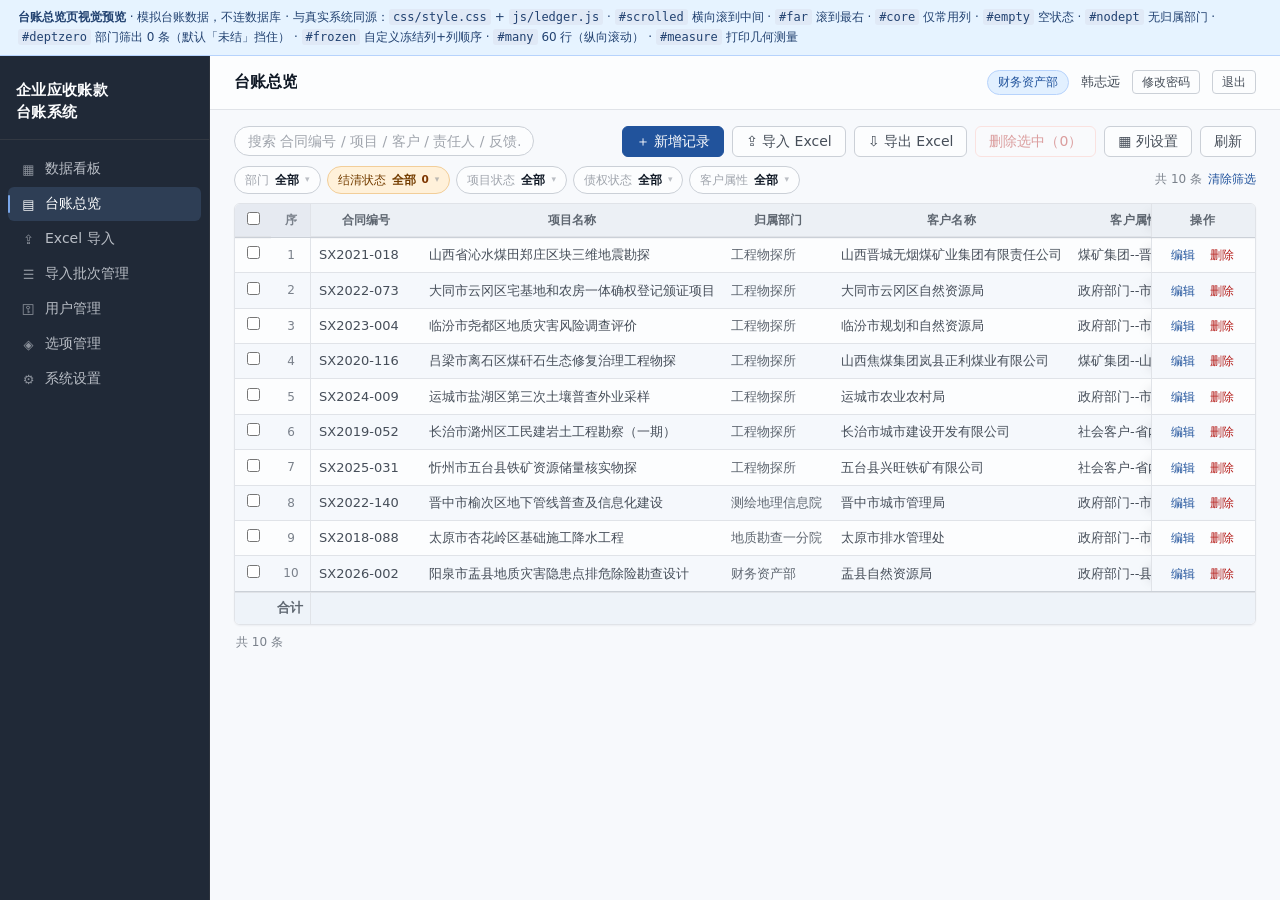
<file: docs/preview/ledger-preview.html>
<!DOCTYPE html>
<html lang="zh-CN">
<head>
<meta charset="UTF-8">
<meta name="viewport" content="width=device-width, initial-scale=1">
<title>台账总览预览 · 企业应收账款台账系统</title>
<style>
/* ==========================================================================
   企业应收账款台账系统 · 样式表
   设计语言：账簿工业风 Ledger Industrial（精确 / 稳重 / 克制）
   上下文见 .impeccable.md；令牌改动请同步该文件

   分层：① 设计令牌 ② 基础与排版 ③ 原子 ④ 组件 ⑤ 响应式 ⑥ 打印
   ========================================================================== */

/* ==========================================================================
   ① 设计令牌
   ========================================================================== */
:root {
  /* — 中性色阶（冷调灰，色相偏主色 258°，避免"死灰"） — */
  --ink-950: oklch(21% 0.030 258);
  --ink-900: oklch(28% 0.028 258);   /* 侧边栏底色 */
  --ink-800: oklch(35% 0.024 258);
  --ink-700: oklch(42% 0.021 258);   /* 正文主色 */
  --ink-600: oklch(51% 0.019 258);   /* 正文次色 */
  --ink-500: oklch(60% 0.017 258);   /* 辅助文本（12px 下限） */
  --ink-400: oklch(72% 0.013 258);   /* 占位/禁用 */
  --ink-300: oklch(80% 0.012 258);   /* 深底上的文本 */
  --ink-100: oklch(93% 0.008 258);

  --line: oklch(91.5% 0.008 258);    /* 发丝分隔线 */
  --line-2: oklch(85.5% 0.012 258);  /* 强分隔线 / 控件描边 */

  --bg: oklch(96.8% 0.006 258);      /* 页面底 */
  --surface: oklch(99.4% 0.002 258); /* 卡片/表格底（非纯白） */
  --surface-2: oklch(98.1% 0.005 258); /* 斑马行 / 次级面板 */
  --surface-3: oklch(95.4% 0.008 258); /* 表头底 / 悬浮态 */

  /* — 主色：深靛蓝（区别于默认亮蓝，稳重可信） — */
  --primary: oklch(45% 0.130 258);
  --primary-600: oklch(39.5% 0.130 258);
  --primary-soft: oklch(95% 0.032 258);
  --primary-line: oklch(86% 0.065 258);

  /* — 语义色（朱砂红为唯一"警示"强调色，仅用于风险与危险操作） — */
  --danger: oklch(50% 0.185 28);
  --danger-600: oklch(43% 0.175 28);
  --danger-soft: oklch(96% 0.028 28);
  --danger-line: oklch(87% 0.070 28);

  --ok: oklch(50% 0.110 152);
  --ok-soft: oklch(96% 0.030 152);
  --ok-line: oklch(87% 0.065 152);

  --warn: oklch(52% 0.120 66);
  --warn-soft: oklch(96.5% 0.035 78);
  --warn-line: oklch(87% 0.080 78);

  --teal: oklch(47% 0.088 195);
  --teal-soft: oklch(96% 0.025 195);
  --violet: oklch(45% 0.140 300);
  --violet-soft: oklch(96% 0.025 300);

  --focus: oklch(58% 0.155 258);

  /* — 排版 — */
  --font: "PingFang SC", "HarmonyOS Sans SC", "Microsoft YaHei", "Segoe UI",
          system-ui, -apple-system, "Helvetica Neue", sans-serif;
  --t-xs: 0.75rem;      /* 12px 辅助说明 */
  --t-sm: 0.8125rem;    /* 13px 表格单元格 */
  --t-base: 0.875rem;   /* 14px 正文 */
  --t-md: 1rem;         /* 16px 页面标题 */
  --t-lg: 1.125rem;     /* 18px 区块标题 */
  --t-xl: 1.375rem;     /* 22px 弹窗标题 */
  --t-2xl: 1.75rem;     /* 28px KPI 数字 */
  --lh-tight: 1.35;
  --lh-base: 1.55;

  /* — 空间（4 的倍数，按角色取用，制造节奏而非平铺） — */
  --s1: 4px;  --s2: 8px;  --s3: 12px; --s4: 16px;
  --s5: 24px; --s6: 32px; --s7: 48px;

  /* — 圆角（收敛到三档，不再出现 8/12/14 混用） — */
  --r1: 4px; --r2: 6px; --r3: 10px; --r-pill: 999px;

  /* — 阴影：卡片靠发丝线，浮层才用阴影 — */
  --sh1: 0 1px 2px oklch(21% 0.03 258 / 0.05);
  --sh2: 0 6px 18px oklch(21% 0.03 258 / 0.10);
  --sh3: 0 18px 48px oklch(21% 0.03 258 / 0.18);

  /* — 动效：只动 transform/opacity/color，指数缓出 — */
  --ease: cubic-bezier(0.16, 1, 0.3, 1);
  --dur-f: 120ms;
  --dur: 200ms;

  /* 表格行底色（供冻结列继承，避免透明穿帮） */
  --row-bg: var(--surface);
  --row-alt: oklch(97.7% 0.006 258);   /* 斑马行：原为 surface-2（98.1%），与白底差 1.3% 实际看不出来 */
  --row-hover: oklch(96.5% 0.013 258); /* 必须比斑马行更深，否则偶数行 hover 反而变浅 */
  --row-checked: var(--primary-soft);
  --thead-bg: var(--surface-3);
  --thead-fc-bg: oklch(93.6% 0.010 258); /* 冻结区表头（比表头底再深一档，标示"这列被冻住了"） */
  --foot-bg: oklch(96.2% 0.010 258);
}

/* ==========================================================================
   ② 基础与排版
   ========================================================================== */
* { box-sizing: border-box; margin: 0; padding: 0; }
html, body { height: 100%; }
html { -webkit-text-size-adjust: 100%; }
#root { min-height: 100vh; }

body {
  font-family: var(--font);
  font-size: var(--t-base);
  line-height: var(--lh-base);
  font-kerning: normal;
  background: var(--bg);
  color: var(--ink-700);
  -webkit-font-smoothing: antialiased;
}

a { color: var(--primary); cursor: pointer; text-decoration: none; }
a:hover { text-decoration: underline; text-underline-offset: 2px; }

h1, h2, h3, h4 { color: var(--ink-950); line-height: var(--lh-tight); font-weight: 600; }
h1 { font-size: var(--t-xl); }
h2 { font-size: var(--t-md); }
h3 { font-size: var(--t-base); }

::selection { background: oklch(88% 0.06 258); color: var(--ink-950); }

/* 焦点可见性（键盘用户专用，鼠标点击不出现） */
:focus-visible {
  outline: 2px solid var(--focus);
  outline-offset: 2px;
  border-radius: var(--r1);
}
:focus:not(:focus-visible) { outline: none; }

/* ==========================================================================
   ③ 原子
   ========================================================================== */
.hidden { display: none !important; }
.muted { color: var(--ink-500); font-size: var(--t-xs); }
.ta-r { text-align: right; }
.text-danger { color: var(--danger); }
.text-ok { color: var(--ok); }
.page { display: block; }

/* ==========================================================================
   ④ 组件
   ========================================================================== */

/* ---------- 按钮 ---------- */
.btn {
  display: inline-flex; align-items: center; justify-content: center; gap: var(--s1);
  padding: 6px 13px; min-height: 30px;
  border: 1px solid var(--line-2); border-radius: var(--r2);
  background: var(--surface); color: var(--ink-700);
  font-family: var(--font); font-size: var(--t-base); line-height: 1.2;
  cursor: pointer; white-space: nowrap;
  transition: background var(--dur-f) var(--ease), border-color var(--dur-f) var(--ease),
              color var(--dur-f) var(--ease), transform var(--dur-f) var(--ease);
}
.btn:hover { border-color: var(--primary); color: var(--primary); background: var(--primary-soft); }
.btn:active { transform: translateY(1px); }
.btn:disabled, .btn[disabled] { opacity: 0.42; cursor: not-allowed; transform: none; }
.btn:disabled:hover { border-color: var(--line-2); color: var(--ink-700); background: var(--surface); }

.btn-primary { background: var(--primary); border-color: var(--primary); color: var(--surface); }
.btn-primary:hover { background: var(--primary-600); border-color: var(--primary-600); color: var(--surface); }
.btn-primary:disabled:hover { background: var(--primary); border-color: var(--primary); }

.btn-danger { background: var(--danger); border-color: var(--danger); color: var(--surface); }
.btn-danger:hover { background: var(--danger-600); border-color: var(--danger-600); color: var(--surface); }

.btn-danger-plain { color: var(--danger); border-color: var(--danger-line); background: var(--surface); }
.btn-danger-plain:hover { background: var(--danger-soft); border-color: var(--danger); color: var(--danger); }

.btn-xs { padding: 3px 9px; min-height: 24px; font-size: var(--t-xs); border-radius: var(--r1); }
.btn-sm { padding: 5px 11px; min-height: 28px; font-size: var(--t-sm); }
.btn-lg { padding: 10px 26px; min-height: 42px; font-size: var(--t-md); }
.btn-block { width: 100%; }

/* ---------- 输入控件 ---------- */
.ipt {
  padding: 6px 10px; min-height: 30px;
  border: 1px solid var(--line-2); border-radius: var(--r2);
  background: var(--surface); color: var(--ink-700);
  font-family: var(--font); font-size: var(--t-base); line-height: 1.3;
  transition: border-color var(--dur-f) var(--ease), box-shadow var(--dur-f) var(--ease);
}
.ipt::placeholder { color: var(--ink-400); }
.ipt:focus { border-color: var(--primary); box-shadow: 0 0 0 3px oklch(45% 0.13 258 / 0.13); outline: none; }
.ipt:disabled { background: var(--surface-2); color: var(--ink-500); cursor: not-allowed; }
textarea.ipt { min-height: 62px; line-height: var(--lh-base); resize: vertical; }
select.ipt { padding-right: 26px; cursor: pointer; }

/* ---------- 登录页 ---------- */
.login-wrap {
  min-height: 100vh; display: grid; place-items: center; padding: var(--s5);
  background:
    radial-gradient(120% 80% at 50% -20%, oklch(94% 0.020 258) 0%, transparent 60%),
    repeating-linear-gradient(0deg, oklch(93% 0.008 258 / 0.5) 0 1px, transparent 1px 32px),
    repeating-linear-gradient(90deg, oklch(93% 0.008 258 / 0.5) 0 1px, transparent 1px 32px),
    var(--bg);
}
.login-card {
  width: 396px; max-width: 100%;
  background: var(--surface); border: 1px solid var(--line);
  border-radius: var(--r3); padding: var(--s6) var(--s6) var(--s5);
  box-shadow: var(--sh3);
}
.login-logo {
  width: 46px; height: 46px; margin-bottom: var(--s4);
  border-radius: var(--r2); background: var(--ink-900);
  color: var(--surface); font-size: 22px; line-height: 46px; font-weight: 600;
  text-align: center; letter-spacing: 0;
}
.login-title { font-size: var(--t-lg); font-weight: 600; margin-bottom: var(--s1); letter-spacing: -0.01em; }
.login-sub { font-size: var(--t-sm); color: var(--ink-500); margin-bottom: var(--s5); }
.login-form { display: flex; flex-direction: column; gap: var(--s3); }
.login-form .form-field { gap: 5px; }
.login-foot {
  margin-top: var(--s5); padding-top: var(--s3);
  border-top: 1px solid var(--line);
  font-size: var(--t-xs); color: var(--ink-500); line-height: 1.7;
}

/* ---------- 主框架 ---------- */
.app-shell { display: flex; min-height: 100vh; }

.sidebar {
  width: 210px; flex-shrink: 0; background: var(--ink-900); color: var(--ink-300);
  display: flex; flex-direction: column; position: sticky; top: 0;
  height: 100vh; overflow-y: auto;
  border-right: 1px solid oklch(32% 0.02 258);
}
.side-brand {
  padding: var(--s5) var(--s4) var(--s4);
  font-size: 15px; font-weight: 600; color: var(--surface);
  letter-spacing: 0.02em; line-height: 1.45;
  border-bottom: 1px solid oklch(34% 0.02 258);
}
.side-nav { padding: var(--s3) var(--s2); display: flex; flex-direction: column; gap: 1px; }
.nav-item {
  display: flex; align-items: center; gap: var(--s2);
  padding: 8px var(--s3); border: none; border-radius: var(--r2);
  background: transparent; color: var(--ink-300);
  font-family: var(--font); font-size: var(--t-base); text-align: left;
  cursor: pointer; width: 100%; position: relative;
  transition: background var(--dur-f) var(--ease), color var(--dur-f) var(--ease);
}
.nav-item:hover { background: oklch(34% 0.022 258); color: var(--surface); }
.nav-item.active {
  background: oklch(36% 0.045 258); color: var(--surface); font-weight: 500;
}
.nav-item.active::before {
  content: ""; position: absolute; left: 0; top: 8px; bottom: 8px; width: 2px;
  background: oklch(72% 0.11 258); border-radius: 2px;
}
.nav-icon { width: 17px; text-align: center; opacity: 0.7; font-size: 13px; }
.nav-item.active .nav-icon { opacity: 1; }

.side-perms {
  margin-top: auto; padding: var(--s4) var(--s4) var(--s5);
  border-top: 1px solid oklch(34% 0.02 258);
}
.sp-title {
  font-size: 11px; color: oklch(72% 0.015 258);
  letter-spacing: 0.08em; text-transform: none; margin-bottom: var(--s2);
}
.perm-list { list-style: none; }
.perm-list li {
  display: flex; align-items: center; gap: 7px; padding: 2.5px 0;
  font-size: var(--t-xs); color: oklch(62% 0.014 258);
}
.perm-list li.on { color: var(--ink-300); }
.pm-icon { width: 13px; text-align: center; font-weight: 600; font-size: 11px; }
.perm-list li.on .pm-icon { color: oklch(78% 0.14 152); }
.perm-list li.off .pm-icon { color: oklch(46% 0.012 258); }

.app-main { flex: 1; min-width: 0; display: flex; flex-direction: column; }

.topbar {
  min-height: 54px; background: var(--surface); border-bottom: 1px solid var(--line);
  display: flex; align-items: center; justify-content: space-between; gap: var(--s4);
  padding: 0 var(--s5); position: sticky; top: 0; z-index: 20;
}
.topbar-left { display: flex; align-items: center; gap: var(--s2); min-width: 0; }
.topbar-title {
  font-size: var(--t-md); font-weight: 600; color: var(--ink-950);
  letter-spacing: -0.01em; white-space: nowrap; overflow: hidden; text-overflow: ellipsis;
}
.topbar-user { display: flex; align-items: center; gap: var(--s3); }
.user-dept {
  font-size: var(--t-xs); color: var(--primary); background: var(--primary-soft);
  border: 1px solid var(--primary-line); padding: 2px 10px; border-radius: var(--r-pill);
}
.user-name { font-size: var(--t-sm); font-weight: 500; color: var(--ink-700); }

.page-container { padding: var(--s4) var(--s5) var(--s7); flex: 1; min-width: 0; }
/* 台账总览：让表格吃掉剩余高度，页面上只留**一个**滚动区（就是表格卡片本身）。
   高度由 js/ledger.js 的 fitHeight() 量成 px 写进来（--x 由内联样式给出）：
   先前写 height:100% 是解析不出具体值的（上层 .app-main 的高度由内容决定），
   于是下面那句 max-height:100% 退化成 none —— 表格没有内部滚动区、整页往下滚，
   表头跟着滚走，横向滚动条被推到几千像素高的表格最底部。现在链条有确定值，
   表头 sticky 在卡片内生效，页面本身不再产生第二条滚动条。
   注意只给 #page-ledger 挂弹性链，不动 .page-container —— 否则看板等长页面
   会被压成"视口高 + 内容溢出"，容器自身的底部内边距就白给了。 */
#page-ledger:not(.hidden) {
  display: flex; flex-direction: column; min-height: 0;
}
#page-ledger #ledger-table-box { display: flex; flex-direction: column; flex: 1; min-height: 0; }
/* 表格卡片贴着数据收边（内容高就撑满、超出才出现内滚动），
   而不是拉成一个大白框、让合计行孤零零浮在中间 */
#page-ledger .table-wrap { flex: 0 1 auto; min-height: 0; max-height: 100%; }
/* 空状态没有"数据高度"可贴，若仍按内容收边就会在下方留一大片空白；
   这里让它吃掉剩余高度，把引导文案在可视区正中呈现 */
#page-ledger .table-wrap.is-empty { flex: 1 1 auto; max-height: 100%; }
.page-head { display: flex; align-items: baseline; gap: var(--s3); margin-bottom: var(--s3); flex-wrap: wrap; }
.page-head h2 { font-size: var(--t-md); font-weight: 600; letter-spacing: -0.01em; }
.page-head h3 { font-size: var(--t-base); }
.page-head .muted { flex: 1; min-width: 200px; }

/* ---------- 工具栏 / 筛选胶囊 ---------- */
.toolbar {
  display: flex; justify-content: space-between; align-items: center; gap: var(--s3);
  margin-bottom: var(--s2); flex-wrap: wrap;
}
.toolbar-left { display: flex; align-items: center; gap: var(--s2); flex-wrap: wrap; }
.toolbar-right { display: flex; gap: var(--s2); flex-wrap: wrap; }

.kw-input {
  width: 300px; padding: 6px 13px; min-height: 30px;
  border: 1px solid var(--line-2); border-radius: var(--r-pill);
  background: var(--surface); font-family: var(--font); font-size: var(--t-base); color: var(--ink-700);
  transition: border-color var(--dur-f) var(--ease), box-shadow var(--dur-f) var(--ease);
}
.kw-input::placeholder { color: var(--ink-400); }
.kw-input:focus { border-color: var(--primary); box-shadow: 0 0 0 3px oklch(45% 0.13 258 / 0.13); outline: none; }

.batch-chip {
  display: inline-flex; align-items: center; gap: var(--s1);
  background: var(--warn-soft); color: oklch(42% 0.11 66);
  border: 1px solid var(--warn-line); padding: 3px 12px; border-radius: var(--r-pill);
  font-size: var(--t-xs); font-weight: 500;
}
.batch-chip a { margin-left: var(--s1); font-weight: 600; color: inherit; }

/* 筛选条：恒定一行 chip，点开才是胶囊选项。
   原先 5 行胶囊平铺（部门一变多就 4~5 行），现在每个维度只占一个 chip，
   显示「维度名 + 当前值」，真的筛过这一维才上色。 */
.filterbar {
  display: flex; align-items: center; gap: 6px; flex-wrap: wrap;
  margin-bottom: var(--s2); min-height: 30px;
}
.fb-chip {
  display: inline-flex; align-items: center; gap: 6px; max-width: 300px;
  padding: 4px 10px; border: 1px solid var(--line-2); border-radius: var(--r-pill);
  background: var(--surface); color: var(--ink-500);
  font-family: var(--font); font-size: var(--t-xs); line-height: 1.5;
  cursor: pointer; white-space: nowrap;
  transition: background var(--dur-f) var(--ease), border-color var(--dur-f) var(--ease),
              color var(--dur-f) var(--ease);
}
.fb-lab { color: var(--ink-400); }
.fb-val {
  color: var(--ink-950); font-weight: 600; min-width: 0;
  max-width: 132px; overflow: hidden; text-overflow: ellipsis;
}
.fb-caret { font-size: 9px; opacity: 0.5; }
.fb-chip:hover { border-color: var(--primary); background: var(--primary-soft); }
.fb-chip:hover .fb-val { color: var(--primary); }
/* 默认值（部门=全部 / 结清状态=未结）保持素色：上色只表示"这一维真的筛过" */
.fb-chip.is-set { background: var(--primary-soft); border-color: var(--primary-line); }
.fb-chip.is-set .fb-val, .fb-chip.is-set .fb-lab { color: var(--primary); }
/* 选中的值在当前条件下一条也筛不出来 —— 点开就能看到每个选项的实际条数 */
.fb-chip.is-zero { background: var(--warn-soft); border-color: var(--warn-line); }
.fb-chip.is-zero .fb-val, .fb-chip.is-zero .fb-lab { color: oklch(42% 0.11 66); }
.fb-zero { font-size: 10.5px; font-weight: 700; color: oklch(42% 0.13 60); }
.fb-sum { margin-left: auto; font-size: var(--t-xs); color: var(--ink-500); }
.fb-sum b { color: var(--ink-950); font-weight: 600; font-variant-numeric: tabular-nums; }
.fb-clear { font-size: var(--t-xs); }

/* 维度选项面板：胶囊 + 「点下去能筛出几条」 */
.fb-pop {
  position: absolute; z-index: 60; width: max-content; min-width: 200px; max-width: 460px;
  background: var(--surface); border: 1px solid var(--line-2); border-radius: var(--r3);
  box-shadow: var(--sh2); overflow: hidden;
}
.fb-pop-head {
  display: flex; justify-content: space-between; align-items: baseline; gap: var(--s3);
  padding: 9px var(--s3); border-bottom: 1px solid var(--line);
  background: var(--surface-2); font-size: var(--t-sm); font-weight: 600; color: var(--ink-950);
}
.fb-pop-tip { font-size: 11.5px; font-weight: 400; color: var(--ink-500); }
.fb-search {
  display: block; margin: var(--s2) var(--s3) 0; width: calc(100% - 2 * var(--s3));
  padding: 5px 11px; border: 1px solid var(--line-2); border-radius: var(--r-pill);
  font-family: var(--font); font-size: var(--t-xs); color: var(--ink-700);
}
.fb-search:focus { border-color: var(--primary); outline: none; }
.fb-opts {
  display: flex; flex-wrap: wrap; gap: 5px; align-content: flex-start;
  padding: var(--s3); max-height: 46vh; overflow-y: auto;
}
.fb-cnt {
  margin-left: 5px; font-size: 10.5px; font-weight: 500;
  font-variant-numeric: tabular-nums; color: var(--ink-400);
}
.capsule.active .fb-cnt, .capsule.is-zero .fb-cnt { color: inherit; opacity: 0.75; }
/* 0 条的选项淡化但保留可点：它正是"这一维没错、是被别的默认条件挡住了"的证据 */
.capsule.is-zero { opacity: 0.6; }
.capsule.is-zero:hover { opacity: 1; }
.capsule {
  padding: 3px 12px; border: 1px solid var(--line-2); border-radius: var(--r-pill);
  background: var(--surface); color: var(--ink-600);
  font-family: var(--font); font-size: var(--t-xs); line-height: 1.6;
  cursor: pointer; white-space: nowrap;
  transition: background var(--dur-f) var(--ease), border-color var(--dur-f) var(--ease),
              color var(--dur-f) var(--ease);
}
.capsule:hover { border-color: var(--primary); color: var(--primary); background: var(--primary-soft); }
.capsule.active {
  background: var(--primary); border-color: var(--primary); color: var(--surface); font-weight: 500;
}
/* 默认值（全部 / 未结）被选中时用淡色：实心蓝只表示"这一维真的筛过"，
   否则 5 行胶囊各挂一颗实心蓝，颜色不再承载任何信息 */
.capsule.active.is-default {
  background: var(--primary-soft); border-color: var(--primary-line);
  color: var(--primary); font-weight: 500;
}
.capsule.active.is-default:hover {
  background: oklch(92.5% 0.042 258); border-color: var(--primary);
}

/* ---------- 表格容器 ---------- */
.table-wrap {
  background: var(--surface); border: 1px solid var(--line); border-radius: var(--r2);
  overflow: auto; box-shadow: var(--sh1); overscroll-behavior: contain;
  max-height: calc(100vh - 252px);
}
.ledger-table, .map-table, .batch-table, .admin-table, .invoice-table {
  width: 100%; border-collapse: separate; border-spacing: 0;
  font-size: var(--t-sm); font-variant-numeric: tabular-nums;
}
.ledger-table th, .ledger-table td { padding: 6px 8px; }

/* 表头：固定 + 换行 + 发丝下沿 */
.ledger-table thead th {
  position: sticky; top: 0; z-index: 5;
  background: var(--thead-bg); color: var(--ink-600);
  font-weight: 600; font-size: var(--t-xs); line-height: var(--lh-tight);
  letter-spacing: 0.01em;
  padding: 8px; white-space: normal; word-break: break-word;
  vertical-align: middle; cursor: default;
  border-bottom: 1px solid var(--line-2);
  box-shadow: inset 0 -1px 0 var(--line), 0 1px 0 oklch(21% 0.03 258 / 0.03);
}
.ledger-table thead th.ta-r { padding-right: 10px; }
th[data-sort] { cursor: pointer; user-select: none; transition: color var(--dur-f) var(--ease); }
th[data-sort]:hover { color: var(--primary); background: var(--surface-2); }
th.sorted { color: var(--primary); }
th.sorted::after { content: "▾"; margin-left: 3px; font-size: 9px; opacity: 0.8; }

/* 数据行：行底色走变量，冻结列可继承（不透明，不穿帮） */
.ledger-table tbody tr { --row-bg: var(--surface); }
.ledger-table tbody tr:nth-child(even) { --row-bg: var(--row-alt); }
.ledger-table tbody tr:hover { --row-bg: var(--row-hover); }
.ledger-table tbody tr.row-checked { --row-bg: var(--row-checked); }
.ledger-table tbody td {
  background: var(--row-bg);
  border-bottom: 1px solid var(--line);
  padding: 6px 8px;
  white-space: nowrap; overflow: hidden; text-overflow: ellipsis;
  vertical-align: middle; line-height: 1.5;
}
.ledger-table tbody tr:last-child td { border-bottom: none; }

/* 冻结列：左侧「勾选 + 序号 + 用户指定的列」，右侧「操作」。
   ⚠️ 冻结列的【实际宽度】必须与 left 偏移严格相等。
   本表是 table-layout:auto，浏览器会把声明宽度向内容最小宽度回缩
   （勾选列声明 36px、实际只画到 29px），此时只写 width 会让冻结列
   比偏移窄，两列之间露出一条正在横向滚动的单元格 —— 表现为
   「序号冻结后左边有一片空白 / 穿帮」。故宽度只定义一次，三处锁死。 */
.ledger-table {
  --fc-check: 36px;                              /* 勾选列宽 */
  --fc-idx: 40px;                                /* 序号列宽 */
  --fc-act: 104px;                               /* 操作列宽 */
  --fc-w: calc(var(--fc-check) + var(--fc-idx)); /* 冻结区总宽 */
}
.ledger-table th.col-check, .ledger-table td.col-check {
  position: sticky; left: 0; z-index: 3;
  width: var(--fc-check); min-width: var(--fc-check); max-width: var(--fc-check);
  text-align: center;
}
.ledger-table th.col-idx, .ledger-table td.col-idx {
  position: sticky; left: var(--fc-check); z-index: 3;
  width: var(--fc-idx); min-width: var(--fc-idx); max-width: var(--fc-idx);
  text-align: center; color: var(--ink-500); font-size: var(--t-xs);
  box-shadow: inset -1px 0 0 var(--line);
}
.ledger-table th.col-actions, .ledger-table td.col-actions {
  position: sticky; right: 0; z-index: 3;
  width: var(--fc-act); min-width: var(--fc-act); max-width: var(--fc-act);
  box-shadow: inset 1px 0 0 var(--line);
}
.ledger-table thead th.col-check, .ledger-table thead th.col-idx,
.ledger-table thead th.col-actions, .ledger-table thead th.is-frozen { z-index: 8; }
/* 冻住的列：表头底色再深一档，与右侧滑动区分开 */
.ledger-table thead th.col-check, .ledger-table thead th.col-idx,
.ledger-table thead th.is-frozen { background: var(--thead-fc-bg); }

/* 用户自定义的左侧冻结列（「列设置」里指定，顺序即渲染顺序）。
   left 偏移由 js/ledger.js 的 syncFrozen() 按【实测宽度】生成
   （`.ledger-table .fz-i { left: … }` 写进 <style id="cfz-style">），
   这里只负责"粘住 + 表头底色 + 最后一列投影"。
   万一生成样式缺失，left 为 auto → 退化成不粘的普通单元格，不会压列。 */
.ledger-table th.is-frozen, .ledger-table td.is-frozen { position: sticky; z-index: 3; }

/* 横向滚动提示：只在确实还有内容被滚出去的一侧投影（类名由 ledger.js 的 syncOverflow 维护）。
   投影挂在"冻结区最后一列"上（用户没设冻结列时就是序号列），而不是写死 col-idx ——
   否则冻结了别的列之后，投影会出现在表格中间。 */
.table-wrap.is-scrolled .ledger-table .is-fz-last {
  box-shadow: inset -1px 0 0 var(--line), 12px 0 14px -12px oklch(21% 0.03 258 / 0.22);
}
.table-wrap.has-more .ledger-table th.col-actions,
.table-wrap.has-more .ledger-table td.col-actions {
  box-shadow: inset 1px 0 0 var(--line), -12px 0 14px -12px oklch(21% 0.03 258 / 0.22);
}

.col-actions { text-align: center; white-space: nowrap; }
.col-actions a { margin: 0 5px; font-size: var(--t-xs); }
.link-danger { color: var(--danger); }

/* 单元格语义 */
.td-money { font-variant-numeric: tabular-nums; letter-spacing: 0.005em; }
.td-money.owed { color: var(--danger); font-weight: 600; }
.td-money.neg { color: var(--danger); }
.td-date { color: var(--ink-600); font-variant-numeric: tabular-nums; }
/* 归属部门是「归属」类属性，不是内容主体 —— 压一档灰度，避免和项目名称/客户名称抢视线 */
.td-dept { color: var(--ink-600); }
/* 没有归属部门的记录：用警示色标出来，别让「未指定」混在其它单元格里看不见 */
.td-dept.is-none { color: var(--warn); font-style: italic; }
.td-name { line-height: 1.45; white-space: normal; word-break: break-word; }
/* 合计行：原本只有金额格带底纹，中间一格一格是透明的，视觉上像一条
   「断成几截的空白带」；改为整条铺满，并固定在表格底部当作实时合计条 */
.ledger-table tfoot td {
  position: sticky; bottom: 0; z-index: 4;
  background: var(--foot-bg);
  border-top: 1px solid var(--line-2);
  box-shadow: inset 0 1px 0 var(--line);
}
.td-foot { font-weight: 600; color: var(--ink-950); }
.ledger-table tfoot td.td-foot-label {
  left: 0; z-index: 6;
  font-weight: 600; color: var(--ink-600);
  box-shadow: inset 0 1px 0 var(--line), inset -1px 0 0 var(--line);
}
.table-wrap.is-scrolled .ledger-table tfoot td.td-foot-label {
  box-shadow: inset 0 1px 0 var(--line), inset -1px 0 0 var(--line),
              12px 0 14px -12px oklch(21% 0.03 258 / 0.22);
}
.empty-cell {
  text-align: center; color: var(--ink-500); padding: var(--s7) var(--s4) !important;
  font-size: var(--t-sm); line-height: 1.9; background: var(--surface);
}
.empty-cell::before {
  content: "▤"; display: block; margin: 0 auto var(--s3);
  width: 36px; height: 36px; line-height: 34px;
  font-size: 15px; color: var(--ink-400);
  border: 1px solid var(--line-2); border-radius: var(--r2); background: var(--surface-2);
}
.empty-cell b { color: var(--ink-700); font-weight: 600; }
/* 台账空状态用独立面板：这张表宽可达 3000px+，
   <td colspan="N"> 里的居中内容会落在整表中点（可视区之外），等于一片空白 */
.table-wrap.is-empty {
  display: flex; align-items: center; justify-content: center;
  min-height: 220px; padding: var(--s6) var(--s4);
}
.empty-state { text-align: center; max-width: 440px; }
.es-badge {
  display: block; width: 40px; height: 40px; margin: 0 auto var(--s3);
  line-height: 38px; font-size: 17px; color: var(--ink-400);
  border: 1px solid var(--line-2); border-radius: var(--r2); background: var(--surface-2);
}
.es-title { font-size: var(--t-base); font-weight: 600; color: var(--ink-700); }
.es-hint { margin-top: 6px; font-size: var(--t-sm); color: var(--ink-500); line-height: 1.75; }
/* 「当前条件下没有记录」时的快捷放行按钮：把挡路的那个筛选条件一键松开，
   省得用户自己对着一排筛选条件猜是哪一项把数据挡住了 */
.es-actions { display: flex; flex-direction: column; align-items: center; gap: 6px; margin-top: var(--s3); }
.table-status {
  display: flex; align-items: baseline; gap: var(--s3);
  margin-top: var(--s2); padding: 0 2px;
  font-size: var(--t-xs); color: var(--ink-500);
}
.table-status .ts-right { margin-left: auto; color: var(--ink-400); }
.table-status b { color: var(--ink-700); font-weight: 600; font-variant-numeric: tabular-nums; }
/* .row-admin 的整行粉色底已移除：斑马行 + 首列竖标记已足够，染色反而形成色块 */
.att-has { color: var(--primary); font-weight: 500; }

/* ---------- 标签 ---------- */
.tag {
  display: inline-block; padding: 1px 8px; border-radius: var(--r-pill);
  font-size: 11.5px; line-height: 1.6; font-weight: 500;
  border: 1px solid transparent; white-space: nowrap;
}
.tag-blue   { background: var(--primary-soft); color: var(--primary); border-color: var(--primary-line); }
.tag-green  { background: var(--ok-soft);      color: var(--ok);      border-color: var(--ok-line); }
.tag-teal   { background: var(--teal-soft);    color: var(--teal);    border-color: oklch(87% 0.05 195); }
.tag-gray   { background: var(--surface-3);    color: var(--ink-600);  border-color: var(--line); }
.tag-red    { background: var(--danger-soft);  color: var(--danger);  border-color: var(--danger-line); }
.tag-orange { background: var(--warn-soft);    color: var(--warn);    border-color: var(--warn-line); }
/* 兼容历史类名（超期预警） */
.tag-settled { background: var(--ok-soft); color: var(--ok); border-color: var(--ok-line); }
.tag-overdue { background: var(--danger-soft); color: var(--danger); border-color: var(--danger-line); font-weight: 600; }
.tag-soon    { background: var(--warn-soft); color: var(--warn); border-color: var(--warn-line); }
.tag-ok      { background: var(--surface-3); color: var(--ink-600); border-color: var(--line); }
.tag-none    { background: transparent; color: var(--ink-500); }

/* ---------- 弹窗 ---------- */
.modal-mask {
  position: fixed; inset: 0; z-index: 100;
  background: oklch(21% 0.03 258 / 0.42);
  display: flex; align-items: center; justify-content: center;
  padding: var(--s5); animation: mask-in var(--dur) var(--ease);
}
.modal {
  background: var(--surface); border: 1px solid var(--line); border-radius: var(--r3);
  width: 640px; max-width: 96vw; max-height: 90vh;
  display: flex; flex-direction: column; box-shadow: var(--sh3);
  animation: modal-in var(--dur) var(--ease);
}
@keyframes mask-in { from { opacity: 0; } to { opacity: 1; } }
@keyframes modal-in {
  from { opacity: 0; transform: translateY(6px) scale(0.985); }
  to { opacity: 1; transform: none; }
}
.modal-sm { width: 400px; }
.modal-lg { width: 780px; }
.modal-xl { width: min(1060px, 96vw); }
.modal-xl .modal-body { max-height: calc(100vh - 200px); overflow-y: auto; }
.modal-header {
  padding: var(--s4) var(--s5); font-size: var(--t-base); font-weight: 600; color: var(--ink-950);
  border-bottom: 1px solid var(--line);
  display: flex; justify-content: space-between; align-items: center; gap: var(--s4);
}
.modal-close {
  cursor: pointer; font-size: 20px; line-height: 1; color: var(--ink-400);
  width: 26px; height: 26px; display: inline-flex; align-items: center; justify-content: center;
  border-radius: var(--r1); transition: background var(--dur-f) var(--ease), color var(--dur-f) var(--ease);
}
.modal-close:hover { background: var(--surface-3); color: var(--ink-950); }
.modal-tabs { display: flex; gap: var(--s1); padding: var(--s2) var(--s4) 0; border-bottom: 1px solid var(--line); }
.mtab {
  padding: 8px 15px; border: none; background: transparent; cursor: pointer;
  font-family: var(--font); font-size: var(--t-base); color: var(--ink-500);
  border-bottom: 2px solid transparent; border-radius: var(--r1) var(--r1) 0 0;
  transition: color var(--dur-f) var(--ease), border-color var(--dur-f) var(--ease);
}
.mtab:hover { color: var(--primary); }
.mtab.active { color: var(--primary); border-bottom-color: var(--primary); font-weight: 600; }
.modal-body { padding: var(--s4) var(--s5); overflow-y: auto; }
.modal-footer {
  padding: var(--s3) var(--s5); border-top: 1px solid var(--line);
  display: flex; justify-content: flex-end; gap: var(--s2); background: var(--surface-2);
  border-radius: 0 0 var(--r3) var(--r3);
}
.confirm-msg { line-height: 1.8; color: var(--ink-700); }

/* ---------- 表单 ---------- */
.form-grid { display: grid; grid-template-columns: 1fr 1fr; gap: var(--s3) var(--s4); }
.form-field { display: flex; flex-direction: column; gap: 5px; min-width: 0; }
.form-full { grid-column: 1 / -1; margin-top: var(--s3); }
.ff-label { font-size: var(--t-xs); color: var(--ink-600); letter-spacing: 0.01em; }
.form-hint { font-size: var(--t-xs); color: var(--ink-500); margin-top: var(--s3); line-height: 1.7; }
.ff-dept { grid-column: 1 / -1; max-width: 320px; }
.form-sec { padding: 2px 0 var(--s4); border-bottom: 1px solid var(--line); }
.form-sec:last-of-type { border-bottom: none; }
.form-sec-title {
  font-size: var(--t-sm); font-weight: 600; color: var(--ink-950);
  margin: var(--s4) 0 var(--s3); display: flex; align-items: center; gap: var(--s2);
}
.form-sec-title::before {
  content: ""; width: 3px; height: 13px; border-radius: 2px; background: var(--primary);
  flex-shrink: 0;
}
.form-sec-tag {
  font-size: 11px; font-weight: 400; color: var(--primary);
  background: var(--primary-soft); border: 1px solid var(--primary-line);
  border-radius: var(--r-pill); padding: 1px 8px;
}
.form-sec-tag.warn { color: var(--warn); background: var(--warn-soft); border-color: var(--warn-line); }

/* 锁定字段（部门账号不可编辑） */
.ff-locked .ipt { background: var(--surface-3); color: var(--ink-400); cursor: not-allowed; }
.ff-locked .ff-label { color: var(--ink-400); }
.lock-banner {
  font-size: var(--t-sm); color: oklch(42% 0.10 66);
  background: var(--warn-soft); border: 1px solid var(--warn-line);
  border-left: 3px solid var(--warn);
  border-radius: var(--r2); padding: var(--s2) var(--s3); margin-bottom: var(--s2);
  line-height: 1.7;
}

/* 实时计算条（账内 / 账外 / 余额） */
.calc-bar {
  display: flex; gap: var(--s5); flex-wrap: wrap;
  background: var(--surface-2); border: 1px solid var(--line);
  border-radius: var(--r2); padding: var(--s3) var(--s4); margin-top: var(--s3);
  border-left: 3px solid var(--primary);
}
.calc-bar span {
  font-size: var(--t-xs); color: var(--ink-500);
  display: flex; align-items: baseline; gap: 6px;
}
.calc-bar b {
  font-size: 15px; color: var(--ink-950); font-weight: 600;
  font-variant-numeric: tabular-nums; letter-spacing: 0.005em;
}
.calc-bar i { font-size: 11px; font-style: normal; color: var(--ink-400); }

.editor-error {
  color: var(--danger); background: var(--danger-soft);
  border: 1px solid var(--danger-line); border-left: 3px solid var(--danger);
  border-radius: var(--r2); padding: var(--s2) var(--s3);
  font-size: var(--t-sm); margin-top: var(--s3); line-height: 1.7;
}

/* select + 其他自由填写 */
.sel-free { display: flex; flex-direction: column; gap: 6px; }

/* ---------- 导入 ---------- */
.file-pick {
  border: 1px dashed var(--line-2); border-radius: var(--r3);
  padding: var(--s6) var(--s5); text-align: center; color: var(--ink-500);
  cursor: pointer; margin-bottom: var(--s4);
  transition: border-color var(--dur) var(--ease), background var(--dur) var(--ease),
              color var(--dur) var(--ease);
}
.file-pick:hover, .file-pick.drag {
  border-color: var(--primary); background: var(--primary-soft); color: var(--primary);
}
.file-pick .muted { display: block; margin-top: 4px; }
.fp-icon { font-size: 26px; margin-bottom: var(--s2); color: var(--ink-400); line-height: 1; }
.file-pick:hover .fp-icon, .file-pick.drag .fp-icon { color: var(--primary); }
.import-opts { margin-top: var(--s1); }
.import-step { display: flex; flex-direction: column; }
.import-meta { margin-bottom: var(--s2); font-size: var(--t-base); color: var(--ink-700); }
.import-meta b { color: var(--ink-950); }
.map-wrap { max-height: 320px; }
.map-table th, .map-table td { padding: 7px 10px; border-bottom: 1px solid var(--line); text-align: left; }
.map-table thead th {
  background: var(--thead-bg); font-size: var(--t-xs); color: var(--ink-600);
  position: sticky; top: 0; font-weight: 600;
}
.map-src { font-weight: 500; color: var(--ink-700); }
.map-sample { color: var(--ink-500); font-size: var(--t-xs); }
.map-table tr.map-miss td { background: var(--warn-soft); }
.map-select { width: 100%; padding: 4px 8px; }

/* 部门归属预检（导入第 3 步）：匹配不上的部门名在这里就地指定归属 */
.dept-check {
  margin: var(--s3) 0 var(--s1); padding: var(--s2) var(--s3);
  border: 1px solid var(--line); border-left: 3px solid var(--primary);
  border-radius: var(--r2); background: var(--surface-2);
  font-size: var(--t-sm); line-height: 1.7; color: var(--ink-700);
}
.dept-check.is-ok {
  color: oklch(42% 0.09 152); background: var(--ok-soft);
  border-color: var(--ok-line); border-left-color: var(--ok);
}
.dept-check.is-warn {
  color: oklch(42% 0.10 66); background: var(--warn-soft);
  border-color: var(--warn-line); border-left-color: var(--warn);
}
.dchk-title { font-weight: 600; }
.dchk-hint { color: var(--ink-600); font-size: var(--t-xs); margin-top: 2px; }
.dchk-hint a { color: var(--primary); cursor: pointer; font-weight: 500; }
.dchk-row { display: flex; align-items: center; gap: var(--s2); margin-top: 6px; }
.dchk-name {
  /* 0 1 auto 而不是 1 1 auto：部门名普遍只有 3~6 字，让它撑满整行会把
     「N 行」推到最右边、和名字之间隔出一大片空白。改成按内容收边，
     多余空间交给下拉的 margin-left:auto 吸收。 */
  flex: 0 1 auto; min-width: 0; font-weight: 500; color: var(--ink-950);
  overflow: hidden; text-overflow: ellipsis; white-space: nowrap;
}
.dchk-cnt { flex: 0 0 auto; font-size: var(--t-xs); color: var(--ink-500); font-variant-numeric: tabular-nums; }
.dchk-sel { flex: 0 0 auto; width: 200px; margin-left: auto; padding: 3px 8px; }
.dchk-row.is-set .dchk-name { color: var(--ok); }
.done-dept { text-align: left; max-width: 100%; margin-top: var(--s1); }

/* 导入预览表：列多（19 列）且表头长，让表头不换行、随表格横向滚动，
   否则「合同金额（自动带入决算）」这类长表头会被挤成 5 行，比数据还占地方。
   只约束 th —— td 里有项目名称/备注这类长文本，放开让它们正常收缩。 */
.import-step .ledger-table th { white-space: nowrap; }

.import-done { align-items: center; padding: var(--s5) 0 var(--s2); }
.done-icon {
  width: 52px; height: 52px; border-radius: 50%; font-size: 24px; font-weight: 600;
  display: flex; align-items: center; justify-content: center; margin-bottom: var(--s3);
}
.done-icon.ok { background: var(--ok-soft); color: var(--ok); }
.done-icon.warn { background: var(--warn-soft); color: var(--warn); }
.done-title { font-size: var(--t-lg); font-weight: 600; margin-bottom: var(--s1); color: var(--ink-950); }
.done-stats { margin-bottom: var(--s4); color: var(--ink-600); }
.loading-hint {
  color: var(--ink-500); padding: var(--s5) 0; text-align: center; font-size: var(--t-sm);
}
.loading-hint::after {
  content: ""; display: inline-block; width: 14px; height: 14px; margin-left: 8px;
  vertical-align: -2px; border: 2px solid var(--line-2); border-top-color: var(--primary);
  border-radius: 50%; animation: spin 0.7s linear infinite;
}
@keyframes spin { to { transform: rotate(360deg); } }

/* ---------- 明细表（开票 / 回款 / 附件） ---------- */
.invoice-summary {
  display: flex; align-items: center; gap: var(--s3); flex-wrap: wrap;
  margin-bottom: var(--s3);
  background: var(--surface-2); border: 1px solid var(--line); border-radius: var(--r2);
  padding: var(--s2) var(--s3);
}
.invoice-summary .muted { font-size: var(--t-xs); }
.invoice-table th, .invoice-table td {
  padding: 6px 10px; border-bottom: 1px solid var(--line); text-align: left;
}
.invoice-table thead th {
  background: var(--thead-bg); font-size: var(--t-xs); color: var(--ink-600); font-weight: 600;
}
.invoice-table tbody tr:hover td { background: var(--row-hover); }
.invoice-table tbody tr:last-child td { border-bottom: none; }
.invoice-table { font-variant-numeric: tabular-nums; }
.invoice-add { display: flex; gap: var(--s2); margin-top: var(--s3); flex-wrap: wrap; align-items: center; }
.att-table td, .att-table th { vertical-align: middle; }

/* 附件上传 */
.att-upload { display: flex; gap: var(--s2); align-items: center; flex-wrap: wrap; margin-bottom: var(--s3); }
.att-progress {
  flex-basis: 100%; height: 5px; background: var(--surface-3);
  border-radius: var(--r-pill); overflow: hidden;
}
.att-progress-bar {
  height: 100%; width: 0; background: var(--primary); border-radius: var(--r-pill);
  transition: width var(--dur) var(--ease);
}
.att-has { color: var(--primary); font-weight: 500; }

/* ---------- 导出汇总表弹窗 ---------- */
.exp-scope {
  display: flex; gap: var(--s5); flex-wrap: wrap; align-items: center;
  font-size: var(--t-sm); color: var(--ink-600);
  background: var(--surface-2); border: 1px solid var(--line); border-radius: var(--r2);
  padding: var(--s3); margin-bottom: var(--s3);
}
.exp-scope label { display: inline-flex; align-items: center; gap: 5px; cursor: pointer; }
.exp-scope input { accent-color: var(--primary); cursor: pointer; }
.exp-total-row {
  display: flex; align-items: center; gap: 6px;
  font-size: var(--t-sm); color: var(--ink-600);
  margin: var(--s2) 0; cursor: pointer; line-height: 1.7;
}
.exp-total-row input { accent-color: var(--primary); cursor: pointer; flex-shrink: 0; }
.exp-total-row:hover { color: var(--primary); }
.exp-fields-head {
  display: flex; align-items: baseline; justify-content: space-between; gap: var(--s3);
  margin: var(--s4) 0 var(--s2); padding-bottom: var(--s2);
  border-bottom: 1px solid var(--line);
  font-size: var(--t-sm); font-weight: 600; color: var(--ink-950);
}
.exp-fields-ops { font-size: var(--t-xs); font-weight: 400; color: var(--ink-500); }
.exp-fields-ops a { margin: 0 2px; }
.exp-fields {
  display: grid; grid-template-columns: repeat(auto-fill, minmax(168px, 1fr));
  gap: 2px var(--s3); max-height: 300px; overflow-y: auto;
  padding: var(--s1) 0;
}
.exp-field {
  display: flex; align-items: center; gap: 6px;
  padding: 3px 4px; border-radius: var(--r1);
  font-size: var(--t-sm); color: var(--ink-700); cursor: pointer;
  transition: background var(--dur-f) var(--ease), color var(--dur-f) var(--ease);
}
.exp-field:hover { background: var(--surface-2); color: var(--primary); }
.exp-field input { accent-color: var(--primary); cursor: pointer; flex-shrink: 0; }

/* ---------- 选项管理 ---------- */
/* 双栏面板：左栏是类别索引（导航），右栏是当前类别的选项编辑区。
   为什么不用「12 个胶囊排一行」：类别名长短不一（最宽「单位（债权单位）」122px），
   横排要占满 1156px，且胶囊塞不下「项数」和「是否已自定义」这两个信息 ——
   而财务最需要知道的就是「哪些类别还只是内置默认、没落过库」。
   竖排还有个好处：这一页元素极少，横排时内容只占顶部约 40%，下方近半屏是空白。

   ⚠ 但「竖排把高度用起来」不等于「把面板撑满视口」。早期给 #page-dict 写了
   height:100%，百分比链因此解析出确定值，.dict-panel 被撑到满屏（实测 792px）；
   而本页内容常常只有 4~6 行选项，右栏下方就空出 506px，看着像没渲染完。
   现在面板按内容定高，长列表交给 .dm-body 自己滚，右栏空白由底部一致性卡片收尾。
   flex-basis 用 auto 而不是 0：父容器高是 auto，basis:0 会把面板的可算高度算成 0。 */
#page-dict:not(.hidden) { display: flex; flex-direction: column; min-height: 0; }
#page-dict .dict-panel { flex: 1 1 auto; min-height: 0; }

.dict-panel {
  display: grid; grid-template-columns: 212px minmax(0, 1fr);
  background: var(--surface); border: 1px solid var(--line); border-radius: var(--r2);
  box-shadow: var(--sh1); overflow: hidden; min-height: 360px;
}

/* — 左栏：类别索引 — */
.dict-cats {
  display: flex; flex-direction: column; min-height: 0;
  background: var(--surface-2); border-right: 1px solid var(--line);
}
.dc-head {
  display: flex; align-items: center; justify-content: space-between;
  padding: 9px 14px; border-bottom: 1px solid var(--line);
  font-size: var(--t-xs); font-weight: 600; color: var(--ink-500); letter-spacing: 0.06em;
}
.dc-total { font-weight: 400; color: var(--ink-400); font-variant-numeric: tabular-nums; }
.dc-list { flex: 1; min-height: 0; overflow-y: auto; overflow-x: hidden; padding: var(--s1) 0; }
/* 行高 29px（原 33px）：这 12 行是导航而不是内容，类别名最长 4 个字，33px 偏松；
   而且左栏高度直接决定面板高度 —— 12 行 396px 比右栏的选项表高出一大截，
   面板被左栏顶高后，右栏下方就空出一块（实测 94px）。压紧后降到 ~42px。
   29px 仍在可点击下限（WCAG 2.5.8：24px）之上。 */
.dc-item {
  display: flex; align-items: center; gap: var(--s2); width: 100%;
  padding: 5px 14px; border: none; border-left: 2px solid transparent;
  background: none; color: var(--ink-700);
  font-family: var(--font); font-size: var(--t-sm); line-height: 1.5; text-align: left;
  cursor: pointer;
  transition: background var(--dur-f) var(--ease), color var(--dur-f) var(--ease),
              border-color var(--dur-f) var(--ease);
}
.dc-item:hover { background: var(--surface-3); color: var(--primary); }
.dc-item.is-active {
  background: var(--primary-soft); border-left-color: var(--primary);
  color: var(--primary); font-weight: 600;
}
.dc-name { flex: 1; min-width: 0; overflow: hidden; text-overflow: ellipsis; white-space: nowrap; }
/* 项数固定宽度右对齐：否则「4」和「15」宽度不同，名称列会跟着前后差几像素，
   12 行的左缘看起来就会参差 */
.dc-num { width: 22px; flex-shrink: 0; text-align: right; font-size: var(--t-xs); color: var(--ink-400); font-variant-numeric: tabular-nums; }
.dc-item.is-active .dc-num { color: var(--primary); }
/* 已自定义（已在 ar_dict 落库）用实心点，内置默认用空心点 */
.dc-dot {
  width: 6px; height: 6px; border-radius: 50%; flex-shrink: 0;
  border: 1px solid var(--ink-300); background: transparent;
}
.dc-dot.is-db { background: var(--primary); border-color: var(--primary); }
.dc-legend {
  display: flex; gap: var(--s3); flex-wrap: wrap;
  padding: 8px 14px; border-top: 1px solid var(--line);
  font-size: 11px; color: var(--ink-400);
}
.dc-legend span { display: inline-flex; align-items: center; gap: 5px; }

/* — 右栏：当前类别编辑区 — */
.dict-main { display: flex; flex-direction: column; min-height: 0; }
.dm-head {
  display: flex; align-items: center; gap: var(--s2); flex-wrap: wrap;
  padding: 10px 16px; border-bottom: 1px solid var(--line);
}
.dm-head h3 { font-size: var(--t-base); }
.dm-count { margin-left: auto; font-size: var(--t-xs); color: var(--ink-500); font-variant-numeric: tabular-nums; }
.dm-warn {
  display: inline-flex; align-items: center; gap: 6px;
  font-size: var(--t-xs); font-weight: 500; color: var(--warn);
}
.dm-warn::before {
  content: ""; width: 5px; height: 5px; border-radius: 50%;
  background: var(--warn); box-shadow: 0 0 0 3px oklch(52% 0.12 66 / 0.16);
}
/* flex 竖排是为了让底部的一致性卡片（.dm-consist，在 .dm-body 之外）能贴住底缘；
   max-height 保证选项多时在卡片内部滚 —— 表头的 sticky 靠的正是这个滚动容器。
   380px ≈ 顶栏 + 页头 + 面板头 + 一致性卡片 + 底部按钮区的合计高度，
   留够这些之后面板才不会顶出视口（实测 15 行时右栏正好用满且页面无第二条滚动条）。 */
.dm-body {
  flex: 1; min-height: 0; overflow: auto;
  display: flex; flex-direction: column;
  max-height: max(240px, calc(100vh - 380px));
}
.dict-table { flex-shrink: 0; }

/* — 选项表 — */
.dict-table {
  width: 100%; border-collapse: separate; border-spacing: 0;
  font-size: var(--t-sm); font-variant-numeric: tabular-nums;
}
.dict-table thead th {
  position: sticky; top: 0; z-index: 2;
  background: var(--thead-bg); color: var(--ink-600);
  font-size: var(--t-xs); font-weight: 600; letter-spacing: 0.01em;
  text-align: left; padding: 7px 12px;
  box-shadow: inset 0 -1px 0 var(--line-2);
}
.dict-table tbody td { border-bottom: 1px solid var(--line); }
.dict-table tbody tr:last-child td { border-bottom: none; }
.dict-table tbody tr:hover td,
.dict-table tbody tr:focus-within td { background: var(--row-hover); }
.dict-table .dt-idx {
  width: 46px; text-align: right; padding: 8px 6px 8px 12px;
  color: var(--ink-400); font-size: var(--t-xs);
}
.dict-table thead .dt-idx, .dict-table thead .dt-act { text-align: right; }
.dict-table .dt-act { width: 118px; padding: 4px 10px; }
.dict-table .dt-val { padding: 0; }
/* 「在用」列：本选项被多少条台账（或附件）引用。
   0 用一条空槽加灰「—」表示 —— 空槽本身就是「从未使用」的信号。
   细条按本类别最高用量归一，只用于读数量级，不是精确图表。 */
.dict-table .dt-use { width: 132px; padding: 8px 10px; }
.du-cell { display: flex; align-items: center; gap: 8px; }
.du-meter { flex: 1; min-width: 24px; height: 4px; border-radius: 2px; background: var(--surface-3); overflow: hidden; }
.du-meter > i { display: block; height: 100%; border-radius: 2px; background: var(--primary); }
.du-n {
  flex-shrink: 0; width: 34px; text-align: right;
  font-size: var(--t-xs); color: var(--ink-600); font-variant-numeric: tabular-nums;
}
.du-n.is-zero { color: var(--ink-300); }
/* 输入框默认"隐形"——看起来就是一行文本（像账簿里的条目）。
   4 行 4 个 32px 描边输入框堆在一起是"一堆表单框"，噪音远大于信息；
   hover 只为提示"这里能打字"，不改变行本身的观感。
   line-height 用绝对值而非 1.5：13px×1.5=19.5 会让行高在 38/39 之间跳，
   表格边框看起来一深一浅。 */
.dict-item {
  display: block; width: 100%;
  padding: 8px 11px; margin: 0;
  border: 1px solid transparent; border-radius: var(--r1);
  background: transparent; color: var(--ink-700);
  font-family: var(--font); font-size: var(--t-sm); line-height: 20px;
  transition: background var(--dur-f) var(--ease), border-color var(--dur-f) var(--ease),
              box-shadow var(--dur-f) var(--ease);
}
.dict-item:hover { border-color: var(--line-2); background: var(--surface); }
.dict-item:focus {
  border-color: var(--primary); background: var(--surface);
  box-shadow: 0 0 0 3px oklch(45% 0.13 258 / 0.13); outline: none;
}
.dict-empty { padding: var(--s6) var(--s4) !important; text-align: center; line-height: 1.9; }
.dict-empty b { display: block; color: var(--ink-700); font-weight: 600; }
.dict-empty span { color: var(--ink-500); font-size: var(--t-xs); }
.dict-empty::before {
  content: "▤"; display: block; margin: 0 auto var(--s3);
  width: 34px; height: 34px; line-height: 32px;
  font-size: 14px; color: var(--ink-400);
  border: 1px solid var(--line-2); border-radius: var(--r2); background: var(--surface-2);
}

/* — 底部：与台账数据的一致性 区（数据里在用、选项表里没有的值）—
   这一块同时解决两件事：把「孤儿值」摆到财务眼前，以及让右栏下缘不再是空白。
   margin-top:auto 把它压到右栏底缘，选项只有 4~6 行时也不会飘在中间。 */
.dm-consist {
  margin-top: auto;
  border-top: 1px solid var(--line);
  background: var(--surface-2);
  padding: 10px 16px 12px;
}
.du-head { display: flex; align-items: baseline; gap: var(--s2); flex-wrap: wrap; margin-bottom: 7px; }
.du-head b { font-size: var(--t-xs); font-weight: 600; color: var(--ink-600); letter-spacing: 0.04em; }
.du-scope {
  font-size: 11px; color: var(--ink-400);
  padding: 0 6px; border-radius: 999px; border: 1px dashed var(--line-2);
}
.du-sum { margin-left: auto; font-size: var(--t-xs); color: var(--ink-500); font-variant-numeric: tabular-nums; }
.du-note { margin: 0; font-size: var(--t-xs); line-height: 1.8; color: var(--ink-500); }
.du-ok { display: flex; align-items: center; gap: 6px; margin: 0; font-size: var(--t-xs); color: var(--ok); }
.du-ok::before { content: "✓"; font-weight: 700; }
.du-alert {
  margin-bottom: var(--s2); padding: 6px 10px;
  font-size: var(--t-xs); line-height: 1.75;
  color: oklch(42% 0.10 66); background: var(--warn-soft);
  border: 1px solid var(--warn-line); border-radius: var(--r2);
}
.du-list {
  list-style: none; margin: 0; padding: 0;
  display: flex; flex-direction: column; gap: 4px;
  max-height: 168px; overflow-y: auto;
}
.du-row {
  display: flex; align-items: center; gap: var(--s2);
  padding: 4px 6px 4px 10px; border-radius: var(--r1);
  background: var(--surface); border: 1px solid var(--line);
  font-size: var(--t-xs);
}
.du-row.is-opt { border-color: var(--warn-line); background: var(--warn-soft); }
.du-val { flex: 1; min-width: 0; overflow: hidden; text-overflow: ellipsis; white-space: nowrap; color: var(--ink-700); }
.du-src {
  flex-shrink: 0; padding: 0 6px; border-radius: 999px;
  border: 1px solid var(--line); background: var(--surface-2); color: var(--ink-500);
}
.du-row.is-opt .du-src { border-color: var(--warn-line); background: transparent; color: var(--warn); }
.du-cnt { flex-shrink: 0; color: var(--ink-500); font-variant-numeric: tabular-nums; }
.du-row .btn { flex-shrink: 0; }
.du-tip { margin: var(--s2) 0 0; font-size: 11px; line-height: 1.75; color: var(--ink-400); }

/* 操作按钮：旧版是 12×14px 的裸文本链接，三个紧挨着 —— 远低于 24×24 的可点击下限，
   而且「上移」和「删除」只差十几像素，误点后一保存就真的删掉了。
   删除额外左移一档：把"改顺序"和"不可逆"分成两组，手感上也分开。 */
.dt-acts { display: flex; align-items: center; justify-content: flex-end; gap: 2px; }
.iconbtn {
  display: inline-flex; align-items: center; justify-content: center;
  width: 26px; height: 26px; flex-shrink: 0; padding: 0;
  border: 1px solid transparent; border-radius: var(--r1);
  background: transparent; color: var(--ink-500);
  font-family: var(--font); font-size: 13px; line-height: 1;
  cursor: pointer;
  transition: background var(--dur-f) var(--ease), border-color var(--dur-f) var(--ease),
              color var(--dur-f) var(--ease);
}
.iconbtn.is-del { margin-left: 6px; }
.iconbtn:hover { background: var(--surface-3); border-color: var(--line-2); color: var(--primary); }
.iconbtn.is-del:hover { background: var(--danger-soft); border-color: var(--danger-line); color: var(--danger); }
.iconbtn:disabled, .iconbtn:disabled:hover {
  color: var(--ink-300); background: transparent; border-color: transparent; cursor: not-allowed;
}

/* — 底部：新增 + 保存 — */
.dm-foot {
  display: flex; align-items: center; gap: var(--s3); flex-wrap: wrap;
  padding: 10px 16px; border-top: 1px solid var(--line); background: var(--surface-2);
}
/* 新增输入框不必占满整行：旧版是 904px 宽，只输「微信」两个字却占掉大半屏 */
.dm-add { display: flex; align-items: center; gap: var(--s2); flex: 1; min-width: 200px; max-width: 360px; }
.dm-add .ipt { flex: 1; min-width: 0; min-height: 28px; padding: 5px 10px; font-size: var(--t-sm); }
.dm-foot > .btn { margin-left: auto; }
.dm-foot .editor-error { flex-basis: 100%; margin: 0; }

/* 勾选框统一配色 */
.row-check, .perm-toggle input, .cp-item input { accent-color: var(--primary); cursor: pointer; }

/* ---------- 明细批量导入 ---------- */
.di-entry {
  margin-top: var(--s3); font-size: var(--t-sm); color: var(--ink-600);
  background: var(--surface-2); border: 1px dashed var(--line-2); border-radius: var(--r2);
  padding: var(--s2) var(--s3);
}
.di-entry a { color: var(--primary); cursor: pointer; font-weight: 600; }
.di-unmatched {
  margin: var(--s2) 0; font-size: var(--t-xs);
  color: oklch(42% 0.10 66); background: var(--warn-soft);
  border: 1px solid var(--warn-line); border-radius: var(--r2);
  padding: 6px 10px; word-break: break-all; line-height: 1.7;
}

/* ---------- 引导 / 设置 ---------- */
.guide-card {
  background: var(--surface); border: 1px solid var(--line); border-radius: var(--r2);
  padding: var(--s5) var(--s5) var(--s4); box-shadow: var(--sh1);
}
.guide-steps { padding-left: var(--s5); line-height: 2; margin-bottom: var(--s4); color: var(--ink-600); }
.guide-steps li::marker { color: var(--ink-400); font-variant-numeric: tabular-nums; }
.guide-steps b { color: var(--ink-950); }
.settings-card {
  background: var(--surface); border: 1px solid var(--line); border-radius: var(--r2);
  padding: var(--s5); box-shadow: var(--sh1); max-width: 540px;
  display: flex; flex-direction: column; gap: var(--s4);
}
/* 设置页：信息卡网格 + 键值行 */
.settings-grid {
  display: grid; gap: var(--s4); align-items: start;
  grid-template-columns: repeat(auto-fit, minmax(320px, 1fr));
}
.settings-grid .settings-card { max-width: none; gap: var(--s3); }
.set-title {
  font-size: var(--t-base); font-weight: 600; color: var(--ink-950);
  padding-bottom: var(--s2); border-bottom: 1px solid var(--line);
}
.set-list { display: flex; flex-direction: column; }
.set-row {
  display: flex; justify-content: space-between; align-items: baseline;
  gap: var(--s4); padding: 7px 0; border-bottom: 1px dashed var(--line);
  font-size: var(--t-sm);
}
.set-row:last-child { border-bottom: 0; }
.set-k { color: var(--ink-500); flex: none; }
.set-v { color: var(--ink-950); font-weight: 500; text-align: right; word-break: break-all; }
.set-hint { font-size: var(--t-xs); color: var(--ink-500); line-height: 1.8; margin: 0; }

/* 用户管理：权限表读取异常的可视化提示（避免静默显示成"没有权限"） */
.admin-warn {
  margin-bottom: var(--s3); padding: 10px var(--s3);
  font-size: var(--t-xs); line-height: 1.7; word-break: break-all;
  color: oklch(42% 0.10 66); background: var(--warn-soft);
  border: 1px solid var(--warn-line); border-radius: var(--r2);
}

/* ---------- 用户 / 批次管理表格 ---------- */
.batch-table th, .batch-table td, .admin-table th, .admin-table td {
  padding: 8px var(--s3); border-bottom: 1px solid var(--line); text-align: left;
}
.batch-table thead th, .admin-table thead th {
  background: var(--thead-bg); font-size: var(--t-xs); color: var(--ink-600);
  font-weight: 600; position: sticky; top: 0; z-index: 5;
  border-bottom: 1px solid var(--line-2);
}
.batch-table tbody tr, .admin-table tbody tr { --row-bg: var(--surface); }
.batch-table tbody tr:nth-child(even), .admin-table tbody tr:nth-child(even) { --row-bg: var(--row-alt); }
/* 行悬浮必须落在 td 上——td 自带不透明底色，染 tr 是看不见的 */
.batch-table tbody tr:hover td, .admin-table tbody tr:hover td { background: var(--row-hover); }
.batch-table tbody td, .admin-table tbody td { background: var(--row-bg); vertical-align: middle; }

/* 用户表：固定列宽（列宽写死在 colgroup 上，表头与表体永不漂移） */
.admin-table { table-layout: fixed; }
/* 横向内边距收到 8px：与台账主表一致，也给「台账权限」列腾出勾选网格的宽度 */
.admin-table th, .admin-table td { padding-left: 8px; padding-right: 8px; }
.admin-table col.c-user  { width: 168px; }
.admin-table col.c-mail  { width: 156px; }
.admin-table col.c-dept  { width: 120px; }
.admin-table col.c-phone { width: 108px; }
.admin-table col.c-role  { width: 100px; }
.admin-table col.c-act   { width: 104px; }
/* 单行省略：固定布局下超长内容会压到邻列，必须裁掉 */
.admin-table td.cell-ell { white-space: nowrap; overflow: hidden; text-overflow: ellipsis; }
.admin-table td.cell-name { white-space: normal; line-height: 1.45; }
.admin-table tbody td:last-child a + a { margin-left: 12px; }
/* 受保护的主管理员：整行染色会在单元格之间断成色块，改用首列一道竖标记 */
.admin-table tbody tr.row-admin td:first-child { box-shadow: inset 2px 0 0 var(--primary-line); }

/* 台账权限列：CSS Grid 对齐（绝不可给 td 直接 display:flex，会退出表格布局） */
.perm-cell {
  display: grid; grid-template-columns: repeat(auto-fit, minmax(96px, 1fr));
  gap: 3px 10px; align-items: center;
}
.perm-toggle {
  display: inline-flex; align-items: center; gap: 4px; min-width: 0;
  font-size: var(--t-xs); color: var(--ink-600); cursor: pointer; white-space: nowrap;
}
.perm-toggle:hover { color: var(--primary); }
.perm-toggle input { accent-color: var(--primary); cursor: pointer; flex-shrink: 0; }
.perm-foot {
  grid-column: 1 / -1; display: flex; align-items: center; justify-content: space-between;
  gap: var(--s2); margin-top: 2px; padding-top: 5px; border-top: 1px dashed var(--line);
}
.perm-state { font-size: 11.5px; color: var(--ink-500); }
.perm-cell.is-dirty .perm-state { color: var(--warn); font-weight: 500; }
.perm-save {
  font-family: var(--font); font-size: var(--t-xs); line-height: 1; padding: 4px 10px;
  border: 1px solid var(--line-2); background: var(--surface); color: var(--ink-600);
  border-radius: var(--r1); cursor: pointer;
  transition: border-color var(--dur-f) var(--ease), color var(--dur-f) var(--ease),
              background var(--dur-f) var(--ease);
}
.perm-save:hover:not(:disabled) { border-color: var(--primary); color: var(--primary); background: var(--primary-soft); }
.perm-cell.is-dirty .perm-save { background: var(--primary); border-color: var(--primary); color: var(--surface); }
.perm-cell.is-dirty .perm-save:hover:not(:disabled) { background: var(--primary-600); color: var(--surface); }
.perm-save:disabled { opacity: 0.5; cursor: default; }
.perm-full { font-size: var(--t-xs); color: var(--ink-500); }
.act-none { font-size: var(--t-xs); color: var(--ink-400); }
.lock-chip {
  display: inline-block; padding: 0 6px; border-radius: var(--r-pill);
  font-size: 11px; line-height: 1.6; color: var(--ink-500);
  background: var(--surface-3); border: 1px solid var(--line);
}

/* 密码强度条 */
.pwd-meter { height: 5px; background: var(--surface-3); border-radius: var(--r-pill); overflow: hidden; margin-top: var(--s2); }
.pwd-meter-bar { height: 100%; width: 0; background: var(--line-2); border-radius: var(--r-pill); transition: width var(--dur) var(--ease), background var(--dur) var(--ease); }
.pwd-hint { font-size: 11.5px; color: var(--ink-500); margin-top: var(--s1); min-height: 16px; }
.pwd-hint.ok { color: var(--ok); }

/* ---------- 部门管理（卡片网格） ---------- */
.dept-panel {
  margin-top: var(--s4); background: var(--surface); border: 1px solid var(--line);
  border-radius: var(--r2); box-shadow: var(--sh1); padding: var(--s4) var(--s4) var(--s5);
}
.dept-panel-head {
  display: flex; justify-content: space-between; align-items: flex-end; gap: var(--s4);
  flex-wrap: wrap; margin-bottom: var(--s4); padding-bottom: var(--s3);
  border-bottom: 1px solid var(--line);
}
.dph-title { font-size: var(--t-base); font-weight: 600; color: var(--ink-950); margin-bottom: 3px; }
.dph-sub { font-size: var(--t-xs); color: var(--ink-500); line-height: 1.7; }
.dept-add { display: flex; gap: var(--s2); }
.dept-add .ipt { width: 210px; }

.dept-grid { display: grid; grid-template-columns: repeat(auto-fill, minmax(196px, 1fr)); gap: var(--s2); }
.dept-card {
  position: relative; border: 1px solid var(--line); border-radius: var(--r2);
  padding: 10px var(--s3); background: var(--surface);
  min-height: 62px; display: flex; flex-direction: column; justify-content: space-between; gap: 6px;
  transition: border-color var(--dur-f) var(--ease), background var(--dur-f) var(--ease),
              box-shadow var(--dur-f) var(--ease);
}
.dept-card:hover {
  border-color: var(--primary); background: var(--surface);
  box-shadow: 0 2px 10px oklch(45% 0.13 258 / 0.10);
}
.dc-head { display: flex; align-items: flex-start; justify-content: space-between; gap: var(--s2); }
.dc-name {
  font-size: var(--t-sm); font-weight: 600; color: var(--ink-950); line-height: 1.45;
  white-space: nowrap; overflow: hidden; text-overflow: ellipsis;
}
.dc-count {
  flex-shrink: 0; min-width: 24px; text-align: center; font-size: 11.5px;
  color: var(--primary); background: var(--primary-soft);
  border: 1px solid var(--primary-line);
  border-radius: var(--r-pill); padding: 0 7px; font-variant-numeric: tabular-nums;
}
.dc-count.zero { color: var(--ink-500); background: var(--surface-3); border-color: var(--line); }
.dc-acts {
  display: flex; gap: var(--s1); justify-content: flex-end;
  opacity: 0; transition: opacity var(--dur-f) var(--ease);
}
.dept-card:hover .dc-acts, .dept-card:focus-within .dc-acts { opacity: 1; }
.dc-btn {
  min-width: 34px; height: 22px; padding: 0 6px;
  border: 1px solid var(--line); background: var(--surface);
  border-radius: var(--r1); font-size: 11.5px; line-height: 1; color: var(--ink-600);
  cursor: pointer; display: inline-flex; align-items: center; justify-content: center;
  font-family: var(--font);
  transition: border-color var(--dur-f) var(--ease), color var(--dur-f) var(--ease),
              background var(--dur-f) var(--ease);
}
.dc-btn:hover:not(:disabled) { border-color: var(--primary); color: var(--primary); background: var(--primary-soft); }
.dc-btn.danger:hover:not(:disabled) { border-color: var(--danger); color: var(--danger); background: var(--danger-soft); }
.dc-btn:disabled { opacity: 0.3; cursor: not-allowed; }
.dept-empty {
  grid-column: 1 / -1; text-align: center; color: var(--ink-500); font-size: var(--t-sm);
  padding: var(--s5) 0; border: 1px dashed var(--line-2); border-radius: var(--r2);
  background: var(--surface-2);
}

/* 旧版纯文本部门芯片（保留兼容） */
.dept-chip {
  display: inline-flex; align-items: center; gap: 6px;
  padding: 3px 10px; border: 1px solid var(--line); border-radius: var(--r-pill);
  background: var(--surface); font-size: var(--t-xs); color: var(--ink-700);
}
.dept-chip a { font-size: 11px; }

/* ---------- 列设置面板（显示 / 顺序 / 左侧冻结，按账号保存） ---------- */
.col-panel {
  position: absolute; z-index: 60; width: 336px; background: var(--surface);
  border: 1px solid var(--line-2); border-radius: var(--r3);
  box-shadow: var(--sh2); display: flex; flex-direction: column;
  max-height: min(72vh, 700px);
}
.cp-head {
  display: flex; justify-content: space-between; align-items: baseline; gap: var(--s2);
  padding: 9px var(--s3); border-bottom: 1px solid var(--line);
  font-size: var(--t-sm); font-weight: 600; color: var(--ink-950); background: var(--surface-2);
}
.cp-tip { font-size: 11.5px; color: var(--ink-500); font-weight: 400; }
.cp-body { flex: 1; min-height: 0; overflow-y: auto; padding: var(--s1) var(--s3) var(--s3); }
.cp-zone + .cp-zone { margin-top: var(--s2); }
/* 区块标题吸顶：滚动长列表时始终知道哪一段是冻结区 */
.cp-zone-title {
  position: sticky; top: 0; z-index: 2;
  display: flex; justify-content: space-between; align-items: baseline; gap: var(--s2);
  padding: 5px 0 4px; background: var(--surface);
  font-size: var(--t-xs); font-weight: 600; color: var(--ink-600);
  border-bottom: 1px solid var(--line);
}
.cp-zone-title span { font-size: 11px; font-weight: 400; color: var(--ink-400); }
.cp-list { min-height: 26px; padding-top: 2px; }
.cp-list.cp-drop { background: var(--primary-soft); border-radius: var(--r2); }
.cp-row {
  display: flex; align-items: center; gap: 6px; padding: 3px 4px;
  font-size: var(--t-sm); color: var(--ink-700); white-space: nowrap;
  border-radius: 4px;
}
.cp-row:hover { background: var(--surface-2); }
.cp-row.is-off .cp-name { color: var(--ink-400); text-decoration: line-through; }
.cp-row.is-dragging { opacity: 0.4; }
.cp-row.cp-drop-before { box-shadow: inset 0 2px 0 var(--primary); }
.cp-row.cp-drop-after { box-shadow: inset 0 -2px 0 var(--primary); }
.cp-grip { flex: 0 0 auto; color: var(--ink-300); cursor: grab; font-size: 11px; }
.cp-row:active .cp-grip { cursor: grabbing; }
.cp-row input[type="checkbox"] { flex: 0 0 auto; accent-color: var(--primary); cursor: pointer; }
.cp-name { flex: 1; min-width: 0; overflow: hidden; text-overflow: ellipsis; }
.cp-fz {
  flex: 0 0 auto; padding: 2px 8px; border: 1px solid var(--line-2); border-radius: var(--r-pill);
  background: var(--surface); color: var(--ink-500);
  font-family: var(--font); font-size: 11px; line-height: 1.5; cursor: pointer;
}
.cp-fz:hover { border-color: var(--primary); color: var(--primary); }
.cp-fz.is-on {
  background: var(--primary-soft); border-color: var(--primary-line);
  color: var(--primary); font-weight: 500;
}
.cp-hint { padding: 4px 2px; font-size: var(--t-xs); color: var(--ink-400); }
.cp-foot {
  display: flex; align-items: center; gap: var(--s3); padding: var(--s2) var(--s3);
  border-top: 1px solid var(--line); background: var(--surface-2); font-size: var(--t-xs);
}
.cp-foot a { font-size: var(--t-xs); }
.cp-dbstate { margin-left: auto; color: var(--ok); font-size: 11.5px; }
.cp-dbstate.warn { color: var(--warn); }

/* ---------- Toast ---------- */
#toast-box {
  position: fixed; top: var(--s5); left: 50%; transform: translateX(-50%);
  z-index: 999; display: flex; flex-direction: column; gap: var(--s2); align-items: center;
  pointer-events: none;
}
.toast {
  display: flex; align-items: center; gap: var(--s2);
  padding: 9px var(--s4) 9px var(--s3);
  border-radius: var(--r2); font-size: var(--t-base);
  background: var(--ink-900); color: var(--ink-100);
  border: 1px solid oklch(35% 0.02 258);
  border-left: 3px solid var(--ink-500);
  box-shadow: var(--sh2);
  opacity: 0; transform: translateY(-8px);
  transition: opacity var(--dur) var(--ease), transform var(--dur) var(--ease);
  max-width: min(560px, 90vw); line-height: 1.6;
}
.toast.show { opacity: 1; transform: none; }
.toast-info { border-left-color: oklch(68% 0.03 258); }
.toast-success { border-left-color: oklch(70% 0.14 152); }
.toast-error { border-left-color: oklch(65% 0.17 28); }

.boot-error { padding: var(--s7); text-align: center; color: var(--danger); font-size: var(--t-base); }

/* ---------- 滚动条 ---------- */
::-webkit-scrollbar { width: 10px; height: 10px; }
::-webkit-scrollbar-thumb {
  background: oklch(82% 0.012 258); border-radius: var(--r-pill);
  border: 3px solid transparent; background-clip: content-box;
}
::-webkit-scrollbar-thumb:hover { background: oklch(70% 0.015 258); background-clip: content-box; }
::-webkit-scrollbar-track { background: transparent; }
::-webkit-scrollbar-corner { background: transparent; }

/* ---------- 数据看板 ---------- */
.dash-kpis { display: grid; grid-template-columns: repeat(4, 1fr); gap: var(--s3); margin-bottom: var(--s3); }
.kpi-card {
  position: relative; background: var(--surface); border: 1px solid var(--line);
  border-radius: var(--r2); box-shadow: var(--sh1);
  padding: var(--s4) var(--s4) var(--s3);
}
.kpi-card::before {
  content: ""; position: absolute; left: 0; top: var(--s4); bottom: var(--s4);
  width: 3px; border-radius: 0 3px 3px 0; background: var(--line-2);
}
.kpi-label {
  font-size: var(--t-xs); color: var(--ink-500); letter-spacing: 0.02em;
  display: flex; align-items: center; gap: 5px;
}
.kpi-value {
  font-size: var(--t-2xl); font-weight: 600; color: var(--ink-950);
  margin-top: var(--s2); letter-spacing: -0.02em; line-height: 1.15;
  font-variant-numeric: tabular-nums;
  white-space: nowrap;            /* 金额数字不折行（折行会破坏 KPI 行基线） */
}
.kpi-value .kpi-unit { font-size: var(--t-sm); font-weight: 500; margin-left: 3px; color: var(--ink-500); }
.kpi-value .kpi-sep { font-size: var(--t-lg); color: var(--ink-300); margin: 0 6px; font-weight: 400; }
.kpi-sub { font-size: 11.5px; color: var(--ink-500); margin-top: var(--s2); line-height: 1.6; }
/* 口径提示行（如「另有 N 笔决算未定未计入」）—— 用告警色区分于普通统计附注，
   否则用户会把「口径排除」误读成「真的没有欠款」 */
.kpi-sub.is-warn { color: var(--warn); }
.kpi-blue::before { background: var(--primary); }
.kpi-blue .kpi-value { color: var(--primary); }
.kpi-danger::before { background: var(--danger); }
.kpi-danger .kpi-value { color: var(--danger); }

.dash-grid { display: grid; grid-template-columns: 3fr 2fr; gap: var(--s3); margin-bottom: var(--s3); }
.dash-grid.even { grid-template-columns: 1fr 1fr; }
.dash-card {
  background: var(--surface); border: 1px solid var(--line);
  border-radius: var(--r2); box-shadow: var(--sh1); margin-bottom: var(--s3);
}
.dash-grid .dash-card { margin-bottom: 0; }
.dash-card-head {
  display: flex; align-items: baseline; gap: var(--s3); flex-wrap: wrap;
  padding: var(--s3) var(--s4); border-bottom: 1px solid var(--line);
}
.dash-card-head h3 { font-size: var(--t-sm); font-weight: 600; color: var(--ink-950); }
.dash-card-head .muted { flex: 1; min-width: 120px; text-align: right; }
.dash-card-body { padding: var(--s4); }
/* 图表：SVG 宽度 = 容器实测宽度（缩放比 1，图内文字即设计字号），故此处不再干预尺寸 */
.dash-card-body svg { display: block; }
.dash-card-body [data-chart] + [data-chart] { margin-top: var(--s1); }
.dash-empty-sm {
  padding: var(--s5) var(--s4); text-align: center; color: var(--ink-500);
  font-size: var(--t-sm); line-height: 1.9;
}
.dash-empty {
  background: var(--surface); border: 1px dashed var(--line-2); border-radius: var(--r3);
  padding: var(--s7) var(--s5); text-align: center; font-size: var(--t-base); color: var(--ink-600);
}
.dash-legend { display: flex; flex-wrap: wrap; gap: var(--s2) var(--s5); margin-top: var(--s3); }
.dash-legend-item {
  display: flex; align-items: center; gap: 6px;
  font-size: var(--t-xs); color: var(--ink-500);
}
.dash-legend-item i { width: 9px; height: 9px; border-radius: 2px; display: inline-block; flex-shrink: 0; }
/* 空心块 = 条形图里的「决算未定」段（描边色由内联 style 给出，与对应色同源） */
.dash-legend-item i.hollow { background: transparent; border: 1px solid currentColor; }
.dash-legend-item b { color: var(--ink-950); font-weight: 600; font-variant-numeric: tabular-nums; }
.dash-table { font-size: var(--t-xs); }
.dash-table th { position: sticky; top: 0; }
.dash-table td, .dash-table th { padding: 6px 8px; }

/* 汉堡按钮（仅移动端显示） */
.menu-btn {
  display: none; align-items: center; justify-content: center;
  width: 30px; height: 30px; flex-shrink: 0;
  border: 1px solid var(--line-2); border-radius: var(--r2);
  background: var(--surface); font-size: 15px; line-height: 1; cursor: pointer; color: var(--ink-700);
}
.menu-btn:hover { border-color: var(--primary); color: var(--primary); }
.sidebar-mask { display: none; }

/* ==========================================================================
   ⑤ 响应式
   ========================================================================== */
@media (max-width: 1100px) {
  .dash-kpis { grid-template-columns: repeat(2, 1fr); }
}
@media (max-width: 900px) {
  .sidebar { width: 60px; }
  .side-brand { font-size: 10px; padding: var(--s3) 6px; letter-spacing: 0; text-align: center; }
  .nav-item { justify-content: center; padding: 9px 0; }
  .nav-item span:not(.nav-icon) { display: none; }
  .side-perms { display: none; }
  .form-grid { grid-template-columns: 1fr; }
  .dash-grid, .dash-grid.even { grid-template-columns: 1fr; }
  .table-wrap { max-height: none; }
  /* 窄屏不再锁死台账页高度：让页面自然往下滚，表格卡片不承担滚动区
     （内联的 px 高度是 JS 按桌面视口算的，必须 !important 才能盖掉） */
  #page-ledger:not(.hidden) { height: auto !important; }
}
@media (max-width: 680px) {
  .menu-btn { display: inline-flex; }
  .sidebar {
    position: fixed; left: 0; top: 0; z-index: 60; width: 210px;
    transform: translateX(-100%); transition: transform var(--dur) var(--ease);
  }
  .sidebar.open { transform: translateX(0); box-shadow: var(--sh3); }
  .sidebar .nav-item { justify-content: flex-start; padding: 9px var(--s3); }
  .sidebar .nav-item span:not(.nav-icon) { display: inline; }
  .sidebar .side-perms { display: block; }
  .sidebar-mask.show { display: block; position: fixed; inset: 0; background: oklch(21% 0.03 258 / 0.45); z-index: 55; }
  .topbar { padding: 0 var(--s3); }
  .topbar-user .user-dept { display: none; }
  .page-container { padding: var(--s3) var(--s3) var(--s6); }
  .dash-kpis { grid-template-columns: 1fr; }
  .toolbar { align-items: stretch; }
  .kw-input { width: 100%; }
  .invoice-add { align-items: stretch; }
  .modal-xl { width: 100vw; }
  .calc-bar { gap: var(--s3); }
  /* 小屏不冻结列，避免可用宽度被吃掉 */
  .ledger-table th.col-check, .ledger-table td.col-check,
  .ledger-table th.col-idx, .ledger-table td.col-idx,
  .ledger-table th.col-actions, .ledger-table td.col-actions,
  .ledger-table th.is-frozen, .ledger-table td.is-frozen,
  .ledger-table tfoot td, .td-foot-label { position: static; box-shadow: none; }
  #page-ledger .table-wrap { min-height: 0; }
  /* 选项管理：窄屏改为上下堆叠，类别索引变横向滚动条 —— 212px 固定左栏
     在 600px 以下会把选项内容挤到放不下。
     ⚠ 必须是 minmax(0, 1fr) 而不是 1fr：1fr 等价于 minmax(auto, 1fr)，
     auto 的下限取内容的 min-content —— 而不换行的横向胶囊行的 min-content
     就是 12 个胶囊宽度之和（实测 1337px），整张面板会被撑到视口外，
     保存按钮与操作列全部跑到屏幕右边看不见。min-width:0 同理。 */
  #page-dict .dict-panel { grid-template-columns: minmax(0, 1fr); min-height: 0; }
  .dict-cats { min-width: 0; border-right: none; border-bottom: 1px solid var(--line); }
  .dc-head { display: none; }
  .dc-list {
    min-width: 0; display: flex; flex-wrap: nowrap;
    overflow-x: auto; overflow-y: hidden; padding: 0; flex: 0 0 auto;
  }
  /* 胶囊不参与收缩：宁可横向滚动，也不要把名称压成省略号 */
  .dc-item { flex: 0 0 auto; width: auto; border-left: none; border-bottom: 2px solid transparent; padding: 8px 12px; }
  .dc-item.is-active { border-left-color: transparent; border-bottom-color: var(--primary); }
  .dc-legend { display: none; }
}
@media (max-width: 460px) {
  .topbar-user .user-name { display: none; }
}

/* ==========================================================================
   ⑥ 打印（财务常把汇总表打出来或存 PDF）
   ========================================================================== */
@media print {
  @page { margin: 12mm; }
  body { background: #fff; font-size: 10.5pt; }
  .sidebar, .sidebar-mask, .topbar, .toolbar, .filterbar, .menu-btn,
  .col-check, .col-actions, .table-status, #toast-box, .dash-kpis .kpi-card::before { display: none !important; }
  .app-shell { display: block; }
  .page-container { padding: 0; }
  .hidden { display: none !important; }
  .table-wrap, .dash-card, .guide-card, .dept-panel {
    max-height: none !important; overflow: visible !important;
    border-color: #bbb; box-shadow: none; break-inside: auto;
  }
  .ledger-table thead { display: table-header-group; }
  .ledger-table thead th { position: static; box-shadow: none; background: #f2f4f7; }
  /* 纸上没有冻结列这回事，全部退回普通流；台账页也不能是"视口高" */
  #page-ledger:not(.hidden) { height: auto !important; }
  .ledger-table th.col-idx, .ledger-table td.col-idx,
  .ledger-table th.is-frozen, .ledger-table td.is-frozen,
  .ledger-table tfoot td, .td-foot-label { position: static; box-shadow: none; }
  .ledger-table tbody tr, .dash-table tr { break-inside: avoid; }
  .ledger-table td, .ledger-table th { border-color: #ccc; }
  /* 用户表：纸上没有横向滚动，退回自动列宽并允许换行，避免账号/部门被省略号吃掉 */
  .admin-table { table-layout: auto; }
  .admin-table td.cell-ell { white-space: normal; overflow: visible; text-overflow: clip; }
  .ledger-table th.col-check, .ledger-table td.col-check,
  .ledger-table th.col-idx, .ledger-table td.col-idx { position: static; box-shadow: none; }
  .td-foot-label { position: static; box-shadow: none; }
  /* 选项管理：纸上不需要操作列、底部按钮与左栏底色，全部退回普通流 */
  .dict-panel { display: block; border-color: #bbb; box-shadow: none; }
  .dict-cats { background: transparent; border-right: none; border-bottom: 1px solid #ccc; }
  .dc-list { overflow: visible; }
  .dict-main { display: block; }
  /* 纸面上不滚动：max-height / flex 都得撤掉，否则选项多的类别会被截断 */
  .dm-body { overflow: visible; max-height: none !important; display: block !important; }
  .dm-consist { margin-top: 0 !important; background: transparent; }
  .du-list { max-height: none; overflow: visible; }
  .dict-table { flex-shrink: initial; }
  .dict-table .dt-act, .dm-foot { display: none !important; }
  .dict-item { border: none; padding: 0; }
  a { color: inherit; text-decoration: none; }
}

/* ==========================================================================
   ⑦ 动效偏好
   ========================================================================== */
@media (prefers-reduced-motion: reduce) {
  *, *::before, *::after {
    animation-duration: 0.01ms !important;
    animation-iteration-count: 1 !important;
    transition-duration: 0.01ms !important;
    scroll-behavior: auto !important;
  }
}

/* —— 预览页专属，不属于产品样式 —— */
body { margin: 0; padding: 0; background: var(--surface-2); }
.preview-note {
  padding: 7px 18px; font-size: 12px; line-height: 1.7;
  background: oklch(96% 0.03 258); color: oklch(38% 0.09 258);
  border-bottom: 1px solid oklch(86% 0.065 258);
}
.preview-note b { font-weight: 600; }
.preview-note code { background: oklch(93% 0.02 258); padding: 1px 4px; border-radius: 3px; }
/* 与外层真实骨架一致：整页固定一屏（固定高度而非 100vh——无头截图下
   视口高度不稳定，会让"表格吃掉剩余高度"的版面每次都不同）。
   注意：这里**不能**再写 height（旧版写了 900px），否则会和下面按实测
   写进来的内联高度打架，"页面没有第二条滚动条"这条断言就测不准了。 */
.preview-shell { min-height: 0; overflow: hidden; }
.preview-shell .sidebar { height: 100%; }
.preview-shell .page-container { height: 100%; min-height: 0; }
</style>
</head>
<body>
<div class="preview-note">
  <b>台账总览页视觉预览</b> · 模拟台账数据，不连数据库 ·
  与真实系统同源：<code>css/style.css</code> + <code>js/ledger.js</code> ·
  <code>#scrolled</code> 横向滚到中间 · <code>#far</code> 滚到最右 · <code>#core</code> 仅常用列 ·
  <code>#empty</code> 空状态 · <code>#nodept</code> 无归属部门 · 
  <code>#deptzero</code> 部门筛出 0 条（默认「未结」挡住） · <code>#frozen</code> 自定义冻结列+列顺序 ·
  <code>#many</code> 60 行（纵向滚动） · <code>#measure</code> 打印几何测量
</div>
<div class="app-shell preview-shell">
  <aside class="sidebar">
    <div class="side-brand">企业应收账款<br>台账系统</div>
    <nav class="side-nav">
      <button class="nav-item"><span class="nav-icon" aria-hidden="true">▦</span><span>数据看板</span></button>
      <button class="nav-item active" aria-current="page"><span class="nav-icon" aria-hidden="true">▤</span><span>台账总览</span></button>
      <button class="nav-item"><span class="nav-icon" aria-hidden="true">⇪</span><span>Excel 导入</span></button>
      <button class="nav-item"><span class="nav-icon" aria-hidden="true">☰</span><span>导入批次管理</span></button>
      <button class="nav-item"><span class="nav-icon" aria-hidden="true">⚿</span><span>用户管理</span></button>
      <button class="nav-item"><span class="nav-icon" aria-hidden="true">◈</span><span>选项管理</span></button>
      <button class="nav-item"><span class="nav-icon" aria-hidden="true">⚙</span><span>系统设置</span></button>
    </nav>
  </aside>
  <div class="app-main">
    <header class="topbar">
      <div class="topbar-left"><div class="topbar-title">台账总览</div></div>
      <div class="topbar-user">
        <span class="user-dept">财务资产部</span><span class="user-name">韩志远</span>
        <button class="btn btn-xs">修改密码</button><button class="btn btn-xs">退出</button>
      </div>
    </header>
    <main class="page-container">
      <section id="page-ledger" class="page"></section>
    </main>
  </div>
</div>
<script>/**
 * fields.js - 台账字段定义（新指标体系 v3，依据《应收系统统计指标.xlsx》28 列）
 *
 * 台账表格 / 编辑表单 / Excel 导入映射 / 导出 共用。
 *
 * type: text | money | date | select | combo | textarea
 *   - select: 下拉选择（dict 指定 ar_dict 类别；freeOther=true 时带「其他」自由填写）
 *   - combo : 可输可选（datalist，dict 选项作建议，允许自由输入）
 * width: 表格列宽（px）；money/date 列右对齐
 * aliases: Excel 导入时用于自动匹配的候选表头名
 * dict: 选项字典类别（ar_dict.category，选项可由财务管理员在「选项管理」页编辑）
 * deptEditable: 实体部门（非管理员）可编辑（要求五：仅催收跟踪类字段）
 * cls: 表格单元格附加 class（如 td-dept）
 * noImport: 不参与导入映射与导入模板生成（该维度由导入端的专用目标承担）
 *
 * 自动计算口径（要求：账内应收 = 开票金额 − 到账金额；账外应收 = 决算金额 − 开票金额）：
 *   receivable_internal / receivable_external / receivable_balance 均为虚拟计算列，不入库。
 *
 * 旧版字段（合同金额/开工完工日期/工程进度/付款节点/成本费用/应收合计/催收反馈等）
 * 数据库保留、界面隐藏，需要时可随时恢复。
 */

const FIELD_DEFS = [
  /* ---- 基本信息 ---- */
  { key: 'contract_no',    label: '合同编号',     type: 'text',   width: 110, aliases: ['合同编号', '编号', '合同号'] },
  { key: 'project_name',   label: '项目名称',     type: 'text',   width: 200, clamp: true, aliases: ['项目名称', '项目', '工程项目'] },
  /* 归属部门：数据库列是 department_id（UUID），列上按「部门名」展示 ——
     值由 ledger.js computeRow 派生（deptNameOf），表格 / 排序 / 导出共用同一口径。
     ⚠️ 三处刻意「不参与」：
       ① 编辑表单 —— 部门下拉由 ledger.js renderModal 独立渲染（#ed-department_id，仅管理员），
          放进 FORM_GROUPS 会重复出现
       ② 导入映射与模板 —— 导入端已有专用的虚拟目标「部门名称（归属部门）」，
          模板首两列也已是「序号 / 部门名称」，故标 noImport 挡掉（见 importer.js）
       ③ 非管理员的保存载荷 —— 既非 deptEditable 也不在 FORM_GROUPS[0]，
          editableKeys() 会自然过滤掉，数据库字段保护触发器不受影响 */
  { key: 'department_id',  label: '归属部门',     type: 'text',   width: 110, cls: 'td-dept', noImport: true,
    aliases: ['归属部门', '部门', '部门名称'] },
  { key: 'owner_unit',     label: '客户名称',     type: 'text',   width: 170, aliases: ['客户名称', '甲方单位', '甲方', '建设单位'], datalist: true },
  { key: 'client_attr',    label: '客户属性',     type: 'select', width: 96,  dict: 'client_attr', freeOther: true, aliases: ['客户属性'] },
  { key: 'creditor_unit',  label: '单位',         type: 'combo',  width: 130, dict: 'unit', aliases: ['单位', '债权单位', '乙方单位'] },
  { key: 'work_nature',    label: '工作性质',     type: 'combo',  width: 96,  dict: 'work_nature', aliases: ['工作性质', '性质'] },
  { key: 'sector',         label: '八大板块',     type: 'combo',  width: 96,  dict: 'sector', aliases: ['八大板块', '板块'] },

  /* ---- 状态与金额 ---- */
  { key: 'project_status', label: '项目状态',     type: 'select', width: 88,  dict: 'project_status', freeOther: true,
    deptEditable: true, aliases: ['项目状态', '工程进度'] },
  { key: 'final_method',   label: '决算方式',     type: 'select', width: 92,  dict: 'final_method', freeOther: true,
    deptEditable: true, aliases: ['决算方式'] },
  { key: 'charge_date',    label: '最新挂账时间', type: 'date',   width: 108,
    aliases: ['最新挂账时间', '挂账时间', '挂账日期'], note: '= 最近一笔开票日期，登记开票明细时自动维护' },
  { key: 'final_amount',   label: '决算金额',     type: 'money',  width: 92,  aliases: ['决算金额'] },
  { key: 'invoiced_amount',label: '开票金额',     type: 'money',  width: 92,  aliases: ['开票金额', '已开发票金额'] },
  { key: 'received_amount',label: '到账金额',     type: 'money',  width: 92,  aliases: ['到账金额', '已到账金额', '已回款'] },
  { key: 'writeoff_amount',label: '核销金额',     type: 'money',  width: 92,  aliases: ['核销金额', '核销'] },

  /* ---- 债权与催收（实体部门可编辑区） ---- */
  { key: 'debt_status',    label: '债权状态',     type: 'select', width: 88,  dict: 'debt_status', freeOther: true,
    deptEditable: true, aliases: ['债权状态'] },
  { key: 'collector',      label: '清收责任人',   type: 'text',   width: 100,
    deptEditable: true, aliases: ['清收责任人', '责任人'] },
  { key: 'dunning_date',   label: '最新催收时间', type: 'date',   width: 108,
    deptEditable: true, aliases: ['最新催收时间', '催收时间', '催收/询证日期', '催收日期', '询证日期'] },
  { key: 'comm_method',    label: '沟通方式',     type: 'select', width: 104, dict: 'comm_method', freeOther: true,
    deptEditable: true, aliases: ['沟通方式'] },
  { key: 'feedback',       label: '对方反馈',     type: 'select', width: 150, dict: 'feedback', freeOther: true,
    deptEditable: true, aliases: ['对方反馈', '反馈'] },
  { key: 'latest_progress',label: '最新进展',     type: 'select', width: 140, dict: 'progress_note', freeOther: true,
    deptEditable: true, aliases: ['最新进展', '进展'] },
  { key: 'next_plan',      label: '下一步计划',   type: 'select', width: 130, dict: 'next_plan', freeOther: true,
    deptEditable: true, aliases: ['下一步计划', '计划'] },
  { key: 'remark',         label: '备注',         type: 'textarea', width: 150, aliases: ['备注'] },
];

/* 自动计算列（不对应数据库字段，前端实时计算） */
const COMPUTED_DEFS = [
  { key: 'receivable_internal', label: '账内应收金额', type: 'money', width: 102, formula: '= 开票 − 到账' },
  { key: 'receivable_external', label: '账外应收金额', type: 'money', width: 102, formula: '= 决算 − 开票' },
  { key: 'receivable_balance',  label: '应收余额',     type: 'money', width: 96,  formula: '= 决算 − 到账 − 核销' },
  { key: 'attach_summary',      label: '附件类别及数量', type: 'text',  width: 130 },
];

const ALL_FIELDS = FIELD_DEFS.map(f => f.key);

const MONEY_KEYS = FIELD_DEFS.filter(f => f.type === 'money').map(f => f.key);

/* 编辑表单分组（要求一：一个项目一个界面，按业务分区展示全部要素） */
const FORM_GROUPS = [
  { key: 'base',    label: '基本信息', fields: ['contract_no', 'project_name', 'owner_unit', 'client_attr', 'creditor_unit', 'work_nature', 'sector'] },
  { key: 'finance', label: '状态与金额', fields: ['project_status', 'final_method', 'charge_date', 'final_amount', 'invoiced_amount', 'received_amount', 'writeoff_amount'] },
  { key: 'dunning', label: '债权与催收', fields: ['debt_status', 'collector', 'dunning_date', 'comm_method', 'feedback', 'latest_progress', 'next_plan', 'remark'] },
];

/* 字典类别定义（「选项管理」页展示顺序与说明） */
const DICT_CATEGORIES = [
  { key: 'project_status',  label: '项目状态' },
  { key: 'final_method',    label: '决算方式' },
  { key: 'debt_status',     label: '债权状态' },
  { key: 'client_attr',     label: '客户属性' },
  { key: 'comm_method',     label: '沟通方式' },
  { key: 'feedback',        label: '对方反馈' },
  { key: 'progress_note',   label: '最新进展' },
  { key: 'next_plan',       label: '下一步计划' },
  { key: 'attach_category', label: '附件类别' },
  { key: 'unit',            label: '单位（债权单位）' },
  { key: 'work_nature',     label: '工作性质' },
  { key: 'sector',          label: '八大板块' },
];

/* 客户名称建议（内置 + 库内历史值自动并入 datalist） */
const OWNER_UNIT_PRESETS = [
  '山西省第十地质工程勘察院',
];

/* 权限定义（左侧权限栏 + 管理员授权页共用） */
const PERM_DEFS = [
  { key: 'view',     label: '查看本部门台账' },
  { key: 'view_all', label: '查看全部台账' },
  { key: 'add',      label: '新增记录' },
  { key: 'edit',     label: '编辑记录' },
  { key: 'delete',   label: '删除记录' },
  { key: 'import',   label: 'Excel 导入' },
  { key: 'export',   label: '导出 Excel' },
];

/* 标签颜色映射（表格中状态列的胶囊配色） */
const TAG_COLORS = {
  '完工': 'tag-green', '施工中': 'tag-blue', '中止': 'tag-orange', '取消或作废': 'tag-gray',
  '正常': 'tag-green', '逾期': 'tag-overdue', '诉讼': 'tag-red', '和解': 'tag-teal',
};
</script>
<script>/**
 * dict.js - 选项字典模块（要求三：蓝色内置可选项，财务可自行编辑）
 *
 * 数据来源：ar_dict 表（财务管理员在「选项管理」页维护）；
 * 表未建 / 无网络 / 类别为空时自动降级为内置默认选项，功能不受影响。
 * 编辑表单中的下拉（select/combo）均从这里取值。
 */

/* 内置默认选项（与 sql/upgrade-v3-indicators.sql 种子一致，作兜底） */
const DICT_BUILTIN = {
  project_status:  ['完工', '施工中', '中止', '取消或作废'],
  final_method:    ['合同金额', '工作量'],
  debt_status:     ['正常', '逾期', '诉讼', '和解'],
  client_attr:     ['内部单位', '政府部门--省', '政府部门--市', '政府部门--县', '政府部门--县以下',
                   '煤矿集团--晋能控股', '煤矿集团--山西焦煤', '煤矿集团--潞安化工', '煤矿集团--华阳新材',
                   '煤矿集团--华新燃气', '煤矿集团--其他煤矿', '社会客户-省内', '社会客户-省外',
                   '社会客户-海外', '其他'],
  unit:            ['物化院', '六勘院', '测绘院', '禹地公司'],
  work_nature:     ['二、三维地震', '宅基地', '农经权', '房地一体', '其他测绘', '工民建勘察',
                   '报告编写、设计方案', '政府性灾害勘察', '地灾评估、勘察、设计', '市场地质', '价款项目',
                   '综合物探', '基础施工', '灾害施工', '生态修复', '化验、基础检测', '土工试验', '其他'],
  sector:          ['能源资源勘查开发', '生态保护修复', '地质灾害治理', '工程勘察与施工',
                   '地质延伸产业', '实验测试', '测绘地理信息', '海外勘查贸易'],
  comm_method:     ['电话', '上门拜访', '邮件', '微信', '函件+电话', '函件+微信'],
  feedback:        ['承认欠款，但资金紧张', '拒接电话', '对质量提出异议', '正在筹款，近期付',
                   '工程量结算有争议', '承认欠款，要求分期'],
  progress_note:   ['已发送第二次催款函', '停工', '需协商', '已安排对账', '对方提出分期', '移交法务部'],
  next_plan:       ['升级催收手段', '需实地调查', '需核实情况', '跟踪付款进度', '申请财产保全', '提供分期计划'],
  attach_category: ['决算', '中止证明', '其他'],
};

const Dicts = {

  cache: {},        // category -> [value, ...]（仅存 ar_dict 中实际存在的）
  dbOk: false,      // ar_dict 表是否可用

  /** 登录后调用：加载全部字典 */
  async load() {
    this.cache = {};
    this.dbOk = false;
    try {
      const { data, error } = await sb.from('ar_dict')
        .select('category, value').order('category').order('sort_order').limit(2000);
      if (!error && data) {
        this.dbOk = true;
        data.forEach(d => {
          (this.cache[d.category] = this.cache[d.category] || []).push(d.value);
        });
      }
    } catch (e) { /* 表未建等情况，静默降级 */ }
  },

  /** 某类别的选项列表（数据库优先，空则用内置默认） */
  get(category) {
    const list = this.cache[category];
    if (list && list.length) return list;
    return DICT_BUILTIN[category] || [];
  },

  /** 类别是否在数据库中有维护（「选项管理」页区分内置/自定义） */
  isManaged(category) {
    return !!(this.cache[category] && this.cache[category].length);
  },
};
</script>
<script>/**
 * colprefs.js - 台账列偏好：**显示 / 顺序 / 左侧冻结**，按登录账号独立保存
 *
 * 存储优先级：
 *   1. 数据库表 ar_user_prefs（每个账号一行，换电脑/换浏览器都跟随账号）
 *   2. localStorage（key 带用户 id，作为断网/未建表时的兜底，同样按账号隔离）
 *
 * 数据库表未建立时不会报错，自动降级为本地存储，功能照常可用。
 * ar_user_prefs.prefs 是 jsonb，三个维度都塞在这一个字段里，加维度不需要改表结构：
 *   { hidden_cols: [...], col_order: [...], frozen_cols: [...] }
 *
 * 三个概念的关系（面板里就是三件事）：
 *   order  —— 全部列（含隐藏列）的排列顺序，唯一真相
 *   hidden —— 哪些列不显示
 *   frozen —— 左侧冻结的列，**必须是 order 的一段前缀**（否则冻结列会盖住正在滚动的列，
 *             表现为「一列压着一列」），故面板用「冻结区 / 滚动区」两块来表达，
 *             拖过分界线即等于冻结或解冻，数据上等价于 order = [...冻结区, ...滚动区]。
 */

const ColPrefs = {

  hidden: new Set(),      // 被隐藏的字段 key
  order: [],              // 全部列的 key 顺序
  frozen: [],             // 左侧冻结的列 key（有序，且为 order 的前缀区）
  userId: null,
  dbOk: false,

  /** 左侧冻结列上限：再宽就没地方看数据了 */
  MAX_FROZEN: 8,

  /** 全部可显示列（台账字段 + 自动计算列） */
  allDefs() { return [...FIELD_DEFS, ...COMPUTED_DEFS]; },

  /** 全部列，按用户自定义顺序排列（未记录顺序的列按默认定义顺序补在末尾） */
  orderedDefs() {
    const all = this.allDefs();
    const byKey = new Map(all.map(f => [f.key, f]));
    const seen = new Set();
    const out = [];
    (Array.isArray(this.order) ? this.order : []).forEach(k => {
      const f = byKey.get(k);
      if (f && !seen.has(k)) { seen.add(k); out.push(f); }
    });
    all.forEach(f => { if (!seen.has(f.key)) { seen.add(f.key); out.push(f); } });
    return out;
  },

  /** 当前显示的列定义：**冻结区在前、滚动区在后**。
   *  冻结列必须是渲染顺序里连续的一段前缀 —— 否则粘住的列会盖在正在滚动的列上面，
   *  看起来像"一列压着一列"。这里强制成前缀，任何来源的偏好数据都破坏不了这条不变量。 */
  visibleDefs() {
    const vis = this.orderedDefs().filter(f => this.isVisible(f.key));
    const fzSet = new Set(this.frozen);
    return [...vis.filter(f => fzSet.has(f.key)), ...vis.filter(f => !fzSet.has(f.key))];
  },

  /** 常用列（一键精简，新指标体系核心 15 列）
   *  含「归属部门」：它是本系统的第一数据维度（RLS 按部门隔离、筛选首行也是部门），
   *  精简掉会让人以为"这一列丢了"。 */
  coreKeys() {
    return ['contract_no', 'project_name', 'department_id', 'owner_unit', 'project_status',
      'final_amount', 'invoiced_amount', 'received_amount', 'writeoff_amount',
      'receivable_internal', 'receivable_external', 'receivable_balance',
      'debt_status', 'collector', 'dunning_date'];
  },

  lsKey() { return 'ar_colprefs_' + (this.userId || 'anon'); },

  /* ================= 读写 ================= */

  /** 把任意来源的偏好对象规整成合法状态（丢弃已不存在的列、冻结列去重与封顶） */
  applyPrefs(p) {
    if (!p) return;
    if (Array.isArray(p)) {          // 兼容旧版：localStorage 里直接存了 hidden 数组
      this.hidden = new Set(p);
      return;
    }
    if (typeof p !== 'object') return;
    if (Array.isArray(p.hidden_cols)) this.hidden = new Set(p.hidden_cols);
    if (Array.isArray(p.col_order)) this.order = p.col_order.slice();
    if (Array.isArray(p.frozen_cols)) this.frozen = p.frozen_cols.slice();
  },

  /** 清理：只保留现存的列；order 补全；frozen 去重、截断 */
  normalize() {
    const keys = new Set(this.allDefs().map(f => f.key));
    this.hidden = new Set([...this.hidden].filter(k => keys.has(k)));
    const order = [];
    (Array.isArray(this.order) ? this.order : []).forEach(k => {
      if (keys.has(k) && !order.includes(k)) order.push(k);
    });
    this.allDefs().forEach(f => { if (!order.includes(f.key)) order.push(f.key); });
    this.order = order;
    const fz = [];
    (Array.isArray(this.frozen) ? this.frozen : []).forEach(k => {
      if (keys.has(k) && !fz.includes(k) && fz.length < this.MAX_FROZEN) fz.push(k);
    });
    this.frozen = fz;
  },

  /** 登录成功后调用 */
  async load(userId) {
    this.userId = userId;
    this.hidden = new Set(); this.order = []; this.frozen = []; this.dbOk = false;

    try {
      const raw = localStorage.getItem(this.lsKey());
      if (raw) this.applyPrefs(JSON.parse(raw));
    } catch (e) { /* 忽略本地读取失败 */ }

    try {
      const { data, error } = await sb
        .from('ar_user_prefs').select('prefs').eq('user_id', userId).maybeSingle();
      if (error) {
        this.dbOk = false;                     // 表未建立 → 仅用本地存储
      } else {
        this.dbOk = true;
        if (data && data.prefs) { this.applyPrefs(data.prefs); this.saveLocal(); }
      }
    } catch (e) {
      this.dbOk = false;
    }
    this.normalize();
  },

  prefs() {
    return { hidden_cols: [...this.hidden], col_order: [...this.order], frozen_cols: [...this.frozen] };
  },

  saveLocal() {
    try { localStorage.setItem(this.lsKey(), JSON.stringify(this.prefs())); } catch (e) { /* 忽略 */ }
  },

  /** 保存到服务器（失败则仅本地生效） */
  async save() {
    this.normalize();
    this.saveLocal();
    if (!this.userId) return;
    try {
      const { error } = await sb.from('ar_user_prefs').upsert(
        { user_id: this.userId, prefs: this.prefs(), updated_at: new Date().toISOString() },
        { onConflict: 'user_id' });
      if (error) this.dbOk = false;
    } catch (e) { this.dbOk = false; }
  },

  /* ================= 状态查询 ================= */

  isVisible(key) { return !this.hidden.has(key); },
  hiddenCount() { return this.hidden.size; },
  isFrozen(key) { return this.frozen.includes(key); },

  /** 实际生效的左侧冻结列（隐藏列不参与渲染，自然也不冻结） */
  frozenVisible() { return this.frozen.filter(k => this.isVisible(k)); },

  /** 分成「冻结区 / 滚动区」两块，两块合起来 = 全部列（顺序即渲染顺序） */
  zones() {
    const all = this.orderedDefs().map(f => f.key);
    const fz = [], sc = [];
    all.forEach(k => (this.frozen.includes(k) ? fz : sc).push(k));
    return { frozen: fz, scroll: sc };
  },

  /* ================= 变更 ================= */

  async commit(zones) {
    const fz = zones.frozen.slice(0, this.MAX_FROZEN);
    const rest = zones.scroll.slice();
    // 超出上限的被退回滚动区，避免"面板里冻结着、表里没冻结"
    zones.frozen.slice(this.MAX_FROZEN).forEach(k => { if (!rest.includes(k)) rest.unshift(k); });
    this.frozen = fz;
    this.order = [...fz, ...rest];
    await this.save();
  },

  async toggle(key) {
    if (this.hidden.has(key)) this.hidden.delete(key); else this.hidden.add(key);
    await this.save();
  },

  async showAll() { this.hidden = new Set(); await this.save(); },

  async onlyCore() {
    this.hidden = new Set(this.allDefs().map(f => f.key).filter(k => !this.coreKeys().includes(k)));
    await this.save();
  },

  async resetOrder() {
    this.order = []; this.frozen = [];
    await this.save();
  },

  /** 冻结：移到冻结区末尾（超上限则提示并放弃） */
  async freeze(key) {
    if (this.frozen.includes(key)) return;
    if (this.frozen.length >= this.MAX_FROZEN) {
      Utils.toast(`最多冻结 ${this.MAX_FROZEN} 列，请先解冻其它列`, 'error');
      return;
    }
    const z = this.zones();
    z.scroll = z.scroll.filter(k => k !== key);
    z.frozen.push(key);
    await this.commit(z);
  },

  /** 解冻：移到滚动区开头（贴着冻结区，视觉上位置变化最小） */
  async unfreeze(key) {
    const z = this.zones();
    z.frozen = z.frozen.filter(k => k !== key);
    z.scroll = [key, ...z.scroll.filter(k => k !== key)];
    await this.commit(z);
  },

  /** 拖动排序：把 dragKey 插到 targetKey 的前/后（目标所在区块决定它是否冻结） */
  async moveTo(dragKey, targetKey, after) {
    if (!dragKey || dragKey === targetKey) return;
    const z = this.zones();
    const targetZone = z.frozen.includes(targetKey) ? 'frozen' : 'scroll';
    const fromZone = z.frozen.includes(dragKey) ? 'frozen' : 'scroll';
    if (targetZone === 'frozen' && fromZone !== 'frozen' && z.frozen.length >= this.MAX_FROZEN) {
      Utils.toast(`最多冻结 ${this.MAX_FROZEN} 列，请先解冻其它列`, 'error');
      return;
    }
    z.frozen = z.frozen.filter(k => k !== dragKey);
    z.scroll = z.scroll.filter(k => k !== dragKey);
    const list = z[targetZone];
    const i = list.indexOf(targetKey);
    if (i < 0) list.push(dragKey);
    else list.splice(after ? i + 1 : i, 0, dragKey);
    await this.commit(z);
  },

  /* ================= 列设置面板 ================= */

  /**
   * 打开列设置面板
   * @param {HTMLElement} anchor 触发按钮
   * @param {Function} onChange 每次变更后回调（重绘表格；**不可整页重绘**，
   *                 否则本按钮会被替换掉，面板就丢了锚点）
   */
  openPanel(anchor, onChange) {
    this.closePanel();
    const el = document.createElement('div');
    el.id = 'col-panel';
    el.className = 'col-panel';
    document.body.appendChild(el);
    this._anchor = anchor;
    this._onChange = onChange;
    this._posDone = false;
    this.renderPanel();

    document.addEventListener('mousedown', this._outsideHandler = e => {
      if (el.contains(e.target) || (anchor && anchor.contains(e.target))) return;
      this.closePanel();
    });
    document.addEventListener('keydown', this._escHandler = e => {
      if (e.key === 'Escape') this.closePanel();
    });
  },

  /** 重绘面板（拖拽落地、勾选、冻结后调用；面板本身保持打开与滚动位置） */
  renderPanel() {
    const el = document.getElementById('col-panel');
    if (!el) return;
    const scrollTops = {};
    el.querySelectorAll('.cp-list').forEach(l => { scrollTops[l.dataset.list] = l.scrollTop; });

    const zones = this.zones();
    const defs = new Map(this.orderedDefs().map(f => [f.key, f]));
    const row = (key, zone) => {
      const f = defs.get(key);
      if (!f) return '';
      const vis = this.isVisible(key);
      const fz = zone === 'frozen';
      return `<div class="cp-row${vis ? '' : ' is-off'}" data-key="${f.key}" draggable="true">
        <span class="cp-grip" aria-hidden="true" title="拖动排序">⠿</span>
        <input type="checkbox" data-vis="${f.key}" ${vis ? 'checked' : ''}
               title="${vis ? '隐藏该列' : '显示该列'}">
        <span class="cp-name" title="${Utils.escapeHtml(f.label)}">${Utils.escapeHtml(f.label)}</span>
        <button class="cp-fz${fz ? ' is-on' : ''}" data-fz="${f.key}"
                title="${fz ? '取消冻结，移回滚动区' : '冻结到表格左侧'}">${fz ? '解冻' : '冻结'}</button>
      </div>`;
    };

    el.innerHTML = `
      <div class="cp-head">
        <span>显示列（${this.allDefs().length - this.hidden.size}/${this.allDefs().length}）</span>
        <span class="cp-tip">仅当前账号</span>
      </div>
      <div class="cp-body">
        <div class="cp-zone">
          <div class="cp-zone-title">左侧冻结区<span>${zones.frozen.length}/${this.MAX_FROZEN} · 拖动排序</span></div>
          <div class="cp-list" data-list="frozen">
            ${zones.frozen.map(k => row(k, 'frozen')).join('') || '<div class="cp-hint">还没有冻结列，点右侧「冻结」或把列拖到这里</div>'}
          </div>
        </div>
        <div class="cp-zone">
          <div class="cp-zone-title">横向滚动区<span>拖动排序 · 勾选显示</span></div>
          <div class="cp-list" data-list="scroll">${zones.scroll.map(k => row(k, 'scroll')).join('')}</div>
        </div>
      </div>
      <div class="cp-foot">
        <a data-act="all">全部显示</a>
        <a data-act="core">仅常用列</a>
        <a data-act="reset">恢复默认</a>
        <span class="cp-dbstate${this.dbOk ? '' : ' warn'}">${this.dbOk ? '已保存到账号' : '仅本台生效'}</span>
      </div>`;

    if (!this._posDone) { this.placePanel(); this._posDone = true; }
    Object.keys(scrollTops).forEach(k => {
      const l = el.querySelector(`.cp-list[data-list="${k}"]`);
      if (l) l.scrollTop = scrollTops[k];
    });
    this.bindPanel();
  },

  placePanel() {
    const el = document.getElementById('col-panel');
    const a = this._anchor;
    if (!el || !a || !a.getBoundingClientRect) return;
    const r = a.getBoundingClientRect();
    const w = el.offsetWidth || 330, h = el.offsetHeight || 420;
    const vw = document.documentElement.clientWidth, vh = document.documentElement.clientHeight;
    const x = Math.max(8, Math.min(r.left + window.scrollX, window.scrollX + vw - w - 12));
    let y = r.bottom + 6 + window.scrollY;
    if (r.bottom + 6 + h > vh) y = Math.max(window.scrollY + 8, window.scrollY + vh - h - 12);
    el.style.left = Math.round(x) + 'px';
    el.style.top = Math.round(y) + 'px';
  },

  bindPanel() {
    const el = document.getElementById('col-panel');
    if (!el) return;
    const after = async () => {
      this.renderPanel();
      if (this._onChange) this._onChange();
    };

    el.querySelectorAll('input[data-vis]').forEach(cb => cb.addEventListener('change', async () => {
      await this.toggle(cb.dataset.vis);
      await after();
    }));

    el.querySelectorAll('[data-fz]').forEach(b => b.addEventListener('click', async e => {
      e.preventDefault(); e.stopPropagation();
      const k = b.dataset.fz;
      if (this.isFrozen(k)) await this.unfreeze(k); else await this.freeze(k);
      await after();
    }));

    el.querySelector('[data-act="all"]').addEventListener('click', async () => { await this.showAll(); await after(); });
    el.querySelector('[data-act="core"]').addEventListener('click', async () => { await this.onlyCore(); await after(); });
    el.querySelector('[data-act="reset"]').addEventListener('click', async () => { await this.resetOrder(); await after(); });

    /* ---------- 拖拽 ---------- */
    let dragKey = null;
    const clearHints = () => el.querySelectorAll('.cp-drop').forEach(x => x.classList.remove('cp-drop'));
    const dropTarget = (row, e) => {
      const r = row.getBoundingClientRect();
      const before = Math.abs(e.clientY - r.top) < r.height / 2;
      clearHints();
      row.classList.add(before ? 'cp-drop-before' : 'cp-drop-after');
      return before ? 'before' : 'after';
    };

    el.querySelectorAll('.cp-row').forEach(row => {
      row.addEventListener('dragstart', e => {
        dragKey = row.dataset.key;
        row.classList.add('is-dragging');
        try { e.dataTransfer.effectAllowed = 'move'; e.dataTransfer.setData('text/plain', dragKey); } catch (err) { /* 忽略 */ }
      });
      row.addEventListener('dragend', () => { row.classList.remove('is-dragging'); clearHints(); dragKey = null; });
      row.addEventListener('dragover', e => { e.preventDefault(); dropTarget(row, e); });
      row.addEventListener('drop', async e => {
        e.preventDefault(); e.stopPropagation();
        const pos = dropTarget(row, e);
        const k = dragKey || e.dataTransfer.getData('text/plain');
        dragKey = null;
        if (k) { await this.moveTo(k, row.dataset.key, pos === 'after'); await after(); }
      });
    });

    // 拖到区块空白处 = 追加到该区块末尾
    el.querySelectorAll('.cp-list').forEach(list => {
      list.addEventListener('dragover', e => {
        e.preventDefault();
        if (!e.target.closest('.cp-row')) { clearHints(); list.classList.add('cp-drop'); }
      });
      list.addEventListener('drop', async e => {
        if (e.target.closest('.cp-row')) return;
        e.preventDefault();
        const zone = list.dataset.list;
        const k = dragKey || e.dataTransfer.getData('text/plain');
        dragKey = null; clearHints();
        if (!k) return;
        const z = this.zones();
        if (zone === 'frozen' && z.frozen.length >= this.MAX_FROZEN) {
          Utils.toast(`最多冻结 ${this.MAX_FROZEN} 列`, 'error');
          return;
        }
        z.frozen = z.frozen.filter(x => x !== k);
        z.scroll = z.scroll.filter(x => x !== k);
        z[zone].push(k);
        await this.commit(z);
        await after();
      });
    });
  },

  closePanel() {
    const el = document.getElementById('col-panel');
    if (el) el.remove();
    if (this._outsideHandler) { document.removeEventListener('mousedown', this._outsideHandler); this._outsideHandler = null; }
    if (this._escHandler) { document.removeEventListener('keydown', this._escHandler); this._escHandler = null; }
  },
};
</script>
<script>/**
 * utils.js - 通用工具（格式化 / DOM / 提示 / 确认框 / 防抖）
 */

const Utils = {

  /** HTML 转义 */
  escapeHtml(str) {
    if (str === null || str === undefined) return '';
    return String(str)
      .replace(/&/g, '&amp;').replace(/</g, '&lt;').replace(/>/g, '&gt;')
      .replace(/"/g, '&quot;').replace(/'/g, '&#39;');
  },

  /** 金额格式化：千分位，最多 2 位小数（整数不带小数点） */
  fmtMoney(v) {
    if (v === null || v === undefined || v === '') return '';
    const n = Number(v);
    if (!isFinite(n)) return String(v);
    const fixed = Math.abs(n) >= 1000 ? n.toLocaleString('zh-CN', { maximumFractionDigits: 2 }) : String(Math.round(n * 100) / 100);
    return fixed;
  },

  /** 解析金额输入/Excel 单元格（支持千分位、字符串） */
  parseMoney(v) {
    if (v === null || v === undefined || v === '') return null;
    if (typeof v === 'number') return isFinite(v) ? v : null;
    const s = String(v).replace(/[,\s￥¥]/g, '').replace(/[（）()]/g, m => m === '（' || m === '(' ? '-' : '');
    const n = Number(s);
    return isFinite(n) && s !== '' ? n : null;
  },

  /** 日期格式化 YYYY-MM-DD */
  fmtDate(v) {
    if (!v) return '';
    if (typeof v === 'string') {
      const m = v.match(/^(\d{4})[-/年](\d{1,2})[-/月](\d{1,2})/);
      if (m) return `${m[1]}-${String(m[2]).padStart(2, '0')}-${String(m[3]).padStart(2, '0')}`;
      const d = new Date(v);
      return isNaN(d) ? v.slice(0, 10) : d.toISOString().slice(0, 10);
    }
    return '';
  },

  /**
   * Excel 日期值 -> YYYY-MM-DD
   * SheetJS cellDates 模式给 Date 对象；数字为 Excel 序列号
   */
  parseExcelDate(v) {
    if (v === null || v === undefined || v === '') return null;
    if (v instanceof Date && !isNaN(v)) {
      return `${v.getFullYear()}-${String(v.getMonth() + 1).padStart(2, '0')}-${String(v.getDate()).padStart(2, '0')}`;
    }
    if (typeof v === 'number' && v > 20000 && v < 80000) {
      // Excel 序列号（1900 日期系统）
      const d = new Date(Math.round((v - 25569) * 86400 * 1000));
      return d.toISOString().slice(0, 10);
    }
    const s = String(v).trim();
    if (!s) return null;
    const m = s.match(/^(\d{4})[-/年.](\d{1,2})[-/月.](\d{1,2})日?$/);
    if (m) return `${m[1]}-${String(m[2]).padStart(2, '0')}-${String(m[3]).padStart(2, '0')}`;
    const d = new Date(s);
    if (!isNaN(d) && d.getFullYear() > 1990) return d.toISOString().slice(0, 10);
    return null;
  },

  /**
   * 项目名称等长文本截断：≤3 行 × 每行 12 个汉字，超出以 … 结尾
   */
  clampName(str, maxLine = 12, maxLineCount = 3) {
    const s = String(str || '');
    if (!s) return '';
    const limit = maxLine * maxLineCount;
    if (s.length <= limit) return s;
    return s.slice(0, limit) + '…';
  },

  /** 防抖 */
  debounce(fn, wait = 300) {
    let t = null;
    return function (...args) {
      clearTimeout(t);
      t = setTimeout(() => fn.apply(this, args), wait);
    };
  },

  /** 轻提示 */
  toast(msg, type = 'info') {
    let box = document.getElementById('toast-box');
    if (!box) {
      box = document.createElement('div');
      box.id = 'toast-box';
      document.body.appendChild(box);
    }
    const el = document.createElement('div');
    el.className = `toast toast-${type}`;
    el.textContent = msg;
    box.appendChild(el);
    setTimeout(() => { el.classList.add('show'); }, 10);
    setTimeout(() => {
      el.classList.remove('show');
      setTimeout(() => el.remove(), 300);
    }, type === 'error' ? 4200 : 2600);
  },

  /**
   * 确认框（Promise<boolean>）
   * @param {string} message 支持 \n 换行
   * @param {object} opts { title, danger, confirmText }
   */
  confirm(message, opts = {}) {
    return new Promise(resolve => {
      const old = document.getElementById('modal-confirm');
      if (old) old.remove();
      const el = document.createElement('div');
      el.id = 'modal-confirm';
      el.className = 'modal-mask';
      el.innerHTML = `
        <div class="modal modal-sm">
          <div class="modal-header">${Utils.escapeHtml(opts.title || '请确认')}</div>
          <div class="modal-body confirm-msg">${Utils.escapeHtml(message).replace(/\n/g, '<br>')}</div>
          <div class="modal-footer">
            <button class="btn" data-act="cancel">取消</button>
            <button class="btn ${opts.danger ? 'btn-danger' : 'btn-primary'}" data-act="ok">${Utils.escapeHtml(opts.confirmText || '确定')}</button>
          </div>
        </div>`;
      document.body.appendChild(el);
      let sx = 0, sy = 0;
      el.addEventListener('mousedown', e => { sx = e.clientX; sy = e.clientY; });
      el.addEventListener('click', e => {
        if (Math.hypot(e.clientX - sx, e.clientY - sy) > 6) return;
        if (e.target === el || e.target.closest('[data-act="cancel"]')) { el.remove(); resolve(false); }
        else if (e.target.closest('[data-act="ok"]')) { el.remove(); resolve(true); }
      });
    });
  },

  /**
   * 弹窗遮罩点击关闭（带拖拽误触保护：按下滑动超 6px 不关闭）
   * @param {HTMLElement} mask 遮罩元素
   * @param {Function} onClose 点击遮罩关闭时回调
   */
  bindMaskClose(mask, onClose) {
    let sx = 0, sy = 0;
    mask.addEventListener('mousedown', e => { sx = e.clientX; sy = e.clientY; });
    mask.addEventListener('click', e => {
      if (e.target !== mask) return;
      if (Math.hypot(e.clientX - sx, e.clientY - sy) > 6) return;
      onClose();
    });
  },

  /** 密码强度评分（0-5）：长度≥8 / 大写 / 小写 / 数字 / 符号 各计 1 分 */
  pwdScore(v) {
    if (!v) return 0;
    let s = 0;
    if (v.length >= 8) s++;
    if (/[A-Z]/.test(v)) s++;
    if (/[a-z]/.test(v)) s++;
    if (/[0-9]/.test(v)) s++;
    if (/[^A-Za-z0-9]/.test(v)) s++;
    return s;
  },

  /** 密码是否符合强密码规则（≥8 位 + 四类字符） */
  pwdValid(v) { return this.pwdScore(v) >= 5; },

  /** 给密码输入框绑定实时强度进度条（bar 进度条元素，hint 提示元素） */
  bindPwdMeter(input, bar, hint) {
    /* 色阶与设计令牌同源（oklch → sRGB）：灰 → 朱砂 → 琥珀 → 橄榄 → 绿 */
    const colors = ['#e0e3e8', '#a74639', '#975800', '#756c00', '#53760e', '#137d41'];
    const update = () => {
      const v = input.value;
      const s = this.pwdScore(v);
      const ok = this.pwdValid(v);
      bar.style.width = (v ? Math.max(s / 5 * 100, 8) : 0) + '%';
      bar.style.background = v ? colors[s] : colors[0];
      if (!v) {
        hint.textContent = '至少 8 位，须同时包含大写字母、小写字母、数字和符号';
        hint.classList.remove('ok');
        return;
      }
      const missing = [];
      if (v.length < 8) missing.push('至少 8 位');
      if (!/[A-Z]/.test(v)) missing.push('大写字母');
      if (!/[a-z]/.test(v)) missing.push('小写字母');
      if (!/[0-9]/.test(v)) missing.push('数字');
      if (!/[^A-Za-z0-9]/.test(v)) missing.push('符号');
      hint.textContent = ok ? '✓ 密码强度合格' : '还缺：' + missing.join('、');
      hint.classList.toggle('ok', ok);
    };
    input.addEventListener('input', update);
    update();
  },

  /** 计算两个日期相差天数（b - a） */
  daysBetween(a, b) {
    if (!a || !b) return null;
    const da = new Date(a + 'T00:00:00'), db = new Date(b + 'T00:00:00');
    if (isNaN(da) || isNaN(db)) return null;
    return Math.round((db - da) / 86400000);
  },

  /** 今天 YYYY-MM-DD */
  today() {
    const d = new Date();
    return `${d.getFullYear()}-${String(d.getMonth() + 1).padStart(2, '0')}-${String(d.getDate()).padStart(2, '0')}`;
  },

  /**
   * 说明（2026-09-15）：原 `overdueStatus()`（按完工日期 + 预警天数自动判定超期）
   * 已删除。它引用的 receivable_total / end_date 是 v3 已废弃字段，且按
   * CONTEXT.md / ADR-0002 的结论——本院"按合同期限几乎全部逾期"、自动判定无区分度，
   * 债权状态改为人工维护（「债权状态」下拉）。系统不做自动逾期判定。
   */
};
</script>
<script>/**
 * attachments.js - 附件上传区（要求四）
 *
 * 每条台账记录可上传多个附件（类别：决算 / 中止证明 / 其他，类别走选项字典）。
 * 文件存 Supabase Storage 私有桶 ar-attachments，路径 {ledger_id}/{uuid}.{ext}；
 * 元数据存 ar_attachments 表（RLS 跟随台账行可见性）。
 * 下载通过签名 URL（1 小时有效）；「附件类别及数量」列由本模块汇总自动生成。
 */

const Attachments = {

  BUCKET: 'ar-attachments',
  MAX_SIZE: 50 * 1024 * 1024,   // 单文件 50MB
  rows: [],                     // 当前行附件 [{id, category, file_name, file_size, storage_path, ...}]

  /** 全量附件计数（Ledger.load 后调用，供表格「附件类别及数量」列使用） */
  countMap: {},                 // ledger_id -> { 类别: 数量 }

  /** 拉取全部可见附件的计数（RLS 已按台账行可见性隔离） */
  async loadCounts() {
    this.countMap = {};
    try {
      const { data, error } = await sb.from('ar_attachments')
        .select('ledger_id, category').limit(20000);
      if (error) return;
      (data || []).forEach(a => {
        const m = (this.countMap[a.ledger_id] = this.countMap[a.ledger_id] || {});
        const c = a.category || '其他';
        m[c] = (m[c] || 0) + 1;
      });
    } catch (e) { /* 静默 */ }
  },

  /** 表格「附件类别及数量」文本，如「决算×2、中止证明×1」 */
  summaryText(ledgerId) {
    const m = this.countMap[ledgerId];
    if (!m) return '';
    return Object.entries(m).map(([k, v]) => `${k}×${v}`).join('、');
  },

  /** 附件总数徽标 */
  count(ledgerId) {
    const m = this.countMap[ledgerId];
    return m ? Object.values(m).reduce((s, v) => s + v, 0) : 0;
  },

  /* ================= 编辑弹窗内的附件区 ================= */

  async loadFor(ledgerId) {
    this.rows = [];
    if (!ledgerId) return;
    const { data, error } = await sb.from('ar_attachments')
      .select('*').eq('ledger_id', ledgerId).order('created_at', { ascending: false });
    if (!error) this.rows = data || [];
  },

  fmtSize(n) {
    if (!n && n !== 0) return '';
    if (n < 1024) return n + ' B';
    if (n < 1024 * 1024) return (n / 1024).toFixed(0) + ' KB';
    return (n / 1024 / 1024).toFixed(1) + ' MB';
  },

  /** 渲染附件区（编辑弹窗内）。canEdit：是否可上传/删除（实体部门对附件有权限） */
  render(canEdit) {
    const cats = Dicts.get('attach_category');
    const catOptions = cats.map(c => `<option value="${Utils.escapeHtml(c)}">${Utils.escapeHtml(c)}</option>`).join('');
    const list = this.rows.map(a => `
      <tr data-att-id="${a.id}" data-att-path="${Utils.escapeHtml(a.storage_path)}">
        <td style="width:92px"><span class="tag tag-teal">${Utils.escapeHtml(a.category || '其他')}</span></td>
        <td title="${Utils.escapeHtml(a.file_name)}">${Utils.escapeHtml(a.file_name)}</td>
        <td class="ta-r muted" style="width:80px">${this.fmtSize(a.file_size)}</td>
        <td style="width:120px">${Utils.escapeHtml((a.created_at || '').slice(0, 10))}</td>
        <td style="width:110px">
          <a data-att="dl">下载</a>
          ${canEdit ? '<a class="link-danger" data-att="del">删除</a>' : ''}
        </td>
      </tr>`).join('') || '<tr><td colspan="5" class="empty-cell">暂无附件<br>决算文件、中止证明等可上传留存，方便日后对账与举证</td></tr>';

    return `
      ${canEdit ? `
      <div class="att-upload">
        <select class="ipt" id="att-cat" style="width:120px">${catOptions}</select>
        <input type="file" id="att-file" class="hidden" multiple>
        <button class="btn btn-primary btn-sm" id="att-pick">⇪ 选择文件上传</button>
        <span class="muted" style="align-self:center">单文件 ≤ 50MB · 类别可在上传前选择</span>
        <div class="att-progress hidden" id="att-progress"><div class="att-progress-bar" id="att-progress-bar"></div></div>
      </div>` : '<div class="muted" style="margin-bottom:8px">您没有附件上传权限，仅可查看与下载。</div>'}
      <div class="table-wrap">
        <table class="invoice-table att-table">
          <thead><tr><th>类别</th><th>文件名</th><th class="ta-r" style="width:80px">大小</th><th style="width:120px">上传日期</th><th style="width:110px">操作</th></tr></thead>
          <tbody>${list}</tbody>
        </table>
      </div>`;
  },

  /** 绑定事件（render 后调用；onChange：附件变化后刷新汇总） */
  bind(container, onChange) {
    const pick = container.querySelector('#att-pick');
    const fileInput = container.querySelector('#att-file');
    if (pick && fileInput) {
      pick.addEventListener('click', () => fileInput.click());
      fileInput.addEventListener('change', async () => {
        const files = [...fileInput.files];
        fileInput.value = '';
        for (const f of files) await this.upload(f, container, onChange);
      });
    }
    container.querySelectorAll('tr[data-att-id]').forEach(tr => {
      tr.querySelector('[data-att="dl"]')?.addEventListener('click', () => this.download(tr.dataset.attPath, tr.querySelector('td:nth-child(2)').textContent));
      tr.querySelector('[data-att="del"]')?.addEventListener('click', async () => {
        const ok = await Utils.confirm('确定删除该附件？文件将从服务器一并删除。', { danger: true, confirmText: '删除' });
        if (!ok) return;
        const id = tr.dataset.attId;
        const att = this.rows.find(a => a.id === id);
        if (att) await sb.storage.from(this.BUCKET).remove([att.storage_path]);
        const { error } = await sb.from('ar_attachments').delete().eq('id', id);
        if (error) { Utils.toast('删除失败：' + error.message, 'error'); return; }
        this.rows = this.rows.filter(a => a.id !== id);
        await this.loadCounts();
        onChange && onChange();
        Utils.toast('附件已删除', 'success');
      });
    });
  },

  async upload(file, container, onChange) {
    if (file.size > this.MAX_SIZE) { Utils.toast(`「${file.name}」超过 50MB，已跳过`, 'error'); return; }
    const ledgerId = Editor.row && Editor.row.id;
    if (!ledgerId) { Utils.toast('请先保存记录再上传附件', 'error'); return; }
    const catSel = container.querySelector('#att-cat');
    const category = catSel ? catSel.value : '其他';
    const ext = (file.name.split('.').pop() || 'bin').toLowerCase().replace(/[^a-z0-9]/g, '').slice(0, 8);
    const path = `${ledgerId}/${(crypto.randomUUID ? crypto.randomUUID() : Date.now() + '-' + Math.random().toString(36).slice(2))}.${ext}`;

    const prog = container.querySelector('#att-progress');
    const bar = container.querySelector('#att-progress-bar');
    if (prog) { prog.classList.remove('hidden'); if (bar) bar.style.width = '12%'; }

    try {
      const { error: upErr } = await sb.storage.from(this.BUCKET).upload(path, file, {
        contentType: file.type || 'application/octet-stream',
      });
      if (upErr) throw new Error(upErr.message);
      if (bar) bar.style.width = '70%';
      const { data, error } = await sb.from('ar_attachments').insert({
        ledger_id: ledgerId,
        category,
        file_name: file.name,
        file_size: file.size,
        content_type: file.type || null,
        storage_path: path,
        uploaded_by: Auth.currentUser.id,
      }).select().single();
      if (error) {
        await sb.storage.from(this.BUCKET).remove([path]);
        throw new Error(error.message);
      }
      this.rows.unshift(data);
      await this.loadCounts();
      if (bar) bar.style.width = '100%';
      Utils.toast(`已上传「${file.name}」`, 'success');
    } catch (err) {
      Utils.toast('上传失败：' + (err.message || err), 'error');
    } finally {
      setTimeout(() => { if (prog) prog.classList.add('hidden'); }, 600);
      onChange && onChange();
    }
  },

  async download(path, name) {
    try {
      const { data, error } = await sb.storage.from(this.BUCKET).createSignedUrl(path, 3600);
      if (error || !data) { Utils.toast('获取下载链接失败：' + (error ? error.message : ''), 'error'); return; }
      const a = document.createElement('a');
      a.href = data.signedUrl;
      a.download = name || '';
      a.target = '_blank';
      document.body.appendChild(a);
      a.click();
      a.remove();
    } catch (e) {
      Utils.toast('下载失败：' + (e.message || e), 'error');
    }
  },
};
</script>
<script>/**
 * ledger.js - 台账核心模块 v3（新指标体系）
 *
 * 列表 / 筛选（默认「未结」）/ 一项目一屏编辑 / 附件区 / 开票明细 / 回款明细 / 删除
 * 计算口径：账内应收 = 开票 − 到账；账外应收 = 决算 − 开票；
 *          应收余额 = 决算 − 到账 − 核销（均为前端虚拟计算列）
 *          决算金额为空时账外应收 / 应收余额显示「—」且不参与合计（CONTEXT.md）
 * 字段权限：非管理员（实体部门）仅可编辑催收跟踪类字段（deptEditable），
 *          新增记录时可额外填写基本信息；金额字段一律财务专属。
 */

/** 没有归属部门的记录在界面上的显示值 / 部门胶囊里的筛选项（两处必须同一个常量，
 *  否则胶囊会列出「未指定」但点下去筛不出东西）。 */
const DEPT_NONE = '未指定';

const Ledger = {
  rows: [],                 // 当前可见台账数据
  settings: { warn_days: 90 },
  departments: [],          // 部门字典（ar_departments）
  filters: { search: '', dept: '全部', project_status: '全部', debt_status: '全部', client_attr: '全部', settled: '未结', batch: null },
  selected: new Set(),      // 勾选的行 id
  sortKey: null,
  sortDir: 1,

  /** 初始化：加载设置、部门字典 */
  async init() {
    const { data: setting } = await sb.from('ar_settings').select('*').eq('id', 1).maybeSingle();
    if (setting) this.settings = setting;
    const { data: depts } = await sb.from('ar_departments').select('id, name').order('sort_order');
    this.departments = depts || [];
  },

  /** 加载台账数据（RLS 已按部门权限隔离）+ 附件计数 */
  async load() {
    let query = sb.from('ar_ledger').select('*').order('created_at', { ascending: false });
    if (this.filters.batch) {
      query = query.eq('batch_id', this.filters.batch);
    }
    const { data, error } = await query.limit(5000);
    if (error) { Utils.toast('台账加载失败：' + error.message, 'error'); return; }
    this.rows = data || [];
    this.selected.clear();
    await Attachments.loadCounts();
  },

  /** 行的派生列值（表格渲染 / 排序比较 / Excel 导出共用同一口径）
   *  口径（CONTEXT.md）：决算金额为空时，账外应收 / 应收余额 = null（显示"—"，
   *  不参与看板与汇总合计）；账内应收照常计算（不依赖决算）。
   *  注意 department_id 在这里是**部门名**而非 UUID —— r.department_id 才是原始外键，
   *  列上要给人看名字，故本函数返回显示值（与 attach_summary 同理）。
   */
  computeRow(r) {
    const inv = Number(r.invoiced_amount || 0);
    const recv = Number(r.received_amount || 0);
    const bal = this.balanceOf(r);
    return {
      receivable_internal: Math.round((inv - recv) * 10000) / 10000,
      receivable_external: bal === null ? null : Math.round((Number(r.final_amount) - inv) * 10000) / 10000,
      receivable_balance: bal,
      attach_summary: Attachments.summaryText(r.id),
      department_id: this.deptNameOf(r),
    };
  },

  /** 应收余额（决算未定 → null，显示「—」且不参与合计）。
   *  单独提出来，是因为筛选与分面计数会逐行调它 —— computeRow 还要拼附件摘要，
   *  在几千行的表上按维度反复调用会明显变慢。 */
  balanceOf(r) {
    const hasFinal = r.final_amount !== null && r.final_amount !== undefined && r.final_amount !== '';
    if (!hasFinal) return null;
    return Math.round((Number(r.final_amount) - Number(r.received_amount || 0)
      - Number(r.writeoff_amount || 0)) * 10000) / 10000;
  },

  deptNameOf(r) {
    const d = this.departments.find(x => x.id === r.department_id);
    return d ? d.name : DEPT_NONE;
  },

  /* ================= 筛选维度 =================
     每个维度与 filters 同名；取什么值由 dimValue 决定；「全部」= 该维度不设条件。
     默认值 def 只影响 chip 的高亮（未结是结清状态的默认，不是"没筛过"）。 */

  DIMS: [
    { key: 'dept',           label: '部门' },
    { key: 'settled',        label: '结清状态', def: '未结' },
    { key: 'project_status', label: '项目状态' },
    { key: 'debt_status',    label: '债权状态' },
    { key: 'client_attr',    label: '客户属性' },
  ],

  dimDef(key) { return this.DIMS.find(d => d.key === key) || { key, label: key }; },
  dimDefault(key) { return this.dimDef(key).def || '全部'; },
  isDefaultDim(key) { return this.filters[key] === this.dimDefault(key); },

  /** 某维度上「这一行属于哪个选项」—— 显示什么就按什么筛，两端共用同一个口径 */
  dimValue(key, r) {
    if (key === 'dept') return this.deptNameOf(r);
    if (key === 'settled') return this.balanceOf(r) === 0 ? '已结清' : '未结';
    if (key === 'client_attr') return (r.client_attr && String(r.client_attr).trim()) || '未填写';
    return r[key] || '未填写';
  },

  /** 单行是否命中当前筛选；skip 指定本次忽略哪个维度（算分面计数用） */
  rowMatch(r, skip) {
    const f = this.filters;
    if (f.batch && r.batch_id !== f.batch) return false;

    /* 结清状态（CONTEXT.md「记录生命周期」）：
       未结 = 应收余额 ≠ 0 **或决算未定**（余额不可知，不能算已结清） */
    if (skip !== 'settled' && f.settled !== '全部') {
      const b = this.balanceOf(r);
      if (f.settled === '未结' ? b === 0 : b !== 0) return false;
    }

    if (skip !== 'dept' && f.dept !== '全部') {
      /* 「未指定」只能按"部门名解析不出来"判断，不能按 department_id 是否为空判断 ——
         两者不等价：部门 id 存在但字典里查不到（字典未加载全 / 跨标签页新增的部门）
         同样会显示成「未指定」。显示与筛选必须同一个口径。 */
      if (f.dept === DEPT_NONE) {
        if (this.deptNameOf(r) !== DEPT_NONE) return false;
      } else {
        const d = this.departments.find(x => x.name === f.dept);
        /* 选中的部门名在部门表里查不到（部门被删或改过名）→ 命中 0 条，
           而不是"当成没筛"。空状态会给出可点击的清除建议。 */
        if (!d || r.department_id !== d.id) return false;
      }
    }

    if (skip !== 'project_status' && f.project_status !== '全部'
        && this.dimValue('project_status', r) !== f.project_status) return false;
    if (skip !== 'debt_status' && f.debt_status !== '全部'
        && this.dimValue('debt_status', r) !== f.debt_status) return false;
    if (skip !== 'client_attr' && f.client_attr !== '全部'
        && this.dimValue('client_attr', r) !== f.client_attr) return false;

    const kw = f.search.trim().toLowerCase();
    if (kw) {
      const hay = [r.contract_no, r.project_name, r.owner_unit, r.creditor_unit,
        r.collector, r.feedback, r.latest_progress, r.next_plan, r.remark, this.deptNameOf(r)]
        .map(x => String(x || '').toLowerCase()).join(' ');
      if (!hay.includes(kw)) return false;
    }
    return true;
  },

  /** 筛选后的行 */
  filteredRows() { return this.rows.filter(r => this.rowMatch(r, null)); },

  /** 分面计数：在「其他维度已生效」的前提下，本维度各选项各能筛出多少条。
   *  ⚠️ 这是本次修复的关键。旧胶囊上写的是"这个部门一共有几条"，与默认「未结」
   *  叠加后实际可能一条都筛不出来，点进去一片空白 —— 用户以为筛选坏了。
   *  现在下拉里每个选项后面的数字都是"点下去真能看到几条"。 */
  facetCounts(key) {
    const c = new Map();
    this.rows.forEach(r => {
      if (!this.rowMatch(r, key)) return;
      const k = this.dimValue(key, r);
      c.set(k, (c.get(k) || 0) + 1);
    });
    return c;
  },

  /** 本维度选「全部」时的条数（= 其他维度筛完还剩多少） */
  facetTotal(key) {
    let n = 0;
    this.rows.forEach(r => { if (this.rowMatch(r, key)) n++; });
    return n;
  },

  /** 某维度的可选项（只列数据里真实出现的值 —— 字典里有、一条数据都没有的选项
   *  在筛选器里只会挤占地方） */
  dimOptions(key) {
    const counts = this.facetCounts(key);
    let vals = [...counts.keys()];
    if (key === 'dept') {
      const ord = new Map(this.departments.map((d, i) => [d.name, i]));
      vals.sort((a, b) => (ord.has(a) ? ord.get(a) : 9998) - (ord.has(b) ? ord.get(b) : 9998));
      vals = [...vals.filter(v => v !== DEPT_NONE), ...vals.filter(v => v === DEPT_NONE)];
    } else {
      vals.sort((a, b) => (counts.get(b) - counts.get(a)) || String(a).localeCompare(String(b), 'zh'));
    }
    const cur = this.filters[key];
    const opts = [{ val: '全部', count: this.facetTotal(key), active: cur === '全部' }];
    vals.forEach(v => opts.push({ val: v, count: counts.get(v) || 0, active: cur === v }));
    if (cur !== '全部' && !vals.includes(cur)) opts.push({ val: cur, count: 0, active: true });
    return opts;
  },

  /* ================= 渲染 ================= */

  renderToolbar() {
    const canAdd = Auth.can('add'), canImport = Auth.can('import'),
          canExport = Auth.can('export'), canDelete = Auth.can('delete');
    return `
      <div class="toolbar">
        <div class="toolbar-left">
          ${this.filters.batch ? '<span class="batch-chip">批次内数据 <a data-act="exit-batch">退出</a></span>' : ''}
          <input id="kw-input" class="kw-input" placeholder="搜索 合同编号 / 项目 / 客户 / 责任人 / 反馈…" value="${Utils.escapeHtml(this.filters.search)}">
        </div>
        <div class="toolbar-right">
          ${canAdd ? '<button class="btn btn-primary" data-act="add">＋ 新增记录</button>' : ''}
          ${canImport ? '<button class="btn" data-act="import">⇪ 导入 Excel</button>' : ''}
          ${canExport ? '<button class="btn" data-act="export">⇩ 导出 Excel</button>' : ''}
          ${canDelete ? `<button class="btn btn-danger-plain" data-act="batch-del" ${this.selected.size ? '' : 'disabled'}>删除选中（${this.selected.size}）</button>` : ''}
          <button class="btn" data-act="colprefs" id="btn-colprefs">▦ 列设置${ColPrefs.hiddenCount() ? `（隐${ColPrefs.hiddenCount()}）` : ''}</button>
          <button class="btn" data-act="refresh">刷新</button>
        </div>
      </div>`;
  },

  /** 筛选条（一行）：每个维度一个 chip，点开才是胶囊选项。
   *  原先 5 行胶囊平铺 —— 部门一变多就糊成一片（31 个部门会占掉 4~5 行），
   *  而且看不到"点下去能筛出几条"，正是本次两个诉求的来源。 */
  filterBarHTML() {
    const chips = this.DIMS.map(d => {
      const cur = this.filters[d.key];
      const set = !this.isDefaultDim(d.key);
      /* 计数只在本维度真的被筛过时才算：默认状态下不算，省掉一次全表扫描 */
      const zero = set && (this.facetCounts(d.key).get(cur) || 0) === 0;
      return `<button class="fb-chip${set ? ' is-set' : ''}${zero ? ' is-zero' : ''}"
        data-dim="${d.key}" aria-haspopup="true" aria-expanded="false"
        title="${d.label}：${Utils.escapeHtml(cur)}${zero ? '（当前条件下没有记录，点开可看原因）' : '（点击选择）'}"
        ><span class="fb-lab">${d.label}</span><b class="fb-val">${Utils.escapeHtml(cur)}</b>${
        zero ? '<span class="fb-zero" aria-hidden="true">0</span>' : ''
      }<span class="fb-caret" aria-hidden="true">▾</span></button>`;
    }).join('');

    const shown = this.filteredRows().length, total = this.rows.length;
    return `${chips}
      <span class="fb-sum" id="fb-sum">${shown === total
        ? `共 ${total} 条`
        : `共 ${total} 条 · 筛选后 <b>${shown}</b> 条`}</span>
      ${this.hasActiveFilter() ? '<a class="fb-clear" data-act="clear-filters">清除筛选</a>' : ''}`;
  },

  /** 只重画筛选条（筛选变化后调用；表格另算） */
  syncFilterBar() {
    const bar = document.getElementById('filter-bar');
    if (!bar) return;
    this.closeDimPop();
    bar.innerHTML = this.filterBarHTML();
    this.bindFilterBar(bar);
  },

  bindFilterBar(root) {
    if (!root) return;
    root.querySelectorAll('[data-dim]').forEach(btn => {
      btn.addEventListener('click', e => {
        e.stopPropagation();
        if (document.getElementById('fb-pop') && this._popDim === btn.dataset.dim) { this.closeDimPop(); return; }
        this.openDimPop(btn.dataset.dim, btn);
      });
    });
    const clear = root.querySelector('[data-act="clear-filters"]');
    if (clear) clear.addEventListener('click', () => {
      this.DIMS.forEach(d => { this.filters[d.key] = this.dimDefault(d.key); });
      this.filters.search = '';
      const kw = document.getElementById('kw-input');
      if (kw) kw.value = '';
      this.syncFilterBar();
      this.refreshTable();
    });
  },

  /** 维度选项面板：胶囊 + 计数（「未指定」等长列表再加个搜索框） */
  openDimPop(dimKey, anchor) {
    this.closeDimPop();
    const d = this.dimDef(dimKey);
    const opts = this.dimOptions(dimKey);
    const el = document.createElement('div');
    el.id = 'fb-pop';
    el.className = 'fb-pop';
    el.innerHTML = `
      <div class="fb-pop-head"><span>${d.label}</span>
        <span class="fb-pop-tip">数字 = 点下去能筛出几条</span></div>
      ${opts.length > 9 ? '<input class="fb-search" placeholder="输入关键词过滤选项…" aria-label="过滤选项">' : ''}
      <div class="fb-opts">
        ${opts.map(o => {
          const isDefault = o.val === this.dimDefault(dimKey);
          /*
            0 条的选项淡化但仍可点：它正是"部门没问题、是被默认「未结」挡住了"的证据，
            点下去空状态会直接告诉用户该放开哪一个维度。 */
          return `<button class="capsule${o.active ? ' active' : ''}${o.active && isDefault ? ' is-default' : ''}${!o.count ? ' is-zero' : ''}"
            data-val="${Utils.escapeHtml(o.val)}" aria-pressed="${o.active}"
            >${Utils.escapeHtml(o.val)}<span class="fb-cnt">${o.count}</span></button>`;
        }).join('')}
      </div>`;
    document.body.appendChild(el);
    this._popDim = dimKey;
    this._popAnchor = anchor;
    this.placePop(el, anchor);
    anchor.setAttribute('aria-expanded', 'true');

    el.querySelectorAll('.capsule').forEach(c => c.addEventListener('click', () => {
      this.filters[dimKey] = c.dataset.val;
      this.closeDimPop();
      this.syncFilterBar();
      this.refreshTable();
    }));

    const search = el.querySelector('.fb-search');
    if (search) search.addEventListener('input', () => {
      const kw = search.value.trim().toLowerCase();
      el.querySelectorAll('.capsule').forEach(c => {
        c.classList.toggle('hidden', !!kw && !c.textContent.toLowerCase().includes(kw));
      });
    });

    document.addEventListener('mousedown', this._popOutside = e => {
      if (el.contains(e.target) || (anchor && anchor.contains(e.target))) return;
      this.closeDimPop();
    });
    document.addEventListener('keydown', this._popEsc = e => { if (e.key === 'Escape') this.closeDimPop(); });
  },

  closeDimPop() {
    const el = document.getElementById('fb-pop');
    if (el) el.remove();
    if (this._popAnchor) { this._popAnchor.setAttribute('aria-expanded', 'false'); this._popAnchor = null; }
    this._popDim = null;
    if (this._popOutside) { document.removeEventListener('mousedown', this._popOutside); this._popOutside = null; }
    if (this._popEsc) { document.removeEventListener('keydown', this._popEsc); this._popEsc = null; }
  },

  placePop(el, anchor) {
    const r = anchor.getBoundingClientRect();
    const w = el.offsetWidth || 260, h = el.offsetHeight || 200;
    const vw = document.documentElement.clientWidth, vh = document.documentElement.clientHeight;
    const x = Math.max(8, Math.min(r.left + window.scrollX, window.scrollX + vw - w - 12));
    let y = r.bottom + 6 + window.scrollY;
    if (r.bottom + 6 + h > vh) y = Math.max(window.scrollY + 8, window.scrollY + vh - h - 12);
    el.style.left = Math.round(x) + 'px';
    el.style.top = Math.round(y) + 'px';
  },

  /** 筛出 0 条时，逐个维度松一松试试 —— 告诉用户"放开哪一个就能看到几条"。
   *  这就是用户报的「部门筛选有问题」：部门没筛错，是默认「未结」把它挡在外面了。
   *
   *  两个容易写错的地方：
   *  ① 不能跳过"还停在默认值"的维度。挡住用户的往往正是默认值（本项目的
   *     「结清状态 = 未结」），跳过它等于永远给不出正确解释，只会建议去放宽
   *     用户亲手选的那一维 —— 反而让他以为筛选坏了。
   *  ② 排序按条数**从少到多**。最少条数的那个才是最贴近用户意图的解释：
   *     「放宽结清状态可看到 1 条」说明"你要的这条在，只是被挡住了"；
   *     而「放宽部门可看到 80 条」会把人带偏成"部门筛错了"。 */
  diagnoseEmpty() {
    const f = this.filters;
    const tips = [];
    if (f.dept !== '全部' && f.dept !== DEPT_NONE && !this.departments.some(d => d.name === f.dept)) {
      tips.push({ n: 0, label: `所选部门「${f.dept}」已不在部门表中，点此清除`, patch: { dept: '全部' } });
    }
    this.DIMS.forEach(d => {
      const saved = f[d.key];
      if (saved === '全部') return;                    // 本来就没限制，松它没有意义
      f[d.key] = '全部';
      const n = this.filteredRows().length;
      f[d.key] = saved;
      if (n > 0) tips.push({ n, label: `把「${d.label}」放宽到「全部」可看到 ${n} 条`, patch: { [d.key]: '全部' } });
    });
    if (f.search.trim()) {
      const saved = f.search;
      f.search = '';
      const n = this.filteredRows().length;
      f.search = saved;
      if (n > 0) tips.push({ n, label: `清空搜索关键词可看到 ${n} 条`, patch: { search: '' } });
    }
    this._emptyTips = tips.slice()
      .sort((a, b) => a.n - b.n)                       // 最"贴身"的解释排第一
      .slice(0, 3);
    return this._emptyTips;
  },

  /** 当前显示的列定义（已按用户的列顺序排列） */
  visibleDefs() { return ColPrefs.visibleDefs(); },

  renderTable() {
    const rows = this.filteredRows();
    const canEdit = Auth.can('edit'), canDelete = Auth.can('delete');
    const allChecked = rows.length > 0 && rows.every(r => this.selected.has(r.id));
    const defs = this.visibleDefs();

    /* 左侧冻结列：勾选 + 序号是固定前置，其后是用户在「列设置」里指定的列。
       顺序与冻结区都由 ColPrefs 维护（冻结区永远是渲染顺序的前一段），
       这里只把 fz-i 序号挂到单元格上 —— 真正的 left 偏移由 syncFrozen() 用
       **实测宽度**算（声明宽度会被 table-layout:auto 回缩，详见 style.css）。 */
    const frozenKeys = ColPrefs.frozenVisible();
    const fzOf = new Map();
    defs.forEach(f => { if (frozenKeys.includes(f.key)) fzOf.set(f.key, fzOf.size); });
    const lastFz = [...fzOf.keys()].pop();
    const fzCls = key => fzOf.has(key)
      ? ` is-frozen fz-${fzOf.get(key)}${key === lastFz ? ' is-fz-last' : ''}` : '';
    const idxCls = fzOf.size ? '' : ' is-fz-last';   // 没有用户冻结列时，序号列就是冻结区最后一列

    const headCells = [
      `<th class="col-check"><input type="checkbox" id="check-all" ${allChecked ? 'checked' : ''}></th>`,
      `<th class="col-idx${idxCls}">序</th>`,
      ...defs.map(f =>
        `<th style="min-width:${f.width}px;max-width:${f.width}px" class="${f.type === 'money' || f.type === 'date' ? 'ta-r ' : ''}${f.key === this.sortKey ? 'sorted' : ''}${fzCls(f.key)}" data-sort="${f.key}">${f.label}</th>`),
      `<th class="col-actions">操作</th>`,
    ].join('');

    const bodyRows = rows.map((r, i) => {
      const checked = this.selected.has(r.id);
      const comp = this.computeRow(r);
      const cells = defs.map(f => {
        const ex = fzCls(f.key);
        if (f.key === 'attach_summary') {
          const n = Attachments.count(r.id);
          return `<td title="${Utils.escapeHtml(comp.attach_summary)}" class="${n ? 'att-has' : 'muted'}${ex}">${n ? `📎 ${Utils.escapeHtml(comp.attach_summary)}` : '—'}</td>`;
        }
        /* 派生列（归属部门）取值以 computeRow 为准 —— 与排序比较器、Exporter.valueOf
           同一口径。若直接读 r[f.key]，department_id 会渲染成 UUID 原文。 */
        let v = (f.key in comp) ? comp[f.key] : r[f.key];
        if (f.type === 'money') {
          const isCalc = f.key in comp;
          const val = isCalc ? comp[f.key] : v;
          if (isCalc && val === null) return `<td class="ta-r td-money muted${ex}" title="决算金额未定，暂不计算">—</td>`;
          const neg = Number(val) < 0;
          return `<td class="ta-r td-money${neg ? ' neg' : ''}${ex}">${Utils.fmtMoney(val)}</td>`;
        }
        if (f.type === 'date') return `<td class="ta-r td-date${ex}">${Utils.escapeHtml(v || '')}</td>`;
        if (f.key === 'project_name') return `<td class="td-name${ex}" title="${Utils.escapeHtml(v)}">${Utils.escapeHtml(Utils.clampName(v))}</td>`;
        /* 归属部门为空时（多为导入时部门名对不上）用警示色标出来 ——
           判据取 comp.department_id（= deptNameOf 的结果，即该格真实显示值），
           与部门胶囊「未指定」的筛选口径严格一致。 */
        if (f.key === 'department_id') {
          const none = v === DEPT_NONE;
          return `<td class="td-dept${none ? ' is-none' : ''}${ex}" title="${Utils.escapeHtml(none ? '这条记录没有归属部门' : v)}">${Utils.escapeHtml(v || '')}</td>`;
        }
        if ((f.key === 'project_status' || f.key === 'debt_status') && v) {
          const cls = TAG_COLORS[v] || 'tag-gray';
          return `<td class="${ex.trim()}"><span class="tag ${cls}">${Utils.escapeHtml(v)}</span></td>`;
        }
        return `<td class="${f.cls || ''}${ex}" title="${Utils.escapeHtml(v)}">${Utils.escapeHtml(v || '')}</td>`;
      }).join('');
      const actions = `
        <td class="col-actions">
          ${canEdit ? `<a data-act="edit" data-id="${r.id}">编辑</a>` : ''}
          ${canDelete ? `<a class="link-danger" data-act="del" data-id="${r.id}">删除</a>` : ''}
        </td>`;
      return `<tr data-id="${r.id}" class="${checked ? 'row-checked' : ''}">
        <td class="col-check"><input type="checkbox" class="row-check" data-id="${r.id}" ${checked ? 'checked' : ''}></td>
        <td class="col-idx${idxCls}">${i + 1}</td>
        ${cells}${actions}
      </tr>`;
    }).join('');

    // 合计行（当前筛选范围）：金额列 + 计算金额列
    const sums = new Map();
    defs.filter(f => f.type === 'money').forEach(f => {
      sums.set(f.key, rows.reduce((s, r) => {
        const comp = this.computeRow(r);
        const v = (f.key in comp) ? comp[f.key] : r[f.key];
        return s + Number(v || 0);
      }, 0));
    });
    const footCells = [
      '<td colspan="2" class="ta-r td-foot td-foot-label">合计</td>',
      ...defs.map(f => f.type === 'money'
        ? `<td class="ta-r td-money td-foot${fzCls(f.key)}">${Utils.fmtMoney(sums.get(f.key))}</td>`
        : `<td class="${fzCls(f.key).trim()}"></td>`),
      '<td></td>',
    ].join('');

    if (!rows.length) {
      return this.renderEmpty() + `<div class="table-status">${this.statusText(rows)}</div>`;
    }
    return `
      <div class="table-wrap">
        <table class="ledger-table">
          <thead><tr>${headCells}</tr></thead>
          <tbody>${bodyRows}</tbody>
          <tfoot><tr>${footCells}</tr></tfoot>
        </table>
      </div>
      <div class="table-status">${this.statusText(rows)}</div>`;
  },

  /** 空状态：不放进表格里。
      台账表宽可达 3000px+，而 <td colspan="N"> 里的居中内容会落在整表的中点
      （约 x=1700），落在可视区之外 —— 也就是"一片空白什么都没有"。
      改为独立面板，并把"该放开哪个维度"直接做成可点的按钮。 */
  renderEmpty() {
    if (!this.rows.length) {
      return `<div class="table-wrap is-empty"><div class="empty-state">
        <span class="es-badge" aria-hidden="true">▤</span>
        <p class="es-title">台账还没有记录</p>
        <p class="es-hint">点「＋ 新增记录」逐条录入，或用「⇪ 导入 Excel」批量导入</p>
      </div></div>`;
    }
    const tips = this.diagnoseEmpty();
    return `<div class="table-wrap is-empty"><div class="empty-state">
      <span class="es-badge" aria-hidden="true">▤</span>
      <p class="es-title">当前筛选条件下没有记录</p>
      <p class="es-hint">共 ${this.rows.length} 条记录，被下面的条件挡在外面了：</p>
      ${tips.length
        ? `<div class="es-actions">${tips.map((t, i) =>
            `<button class="btn btn-sm" data-act="relax" data-idx="${i}">${Utils.escapeHtml(t.label)}</button>`).join('')}</div>`
        : '<p class="es-hint">把搜索关键词清空试试</p>'}
    </div></div>`;
  },

  /** 表格下沿的状态条：总数 / 筛选后 / 已选 / 隐藏列（隐藏列提示用右侧淡字，避免用户以为列丢了） */
  statusText(rows) {
    const shown = (rows || this.filteredRows()).length;
    const total = this.rows.length;
    const left = [`共 ${total} 条`];
    if (shown !== total) left.push(`筛选后 <b>${shown}</b> 条`);
    if (this.selected.size) left.push(`已选 ${this.selected.size} 条`);
    if (this.filters.batch) left.push('批次视图');
    const hidden = ColPrefs.hiddenCount();
    return left.join(' · ') +
      (hidden ? `<span class="ts-right">已隐藏 ${hidden} 列 · 「▦ 列设置」可恢复</span>` : '');
  },

  /** 横向滚动提示：只在确实还有内容滚出去的一侧投影（配合 .table-wrap 的类名） */
  syncOverflow() {
    const wrap = document.querySelector('#ledger-table-box .table-wrap');
    if (!wrap) return;
    const max = wrap.scrollWidth - wrap.clientWidth;
    wrap.classList.toggle('is-scrolled', max > 1 && wrap.scrollLeft > 2);
    wrap.classList.toggle('has-more', max > 1 && wrap.scrollLeft < max - 2);
  },

  /** 冻结列的 left 偏移必须严格等于「它前面所有冻结列的实际渲染宽度」之和。
   *  ⚠️ 不能拿声明宽度直接算：本表是 table-layout:auto，浏览器会把列宽向内容
   *  最小宽度回缩（勾选列声明 36px 只画到 29px），偏移比列宽大或小都会露出
   *  一条正在横向滚动的单元格 —— 表现为「序号列右边有一片空白 / 穿帮」。
   *  所以这里量一次真实宽度，再把偏移写成 CSS 规则（.fz-i）。 */
  syncFrozen() {
    const wrap = document.querySelector('#ledger-table-box .table-wrap');
    const table = wrap && wrap.querySelector('.ledger-table');
    const headRow = table && table.querySelector('thead tr');
    if (!headRow) return;

    const cells = [...headRow.children];
    const w = el => (el ? Math.round(el.getBoundingClientRect().width * 100) / 100 : 0);
    const hasOverflow = wrap.scrollWidth > wrap.clientWidth + 1;

    const chk = cells.find(th => th.classList.contains('col-check'));
    const idx = cells.find(th => th.classList.contains('col-idx'));
    const userFrozen = cells.filter(th => th.classList.contains('is-frozen'));

    /* 勾选列与序号列的宽度写在同一个变量上（宽度与 left 共用），
       只在出现横向滚动时才回写：那时各列宽度之和必然大于容器，
       浏览器不会再去分配多余空间，回写不会引起二次回流；
       而表格窄到不需要横向滚动时，偏移本来就无所谓。 */
    if (hasOverflow) {
      if (chk) table.style.setProperty('--fc-check', w(chk) + 'px');
      if (idx) table.style.setProperty('--fc-idx', w(idx) + 'px');
      table.style.setProperty('--fc-w', (w(chk) + w(idx)) + 'px');
    }

    const offsets = [];
    let acc = w(chk) + w(idx);
    userFrozen.forEach((th, i) => { offsets[i] = acc; acc = Math.round((acc + w(th)) * 100) / 100; });
    let st = document.getElementById('cfz-style');
    if (!st) {
      st = document.createElement('style');
      st.id = 'cfz-style';
      document.head.appendChild(st);
    }
    st.textContent = offsets
      .map((left, i) => `.ledger-table .fz-${i} { left: ${left}px; }`)
      .join('\n');
  },

  /** 让台账页恰好填满「顶栏以下、页面内边距以内」的高度。
      这一步是「表头常驻」的前提：#page-ledger 原先写的是 height:100%，
      但它的上一层（.app-main）高度由内容决定，百分比解析不出具体值，
      于是 .table-wrap 的 max-height:100% 退化成 none —— 表格没有内部滚动区，
      整页往下滚、表头跟着滚走（用户看到的现象），横向滚动条则被推到
      数千像素高的表格最底部，很难够得着。
      这里把可用高度量成 px，弹性链有确定值，滚动区就落在表格卡片内部。

      高度用**实测**而不是"视口高 − 顶栏 − 上下内边距"的算术推导：算术法只要
      上方有任何一处没被算进去（提示条、外边距、弹性间距、以后新增的一条
      工具行），就会溢出几像素 —— 页面立刻多出一条滚动条，用户抱怨的
      「容器不要有滚动栏」就又回来了。改法是先把内联高度撤掉、量出页面的
      自然顶边，再用「可用高度 − 顶边 − 下内边距」得出高度；上方多出什么
      都自然被包含进去。 */
  fitHeight() {
    const page = document.getElementById('page-ledger');
    if (!page) return;
    page.style.height = '';                            // 撤掉旧值，量自然顶边
    const rect = page.getBoundingClientRect();
    const top = rect.top + (window.scrollY || 0);
    const holder = page.parentElement;                 // .page-container
    const cs = getComputedStyle(holder || page);
    const padB = parseFloat(cs.paddingBottom) || 0;
    const mb = parseFloat(getComputedStyle(page).marginBottom) || 0;
    /* 可用高度取 documentElement.clientHeight：若此刻已有滚动条，它会自动
       被扣掉，于是下一次算出的高度更小、滚动条消失、再量又变准 —— 收敛。
       不会来回抖，因为"高度恰好等于可用值"本身就满足 scrollHeight === clientHeight。 */
    const vh = document.documentElement.clientHeight || window.innerHeight;
    page.style.height = Math.max(320, Math.round(vh - top - padB - mb)) + 'px';
  },

  /** 表格重建后重新挂滚动监听（节点是新的，旧监听随之作废） */
  bindOverflow() {
    const wrap = document.querySelector('#ledger-table-box .table-wrap');
    if (wrap) {
      wrap.addEventListener('scroll', () => this.syncOverflow(), { passive: true });
      this.syncOverflow();
    }
    if (!this._resizeBound) {
      this._resizeBound = true;
      const onResize = Utils.debounce(() => {
        if (document.getElementById('page-ledger')?.classList.contains('hidden')) return;
        this.fitHeight();
        this.syncOverflow();
        this.syncFrozen();
      }, 150);
      window.addEventListener('resize', onResize);
      /* 顶栏高度会变（部门胶囊换行），它一变可用高度就变 */
      if (typeof ResizeObserver !== 'undefined') {
        const tb = document.querySelector('.topbar');
        if (tb) new ResizeObserver(Utils.debounce(() => {
          if (document.getElementById('page-ledger')?.classList.contains('hidden')) return;
          this.fitHeight(); this.syncFrozen();
        }, 150)).observe(tb);
      }
    }
  },

  /** 是否有生效的筛选条件（只要有一个维度离开了它的默认值） */
  hasActiveFilter() {
    const f = this.filters;
    return !!(f.search.trim() || f.batch || this.DIMS.some(d => f[d.key] !== this.dimDefault(d.key)));
  },

  render() {
    const main = document.getElementById('page-ledger');
    if (!main) return;
    this.fitHeight();
    main.innerHTML = this.renderToolbar()
      + `<div class="filterbar" id="filter-bar">${this.filterBarHTML()}</div>`
      + '<div id="ledger-table-box">' + this.renderTable() + '</div>';
    this.bindEvents(main);
    this.bindFilterBar(main);
    this.bindOverflow();
    this.syncFrozen();
  },

  /** 只刷新表格区（筛选/勾选变化时避免整页重绘导致搜索框失焦、
      也会让「列设置」面板丢掉锚点按钮） */
  refreshTable() {
    const box = document.getElementById('ledger-table-box');
    const keepLeft = box?.querySelector('.table-wrap')?.scrollLeft || 0;   // 重绘会丢横向位置
    if (box) box.innerHTML = this.renderTable();
    const nw = document.querySelector('#ledger-table-box .table-wrap');
    if (nw && keepLeft) nw.scrollLeft = keepLeft;
    const btn = document.querySelector('[data-act="batch-del"]');
    if (btn) {
      btn.textContent = `删除选中（${this.selected.size}）`;
      btn.disabled = !this.selected.size;
    }
    const cpb = document.getElementById('btn-colprefs');   // 隐藏列数会变
    if (cpb) cpb.textContent = '▦ 列设置' + (ColPrefs.hiddenCount() ? `（隐${ColPrefs.hiddenCount()}）` : '');
    this.bindTableEvents(box);
    this.bindOverflow();
    this.syncFrozen();
  },

  /* ================= 事件 ================= */

  bindEvents(root) {
    const kw = root.querySelector('#kw-input');
    if (kw) kw.addEventListener('input', Utils.debounce(e => {
      this.filters.search = e.target.value;
      this.syncFilterBar();      // 计数与「筛选后 N 条」跟着搜索变
      this.refreshTable();
    }, 250));

    root.querySelectorAll('[data-act]').forEach(el => {
      const act = el.dataset.act;
      if (act === 'refresh') el.addEventListener('click', () => this.reload());
      if (act === 'add' && Auth.can('add')) el.addEventListener('click', () => Editor.open(null));
      if (act === 'import') el.addEventListener('click', () => Importer.open());
      if (act === 'export') el.addEventListener('click', () => Exporter.open());
      /* 回调只重绘表格区：整页重绘会把本按钮一起换掉，列设置面板就丢了锚点 */
      if (act === 'colprefs') el.addEventListener('click', () => ColPrefs.openPanel(el, () => this.refreshTable()));
      if (act === 'exit-batch') el.addEventListener('click', () => {
        this.filters.batch = null; App.navigate('ledger'); Batches.load();
      });
      if (act === 'batch-del' && Auth.can('delete')) el.addEventListener('click', () => this.deleteSelected());
    });

    this.bindTableEvents(root);
  },

  bindTableEvents(root) {
    if (!root) return;

    /* 空状态里的「放宽某个维度」按钮：点一下就把挡路的那一项松开，
       用户不需要自己猜是哪个筛选条件把数据挡在外面了 */
    root.querySelectorAll('[data-act="relax"]').forEach(b => b.addEventListener('click', () => {
      const tip = (this._emptyTips || [])[Number(b.dataset.idx)];
      if (!tip) return;
      Object.assign(this.filters, tip.patch);
      if ('search' in tip.patch) {
        const kw = document.getElementById('kw-input');
        if (kw) kw.value = tip.patch.search;
      }
      this.syncFilterBar();
      this.refreshTable();
      Utils.toast('已放宽筛选条件', 'info');
    }));

    const checkAll = root.querySelector('#check-all');
    if (checkAll) checkAll.addEventListener('change', e => {
      const rows = this.filteredRows();
      if (e.target.checked) rows.forEach(r => this.selected.add(r.id));
      else rows.forEach(r => this.selected.delete(r.id));
      this.refreshTable();
    });

    root.querySelectorAll('.row-check').forEach(cb => cb.addEventListener('change', e => {
      const id = e.target.dataset.id;
      e.target.checked ? this.selected.add(id) : this.selected.delete(id);
      e.target.closest('tr').classList.toggle('row-checked', e.target.checked);
      const btn = document.querySelector('[data-act="batch-del"]');
      if (btn) { btn.textContent = `删除选中（${this.selected.size}）`; btn.disabled = !this.selected.size; }
      const status = document.querySelector('.table-status');
      if (status) status.innerHTML = this.statusText(this.filteredRows());
    }));

    root.querySelectorAll('th[data-sort]').forEach(th => th.addEventListener('click', () => {
      const key = th.dataset.sort;
      if (this.sortKey === key) this.sortDir *= -1;
      else { this.sortKey = key; this.sortDir = 1; }
      const f = [...FIELD_DEFS, ...COMPUTED_DEFS].find(x => x.key === key);
      this.rows.sort((a, b) => {
        const va = (f && f.key in this.computeRow(a)) ? this.computeRow(a)[key] : a[key];
        const vb = (f && f.key in this.computeRow(b)) ? this.computeRow(b)[key] : b[key];
        if (f && f.type === 'money') return (Number(va || 0) - Number(vb || 0)) * this.sortDir;
        return String(va || '').localeCompare(String(vb || ''), 'zh') * this.sortDir;
      });
      this.refreshTable();
    }));

    root.querySelectorAll('td [data-act]').forEach(el => el.addEventListener('click', async e => {
      e.stopPropagation();
      const id = el.dataset.id, act = el.dataset.act;
      const row = this.rows.find(r => r.id === id);
      if (!row) return;
      if (act === 'edit') Editor.open(row);
      if (act === 'del' && Auth.can('delete')) {
        const ok = await Utils.confirm(`确定删除该条台账记录？\n合同编号：${row.contract_no || '（空）'}\n项目：${Utils.clampName(row.project_name)}\n该记录的附件与开票/回款明细将一并删除。`, { danger: true, confirmText: '删除' });
        if (!ok) return;
        const { error } = await sb.from('ar_ledger').delete().eq('id', id);
        if (error) { Utils.toast('删除失败：' + error.message, 'error'); return; }
        Utils.toast('已删除', 'success');
        await this.reload();
      }
    }));
  },

  /** 删除勾选行 */
  async deleteSelected() {
    const ids = [...this.selected];
    if (!ids.length) return;
    const ok = await Utils.confirm(`确定删除选中的 ${ids.length} 条台账记录？\n删除后不可恢复（附件与开票/回款明细将一并删除）。`, { danger: true, confirmText: '删除' });
    if (!ok) return;
    const { error } = await sb.from('ar_ledger').delete().in('id', ids);
    if (error) { Utils.toast('删除失败：' + error.message, 'error'); return; }
    Utils.toast(`已删除 ${ids.length} 条记录`, 'success');
    await this.reload();
  },

  async reload() {
    await this.load();
    this.render();
  },
};

/* ============================================================
 * Editor - 单条台账编辑（要求一：一个项目一个界面）
 * 全部要素分区单屏展示：基本信息 / 状态与金额（实时计算） /
 * 债权与催收 / 附件上传区 / 开票明细
 * ============================================================ */

const Editor = {
  row: null,
  isNew: false,

  /** 非管理员可编辑的字段 key 集合（新增时可填基本信息，编辑时仅催收跟踪类） */
  editableKeys() {
    if (Auth.isAdmin) return null;   // null = 全部可编辑
    const keys = FIELD_DEFS.filter(f => f.deptEditable).map(f => f.key);
    if (this.isNew) {
      FORM_GROUPS[0].fields.forEach(k => { if (!keys.includes(k)) keys.push(k); });
    }
    return new Set(keys);
  },

  canEditField(key) {
    const set = this.editableKeys();
    if (!set) return true;
    return set.has(key);
  },

  open(row) {
    this.row = row;
    this.isNew = !row;
    Attachments.rows = [];
    this.receipts = [];
    this.renderModal();
    if (!this.isNew) {
      Attachments.loadFor(row.id).then(() => this.renderAttachments());
      this.loadInvoices();
      this.loadReceipts();
    }
    this.loadOwnerUnits();
  },

  async loadOwnerUnits() {
    // 客户名称建议：内置预设 + 库内历史值
    const { data } = await sb.from('ar_ledger').select('owner_unit').not('owner_unit', 'is', null).limit(500);
    const set = new Set(OWNER_UNIT_PRESETS);
    (data || []).forEach(d => { if (d.owner_unit) set.add(d.owner_unit); });
    const dl = document.getElementById('dl-owner-units');
    if (dl) dl.innerHTML = [...set].map(u => `<option value="${Utils.escapeHtml(u)}">`).join('');
  },

  /* ---------- 表单控件 ---------- */

  inputWidget(f, v, disabled) {
    const id = `ed-${f.key}`;
    const dis = disabled ? 'disabled' : '';
    const val = v === null || v === undefined ? '' : v;

    if (f.type === 'money')
      return `<input type="number" step="0.0001" class="ipt ta-r" id="${id}" value="${val}" ${dis}>`;
    if (f.type === 'date')
      return `<input type="date" class="ipt" id="${id}" value="${val ? Utils.fmtDate(val) : ''}" ${dis}>`;
    if (f.type === 'textarea')
      return `<textarea class="ipt" id="${id}" rows="2" ${dis}>${Utils.escapeHtml(val)}</textarea>`;
    if (f.type === 'select') {
      const opts = Dicts.get(f.dict);
      const isCustom = val && !opts.includes(val);
      if (f.freeOther) {
        const otherId = `${id}__free`;
        return `<div class="sel-free" data-sf="${f.key}">
          <select class="ipt" id="${id}" ${dis}>
            <option value="">（请选择）</option>
            ${opts.map(o => `<option value="${Utils.escapeHtml(o)}" ${val === o ? 'selected' : ''}>${Utils.escapeHtml(o)}</option>`).join('')}
            ${isCustom ? `<option value="__custom__" selected>${Utils.escapeHtml(val)}（自定义）</option>` : ''}
            <option value="__other__">其他（自由填写）…</option>
          </select>
          <input class="ipt hidden" id="${otherId}" placeholder="请填写具体内容" ${dis}>
        </div>`;
      }
      return `<select class="ipt" id="${id}" ${dis}>
        <option value="">（请选择）</option>
        ${opts.map(o => `<option value="${Utils.escapeHtml(o)}" ${val === o ? 'selected' : ''}>${Utils.escapeHtml(o)}</option>`).join('')}
      </select>`;
    }
    if (f.type === 'combo') {
      const dlId = `dlc-${f.key}`;
      const opts = Dicts.get(f.dict);
      return `<input class="ipt" id="${id}" list="${dlId}" value="${Utils.escapeHtml(val)}" ${dis}>
        <datalist id="${dlId}">${opts.map(o => `<option value="${Utils.escapeHtml(o)}">`).join('')}</datalist>`;
    }
    if (f.datalist)
      return `<input class="ipt" id="${id}" list="dl-owner-units" value="${Utils.escapeHtml(val)}" ${dis}>`;
    return `<input class="ipt" id="${id}" value="${Utils.escapeHtml(val)}" ${dis}>`;
  },

  fieldCell(key) {
    const f = FIELD_DEFS.find(x => x.key === key);
    const r = this.row || {};
    const locked = !this.canEditField(key);
    const hint = key === 'charge_date'
      ? '<i style="font-style:normal;color:var(--text-3)">（自动=最近开票日期）</i>' : '';
    return `<label class="form-field ${locked ? 'ff-locked' : ''}" title="${locked ? '财务字段，仅财务管理员可修改' : ''}">
      <span class="ff-label">${f.label}${hint}${locked ? ' 🔒' : ''}</span>${this.inputWidget(f, r[key], locked)}</label>`;
  },

  /* ---------- 弹窗 ---------- */

  renderModal() {
    const old = document.getElementById('modal-editor');
    if (old) old.remove();
    const r = this.row || {};
    const isAdmin = Auth.isAdmin;
    const deptOpts = ['<option value="">（未指定）</option>', ...Ledger.departments.map(d =>
      `<option value="${d.id}" ${r.department_id === d.id ? 'selected' : ''}>${Utils.escapeHtml(d.name)}</option>`)].join('');

    const sec = (groupKey, extra = '') => {
      const g = FORM_GROUPS.find(x => x.key === groupKey);
      return `<div class="form-sec">
        <div class="form-sec-title">${g.label}${!isAdmin && groupKey === 'dunning' ? '<span class="form-sec-tag">本部门可编辑区</span>' : ''}</div>
        <div class="form-grid">${g.fields.map(k => this.fieldCell(k)).join('')}</div>
        ${extra}
      </div>`;
    };

    // 状态与金额：合同金额（自动带入决算）+ 实时计算条
    const r0 = this.row || {};
    const contractAmtField = `
      <label class="form-field" title="决算方式非「工作量」时，保存后合同金额自动带入决算金额（可手动修改）">
        <span class="ff-label">合同金额<i style="font-style:normal;color:var(--text-3)">（自动带入决算）</i></span>
        <input type="number" step="0.0001" class="ipt ta-r" id="ed-contract_amount" value="${r0.contract_amount === null || r0.contract_amount === undefined ? '' : r0.contract_amount}">
      </label>`;
    const calcBar = `
      <div class="calc-bar" id="calc-bar">
        <span>账内应收 <b id="calc-internal">—</b><i>= 开票 − 到账</i></span>
        <span>账外应收 <b id="calc-external">—</b><i>= 决算 − 开票</i></span>
        <span>应收余额 <b id="calc-balance">—</b><i>= 决算 − 到账 − 核销</i></span>
      </div>`;
    const financeSec = `
      <div class="form-sec">
        <div class="form-sec-title">状态与金额${!isAdmin ? '<span class="form-sec-tag warn">金额字段仅财务可修改</span>' : ''}</div>
        ${isAdmin ? `<label class="form-field ff-dept"><span class="ff-label">部门名称（数据归属）</span>
          <select class="ipt" id="ed-department_id">${deptOpts}</select></label>` : ''}
        <div class="form-grid">
          ${FORM_GROUPS[1].fields.map(k => this.fieldCell(k)).join('')}
          ${isAdmin ? contractAmtField : ''}
        </div>
        ${calcBar}
      </div>`;

    const attachSec = `
      <div class="form-sec" id="sec-attachments">
        <div class="form-sec-title">附件上传区<span class="form-sec-tag">决算 / 中止证明 / 其他</span></div>
        <div id="att-box"><div class="loading-hint">附件加载中…</div></div>
      </div>`;

    const invoiceSec = `
      <div class="form-sec" id="sec-invoices">
        <div class="form-sec-title">开票明细<span class="muted" style="font-weight:400">（逐笔登记，「开票金额」可一键同步合计）</span></div>
        <div id="invoice-pane"><div class="loading-hint">开票明细加载中…</div></div>
      </div>`;

    const receiptSec = `
      <div class="form-sec" id="sec-receipts">
        <div class="form-sec-title">回款明细<span class="muted" style="font-weight:400">（逐笔登记到账，「到账金额」可一键同步合计，仅财务）</span></div>
        <div id="receipt-pane"><div class="loading-hint">回款明细加载中…</div></div>
      </div>`;

    const el = document.createElement('div');
    el.id = 'modal-editor';
    el.className = 'modal-mask';
    el.innerHTML = `
      <div class="modal modal-xl">
        <div class="modal-header">
          ${this.isNew ? '新增台账记录' : `编辑台账记录${r.contract_no ? ' · ' + Utils.escapeHtml(r.contract_no) : ''}`}
          <span class="modal-close" data-act="close">×</span>
        </div>
        <div class="modal-body">
          <datalist id="dl-owner-units"></datalist>
          ${!isAdmin ? '<div class="lock-banner">您是部门账号：可更新<b>催收跟踪信息与附件</b>；财务金额类字段由财务管理员维护。</div>' : ''}
          ${sec('base')}
          ${financeSec}
          ${sec('dunning')}
          ${attachSec}
          ${invoiceSec}
          ${receiptSec}
          <div id="editor-error" class="editor-error hidden"></div>
        </div>
        <div class="modal-footer">
          <button class="btn" data-act="close">关闭</button>
          <button class="btn btn-primary" data-act="save">${this.isNew ? '保存' : '保存修改'}</button>
        </div>
      </div>`;
    document.body.appendChild(el);
    this.bindModal(el);
    this.syncCalc(el);
    this.renderAttachments();
  },

  bindModal(el) {
    el.querySelector('[data-act="close"]').addEventListener('click', () => el.remove());
    Utils.bindMaskClose(el, () => el.remove());
    el.querySelector('[data-act="save"]').addEventListener('click', () => this.save(el));

    // 实时计算
    ['final_amount', 'invoiced_amount', 'received_amount', 'writeoff_amount'].forEach(k => {
      el.querySelector('#ed-' + k)?.addEventListener('input', () => this.syncCalc(el));
    });

    // 合同额自动带入决算（ADR-0003）：决算方式非「工作量」且决算金额为空时带入
    const finalMethodSel = el.querySelector('#ed-final_method');
    const contractAmt = el.querySelector('#ed-contract_amount');
    const finalAmt = el.querySelector('#ed-final_amount');
    const currentMethod = () => {
      if (!finalMethodSel) return '';
      if (finalMethodSel.value === '__other__') {
        const free = el.querySelector('#ed-final_method__free');
        return free ? free.value.trim() : '';
      }
      return finalMethodSel.value || '';
    };
    const autoFillFinal = () => {
      if (!contractAmt || !finalAmt || finalAmt.disabled) return;
      const m = currentMethod();
      if (m && m !== '工作量' && finalAmt.value === '' && contractAmt.value !== '') {
        finalAmt.value = contractAmt.value;
        this.syncCalc(el);
        Utils.toast('已按合同金额带入「决算金额」（决算方式非工作量），可手动修改', 'info');
      }
    };
    finalMethodSel?.addEventListener('change', autoFillFinal);
    contractAmt?.addEventListener('input', autoFillFinal);

    // 「其他（自由填写）」联动
    el.querySelectorAll('.sel-free').forEach(box => {
      const key = box.dataset.sf;
      const sel = box.querySelector(`#ed-${key}`);
      const free = box.querySelector(`#ed-${key}__free`);
      sel.addEventListener('change', () => {
        if (sel.value === '__other__') {
          free.classList.remove('hidden');
          free.focus();
        } else {
          free.classList.add('hidden');
        }
      });
      // 当前值为自定义：直接进入自由填写态
      if (sel.value === '__other__') {
        free.classList.remove('hidden');
      }
    });
  },

  /** 读取 select+free 组合的最终值 */
  readField(el, f) {
    if (f.type === 'select' && f.freeOther) {
      const sel = el.querySelector('#ed-' + f.key);
      if (!sel) return null;
      if (sel.value === '__other__') {
        const free = el.querySelector(`#ed-${f.key}__free`);
        return (free && free.value.trim()) || null;
      }
      if (sel.value === '__custom__') {
        // 自定义保留原值
        return (this.row && this.row[f.key]) || null;
      }
      return sel.value || null;
    }
    const node = el.querySelector('#ed-' + f.key);
    if (!node) return null;
    if (f.type === 'money') return node.value === '' ? null : Number(node.value);
    if (f.type === 'date') return node.value || null;
    return node.value.trim() || null;
  },

  syncCalc(el) {
    const num = id => { const n = el.querySelector('#ed-' + id); return n && !n.disabled ? Number(n.value || 0) : Number((this.row || {})[id] || 0); };
    const raw = id => { const n = el.querySelector('#ed-' + id); return n && !n.disabled ? n.value : (this.row || {})[id]; };
    const inv = num('invoiced_amount'), recv = num('received_amount'), wo = num('writeoff_amount');
    // 决算未定（输入为空）→ 账外应收 / 应收余额显示「—」（CONTEXT.md 金额口径）
    const hasFin = raw('final_amount') !== '' && raw('final_amount') !== null && raw('final_amount') !== undefined;
    const fin = hasFin ? Number(raw('final_amount')) : null;
    const set = (id, v) => { const n = el.querySelector('#' + id); if (n) n.textContent = v === null ? '—' : (Utils.fmtMoney(Math.round(v * 100) / 100) || '0'); };
    set('calc-internal', inv - recv);
    set('calc-external', fin === null ? null : fin - inv);
    set('calc-balance', fin === null ? null : fin - recv - wo);
  },

  /** 收集表单并保存 */
  async save(el) {
    const errBox = el.querySelector('#editor-error');
    errBox.classList.add('hidden');
    const editable = this.editableKeys();

    const payload = {};
    FIELD_DEFS.forEach(f => {
      if (editable && !editable.has(f.key)) return;   // 非管理员只提交自己可编辑的字段
      payload[f.key] = this.readField(el, f);
    });
    if (Auth.isAdmin) {
      const dept = el.querySelector('#ed-department_id');
      payload.department_id = dept && dept.value ? dept.value : null;
      const cAmt = el.querySelector('#ed-contract_amount');
      payload.contract_amount = cAmt && cAmt.value !== '' ? Number(cAmt.value) : null;
    } else if (this.isNew && Auth.arUser && Auth.arUser.department_id) {
      payload.department_id = Auth.arUser.department_id;
    }

    if (!payload.contract_no && !payload.project_name) {
      errBox.textContent = '合同编号与项目名称至少填写一项';
      errBox.classList.remove('hidden');
      return;
    }

    let error;
    if (this.isNew) {
      payload.created_by = Auth.currentUser.id;
      ({ error } = await sb.from('ar_ledger').insert(payload));
    } else {
      ({ error } = await sb.from('ar_ledger').update(payload).eq('id', this.row.id));
    }
    if (error) {
      const msg = /AR_FIELD_LOCKED/.test(error.message)
        ? '保存被拒绝：金额等财务字段仅财务管理员可修改，请只更新催收跟踪信息。'
        : '保存失败：' + error.message;
      errBox.textContent = msg;
      errBox.classList.remove('hidden');
      return;
    }
    Utils.toast(this.isNew ? '新增成功' : '保存成功', 'success');
    el.remove();
    await Ledger.reload();
  },

  /* ---------- 附件区 ---------- */

  renderAttachments() {
    const box = document.getElementById('att-box');
    if (!box) return;
    if (this.isNew) {
      box.innerHTML = '<div class="muted" style="padding:4px 0">保存记录后即可上传附件（决算 / 中止证明 / 其他）。</div>';
      return;
    }
    const canEdit = Auth.can('edit');   // 要求五：实体部门对附件有编辑权限
    box.innerHTML = Attachments.render(canEdit);
    Attachments.bind(box, () => this.renderAttachments());
  },

  /* ---------- 开票明细 ---------- */

  invoices: [],

  async loadInvoices() {
    if (!this.row) return;
    const { data, error } = await sb.from('ar_invoices')
      .select('*').eq('ledger_id', this.row.id).order('invoice_date', { ascending: false });
    if (!error) this.invoices = data || [];
    this.renderInvoicePane();
  },

  renderInvoicePane() {
    const pane = document.getElementById('invoice-pane');
    if (!pane) return;
    const isAdmin = Auth.isAdmin;   // 开票金额属财务字段，非管理员只读
    const sum = this.invoices.reduce((s, i) => s + Number(i.amount || 0), 0);
    if (this.isNew) {
      pane.innerHTML = '<div class="muted" style="padding:6px 0">保存记录后即可逐笔登记开票明细。</div>';
      return;
    }
    pane.innerHTML = `
      <div class="invoice-summary">本合同累计开票：<b>${Utils.fmtMoney(sum)}</b>
        ${isAdmin ? '<button class="btn btn-xs" data-act="sync-invoiced">同步到「开票金额」</button>' : '<span class="muted">（仅财务可登记开票）</span>'}</div>
      <table class="invoice-table">
        <thead><tr><th style="width:110px">开票日期</th><th style="width:130px">发票号码</th><th style="width:110px" class="ta-r">金额</th><th>备注</th>${isAdmin ? '<th style="width:60px">操作</th>' : ''}</tr></thead>
        <tbody>
          ${this.invoices.map(i => `<tr data-inv-id="${i.id}">
            <td>${Utils.escapeHtml(i.invoice_date)}</td>
            <td>${Utils.escapeHtml(i.invoice_no || '')}</td>
            <td class="ta-r td-money">${Utils.fmtMoney(i.amount)}</td>
            <td>${Utils.escapeHtml(i.remark || '')}</td>
            ${isAdmin ? `<td><a class="link-danger" data-act="inv-del">删除</a></td>` : ''}
          </tr>`).join('') || '<tr><td colspan="5" class="empty-cell">暂无开票记录，在下方新增</td></tr>'}
        </tbody>
      </table>
      ${isAdmin ? `
      <div class="invoice-add">
        <input type="date" class="ipt" id="inv-date" value="${Utils.today()}">
        <input class="ipt" id="inv-no" placeholder="发票号码（选填）" style="width:140px">
        <input type="number" step="0.0001" class="ipt ta-r" id="inv-amount" placeholder="金额" style="width:120px">
        <input class="ipt" id="inv-remark" placeholder="备注（选填）">
        <button class="btn btn-primary" data-act="inv-add">＋ 添加开票记录</button>
      </div>` : ''}`;

    pane.querySelector('[data-act="inv-add"]')?.addEventListener('click', () => this.addInvoice());
    pane.querySelector('[data-act="sync-invoiced"]')?.addEventListener('click', () => this.syncInvoiced(sum));
    pane.querySelectorAll('[data-act="inv-del"]').forEach(a => a.addEventListener('click', async e => {
      const tr = e.target.closest('tr');
      const id = tr.dataset.invId;
      const { error } = await sb.from('ar_invoices').delete().eq('id', id);
      if (error) { Utils.toast('删除失败：' + error.message, 'error'); return; }
      this.invoices = this.invoices.filter(i => i.id !== id);
      this.renderInvoicePane();
      this.recalcChargeDate();
    }));
  },

  /** 「最新挂账时间」自动维护（2026-09-15 决策）：= 开票明细中最近一笔开票日期。
   *  开票明细增删后重算；明细为空则不动（保留手填/导入的历史值）。
   */
  async recalcChargeDate() {
    if (!this.row || !this.invoices.length) return;
    const latest = this.invoices
      .map(i => i.invoice_date)
      .filter(Boolean)
      .sort()
      .pop();
    if (!latest || latest === this.row.charge_date) return;
    const { error } = await sb.from('ar_ledger').update({ charge_date: latest }).eq('id', this.row.id);
    if (error) { Utils.toast('挂账时间更新失败：' + error.message, 'error'); return; }
    this.row.charge_date = latest;
    const input = document.querySelector('#modal-editor #ed-charge_date');
    if (input && !input.disabled) input.value = latest;
  },

  async addInvoice() {
    const date = document.getElementById('inv-date').value;
    const amount = document.getElementById('inv-amount').value;
    if (!date) { Utils.toast('请选择开票日期', 'error'); return; }
    if (amount === '' || !(Number(amount) >= 0)) { Utils.toast('请填写开票金额', 'error'); return; }
    const payload = {
      ledger_id: this.row.id,
      invoice_date: date,
      amount: Number(amount),
      invoice_no: document.getElementById('inv-no').value.trim() || null,
      remark: document.getElementById('inv-remark').value.trim() || null,
      created_by: Auth.currentUser.id,
    };
    const { data, error } = await sb.from('ar_invoices').insert(payload).select().single();
    if (error) { Utils.toast('添加失败：' + error.message, 'error'); return; }
    this.invoices.unshift(data);
    this.renderInvoicePane();
    this.recalcChargeDate();
    document.getElementById('inv-amount').value = '';
    document.getElementById('inv-remark').value = '';
    document.getElementById('inv-no').value = '';
    Utils.toast('已添加开票记录', 'success');
  },

  /** 把开票合计写回台账「开票金额」（仅财务） */
  async syncInvoiced(sum) {
    const { error } = await sb.from('ar_ledger').update({ invoiced_amount: sum }).eq('id', this.row.id);
    if (error) { Utils.toast('同步失败：' + error.message, 'error'); return; }
    Utils.toast('已同步到「开票金额」', 'success');
    this.row.invoiced_amount = sum;
    this.syncCalc(document.getElementById('modal-editor'));
  },

  /* ---------- 回款明细（v3.1：与开票明细对称，仅财务可维护） ---------- */

  receipts: [],

  async loadReceipts() {
    if (!this.row) return;
    const { data, error } = await sb.from('ar_receipts')
      .select('*').eq('ledger_id', this.row.id).order('receipt_date', { ascending: false });
    if (!error) this.receipts = data || [];
    this.renderReceiptPane();
  },

  renderReceiptPane() {
    const pane = document.getElementById('receipt-pane');
    if (!pane) return;
    const isAdmin = Auth.isAdmin;   // 到账金额属财务字段，非管理员只读
    const sum = this.receipts.reduce((s, i) => s + Number(i.amount || 0), 0);
    if (this.isNew) {
      pane.innerHTML = '<div class="muted" style="padding:6px 0">保存记录后即可逐笔登记回款明细。</div>';
      return;
    }
    pane.innerHTML = `
      <div class="invoice-summary">本合同累计到账：<b>${Utils.fmtMoney(sum)}</b>
        ${isAdmin ? '<button class="btn btn-xs" data-act="sync-received">同步到「到账金额」</button>' : '<span class="muted">（仅财务可登记回款）</span>'}</div>
      <table class="invoice-table">
        <thead><tr><th style="width:110px">到账日期</th><th style="width:110px" class="ta-r">金额</th><th>备注</th>${isAdmin ? '<th style="width:60px">操作</th>' : ''}</tr></thead>
        <tbody>
          ${this.receipts.map(i => `<tr data-rec-id="${i.id}">
            <td>${Utils.escapeHtml(i.receipt_date)}</td>
            <td class="ta-r td-money">${Utils.fmtMoney(i.amount)}</td>
            <td>${Utils.escapeHtml(i.remark || '')}</td>
            ${isAdmin ? `<td><a class="link-danger" data-act="rec-del">删除</a></td>` : ''}
          </tr>`).join('') || '<tr><td colspan="4" class="empty-cell">暂无回款记录，在下方新增</td></tr>'}
        </tbody>
      </table>
      ${isAdmin ? `
      <div class="invoice-add">
        <input type="date" class="ipt" id="rec-date" value="${Utils.today()}">
        <input type="number" step="0.0001" class="ipt ta-r" id="rec-amount" placeholder="到账金额" style="width:120px">
        <input class="ipt" id="rec-remark" placeholder="备注（选填）">
        <button class="btn btn-primary" data-act="rec-add">＋ 添加回款记录</button>
      </div>` : ''}`;

    pane.querySelector('[data-act="rec-add"]')?.addEventListener('click', () => this.addReceipt());
    pane.querySelector('[data-act="sync-received"]')?.addEventListener('click', () => this.syncReceived(sum));
    pane.querySelectorAll('[data-act="rec-del"]').forEach(a => a.addEventListener('click', async e => {
      const tr = e.target.closest('tr');
      const id = tr.dataset.recId;
      const { error } = await sb.from('ar_receipts').delete().eq('id', id);
      if (error) { Utils.toast('删除失败：' + error.message, 'error'); return; }
      this.receipts = this.receipts.filter(i => i.id !== id);
      this.renderReceiptPane();
    }));
  },

  async addReceipt() {
    const date = document.getElementById('rec-date').value;
    const amount = document.getElementById('rec-amount').value;
    if (!date) { Utils.toast('请选择到账日期', 'error'); return; }
    if (amount === '' || !(Number(amount) >= 0)) { Utils.toast('请填写到账金额', 'error'); return; }
    const payload = {
      ledger_id: this.row.id,
      receipt_date: date,
      amount: Number(amount),
      remark: document.getElementById('rec-remark').value.trim() || null,
      created_by: Auth.currentUser.id,
    };
    const { data, error } = await sb.from('ar_receipts').insert(payload).select().single();
    if (error) { Utils.toast('添加失败：' + error.message, 'error'); return; }
    this.receipts.unshift(data);
    this.renderReceiptPane();
    document.getElementById('rec-amount').value = '';
    document.getElementById('rec-remark').value = '';
    Utils.toast('已添加回款记录', 'success');
  },

  /** 把回款合计写回台账「到账金额」（仅财务） */
  async syncReceived(sum) {
    const { error } = await sb.from('ar_ledger').update({ received_amount: sum }).eq('id', this.row.id);
    if (error) { Utils.toast('同步失败：' + error.message, 'error'); return; }
    Utils.toast('已同步到「到账金额」', 'success');
    this.row.received_amount = sum;
    this.syncCalc(document.getElementById('modal-editor'));
  },
};
</script>
<script>
/* ---------- 模拟数据 & 假依赖（仅预览用） ---------- */
const DEPTS = [
  { id: 'd1', name: '财务资产部', sort_order: 0 },
  { id: 'd2', name: '工程物探所', sort_order: 1 },
  { id: 'd3', name: '测绘地理信息院', sort_order: 2 },
  { id: 'd4', name: '地质勘查一分院', sort_order: 3 }
];

const R = (o) => Object.assign({
  department_id: 'd2', charge_date: '2024-06-18', final_method: '合同金额',
  writeoff_amount: 0, remark: '', collector: '翟悟飞', client_attr: '政府部门--省',
  creditor_unit: '物化院', work_nature: '综合物探', sector: '能源资源勘查开发',
  comm_method: '函件+电话', next_plan: '跟踪付款进度'
}, o);

const ROWS = [
  R({ id: 'r1', batch_id: 'b1', contract_no: 'SX2021-018', project_name: '山西省沁水煤田郑庄区块三维地震勘探',
      owner_unit: '山西晋城无烟煤矿业集团有限责任公司', client_attr: '煤矿集团--晋能控股',
      project_status: '完工', debt_status: '逾期', final_amount: 4862000, invoiced_amount: 4862000,
      received_amount: 1200000, writeoff_amount: 0, charge_date: '2024-03-12', dunning_date: '2026-07-02',
      feedback: '承认欠款，但资金紧张', latest_progress: '已发送第二次催款函', collector: '翟悟飞' }),
  R({ id: 'r2', batch_id: 'b1', contract_no: 'SX2022-073', project_name: '大同市云冈区宅基地和农房一体确权登记颁证项目',
      owner_unit: '大同市云冈区自然资源局', client_attr: '政府部门--市',
      project_status: '完工', debt_status: '诉讼', final_amount: 3120500, invoiced_amount: 2800000,
      received_amount: 1500000, charge_date: '2024-09-05', dunning_date: '2026-06-20',
      feedback: '工程量结算有争议', latest_progress: '移交法务部', next_plan: '申请财产保全', work_nature: '房地一体' }),
  R({ id: 'r3', batch_id: null, contract_no: 'SX2023-004', project_name: '临汾市尧都区地质灾害风险调查评价',
      owner_unit: '临汾市规划和自然资源局', client_attr: '政府部门--市',
      project_status: '施工中', debt_status: '正常', final_amount: null, invoiced_amount: 860000,
      received_amount: 600000, charge_date: '2025-11-14', dunning_date: '2026-08-01',
      feedback: '正在筹款，近期付', latest_progress: '已安排对账', next_plan: '跟踪付款进度',
      work_nature: '地灾评估、勘察、设计', sector: '地质灾害治理' }),
  R({ id: 'r4', batch_id: null, contract_no: 'SX2020-116', project_name: '吕梁市离石区煤矸石生态修复治理工程物探',
      owner_unit: '山西焦煤集团岚县正利煤业有限公司', client_attr: '煤矿集团--山西焦煤',
      project_status: '完工', debt_status: '和解', final_amount: 1740000, invoiced_amount: 1740000,
      received_amount: 900000, writeoff_amount: 120000, charge_date: '2023-12-01', dunning_date: '2026-05-09',
      feedback: '承认欠款，要求分期', latest_progress: '需协商', next_plan: '提供分期计划',
      work_nature: '生态修复', sector: '生态保护修复' }),
  R({ id: 'r5', batch_id: 'b2', contract_no: 'SX2024-009', project_name: '运城市盐湖区第三次土壤普查外业采样',
      owner_unit: '运城市农业农村局', client_attr: '政府部门--市',
      project_status: '完工', debt_status: '正常', final_amount: 2360000, invoiced_amount: 2360000,
      received_amount: 2360000, writeoff_amount: 0, charge_date: '2026-01-20', dunning_date: '2026-08-28',
      feedback: '正在筹款，近期付', latest_progress: '已安排对账', collector: '孙勇军',
      work_nature: '土工试验', sector: '实验测试' }),
  R({ id: 'r6', batch_id: null, contract_no: 'SX2019-052', project_name: '长治市潞州区工民建岩土工程勘察（一期）',
      owner_unit: '长治市城市建设开发有限公司', client_attr: '社会客户-省内',
      project_status: '中止', debt_status: '逾期', final_amount: 980000, invoiced_amount: 980000,
      received_amount: 200000, writeoff_amount: 0, charge_date: '2022-08-11', dunning_date: '2026-04-15',
      feedback: '拒接电话', latest_progress: '停工', next_plan: '需实地调查',
      work_nature: '工民建勘察', sector: '工程勘察与施工' }),
  R({ id: 'r7', batch_id: null, contract_no: 'SX2025-031', project_name: '忻州市五台县铁矿资源储量核实物探',
      owner_unit: '五台县兴旺铁矿有限公司', client_attr: '社会客户-省内',
      project_status: '施工中', debt_status: '正常', final_amount: null, invoiced_amount: 420000,
      received_amount: 0, charge_date: '2026-07-30', dunning_date: '', feedback: '',
      latest_progress: '', next_plan: '', work_nature: '综合物探', sector: '能源资源勘查开发',
      collector: '孙勇军' }),
  R({ id: 'r8', batch_id: 'b2', contract_no: 'SX2022-140', project_name: '晋中市榆次区地下管线普查及信息化建设',
      owner_unit: '晋中市城市管理局', client_attr: '政府部门--市',
      project_status: '完工', debt_status: '逾期', final_amount: 5640000, invoiced_amount: 5100000,
      received_amount: 2100000, writeoff_amount: 0, charge_date: '2024-05-27', dunning_date: '2026-07-18',
      feedback: '对质量提出异议', latest_progress: '需协商', next_plan: '升级催收手段',
      work_nature: '其他测绘', sector: '测绘地理信息', department_id: 'd3', creditor_unit: '测绘院' }),
  R({ id: 'r9', batch_id: null, contract_no: 'SX2018-088', project_name: '太原市杏花岭区基础施工降水工程',
      owner_unit: '太原市排水管理处', client_attr: '政府部门--市',
      project_status: '取消或作废', debt_status: '逾期', final_amount: 336000, invoiced_amount: 336000,
      received_amount: 0, writeoff_amount: 0, charge_date: '2021-10-09', dunning_date: '2026-03-02',
      feedback: '拒接电话', latest_progress: '移交法务部', next_plan: '申请财产保全',
      work_nature: '基础施工', sector: '工程勘察与施工', department_id: 'd4' }),
  R({ id: 'r10', batch_id: null, contract_no: 'SX2026-002', project_name: '阳泉市盂县地质灾害隐患点排危除险勘查设计',
      owner_unit: '盂县自然资源局', client_attr: '政府部门--县',
      project_status: '施工中', debt_status: '正常', final_amount: null, invoiced_amount: 150000,
      received_amount: 0, charge_date: '2026-08-25', dunning_date: '', feedback: '',
      latest_progress: '已安排对账', next_plan: '跟踪付款进度', department_id: 'd1',
      work_nature: '报告编写、设计方案', sector: '地质灾害治理' })
];

const ATTACH = {
  r1: { '决算': 2, '中止证明': 1 },
  r2: { '决算': 1 },
  r4: { '中止证明': 3 },
  r6: { '决算': 1, '其他': 2 }
};

/* 最小可用的 PostgREST 链式替身 */
function chain(result) {
  const o = {
    select: () => o, order: () => o, limit: () => o, eq: () => o,
    maybeSingle: () => Promise.resolve(result),
    then: (res, rej) => Promise.resolve(result).then(res, rej)
  };
  return o;
}
/* ar_departments 必须真的回数据：真实环境里 Ledger.init() 就是从这张表取部门字典，
   桩件若一律回 []，init() 会把 departments 覆盖成空 —— 「归属部门」列会全变成
   「未指定」（真实环境同理：该表的 SELECT 若被 RLS 挡住，这一列也会全空）。 */
const sb = {
  from: (t) => chain(t === 'ar_departments'
    ? { data: DEPTS.slice(), error: null }
    : { data: [], error: null }),
};

const Auth = {
  isAdmin: true, isSuperAdmin: true, currentUser: { id: 'u1' }, perms: {},
  can: () => true
};
const App = { navigate() {} };
/* 注意：Editor 由 ledger.js 自己声明（编辑弹窗在同一文件），此处不可重复声明 */
const Importer = { open() {} };
const Exporter = { open() {} };
const Batches = { load() {} };

(async () => {
  // 字典走内置兜底（不连库）；附件计数直接注入
  Attachments.countMap = ATTACH;

  /* 预览页的外壳是固定高度（.preview-shell），而真实的 fitHeight() 按 window.innerHeight
     算 —— 无头截图下视口高度不稳定，每次版面都不一样。这里用同一个公式，
     只把"视口高度"换成外壳高度，其余代码路径完全一致。 */
  const shell = document.querySelector('.preview-shell');
  /* 与真实 fitHeight() 同一思路（见 js/ledger.js）：撤掉内联高度、实测页面顶边，
     不做"视口高 − 顶栏 − 内边距"的算术推导 —— 少算一项就溢出几像素，
     页面就多出一条滚动条。这里只是把"可用高度"从视口换成外壳高度。 */
  Ledger.fitHeight = function () {
    const page = document.getElementById('page-ledger');
    if (!page) return;
    const note = document.querySelector('.preview-note');
    const noteH = note ? note.getBoundingClientRect().height : 0;
    /* 说明栏是预览页专有的，真实系统里没有 —— 先把它从可用高度里扣掉，
       否则"页面没有第二条滚动条"这条断言测的就是假东西。 */
    const avail = document.documentElement.clientHeight - noteH;
    shell.style.setProperty('height', Math.round(avail) + 'px', 'important');
    page.style.height = '';
    const top = page.getBoundingClientRect().top - shell.getBoundingClientRect().top;
    const holder = page.parentElement;
    const padB = parseFloat(getComputedStyle(holder).paddingBottom) || 0;
    const mb = parseFloat(getComputedStyle(page).marginBottom) || 0;
    page.style.height = Math.max(320, Math.round(avail - top - padB - mb)) + 'px';
  };

  /* 组合写法：hash 里带 frozen/many 就是 60 行数据，带 measure 就打印测量，
     带 measure2 就用大字只显示测量（数字能被看准）。 */
  const many = /many|frozen/.test(location.hash);
  const bigMeasure = /measure2/.test(location.hash);
  const doMeasure = /measure/.test(location.hash);

  Ledger.rows = /empty/.test(location.hash) ? [] : ROWS.slice();
  if (many) {              // 造 60 行，验证纵向滚动下的表头/合计条是否常驻
    Ledger.rows = [];
    for (let k = 0; k < 6; k++) {
      ROWS.forEach(r => Ledger.rows.push(Object.assign({}, r, {
        id: r.id + '_' + k, contract_no: r.contract_no + '-' + (k + 1)
      })));
    }
  }
  Ledger.filters.settled = '全部';

  /* #nodept：把前 3 行的部门指到不存在的部门 —— 等价于「导入时部门名没匹配上，落库为 NULL」。
     验证：① 这几行在「归属部门」列以警示色显示「未指定」② 部门下拉的「未指定」
     点下去真的能筛出这几行（旧实现点了不生效，会把全部行列出来）。 */
  /* 注意：本段位于生成器的模板字符串内，注释里不要出现反引号，否则会截断模板。 */
  if (/nodept/.test(location.hash)) {
    /* 两种成因都要覆盖：前 2 行落库为 NULL；第 3 行的部门 id 在字典里查不到。
       两者在界面上都显示「未指定」，也都应能被「未指定」筛出来。 */
    Ledger.rows.slice(0, 2).forEach(r => { r.department_id = null; });
    Ledger.rows[2].department_id = 'd-not-exist';
  }

  /* #deptzero：复现用户报的「部门筛选有问题 —— 点进去是空的」。
     默认「结清状态 = 未结」，而该部门名下的记录恰好都已结清 —— 部门这一维没错，
     是被默认维度挡在外面。期望：部门 chip 变警示色显示 0、下拉里该部门显示 0
     而「全部」显示 9、空状态给出「把『结清状态』放宽到『全部』可看到 1 条」且一点即出。 */
  if (/deptzero/.test(location.hash)) {
    Ledger.filters.settled = '未结';
    const row = Ledger.rows.find(x => x.department_id === 'd3');   // 测绘地理信息院（仅 1 条）
    row.received_amount = row.final_amount;                        // 令其已结清
    Ledger.filters.dept = '测绘地理信息院';
  }

  /* #frozen：把「项目名称 / 合同编号」冻结到左侧，并把「应收余额」提到最前 ——
     同时验证"自定义列顺序"与"自定义冻结列"（顺序被打乱后冻结区仍须是连续前缀）。 */
  if (/frozen/.test(location.hash)) {
    ColPrefs.frozen = ['project_name', 'contract_no'];
    ColPrefs.order = ['receivable_balance', 'project_name', 'contract_no'];
    ColPrefs.normalize();
  }

  if (/core/.test(location.hash)) {
    ColPrefs.hidden = new Set(
      [...FIELD_DEFS, ...COMPUTED_DEFS].map(f => f.key).filter(k => !ColPrefs.coreKeys().includes(k)));
  }

  /* 部门字典由 init() 从 ar_departments 载入（走上面的桩件）—— 这里刻意不再手动赋值，
     否则会掩盖"部门字典没取到"这类真实故障，预览就失真了 */
  await Ledger.init().catch(() => {});
  Ledger.render();

  const wrap = document.querySelector('.table-wrap');
  /* big=true 时清空页面、用大字只显示测量结果 —— 小字浮层的数字在缩略图里容易被看错，
     几何这类"差 1px 就要查"的数据必须能一眼读准。 */
  const overlay = (txt, big) => {
    if (big) {
      document.body.innerHTML = '';
      document.body.style.cssText = 'margin:0;padding:14px;background:#fff';
    }
    const d = document.createElement('pre');
    d.style.cssText = big
      ? 'margin:0;background:#fff;color:#111;font:19px/1.8 monospace;white-space:pre-wrap'
      : 'position:fixed;inset:0 0 auto 0;z-index:9999;margin:0;padding:8px 12px;' +
        'max-height:100%;overflow:hidden;background:#fff;color:#111;' +
        'border-bottom:2px solid #c00;font:11.5px/1.6 monospace;white-space:pre-wrap';
    d.textContent = 'MEASURE>>\n' + txt;
    document.body.appendChild(d);
  };

  if (wrap) {
    if (/scrolled/.test(location.hash)) wrap.scrollLeft = 320;
    if (/far/.test(location.hash)) wrap.scrollLeft = wrap.scrollWidth;
    if (many) { wrap.scrollLeft = 300; wrap.scrollTop = 260; }
  }

  if (/nodept/.test(location.hash)) {
    const rows = () => document.querySelectorAll('.table-wrap tbody tr');
    const nAll = rows().length;
    const nNoneBefore = document.querySelectorAll('.td-dept.is-none').length;
    /* 部门选项现在在 chip 的下拉里 —— 先点开再点「未指定」 */
    const chip = document.querySelector('.fb-chip[data-dim="dept"]');
    if (chip) chip.click();
    const pop = document.getElementById('fb-pop');
    const capNone = pop && [...pop.querySelectorAll('.capsule')].find(c => c.dataset.val === '未指定');
    if (capNone) capNone.click();
    const nAfter = rows().length;
    const noneAfter = document.querySelectorAll('.td-dept.is-none').length;
    const allAfter = document.querySelectorAll('.td-dept:not(.is-none)').length;
    const sample = document.querySelector('.td-dept.is-none, .td-dept');
    overlay([
      '部门「未指定」选项是否存在: ' + (capNone ? '是 ✓' : '否 ✗（列上出现未指定却没给筛选项）'),
      '点击前 总行数=' + nAll + '  警示色单元格=' + nNoneBefore,
      '点击后 总行数=' + nAfter + '（应为 3，旧实现会等于 ' + nAll + ' = 全部行）',
      '点击后 未指定格=' + noneAfter + '  有部门格=' + allAfter + '（后者应为 0）',
      '筛选断言: ' + (nAfter === 3 && allAfter === 0 ? '通过 ✓' : '不通过 ✗'),
      '警示色: ' + (sample ? getComputedStyle(sample).color + ' italic=' + getComputedStyle(sample).fontStyle : '无样本'),
      '当前 filters.dept=' + JSON.stringify(Ledger.filters.dept),
    ].join('\n'));
  }

  /* ==========================================================================
     #deptzero —— 用户报的「部门筛选有问题」回归用例
     现象：部门下拉里明明有这一项，点进去却一条都没有。
     根因：默认「结清状态 = 未结」把该部门下已结清的记录挡掉了，而旧胶囊上的
     数字是"这个部门一共几条"，界面完全没提"还有别的条件在叠加"。
     ========================================================================== */
  if (/deptzero/.test(location.hash)) {
    const out = [];
    const rows = () => document.querySelectorAll('.table-wrap tbody tr');
    const chip = () => document.querySelector('.fb-chip[data-dim="dept"]');
    out.push('筛选条高度=' + Math.round(document.querySelector('.filterbar').getBoundingClientRect().height) +
      'px（旧实现 5 行胶囊约 150px+）  toolbar+筛选条=' +
      Math.round(document.querySelector('.toolbar').getBoundingClientRect().height +
        document.querySelector('.filterbar').getBoundingClientRect().height) + 'px');
    out.push('部门 chip 文案=「' + chip().textContent.trim().replace(/\s+/g, ' ') + '」 class=' + chip().className);
    out.push('① 选中项筛不出记录时 chip 是否变警示色: ' + (chip().classList.contains('is-zero') ? '是 ✓' : '否 ✗'));
    out.push('② 选中「已结清」的部门后表格行数=' + rows().length + '（旧实现到这里就"一片空白"）');

    chip().click();
    const pop = document.getElementById('fb-pop');
    const opts = [...pop.querySelectorAll('.capsule')].map(c =>
      c.textContent.trim().replace(/\s+/g, '') + (c.classList.contains('active') ? '←当前' : ''));
    out.push('③ 部门下拉（数字=在当前「未结」下真能筛出几条）: ' + opts.join(' / '));
    Ledger.closeDimPop();

    const es = document.querySelector('.empty-state');
    const rel = es && es.querySelector('[data-act="relax"]');
    const allRel = es ? [...es.querySelectorAll('[data-act="relax"]')] : [];
    out.push('④ 空状态标题=「' + (es ? es.querySelector('.es-title').textContent : '无') + '」');
    out.push('   放行建议共 ' + allRel.length + ' 条：' +
      (allRel.length ? allRel.map(b => '「' + b.textContent.trim() + '」').join(' / ')
                     : '（没有 —— 用户只能自己猜是哪一项挡住的）'));
    out.push('   首选按钮=「' + (rel ? rel.textContent.trim() : '无') + '」');
    const before = rows().length;
    /* relaxno：只看空状态面板长什么样，不要点下去 —— 点完就只剩表格，看不到面板 */
    if (rel && !/relaxno/.test(location.hash)) rel.click();
    const after = rows().length;
    out.push('⑤ 点一下首选按钮: 行数 ' + before + ' → ' + after +
      '  结清状态=' + Ledger.filters.settled + '  部门=' + Ledger.filters.dept);
    /* 期望：首选建议必须是「放宽结清状态 → 1 条」而不是「放宽部门 → 8 条」。
       前者说明"你要的这条在，只是被默认条件挡住"；后者会让用户以为部门筛坏了。 */
    out.push('结果: ' + (before === 0 && after === 1 && Ledger.filters.settled === '全部'
      ? '通过 ✓（部门没错，松开的正是挡住它的那一维）'
      : '不通过 ✗'));
    /* 带 measure2 时用大字只显示这段 —— 0→? 这类关键数字在小字浮层里常被看错 */
    overlay(out.join('\n'), bigMeasure);
  }

  /* deptzero 自己就会 overlay（大字模式下清空页面），此时不必再跑几何测量 */
  if (doMeasure && wrap && !/deptzero/.test(location.hash)) {
    const t = wrap.querySelector('table');
    /* 测量一律从自然位置（scrollLeft=0）开始，否则 dump 出来的 x 会带上滚动偏移，
       读的人（包括我自己）很容易把它误判成"冻结列偏移错了"。 */
    wrap.scrollLeft = 0; wrap.scrollTop = 0;
    const box = el => {
      const r = el.getBoundingClientRect();
      return 'x' + Math.round(r.left) + ' w' + Math.round(r.width);
    };
    const bg = el => (el ? getComputedStyle(el).backgroundColor.replace(/^rgba?(|)$/g, '') : 'null');
    const row1 = t.querySelectorAll('tbody tr')[0];
    const head = [...t.querySelectorAll('thead th')].slice(0, 4).map(e =>
      (e.textContent.trim() || '☑') + ' ' + box(e));
    const body = [...row1.children].slice(0, 4).map(box);
    const act = [...row1.children].slice(-1).map(e => '操作 ' + box(e));
    const foot = [...t.querySelectorAll('tfoot td')].slice(0, 3).map(box);
    /* 关键：区分「自然位置」与「吸附位置」。
       sticky 元素在 scrollLeft=0 时停在自然位置；只有滚动超过阈值才会被吸附。
       所以必须同时打印容器与表格自身的左边界，否则会把自然位置误读成穿帮。 */
    const cls = e => (String(e.className).trim() || '-');
    const dump = (list, n) => [...list].slice(0, n)
      .map((e, i) => i + ':' + cls(e) + ' ' + box(e)).join(' | ');
    const widths = sel => [...t.querySelectorAll(sel)].map(e => Math.round(e.getBoundingClientRect().width));
    const uniq = a => [...new Set(a)];
    const ck = widths('.col-check'), ix = widths('.col-idx');
    const txt = [
      /* 自然位置基准：wrap 左边界 / 表格自身左边界。
         scrollLeft=0 时冻结列就停在自然位置，x 不相等是正常的，不算穿帮。 */
      'base  wrap' + box(wrap) + '  table' + box(t) + '  scrollLeft=' + wrap.scrollLeft,
      'THn   ' + dump(t.querySelectorAll('thead th'), 6),
      'TDn   ' + dump(row1.children, 6),
      'TH    ' + head.join(' | '),
      'TD1   ' + body.join(' | '),
      'ACT   ' + act.join(' | '),
      'FOOT  ' + foot.join(' | '),
      'col-check 宽度集合 ' + JSON.stringify(uniq(ck)) + '（应恒为 [36]）',
      'col-idx   宽度集合 ' + JSON.stringify(uniq(ix)) + '（应恒为 [40]）',
      '冻结区右边界 x=' + Math.round(t.querySelector('tbody td.col-idx').getBoundingClientRect().right) +
        '  下一列左边界 x=' + Math.round(row1.children[2].getBoundingClientRect().left) +
        '  → 间隙 ' + (row1.children[2].getBoundingClientRect().left -
        t.querySelector('tbody td.col-idx').getBoundingClientRect().right).toFixed(1) + 'px（应为 0）',
      'table scrollW=' + t.scrollWidth + ' clientW=' + t.clientWidth +
        ' | wrap scrollW=' + wrap.scrollWidth + ' clientW=' + wrap.clientWidth +
        ' scrollH=' + wrap.scrollHeight + ' clientH=' + wrap.clientHeight,
      'wrap scrollLeft=' + wrap.scrollLeft + ' max=' + (wrap.scrollWidth - wrap.clientWidth) +
        ' | class="' + wrap.className + '"',
      /* 自检：滚动水位类名是否随位置正确切换（决定冻结列/操作列的投影）。
         注意 scroll 事件是异步派发的，这里必须显式调一次 syncOverflow，
         否则读到的是滚动前的旧类名。 */
      (function () {
        const snap = () => { Ledger.syncOverflow(); return wrap.className; };
        wrap.scrollLeft = 0;   const at0 = snap();
        wrap.scrollLeft = 320; const at320 = snap();
        wrap.scrollLeft = wrap.scrollWidth; const atEnd = snap();
        wrap.scrollLeft = 0; snap();
        return 'class 随滚动位置 —— 0:[' + at0 + '] 320:[' + at320 + '] 末端:[' + atEnd + ']';
      })(),
      /* 配色核对：直接读计算值，比截图取色可靠 */
      'backgroundColor —— 表头=' + bg(t.querySelector('thead th[data-sort]')) +
        ' 冻结表头=' + bg(t.querySelector('thead th.col-idx')) +
        ' 普通行=' + bg(t.querySelector('tbody tr:nth-child(3) td:nth-child(3)')) +
        ' 斑马行=' + bg(t.querySelector('tbody tr:nth-child(4) td:nth-child(3)')) +
        ' 合计行=' + bg(t.querySelector('tfoot td:nth-child(2)')),

      /* ---------- 本次三项诉求的硬指标 ---------- */
      '① 滚动区归属 —— 页面 documentElement scrollH=' + document.documentElement.scrollHeight +
        ' clientH=' + document.documentElement.clientHeight +
        ' → ' + (document.documentElement.scrollHeight <= document.documentElement.clientHeight + 1
          ? '页面没有第二条滚动条 ✓' : '页面出现了滚动条 ✗（超出 ' +
            (document.documentElement.scrollHeight - document.documentElement.clientHeight) + 'px）'),
      /* 溢出时把高度账目逐项摊开 —— 算术推导漏了哪一项，看这行就知道 */
      (function () {
        const sh = document.querySelector('.preview-shell');
        const nt = document.querySelector('.preview-note');
        const pg = document.getElementById('page-ledger');
        const sd = document.querySelector('.sidebar');
        const cs = getComputedStyle(sh);
        return '   高度账目 —— 视口=' + document.documentElement.clientWidth +
          '×' + document.documentElement.clientHeight +
          ' innerH=' + window.innerHeight + ' innerW=' + window.innerWidth +
          ' | 说明栏=' + (nt ? Math.round(nt.getBoundingClientRect().height) : 0) +
          ' 外壳 rect=' + Math.round(sh.getBoundingClientRect().height) +
          '(inline=' + (sh.style.height || '—') +
          ' computed=' + cs.height + ' minH=' + cs.minHeight + ' boxS=' + cs.boxSizing +
          ' padB=' + cs.paddingBottom + ' borB=' + cs.borderBottomWidth + ' overflow=' + cs.overflow + ')' +
          ' | 侧栏 rect=' + Math.round(sd.getBoundingClientRect().height) +
          ' | 页面顶边=' + Math.round(pg.getBoundingClientRect().top) +
          ' 页高=' + (pg.style.height || '—') +
          ' 内边距下=' + Math.round(parseFloat(getComputedStyle(pg.parentElement).paddingBottom) || 0) +
          ' 页面 margin-bottom=' + Math.round(parseFloat(getComputedStyle(pg).marginBottom) || 0) +
          ' | body scrollW=' + document.body.scrollWidth + ' rect=' +
          Math.round(document.body.getBoundingClientRect().height) +
          '\n   实验 —— style属性=「' + (sh.getAttribute('style') || '') + '」' +
          ' | 侧栏 computed=' + getComputedStyle(sd).height +
          ' | 100vh=' + (function () {
            const d = document.createElement('div');
            d.style.cssText = 'position:absolute;top:0;left:0;width:0;height:100vh';
            document.body.appendChild(d);
            const h = Math.round(d.getBoundingClientRect().height);
            d.remove();
            return h;
          })();
      })(),
      '   表格卡片 scrollH=' + wrap.scrollHeight + ' clientH=' + wrap.clientHeight +
        ' → ' + (wrap.scrollHeight > wrap.clientHeight + 1 ? '卡片内滚动 ✓（表头常驻的前提）' : '（数据不足以产生滚动）'),
      (function () {
        const th = t.querySelector('thead th[data-sort]');
        const wTop = Math.round(wrap.getBoundingClientRect().top);
        wrap.scrollTop = 0;   const a = Math.round(th.getBoundingClientRect().top);
        wrap.scrollTop = 240; const b = Math.round(th.getBoundingClientRect().top);
        wrap.scrollTop = 0;
        return '② 表头常驻 —— wrap 顶缘 y=' + wTop + '；表头 th 顶缘 滚0=' + a + ' 滚240=' + b +
          ' → ' + (Math.abs(a - b) <= 1 ? '表头纹丝不动 ✓' : '表头跟着滚走了 ✗（Δ=' + (b - a) + '）');
      })(),
      '③ 筛选区高度 —— 筛选条=' + Math.round(document.querySelector('.filterbar').getBoundingClientRect().height) +
        'px（旧实现 5 行胶囊约 150px+） toolbar=' +
        Math.round(document.querySelector('.toolbar').getBoundingClientRect().height) + 'px' +
        ' | 台账页=' + Math.round(document.getElementById('page-ledger').getBoundingClientRect().height) +
        'px 表格卡片=' + Math.round(wrap.getBoundingClientRect().height) + 'px',
      (function () {
        const rd = v => Math.round(v * 100) / 100;
        const hdr = [...t.querySelectorAll('thead tr')[0].children];
        const isFz = e => e.classList.contains('col-check') || e.classList.contains('col-idx') ||
          e.classList.contains('is-frozen');
        const fzHdr = hdr.filter(isFz);
        /* 精确到 0.01px：冻结列必须首尾相接，缝 = 后一列 left − 前一列 right（应为 0） */
        const precise = fzHdr.map(e => {
          const r = e.getBoundingClientRect();
          const st = getComputedStyle(e);
          return (e.textContent.trim().slice(0, 6) || '☑') + ' [' + rd(r.left) + ',' + rd(r.right) + ']' +
            ' w=' + rd(r.width) + ' css(left=' + st.left + ' width=' + st.width +
            ' min=' + st.minWidth + ' max=' + st.maxWidth + ')';
        });
        const slit = [];
        for (let i = 1; i < fzHdr.length; i++) {
          slit.push(rd(fzHdr[i].getBoundingClientRect().left - fzHdr[i - 1].getBoundingClientRect().right));
        }
        const csT = getComputedStyle(t);
        /* 滚到中间：冻结列应贴住容器左缘、彼此无缝隙。
           基准取【内容区左缘】= wrap 左缘 + 左边框(1px)，否则会把那 1px 边框
           当成"冻结列偏移了 1px"。 */
        const refLeft = wrap.getBoundingClientRect().left + wrap.clientLeft;
        wrap.scrollLeft = 400;
        const row0 = [...t.querySelectorAll('tbody tr')[0].children].filter(isFz);
        const gaps = [];
        for (let i = 1; i < row0.length; i++) {
          gaps.push(rd(row0[i].getBoundingClientRect().left - row0[i - 1].getBoundingClientRect().right));
        }
        const firstΔ = rd(row0[0].getBoundingClientRect().left - refLeft);
        const bad = slit.concat(gaps).filter(g => Math.abs(g) > 0.6);
        wrap.scrollLeft = 0;
        return '④ 冻结列 —— ' + precise.join('  ') +
          '\n   border-spacing=' + csT.borderSpacing + ' table-layout=' + csT.tableLayout +
          '  表头相邻缝=[' + slit.join(', ') + ']' +
          '\n   滚到 400：首列相对内容区左缘 Δ=' + firstΔ + '（应为 0）' +
          '  行内相邻缝=[' + gaps.join(', ') + '] → ' +
          (Math.abs(firstΔ) < 0.6 && !bad.length ? '无穿帮 ✓' : '有缝/偏移 ✗');
      })(),
      '⑤ 列顺序 —— ' + [...t.querySelectorAll('thead th')].map(e => e.textContent.trim() || '☑').slice(0, 8).join(' | ')
    ].join('\n');
    overlay(txt, bigMeasure);
  }

  document.title = '台账总览预览 · 已渲染';
  document.body.dataset.ready = '1';
})();
</script>
</body>
</html>
</file>
